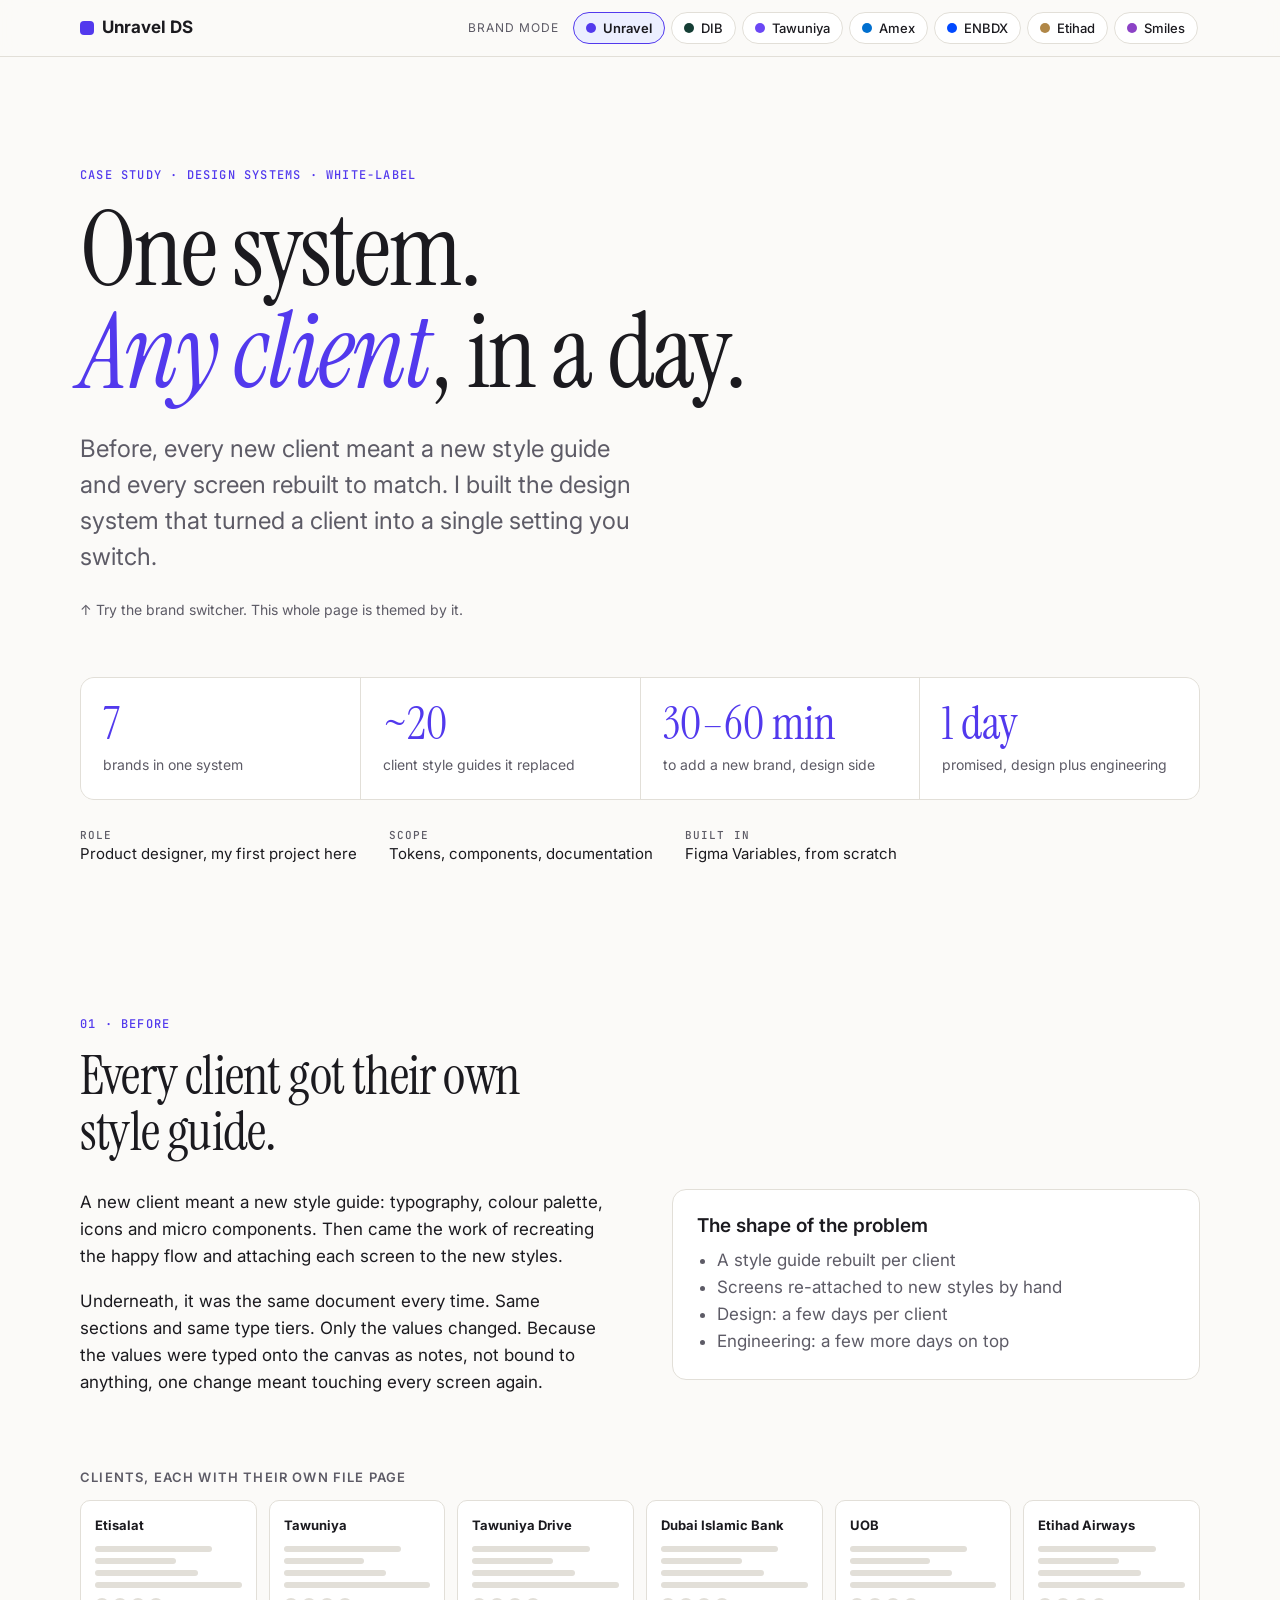
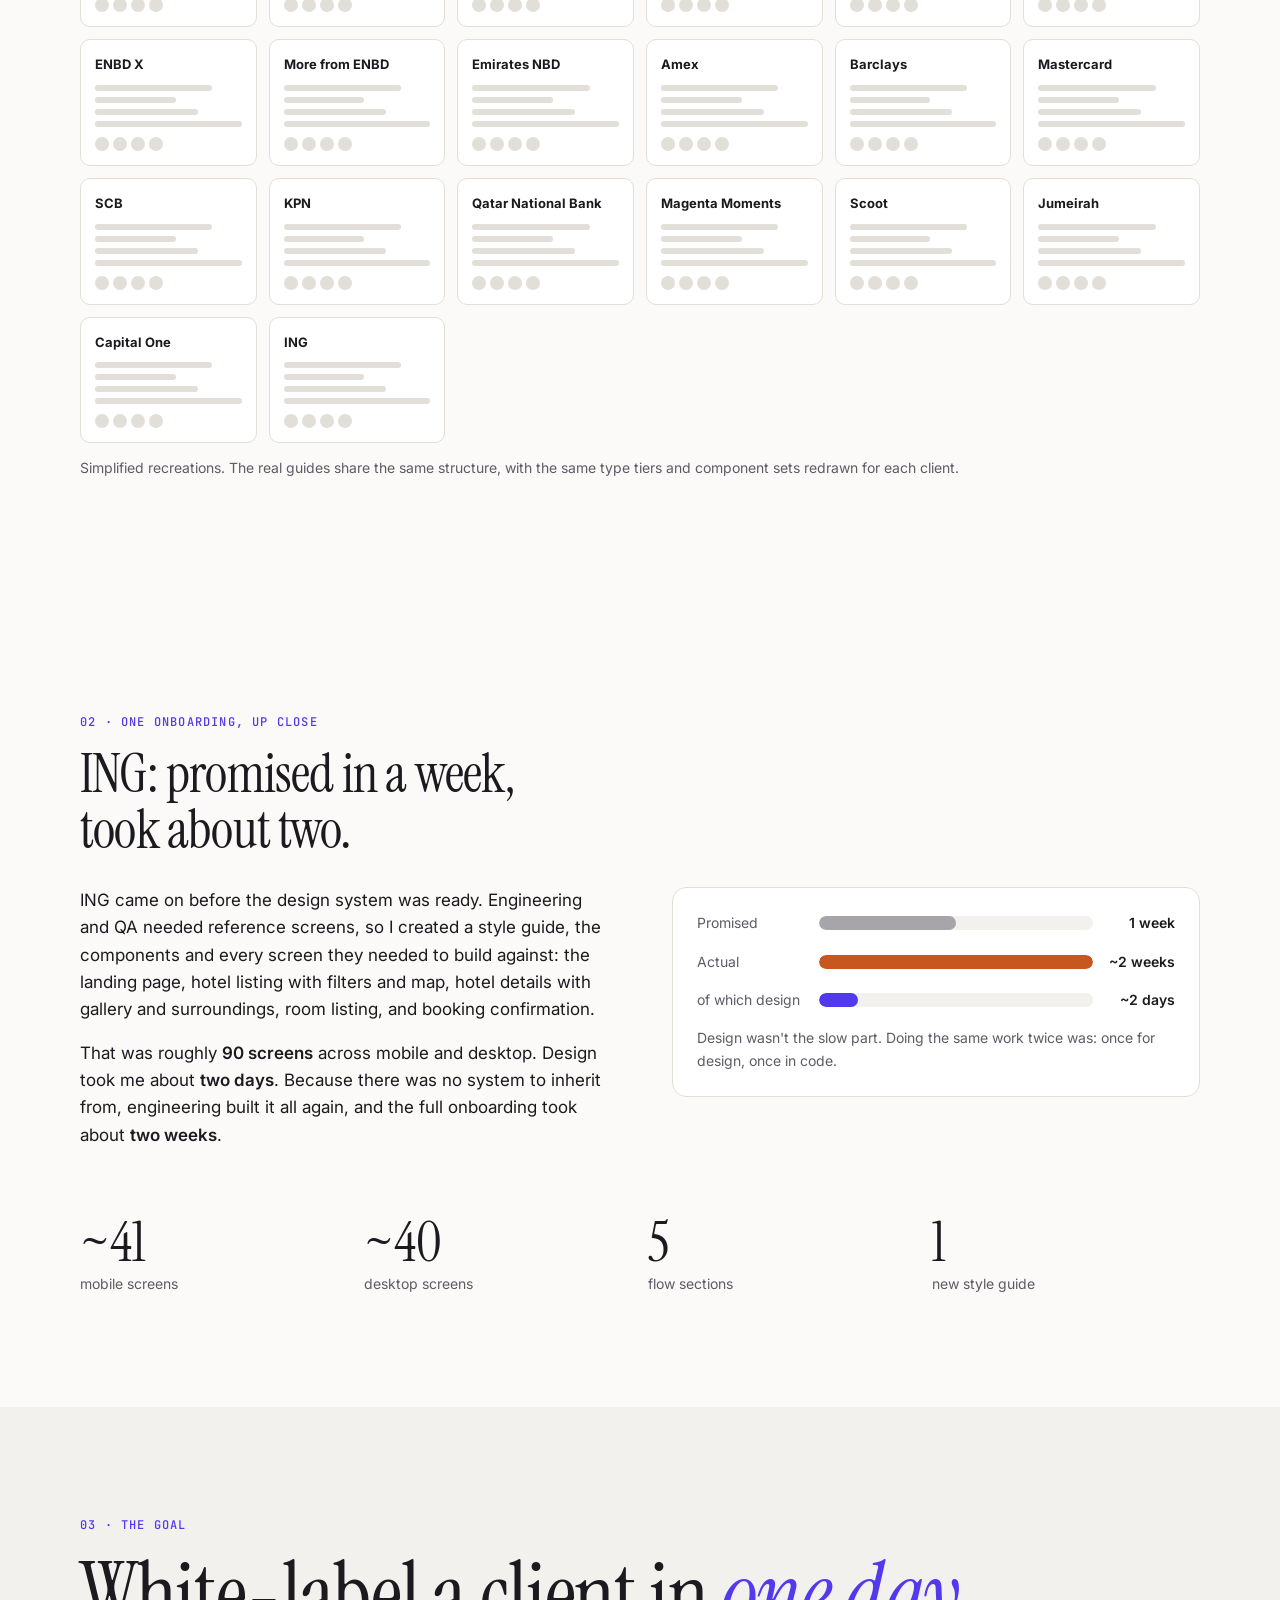
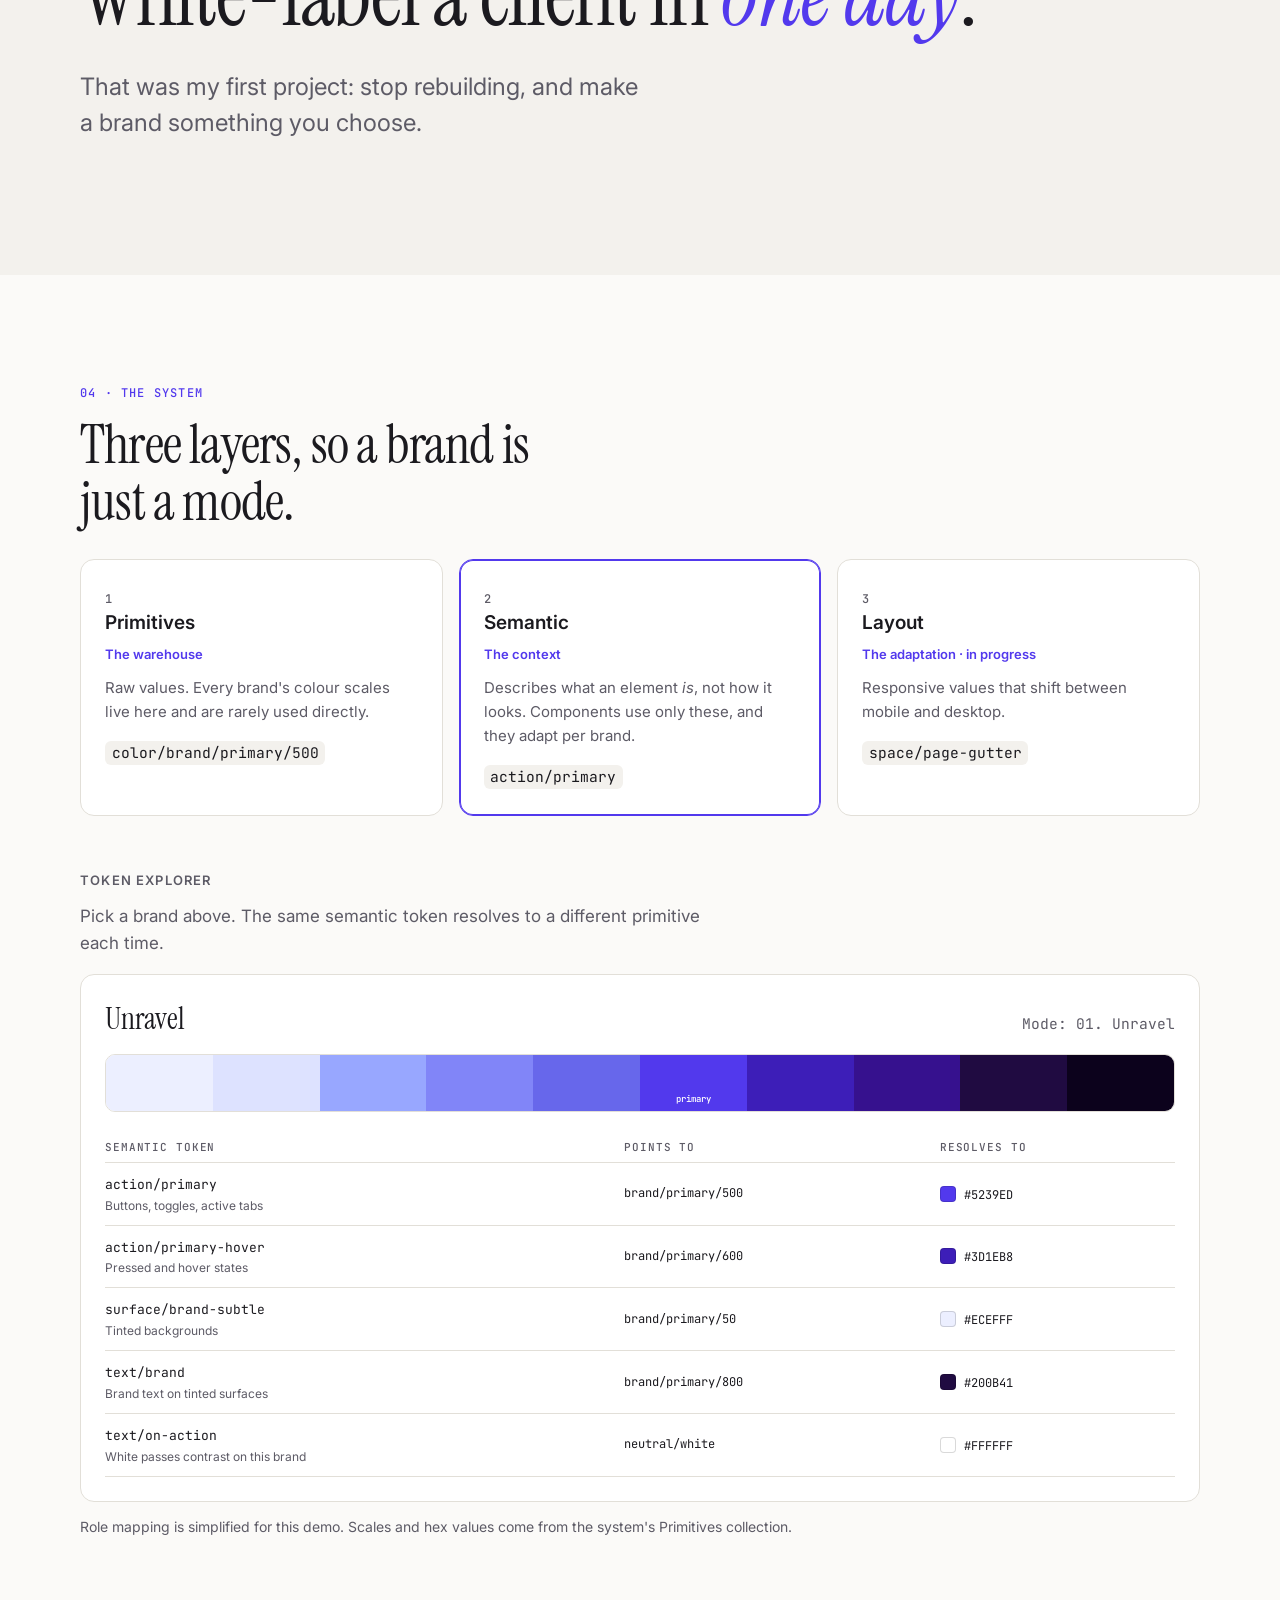
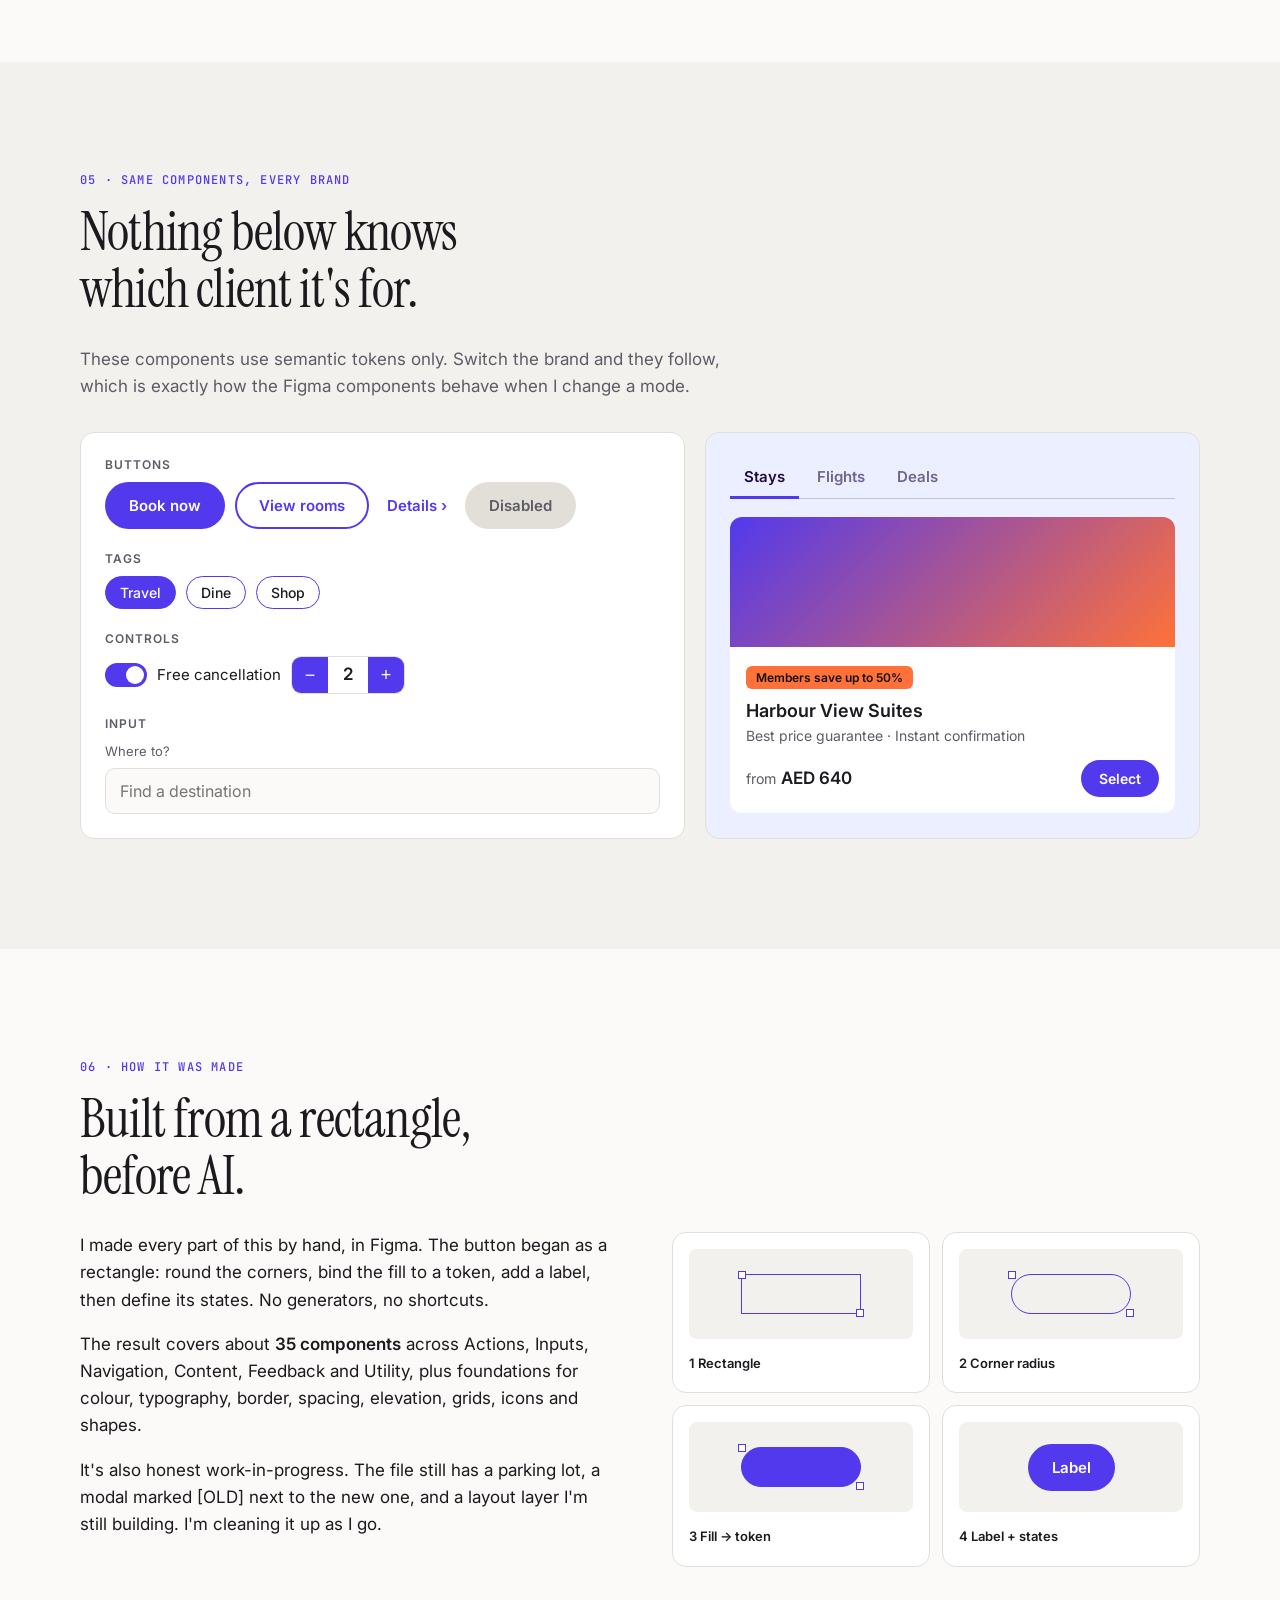
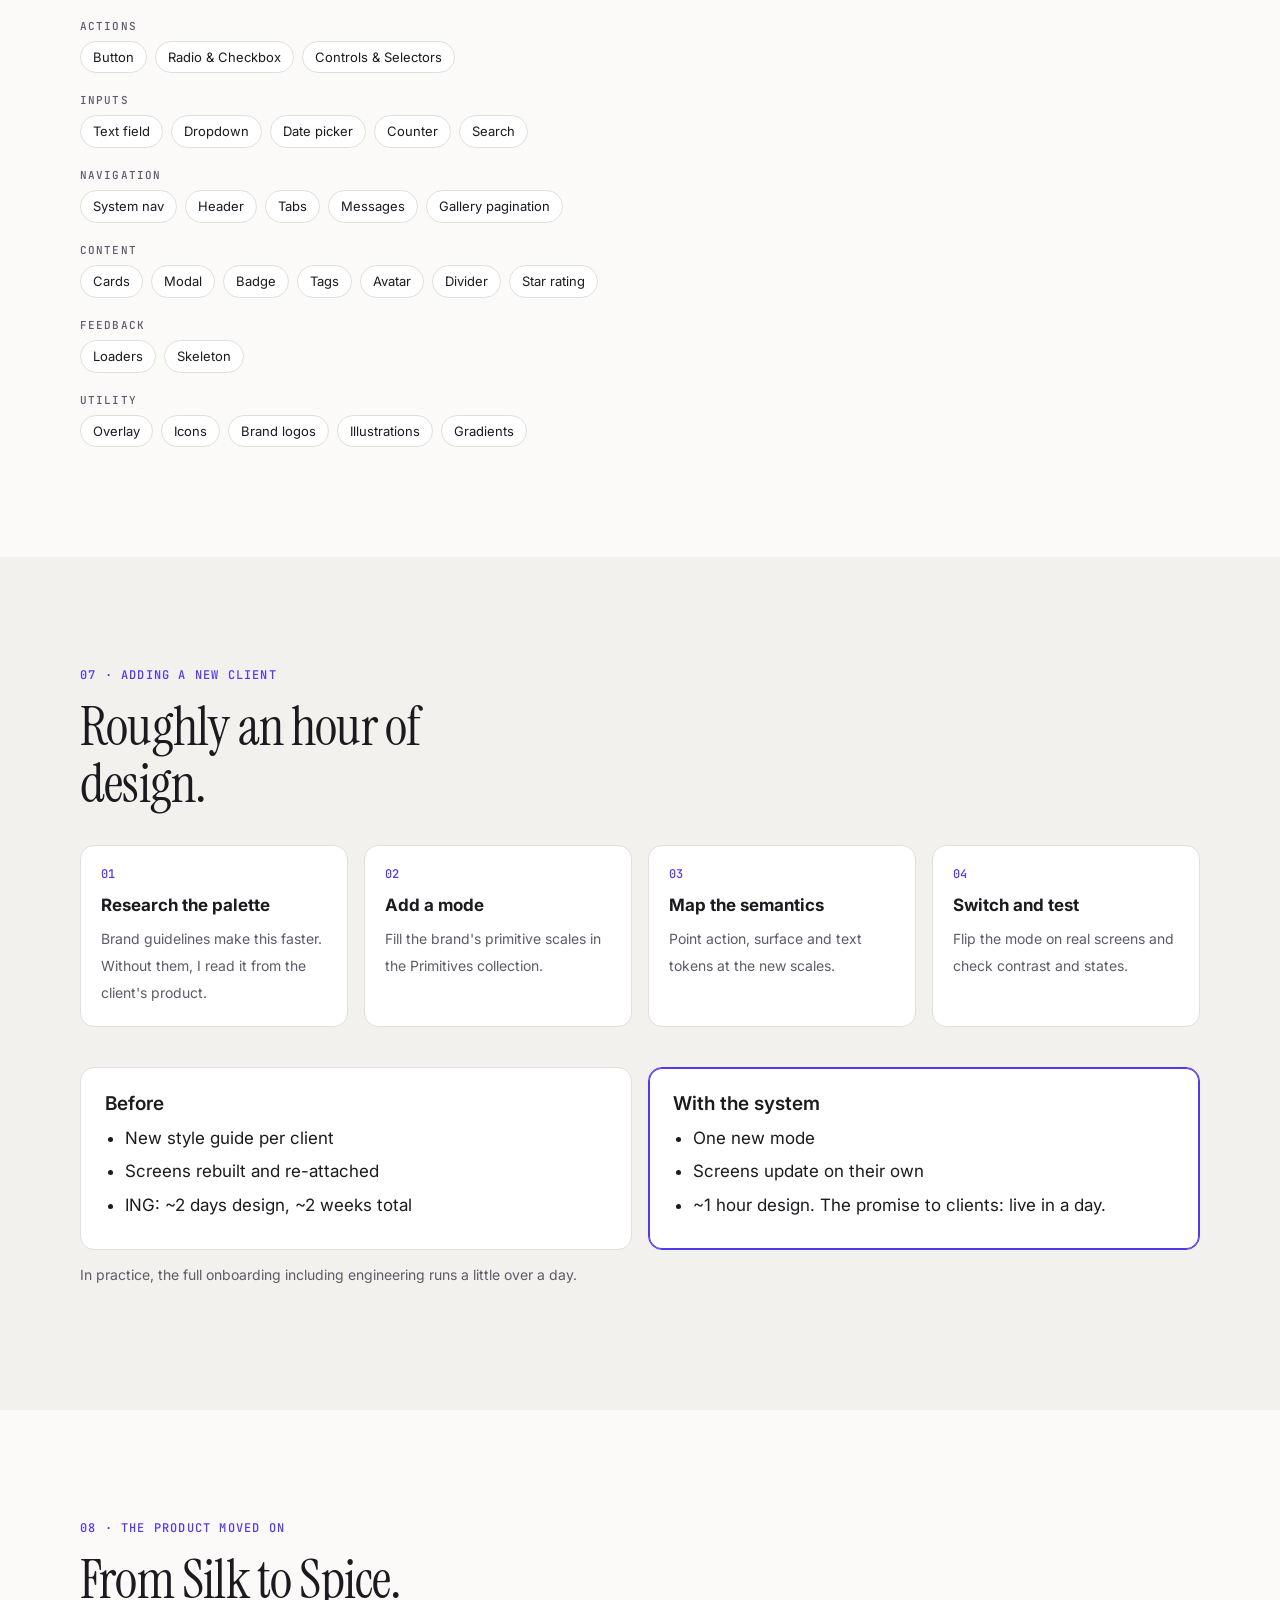
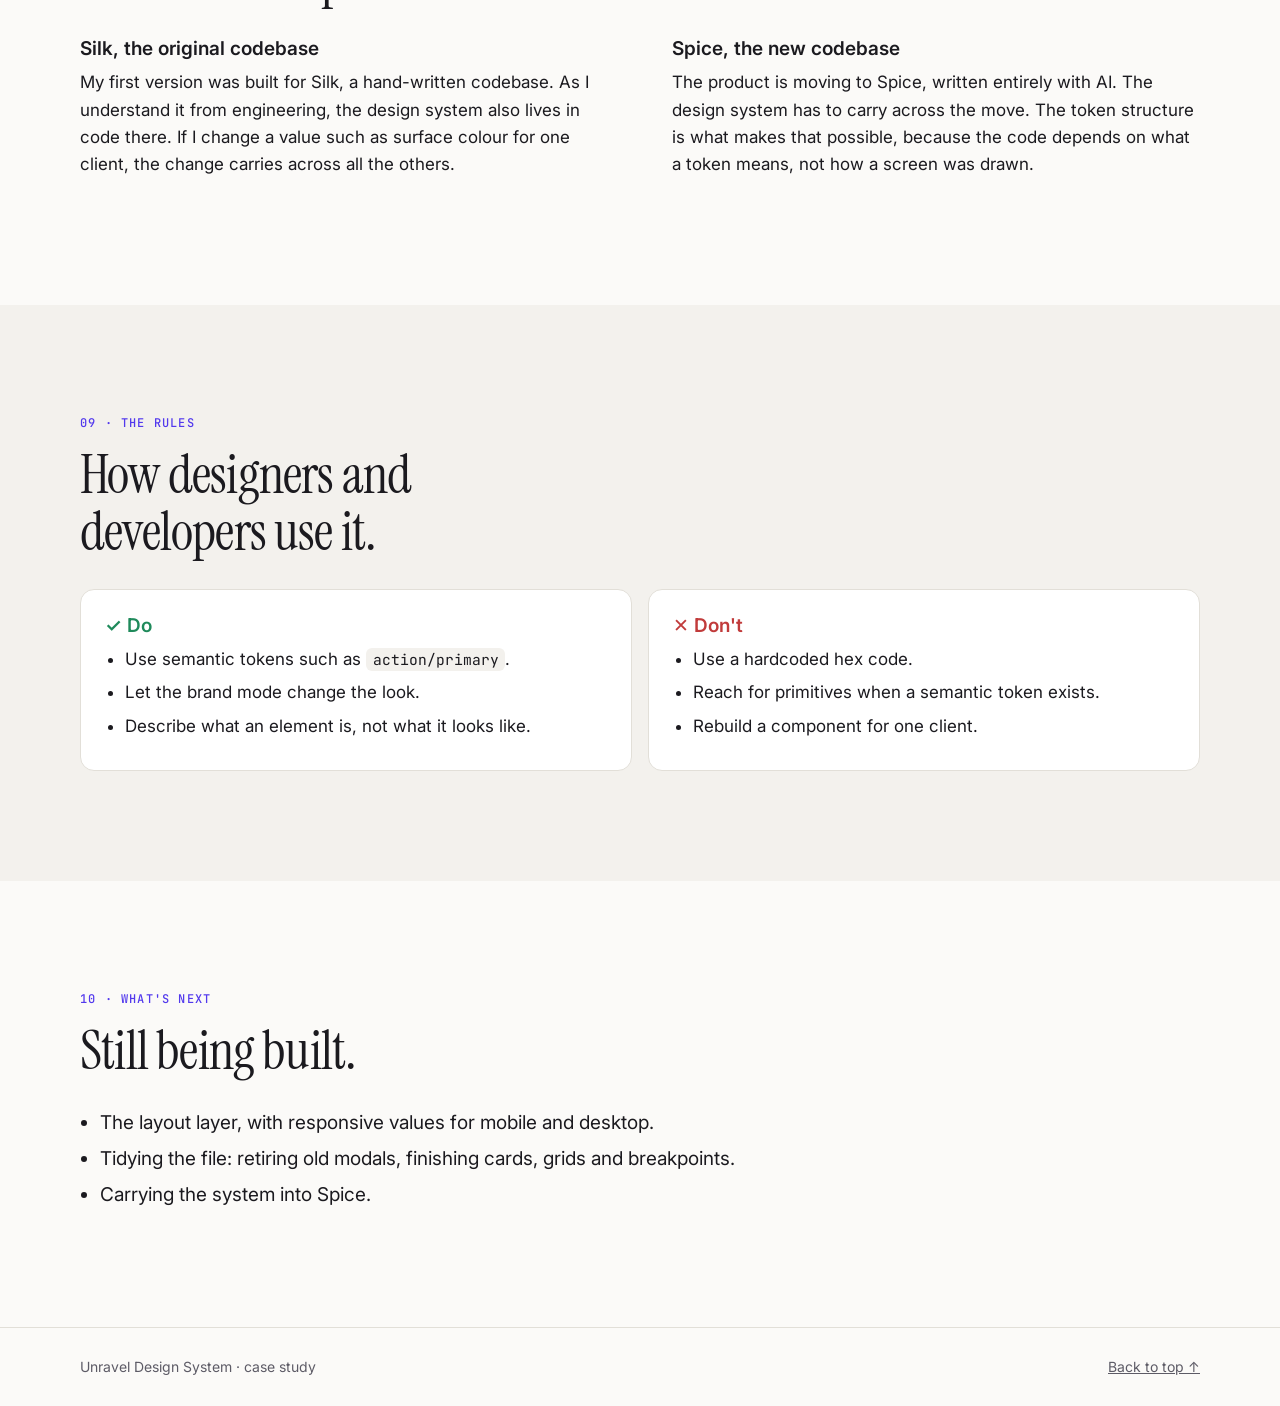
<file: index.html>
<!doctype html>
<html lang="en">
<head>
<meta charset="utf-8">
<meta name="viewport" content="width=device-width, initial-scale=1">
<title>Unravel Design System</title>
<meta name="description" content="A case study: replacing per-client style guides with one token-based design system that white-labels a client in a day.">
<link rel="preconnect" href="https://fonts.googleapis.com">
<link rel="preconnect" href="https://fonts.gstatic.com" crossorigin>
<link href="https://fonts.googleapis.com/css2?family=Instrument+Serif:ital@0;1&family=Inter:wght@400;500;600;700&family=JetBrains+Mono:wght@400;500&display=swap" rel="stylesheet">
<link rel="stylesheet" href="styles.css">
</head>
<body>

<!-- Brand switcher: re-themes the whole page, like a mode switch in Figma -->
<header class="bar" role="banner">
  <div class="wrap bar__in">
    <a class="bar__title" href="#top">Unravel DS</a>
    <div class="bar__switch" role="group" aria-label="Switch client brand">
      <span class="bar__label">Brand mode</span>
      <div id="brandButtons" class="chips"></div>
    </div>
  </div>
</header>

<main id="top">

<!-- HERO -->
<section class="hero wrap">
  <p class="eyebrow">Case study · Design systems · White-label</p>
  <h1>One system.<br><em>Any client</em>, in a day.</h1>
  <p class="lede">Before, every new client meant a new style guide and every screen rebuilt to match. I built the design system that turned a client into a single setting you switch.</p>
  <p class="hint">↑ Try the brand switcher. This whole page is themed by it.</p>

  <dl class="facts">
    <div><dt>7</dt><dd>brands in one system</dd></div>
    <div><dt>~20</dt><dd>client style guides it replaced</dd></div>
    <div><dt>30–60 min</dt><dd>to add a new brand, design side</dd></div>
    <div><dt>1 day</dt><dd>promised, design plus engineering</dd></div>
  </dl>

  <ul class="meta">
    <li><span>Role</span>Product designer, my first project here</li>
    <li><span>Scope</span>Tokens, components, documentation</li>
    <li><span>Built in</span>Figma Variables, from scratch</li>
  </ul>
</section>

<!-- BEFORE -->
<section class="sec wrap" id="before">
  <p class="eyebrow">01 · Before</p>
  <h2>Every client got their own style guide.</h2>
  <div class="two">
    <div>
      <p>A new client meant a new style guide: typography, colour palette, icons and micro components. Then came the work of recreating the happy flow and attaching each screen to the new styles.</p>
      <p>Underneath, it was the same document every time. Same sections and same type tiers. Only the values changed. Because the values were typed onto the canvas as notes, not bound to anything, one change meant touching every screen again.</p>
    </div>
    <div class="callout">
      <h3>The shape of the problem</h3>
      <ul>
        <li>A style guide rebuilt per client</li>
        <li>Screens re-attached to new styles by hand</li>
        <li>Design: a few days per client</li>
        <li>Engineering: a few more days on top</li>
      </ul>
    </div>
  </div>

  <h3 class="small">Clients, each with their own file page</h3>
  <div id="clientWall" class="wall" aria-label="Client style guides"></div>
  <p class="note">Simplified recreations. The real guides share the same structure, with the same type tiers and component sets redrawn for each client.</p>
</section>

<!-- ING -->
<section class="sec wrap" id="ing">
  <p class="eyebrow">02 · One onboarding, up close</p>
  <h2>ING: promised in a week, took about two.</h2>
  <div class="two">
    <div>
      <p>ING came on before the design system was ready. Engineering and QA needed reference screens, so I created a style guide, the components and every screen they needed to build against: the landing page, hotel listing with filters and map, hotel details with gallery and surroundings, room listing, and booking confirmation.</p>
      <p>That was roughly <strong>90 screens</strong> across mobile and desktop. Design took me about <strong>two days</strong>. Because there was no system to inherit from, engineering built it all again, and the full onboarding took about <strong>two weeks</strong>.</p>
    </div>
    <figure class="bars" aria-label="ING onboarding timeline">
      <div class="bar-row"><span>Promised</span><div class="track"><i style="--w:50%" class="b b--muted"></i></div><b>1 week</b></div>
      <div class="bar-row"><span>Actual</span><div class="track"><i style="--w:100%" class="b b--warn"></i></div><b>~2 weeks</b></div>
      <div class="bar-row"><span>of which design</span><div class="track"><i style="--w:14.3%" class="b b--brand"></i></div><b>~2 days</b></div>
      <figcaption>Design wasn't the slow part. Doing the same work twice was: once for design, once in code.</figcaption>
    </figure>
  </div>

  <div class="stats">
    <div><b>~41</b><span>mobile screens</span></div>
    <div><b>~40</b><span>desktop screens</span></div>
    <div><b>5</b><span>flow sections</span></div>
    <div><b>1</b><span>new style guide</span></div>
  </div>
</section>

<!-- GOAL -->
<section class="sec sec--tint">
  <div class="wrap">
    <p class="eyebrow">03 · The goal</p>
    <h2 class="big">White-label a client in <em>one day</em>.</h2>
    <p class="lede">That was my first project: stop rebuilding, and make a brand something you choose.</p>
  </div>
</section>

<!-- SYSTEM -->
<section class="sec wrap" id="system">
  <p class="eyebrow">04 · The system</p>
  <h2>Three layers, so a brand is just a mode.</h2>
  <div class="layers">
    <article>
      <span class="n">1</span>
      <h3>Primitives</h3>
      <p class="tag">The warehouse</p>
      <p>Raw values. Every brand's colour scales live here and are rarely used directly.</p>
      <code>color/brand/primary/500</code>
    </article>
    <article class="hl">
      <span class="n">2</span>
      <h3>Semantic</h3>
      <p class="tag">The context</p>
      <p>Describes what an element <em>is</em>, not how it looks. Components use only these, and they adapt per brand.</p>
      <code>action/primary</code>
    </article>
    <article>
      <span class="n">3</span>
      <h3>Layout</h3>
      <p class="tag">The adaptation · in progress</p>
      <p>Responsive values that shift between mobile and desktop.</p>
      <code>space/page-gutter</code>
    </article>
  </div>

  <h3 class="small">Token explorer</h3>
  <p class="sub">Pick a brand above. The same semantic token resolves to a different primitive each time.</p>
  <div class="explorer" aria-live="polite">
    <div class="explorer__head">
      <b id="exBrand">Unravel</b>
      <span id="exMode" class="mono">Mode: 01. Unravel</span>
    </div>
    <div id="exRamp" class="ramp" aria-label="Primary colour scale"></div>
    <table class="tokens">
      <thead><tr><th>Semantic token</th><th>Points to</th><th>Resolves to</th></tr></thead>
      <tbody id="exRows"></tbody>
    </table>
  </div>
  <p class="note">Role mapping is simplified for this demo. Scales and hex values come from the system's Primitives collection.</p>
</section>

<!-- LIVE DEMO -->
<section class="sec sec--tint" id="demo">
  <div class="wrap">
    <p class="eyebrow">05 · Same components, every brand</p>
    <h2>Nothing below knows which client it's for.</h2>
    <p class="sub">These components use semantic tokens only. Switch the brand and they follow, which is exactly how the Figma components behave when I change a mode.</p>

    <div class="demo">
      <div class="panel">
        <h4>Buttons</h4>
        <div class="row">
          <button class="btn btn--primary">Book now</button>
          <button class="btn btn--secondary">View rooms</button>
          <button class="btn btn--tertiary">Details ›</button>
          <button class="btn btn--primary" disabled>Disabled</button>
        </div>
        <h4>Tags</h4>
        <div class="row" id="tagRow">
          <button class="tagc is-on" aria-pressed="true">Travel</button>
          <button class="tagc" aria-pressed="false">Dine</button>
          <button class="tagc" aria-pressed="false">Shop</button>
        </div>
        <h4>Controls</h4>
        <div class="row">
          <label class="sw"><input type="checkbox" checked><span class="sw__t"></span>Free cancellation</label>
          <div class="stepper" aria-label="Guests">
            <button aria-label="Fewer guests" id="minus">−</button><output id="count">2</output><button aria-label="More guests" id="plus">+</button>
          </div>
        </div>
        <h4>Input</h4>
        <label class="field"><span>Where to?</span><input type="text" placeholder="Find a destination"></label>
      </div>

      <div class="panel panel--card">
        <div class="tabs" role="tablist">
          <button role="tab" aria-selected="true">Stays</button>
          <button role="tab" aria-selected="false">Flights</button>
          <button role="tab" aria-selected="false">Deals</button>
        </div>
        <article class="hotel">
          <div class="hotel__img" aria-hidden="true"></div>
          <div class="hotel__body">
            <span class="badge">Members save up to 50%</span>
            <h5>Harbour View Suites</h5>
            <p>Best price guarantee · Instant confirmation</p>
            <div class="hotel__foot">
              <div><small>from</small> <strong>AED 640</strong></div>
              <button class="btn btn--primary btn--sm">Select</button>
            </div>
          </div>
        </article>
      </div>
    </div>
  </div>
</section>

<!-- CRAFT -->
<section class="sec wrap" id="craft">
  <p class="eyebrow">06 · How it was made</p>
  <h2>Built from a rectangle, before AI.</h2>
  <div class="two">
    <div>
      <p>I made every part of this by hand, in Figma. The button began as a rectangle: round the corners, bind the fill to a token, add a label, then define its states. No generators, no shortcuts.</p>
      <p>The result covers about <strong>35 components</strong> across Actions, Inputs, Navigation, Content, Feedback and Utility, plus foundations for colour, typography, border, spacing, elevation, grids, icons and shapes.</p>
      <p>It's also honest work-in-progress. The file still has a parking lot, a modal marked [OLD] next to the new one, and a layout layer I'm still building. I'm cleaning it up as I go.</p>
    </div>
    <div class="anatomy" aria-label="Button anatomy, step by step">
      <div class="step"><div class="vis"><i class="rect"></i></div><b>1 Rectangle</b></div>
      <div class="step"><div class="vis"><i class="rect rect--round"></i></div><b>2 Corner radius</b></div>
      <div class="step"><div class="vis"><i class="rect rect--round rect--fill"></i></div><b>3 Fill → token</b></div>
      <div class="step"><div class="vis"><span class="btn btn--primary btn--static">Label</span></div><b>4 Label + states</b></div>
    </div>
  </div>
  <div class="inv" id="inventory"></div>
</section>

<!-- ONBOARD -->
<section class="sec sec--tint" id="onboard">
  <div class="wrap">
    <p class="eyebrow">07 · Adding a new client</p>
    <h2>Roughly an hour of design.</h2>
    <ol class="steps">
      <li><b>Research the palette</b><span>Brand guidelines make this faster. Without them, I read it from the client's product.</span></li>
      <li><b>Add a mode</b><span>Fill the brand's primitive scales in the Primitives collection.</span></li>
      <li><b>Map the semantics</b><span>Point action, surface and text tokens at the new scales.</span></li>
      <li><b>Switch and test</b><span>Flip the mode on real screens and check contrast and states.</span></li>
    </ol>
    <div class="compare">
      <div>
        <h3>Before</h3>
        <ul><li>New style guide per client</li><li>Screens rebuilt and re-attached</li><li>ING: ~2 days design, ~2 weeks total</li></ul>
      </div>
      <div class="hl">
        <h3>With the system</h3>
        <ul><li>One new mode</li><li>Screens update on their own</li><li>~1 hour design. The promise to clients: live in a day.</li></ul>
      </div>
    </div>
    <p class="note">In practice, the full onboarding including engineering runs a little over a day.</p>
  </div>
</section>

<!-- EVOLUTION -->
<section class="sec wrap" id="evolve">
  <p class="eyebrow">08 · The product moved on</p>
  <h2>From Silk to Spice.</h2>
  <div class="two">
    <div>
      <h3>Silk, the original codebase</h3>
      <p>My first version was built for Silk, a hand-written codebase. As I understand it from engineering, the design system also lives in code there. If I change a value such as surface colour for one client, the change carries across all the others.</p>
    </div>
    <div>
      <h3>Spice, the new codebase</h3>
      <p>The product is moving to Spice, written entirely with AI. The design system has to carry across the move. The token structure is what makes that possible, because the code depends on what a token means, not how a screen was drawn.</p>
    </div>
  </div>
</section>

<!-- HANDOFF -->
<section class="sec sec--tint" id="rules">
  <div class="wrap">
    <p class="eyebrow">09 · The rules</p>
    <h2>How designers and developers use it.</h2>
    <div class="dd">
      <div class="do"><h3>✓ Do</h3><ul>
        <li>Use semantic tokens such as <code>action/primary</code>.</li>
        <li>Let the brand mode change the look.</li>
        <li>Describe what an element is, not what it looks like.</li></ul></div>
      <div class="dont"><h3>✕ Don't</h3><ul>
        <li>Use a hardcoded hex code.</li>
        <li>Reach for primitives when a semantic token exists.</li>
        <li>Rebuild a component for one client.</li></ul></div>
    </div>
  </div>
</section>

<!-- NEXT -->
<section class="sec wrap" id="next">
  <p class="eyebrow">10 · What's next</p>
  <h2>Still being built.</h2>
  <ul class="next">
    <li>The layout layer, with responsive values for mobile and desktop.</li>
    <li>Tidying the file: retiring old modals, finishing cards, grids and breakpoints.</li>
    <li>Carrying the system into Spice.</li>
  </ul>
</section>

</main>

<footer class="foot">
  <div class="wrap foot__in">
    <span>Unravel Design System · case study</span>
    <a href="#top">Back to top ↑</a>
  </div>
</footer>

<script src="app.js"></script>
</body>
</html>
</file>
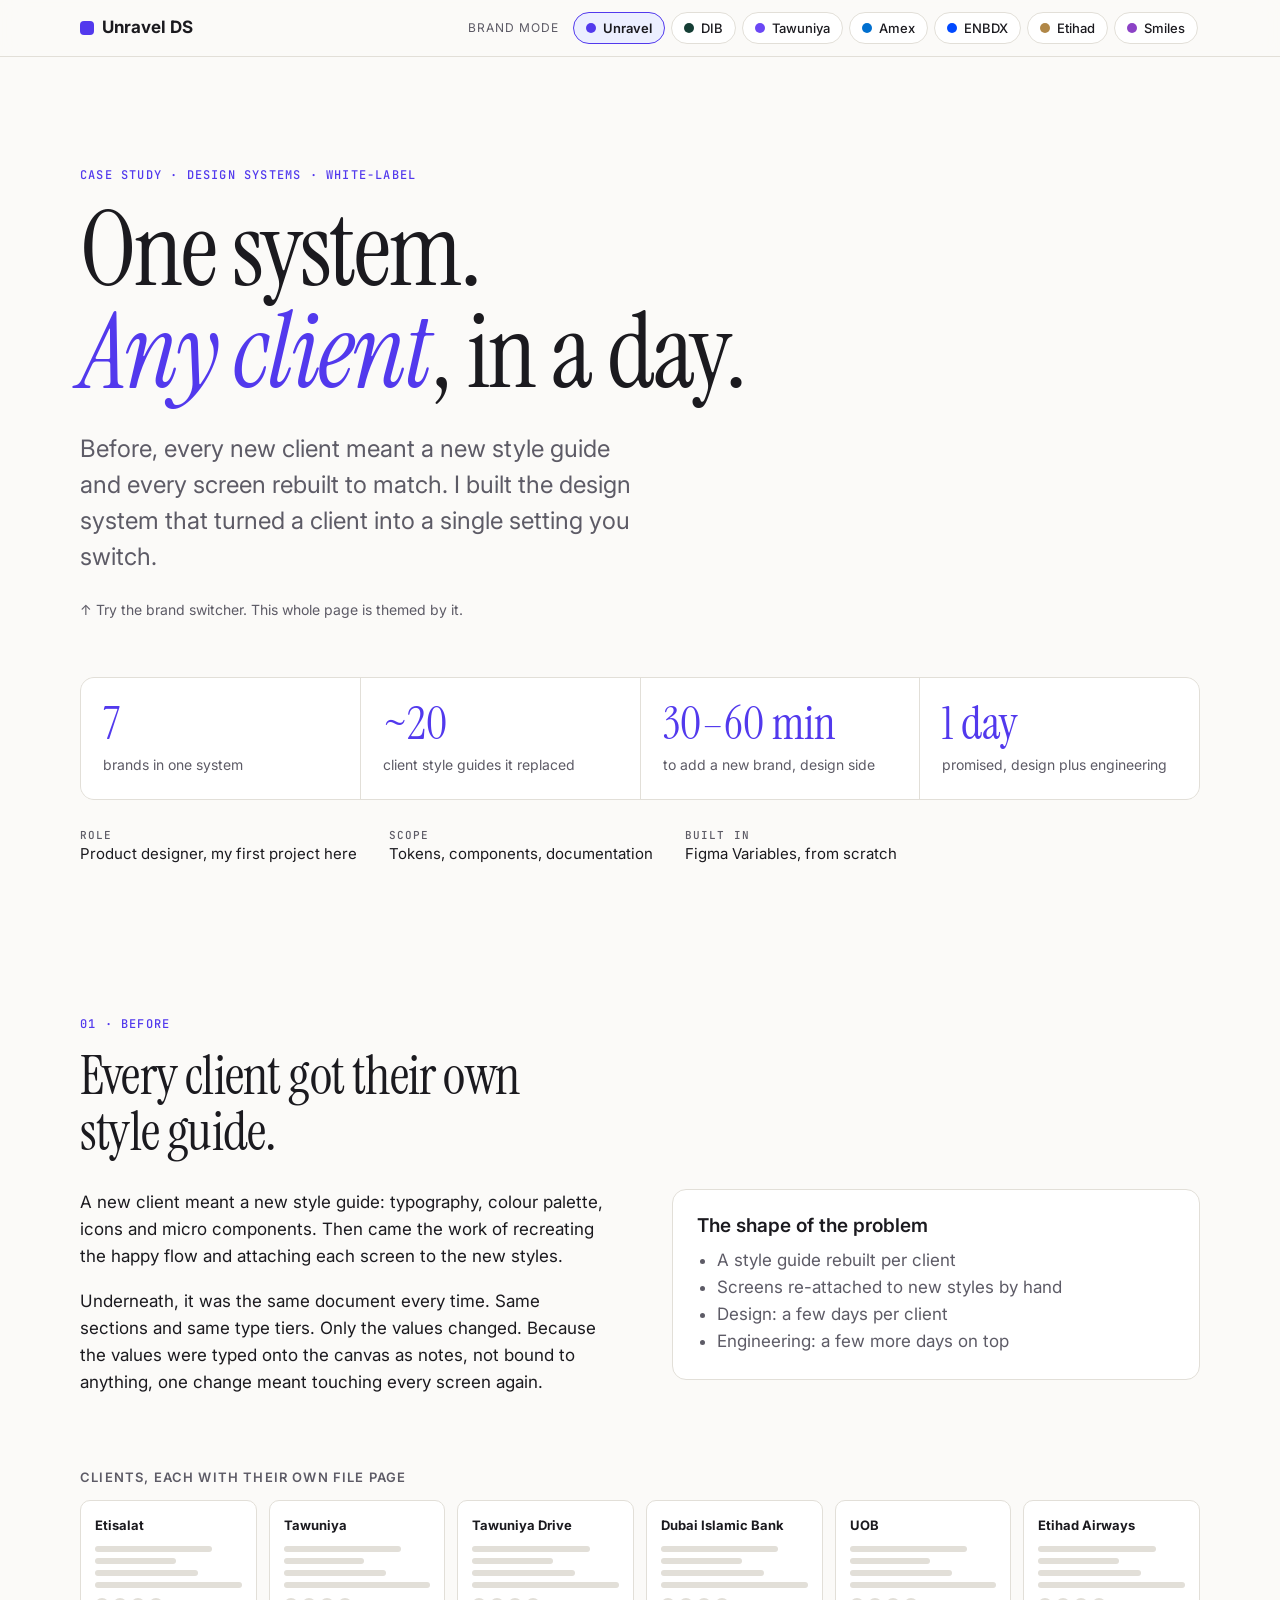
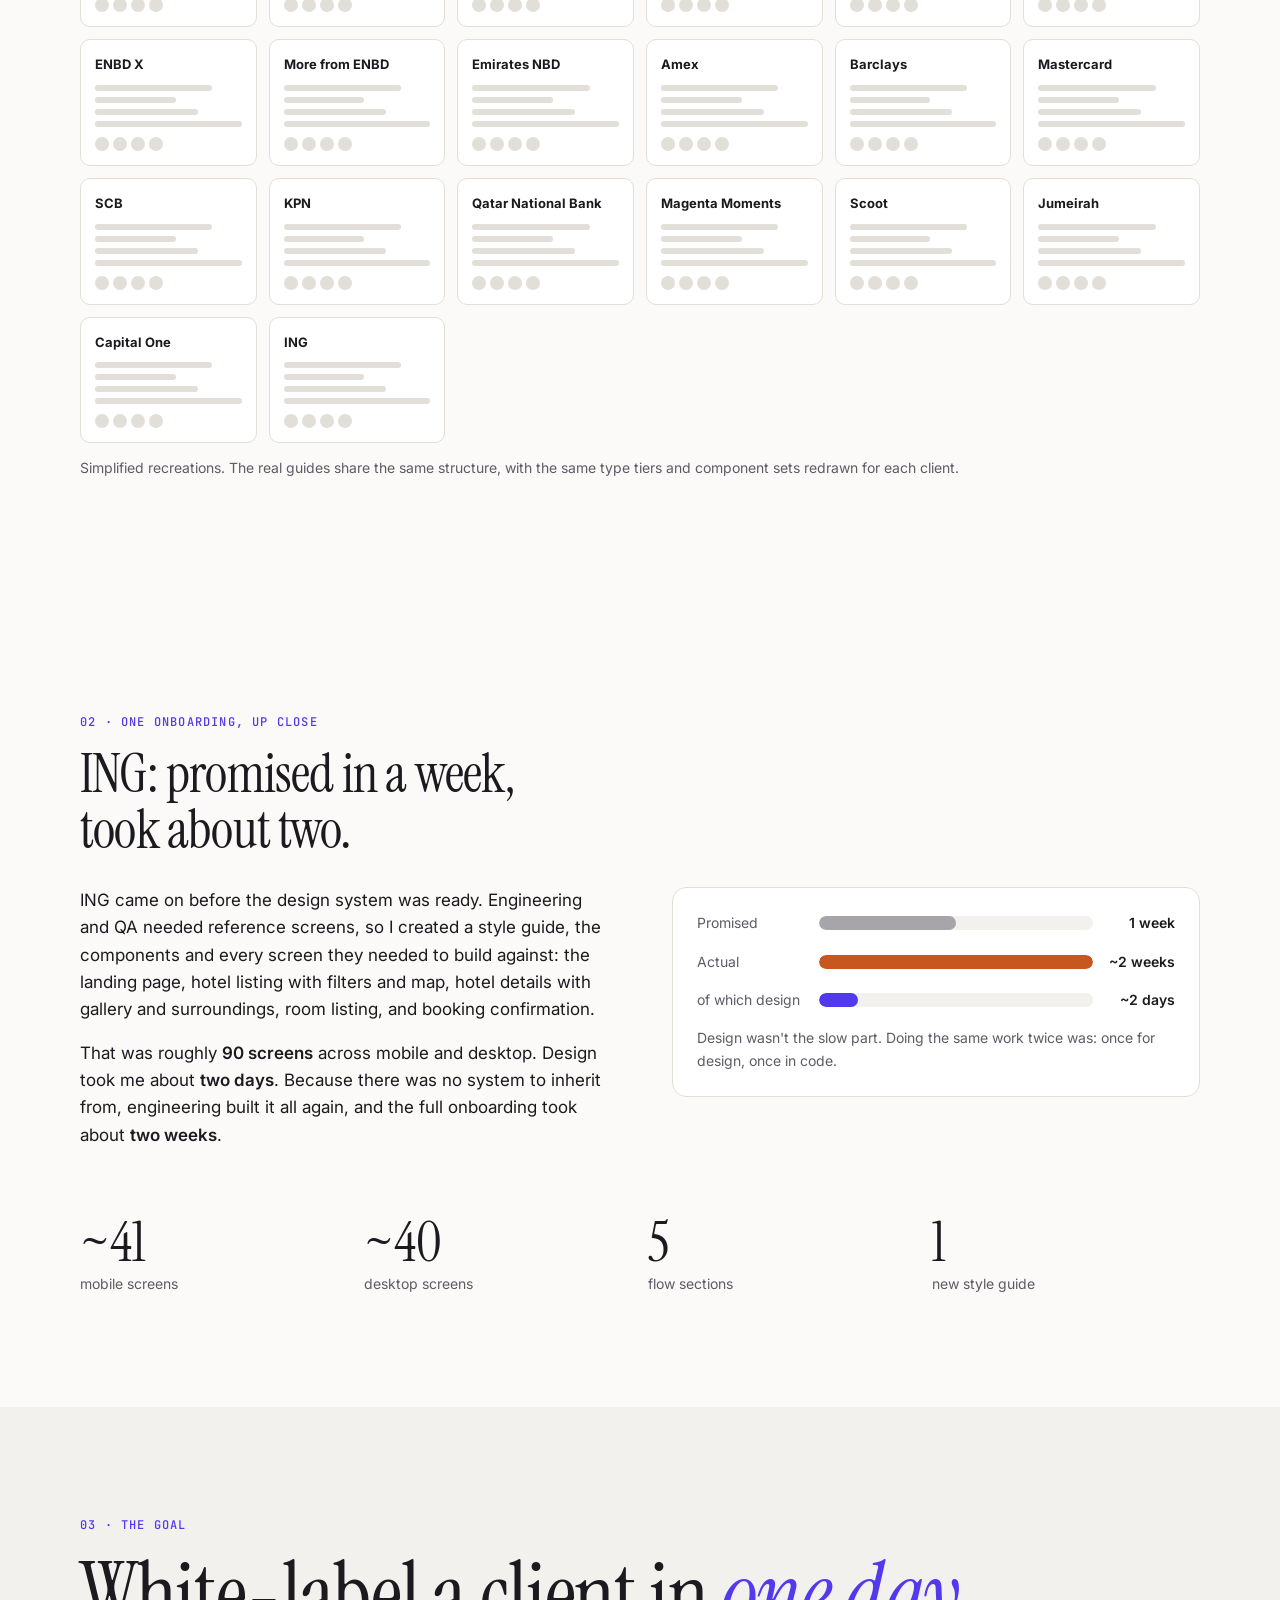
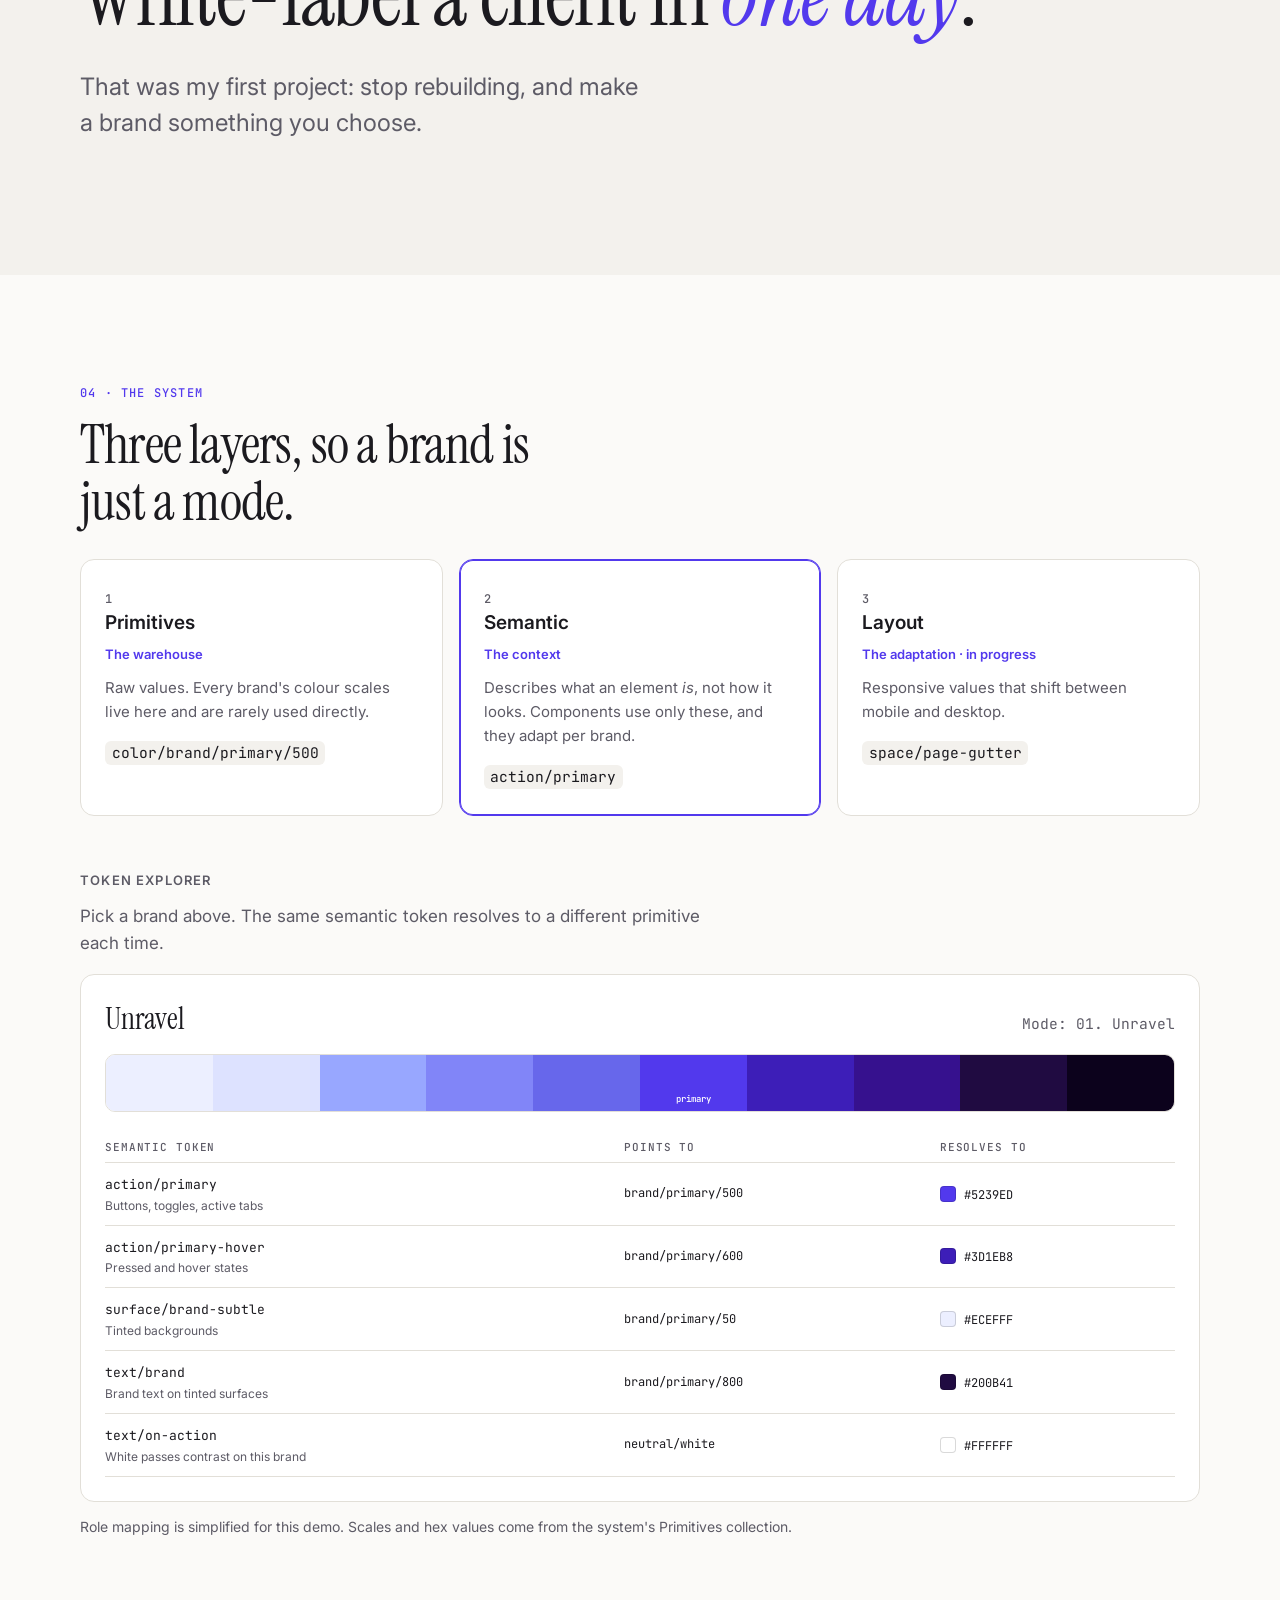
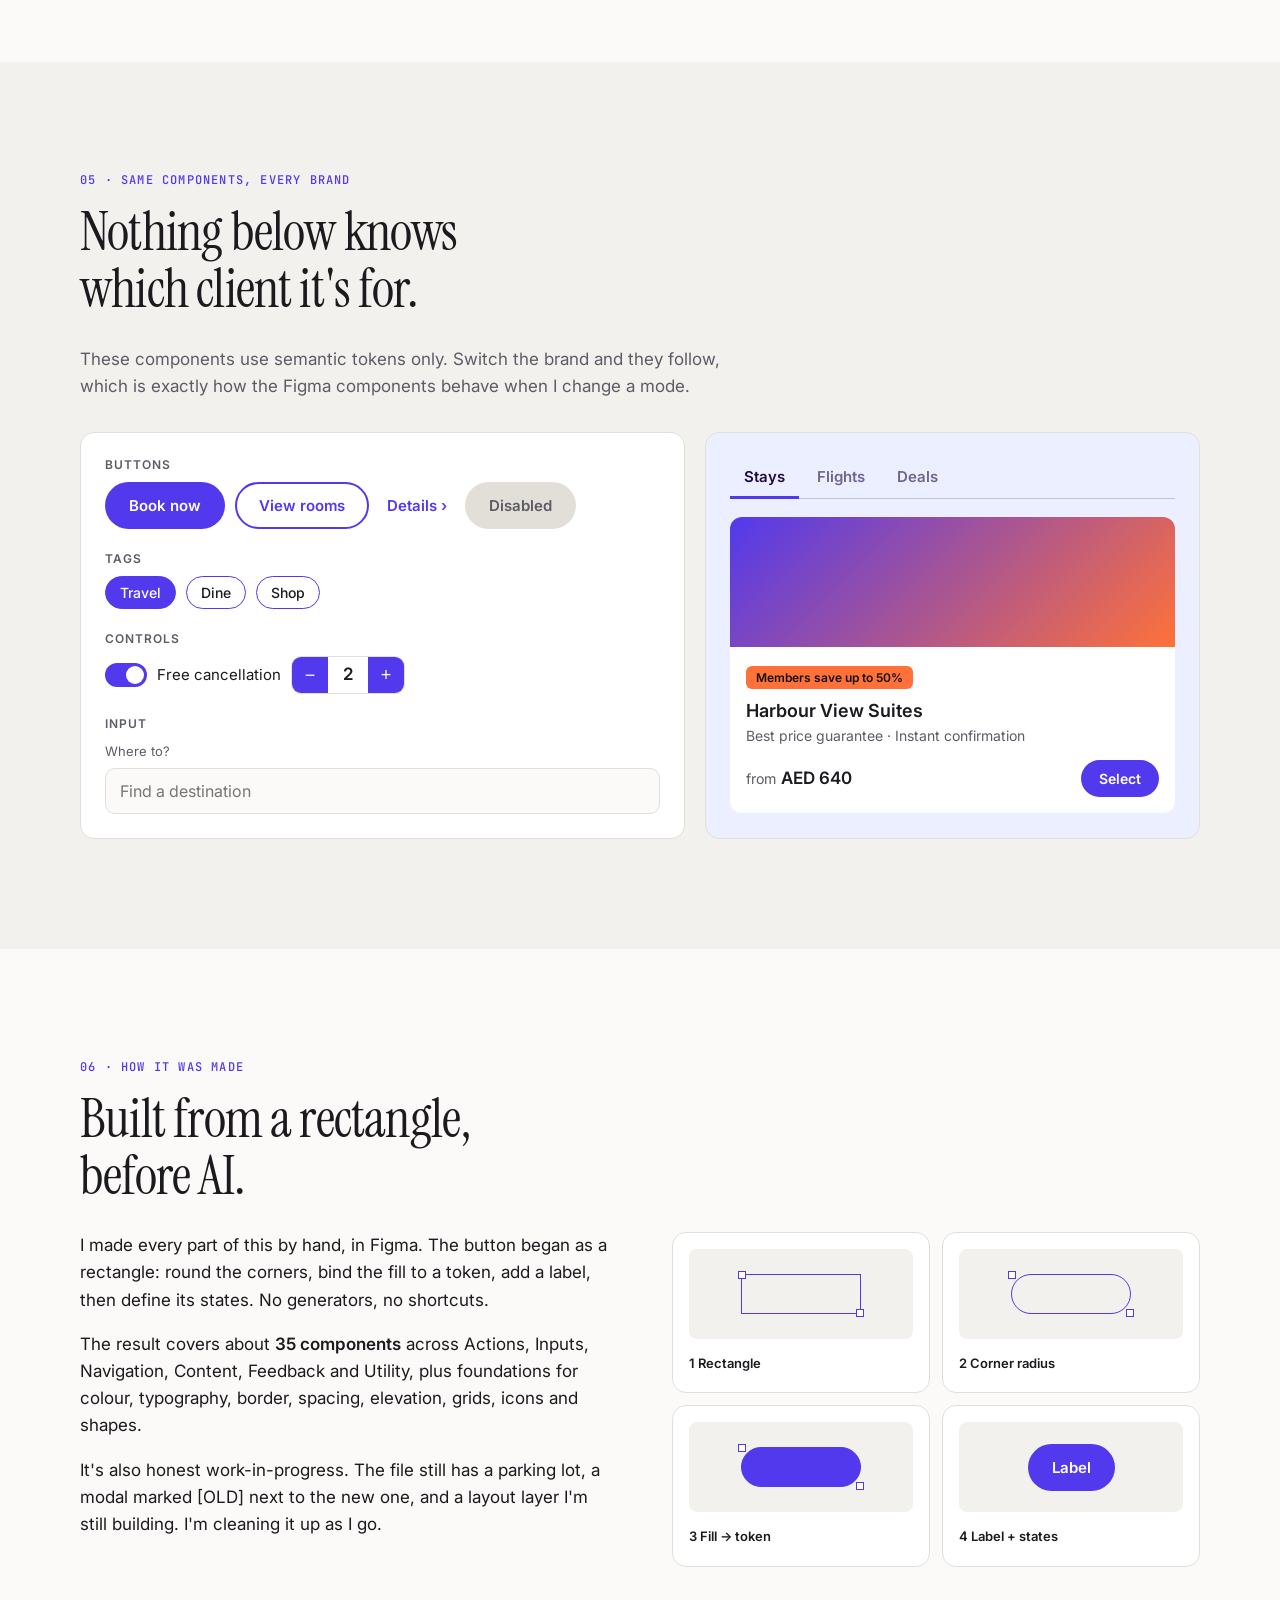
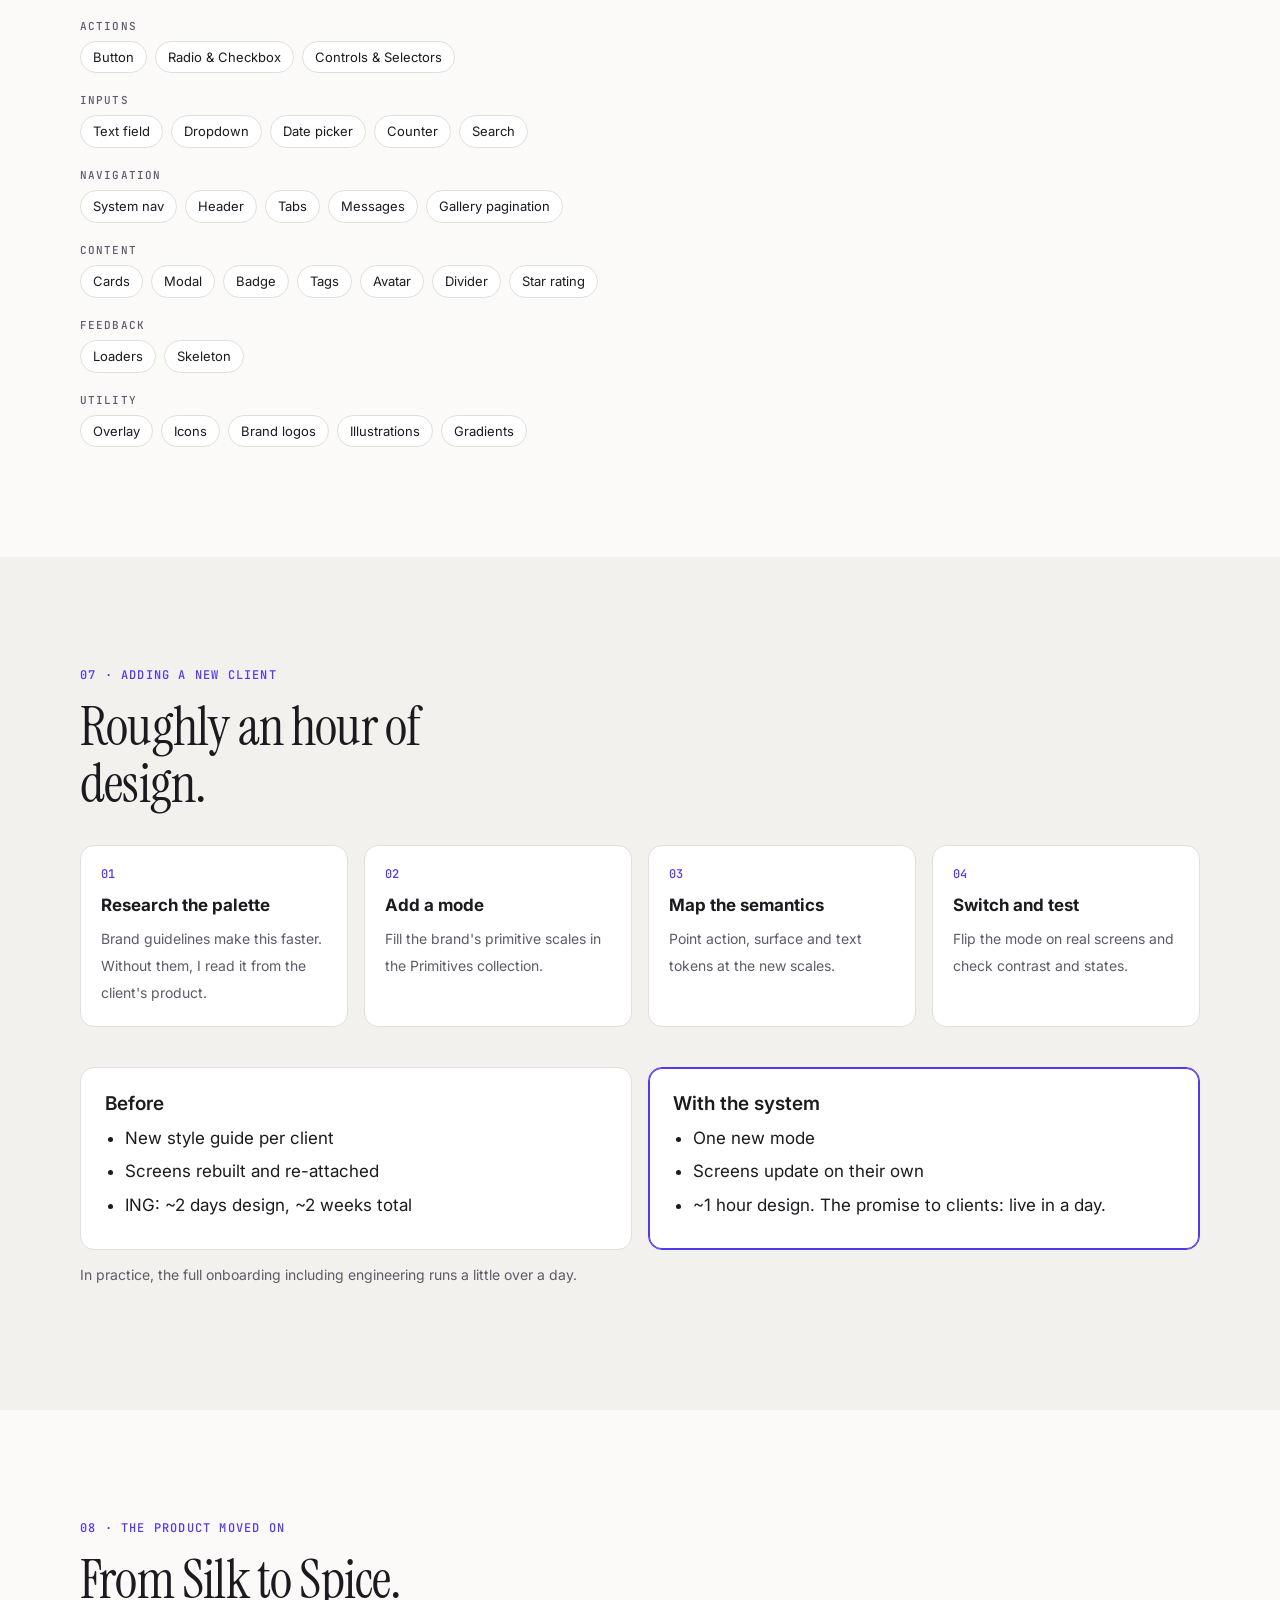
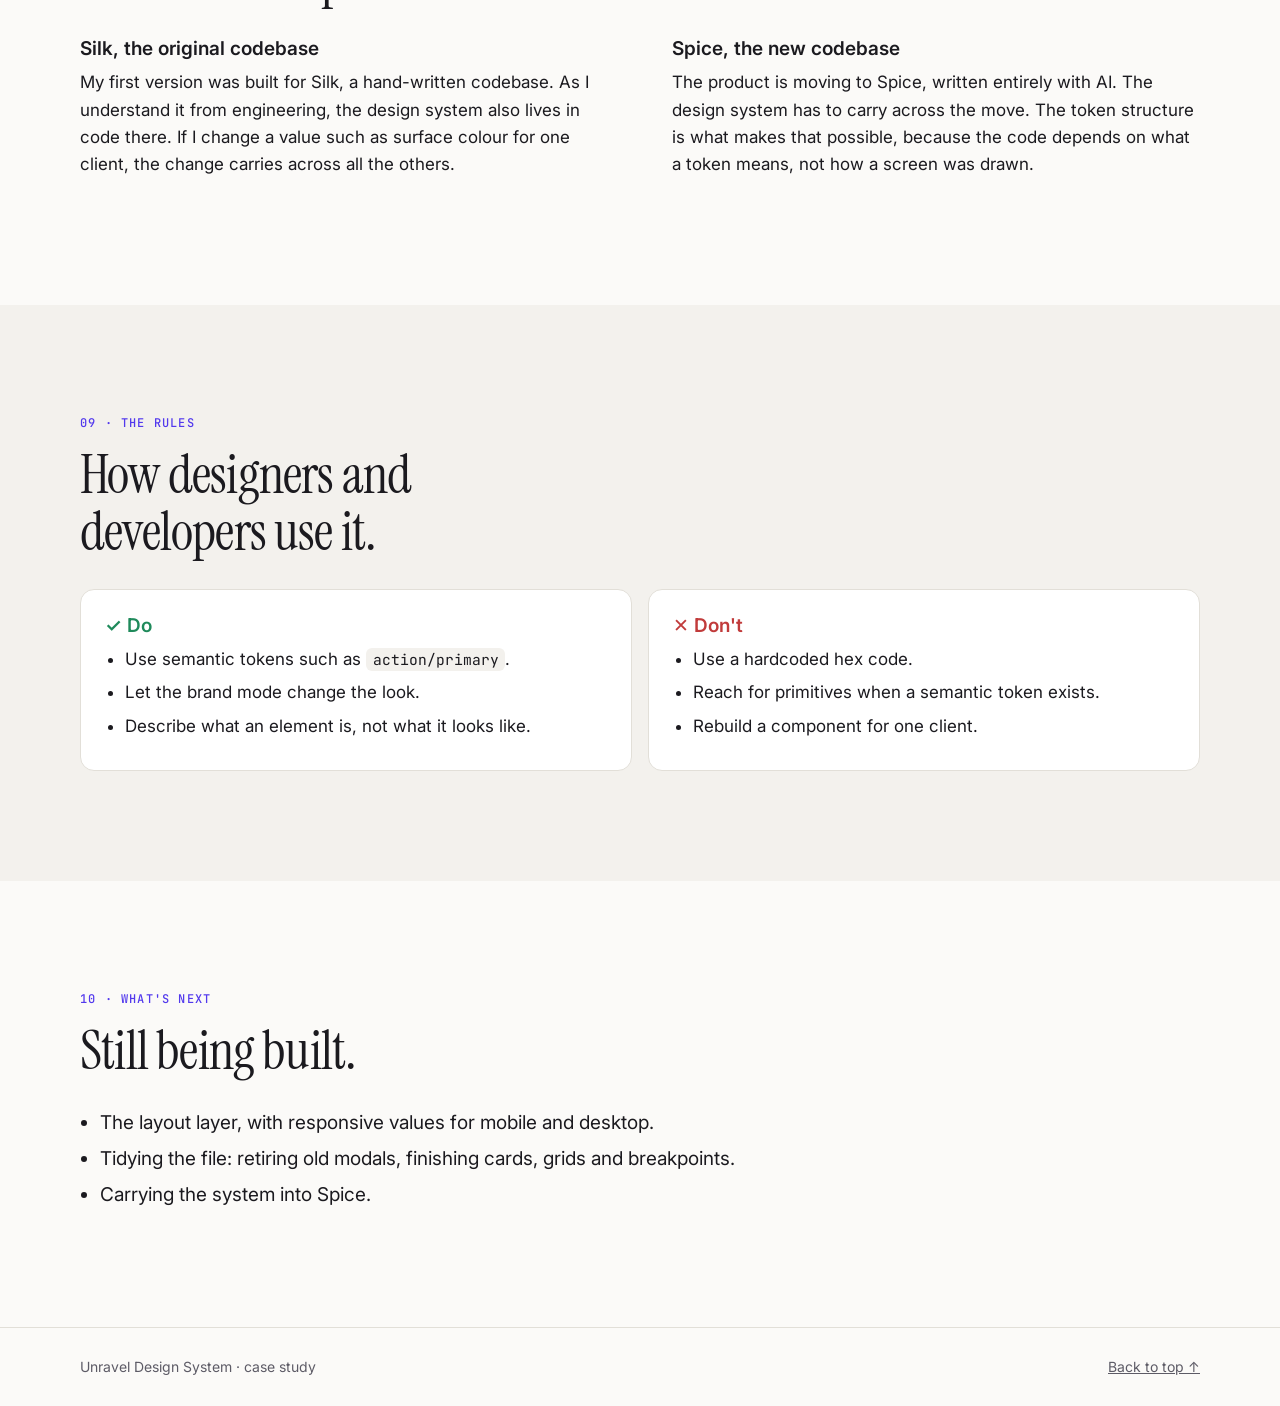
<file: preview.html>
<!doctype html>
<html lang="en">
<head>
<meta charset="utf-8">
<meta name="viewport" content="width=device-width, initial-scale=1">
<title>Unravel Design System</title>
<meta name="description" content="A case study: replacing per-client style guides with one token-based design system that white-labels a client in a day.">
<link rel="preconnect" href="https://fonts.googleapis.com">
<link rel="preconnect" href="https://fonts.gstatic.com" crossorigin>
<link href="https://fonts.googleapis.com/css2?family=Instrument+Serif:ital@0;1&family=Inter:wght@400;500;600;700&family=JetBrains+Mono:wght@400;500&display=swap" rel="stylesheet">
<style>
/* ---------- Tokens ----------
   Two sets, mirroring the system itself:
   1. Page neutrals (fixed)
   2. Brand tokens (set per client by app.js: --brand, --brand-hover, --brand-soft, --brand-accent, --brand-ink, --on-brand)
*/
:root {
  --bg: #fbfaf8;
  --bg-tint: #f3f1ed;
  --surface: #ffffff;
  --text: #1b1a1f;
  --muted: #5d5b66;
  --line: #e2dfd8;
  --warn: #c8561f;

  --brand: #5239ed;
  --brand-hover: #3d1eb8;
  --brand-soft: #ecefff;
  --brand-accent: #ff7139;
  --brand-ink: #200b41;
  --on-brand: #ffffff;

  /* semantic layer used by components */
  --action: var(--brand);
  --action-hover: var(--brand-hover);
  --on-action: var(--on-brand);
  --surface-brand-subtle: var(--brand-soft);
  --text-brand: var(--brand-ink);

  --serif: "Instrument Serif", Georgia, "Times New Roman", serif;
  --sans: Inter, system-ui, -apple-system, "Segoe UI", Roboto, sans-serif;
  --mono: "JetBrains Mono", ui-monospace, SFMono-Regular, Menlo, monospace;
  --r: 14px;
}

@media (prefers-color-scheme: dark) {
  :root {
    --bg: #131217;
    --bg-tint: #1a1920;
    --surface: #1f1e26;
    --text: #f1f0f4;
    --muted: #a9a7b4;
    --line: #34323d;
    --warn: #ff8a4c;
  }
}

* { box-sizing: border-box; }
html { scroll-behavior: smooth; scroll-padding-top: 76px; }
@media (prefers-reduced-motion: reduce) { html { scroll-behavior: auto; } * { transition: none !important; animation: none !important; } }

body {
  margin: 0;
  background: var(--bg);
  color: var(--text);
  font: 400 17px/1.6 var(--sans);
  -webkit-font-smoothing: antialiased;
  transition: background .3s;
}
.wrap { width: min(1120px, 100% - 32px); margin-inline: auto; }
a { color: inherit; }
code, .mono { font-family: var(--mono); font-size: .86em; }
code { background: var(--bg-tint); padding: .15em .45em; border-radius: 6px; }
:focus-visible { outline: 3px solid var(--brand); outline-offset: 2px; border-radius: 6px; }

/* ---------- Top bar ---------- */
.bar { position: sticky; top: 0; z-index: 20; background: color-mix(in srgb, var(--bg) 88%, transparent); backdrop-filter: blur(10px); border-bottom: 1px solid var(--line); }
.bar__in { display: flex; align-items: center; justify-content: space-between; gap: 16px; padding-block: 10px; }
.bar__title { font-weight: 700; text-decoration: none; white-space: nowrap; display: inline-flex; align-items: center; gap: 8px; }
.bar__title::before { content: ""; width: 14px; height: 14px; border-radius: 4px; background: var(--brand); transition: background .3s; }
.bar__switch { display: flex; align-items: center; gap: 12px; min-width: 0; }
.bar__label { font-size: 12px; text-transform: uppercase; letter-spacing: .08em; color: var(--muted); white-space: nowrap; }
.chips { display: flex; gap: 6px; overflow-x: auto; padding: 2px; scrollbar-width: none; }
.chips::-webkit-scrollbar { display: none; }
.chip { display: inline-flex; align-items: center; gap: 7px; border: 1px solid var(--line); background: var(--surface); color: var(--text); padding: 7px 12px; border-radius: 999px; font: 500 13px var(--sans); cursor: pointer; white-space: nowrap; transition: border-color .2s, background .2s; }
.chip i { width: 10px; height: 10px; border-radius: 50%; background: var(--c); }
.chip[aria-pressed="true"] { border-color: var(--brand); background: var(--brand-soft); color: #1b1a1f; font-weight: 600; }

/* ---------- Type ---------- */
h1, h2, h3, h4, h5 { margin: 0; line-height: 1.12; }
h1 { font: 400 clamp(46px, 8.5vw, 104px)/.98 var(--serif); letter-spacing: -.02em; }
h1 em, h2 em { font-style: italic; color: var(--brand); transition: color .3s; }
h2 { font: 400 clamp(32px, 4.8vw, 54px)/1.05 var(--serif); letter-spacing: -.015em; margin-bottom: 28px; max-width: 18ch; }
h2.big { font-size: clamp(40px, 7vw, 88px); max-width: none; }
h3 { font: 600 19px/1.3 var(--sans); margin-bottom: 8px; }
h3.small { font-size: 13px; text-transform: uppercase; letter-spacing: .09em; color: var(--muted); margin: 56px 0 14px; }
h4 { font: 600 12px var(--sans); text-transform: uppercase; letter-spacing: .08em; color: var(--muted); margin: 22px 0 10px; }
h4:first-child { margin-top: 0; }
p { margin: 0 0 1em; }
.eyebrow { font: 500 12px var(--mono); text-transform: uppercase; letter-spacing: .1em; color: var(--brand); margin-bottom: 16px; transition: color .3s; }
.lede { font-size: clamp(19px, 2.2vw, 24px); line-height: 1.5; max-width: 38ch; color: var(--muted); margin-top: 28px; }
.sub { color: var(--muted); max-width: 60ch; }
.note { color: var(--muted); font-size: 14px; margin-top: 14px; }
.hint { font-size: 14px; color: var(--muted); }
strong { font-weight: 600; }

/* ---------- Layout ---------- */
.hero { padding-block: clamp(48px, 9vw, 110px) 40px; }
.sec { padding-block: clamp(56px, 9vw, 110px); }
.sec--tint { background: var(--bg-tint); }
.two { display: grid; grid-template-columns: 1fr 1fr; gap: clamp(24px, 5vw, 64px); align-items: start; }
@media (max-width: 800px) { .two { grid-template-columns: 1fr; } .bar__label { display: none; } }

.facts { display: grid; grid-template-columns: repeat(4, 1fr); gap: 1px; margin: 56px 0 28px; background: var(--line); border: 1px solid var(--line); border-radius: var(--r); overflow: hidden; }
.facts div { background: var(--surface); padding: 22px; }
.facts dt { font: 400 clamp(32px, 4vw, 46px)/1 var(--serif); color: var(--brand); transition: color .3s; }
.facts dd { margin: 8px 0 0; font-size: 14px; color: var(--muted); }
@media (max-width: 800px) { .facts { grid-template-columns: 1fr 1fr; } }
.meta { list-style: none; display: flex; flex-wrap: wrap; gap: 8px 32px; padding: 0; margin: 0; font-size: 15px; }
.meta span { display: block; font: 500 11px var(--mono); text-transform: uppercase; letter-spacing: .1em; color: var(--muted); }

.callout { background: var(--surface); border: 1px solid var(--line); border-radius: var(--r); padding: 24px; }
.callout ul { margin: 0; padding-left: 20px; color: var(--muted); }

/* ---------- Before: client wall ---------- */
.wall { display: grid; grid-template-columns: repeat(auto-fill, minmax(150px, 1fr)); gap: 12px; }
.doc { background: var(--surface); border: 1px solid var(--line); border-radius: 10px; padding: 14px; }
.doc b { display: block; font-size: 13px; margin-bottom: 10px; }
.doc i { display: block; height: 6px; border-radius: 3px; background: var(--line); margin-bottom: 6px; }
.doc i:nth-child(2) { width: 80%; } .doc i:nth-child(3) { width: 55%; } .doc i:nth-child(4) { width: 70%; }
.doc div { display: flex; gap: 4px; margin-top: 10px; }
.doc div span { width: 14px; height: 14px; border-radius: 50%; background: var(--line); }

/* ---------- ING ---------- */
.bars { margin: 0; background: var(--surface); border: 1px solid var(--line); border-radius: var(--r); padding: 24px; }
.bar-row { display: grid; grid-template-columns: 110px 1fr 70px; gap: 12px; align-items: center; font-size: 14px; margin-bottom: 16px; }
.bar-row span { color: var(--muted); }
.bar-row b { text-align: right; font-weight: 600; }
.track { height: 14px; background: var(--bg-tint); border-radius: 7px; overflow: hidden; }
.b { display: block; height: 100%; width: var(--w); border-radius: 7px; transform-origin: left; animation: grow 1s ease both; }
.b--muted { background: var(--muted); opacity: .5; } .b--warn { background: var(--warn); } .b--brand { background: var(--brand); }
@keyframes grow { from { transform: scaleX(0); } }
.bars figcaption { font-size: 14px; color: var(--muted); margin-top: 4px; }
.stats { display: grid; grid-template-columns: repeat(4, 1fr); gap: 16px; margin-top: 48px; }
.stats b { display: block; font: 400 clamp(34px, 5vw, 56px)/1 var(--serif); }
.stats span { font-size: 14px; color: var(--muted); }
@media (max-width: 800px) { .stats { grid-template-columns: 1fr 1fr; } }

/* ---------- System ---------- */
.layers { display: grid; grid-template-columns: repeat(3, 1fr); gap: 16px; }
@media (max-width: 800px) { .layers { grid-template-columns: 1fr; } }
.layers article { background: var(--surface); border: 1px solid var(--line); border-radius: var(--r); padding: 24px; position: relative; }
.layers article.hl { border-color: var(--brand); box-shadow: 0 0 0 1px var(--brand) inset; transition: border-color .3s, box-shadow .3s; }
.layers .n { font: 500 12px var(--mono); color: var(--muted); }
.layers .tag { font-size: 13px; color: var(--brand); font-weight: 600; margin-bottom: 12px; transition: color .3s; }
.layers p { color: var(--muted); font-size: 15px; }

.explorer { background: var(--surface); border: 1px solid var(--line); border-radius: var(--r); padding: 24px; margin-top: 8px; }
.explorer__head { display: flex; justify-content: space-between; align-items: baseline; flex-wrap: wrap; gap: 8px; margin-bottom: 16px; }
.explorer__head b { font: 400 30px var(--serif); }
.explorer__head .mono { color: var(--muted); }
.ramp { display: flex; border-radius: 10px; overflow: hidden; border: 1px solid var(--line); margin-bottom: 20px; }
.ramp div { flex: 1; height: 56px; position: relative; }
.ramp div.is-primary::after { content: "primary"; position: absolute; inset: auto 0 6px; text-align: center; font: 500 9px var(--mono); color: var(--on-brand); }
.tokens { width: 100%; border-collapse: collapse; font-size: 14px; }
.tokens th { text-align: left; font: 500 11px var(--mono); text-transform: uppercase; letter-spacing: .08em; color: var(--muted); padding: 8px 8px 8px 0; border-bottom: 1px solid var(--line); }
.tokens td { padding: 12px 8px 12px 0; border-bottom: 1px solid var(--line); vertical-align: middle; }
.tokens td:first-child { font-family: var(--mono); font-size: 13px; }
.tokens .sw-c { display: inline-block; width: 16px; height: 16px; border-radius: 4px; vertical-align: -3px; margin-right: 8px; border: 1px solid rgba(0,0,0,.15); }
.tokens .why { display: block; font: 400 12px var(--sans); color: var(--muted); margin-top: 2px; }
@media (max-width: 640px) { .tokens th:nth-child(2), .tokens td:nth-child(2) { display: none; } }

/* ---------- Demo components (semantic tokens only) ---------- */
.demo { display: grid; grid-template-columns: 1.1fr .9fr; gap: 20px; margin-top: 32px; }
@media (max-width: 800px) { .demo { grid-template-columns: 1fr; } }
.panel { background: var(--surface); border: 1px solid var(--line); border-radius: var(--r); padding: 24px; }
.row { display: flex; flex-wrap: wrap; gap: 10px; align-items: center; }

.btn { font: 600 15px var(--sans); border-radius: 999px; padding: 12px 22px; cursor: pointer; border: 2px solid transparent; transition: background .2s, color .2s, border-color .2s; }
.btn--primary { background: var(--action); color: var(--on-action); }
.btn--primary:hover:not(:disabled) { background: var(--action-hover); }
.btn--secondary { background: transparent; color: var(--action); border-color: var(--action); }
.btn--secondary:hover { background: var(--surface-brand-subtle); color: #1b1a1f; }
.btn--tertiary { background: none; color: var(--action); padding-inline: 6px; }
.btn--tertiary:hover { text-decoration: underline; }
.btn:disabled { background: var(--line); color: var(--muted); cursor: not-allowed; }
.btn--sm { padding: 8px 16px; font-size: 14px; }
.btn--static { pointer-events: none; }

.tagc { font: 500 14px var(--sans); padding: 7px 14px; border-radius: 999px; border: 1px solid var(--action); background: transparent; color: var(--text); cursor: pointer; transition: .2s; }
.tagc.is-on { background: var(--action); color: var(--on-action); }

.sw { display: inline-flex; align-items: center; gap: 10px; font-size: 15px; cursor: pointer; }
.sw input { position: absolute; opacity: 0; }
.sw__t { width: 42px; height: 24px; border-radius: 12px; background: var(--line); position: relative; transition: background .2s; }
.sw__t::after { content: ""; position: absolute; top: 3px; left: 3px; width: 18px; height: 18px; border-radius: 50%; background: #fff; transition: transform .2s; }
.sw input:checked + .sw__t { background: var(--action); }
.sw input:checked + .sw__t::after { transform: translateX(18px); }
.sw input:focus-visible + .sw__t { outline: 3px solid var(--brand); outline-offset: 2px; }

.stepper { display: inline-flex; align-items: center; border: 1px solid var(--line); border-radius: 10px; overflow: hidden; }
.stepper button { width: 36px; height: 36px; border: 0; background: var(--action); color: var(--on-action); font-size: 18px; cursor: pointer; }
.stepper button:hover { background: var(--action-hover); }
.stepper output { min-width: 40px; text-align: center; font-weight: 600; }

.field { display: block; }
.field span { display: block; font-size: 13px; color: var(--muted); margin-bottom: 6px; }
.field input { width: 100%; font: 400 16px var(--sans); padding: 12px 14px; border-radius: 10px; border: 1px solid var(--line); background: var(--bg); color: var(--text); }
.field input:focus { outline: none; border-color: var(--action); box-shadow: 0 0 0 3px var(--surface-brand-subtle); }

.panel--card { background: var(--surface-brand-subtle); display: flex; flex-direction: column; gap: 18px; transition: background .3s; }
.tabs { display: flex; gap: 4px; border-bottom: 1px solid color-mix(in srgb, var(--text-brand) 20%, transparent); }
.tabs button { font: 600 15px var(--sans); background: none; border: 0; padding: 10px 14px; cursor: pointer; color: var(--text-brand); opacity: .6; border-bottom: 3px solid transparent; margin-bottom: -1px; }
.tabs button[aria-selected="true"] { opacity: 1; border-bottom-color: var(--action); }
.hotel { background: var(--surface); border-radius: 12px; overflow: hidden; color: var(--text); }
.hotel__img { height: 130px; background: linear-gradient(135deg, var(--brand) 0%, var(--brand-accent) 100%); transition: background .3s; }
.hotel__body { padding: 16px; }
.hotel h5 { font: 600 18px var(--sans); margin: 10px 0 4px; }
.hotel p { color: var(--muted); font-size: 14px; margin-bottom: 12px; }
.hotel__foot { display: flex; justify-content: space-between; align-items: center; }
.hotel small { color: var(--muted); }
.badge { display: inline-block; font: 600 12px var(--sans); background: var(--brand-accent); color: #111; padding: 4px 10px; border-radius: 6px; }

/* ---------- Craft ---------- */
.anatomy { display: grid; grid-template-columns: 1fr 1fr; gap: 12px; }
.step { background: var(--surface); border: 1px solid var(--line); border-radius: var(--r); padding: 16px; }
.step .vis { height: 90px; display: grid; place-items: center; background: var(--bg-tint); border-radius: 8px; margin-bottom: 10px; }
.step b { font-size: 13px; font-weight: 600; }
.rect { width: 120px; height: 40px; border: 1.5px solid var(--brand); background: transparent; display: block; position: relative; }
.rect::before, .rect::after { content: ""; position: absolute; width: 6px; height: 6px; background: #fff; border: 1.5px solid var(--brand); }
.rect::before { left: -4px; top: -4px; } .rect::after { right: -4px; bottom: -4px; }
.rect--round { border-radius: 20px; }
.rect--fill { background: var(--brand); }
.inv { display: flex; flex-wrap: wrap; gap: 8px; margin-top: 40px; }
.inv .grp { flex: 1 1 100%; font: 500 11px var(--mono); text-transform: uppercase; letter-spacing: .1em; color: var(--muted); margin-top: 12px; }
.inv span.pill { border: 1px solid var(--line); background: var(--surface); padding: 5px 12px; border-radius: 999px; font-size: 13px; }

/* ---------- Steps / compare ---------- */
.steps { list-style: none; counter-reset: s; padding: 0; margin: 32px 0 40px; display: grid; grid-template-columns: repeat(4, 1fr); gap: 16px; }
@media (max-width: 800px) { .steps { grid-template-columns: 1fr 1fr; } }
.steps li { counter-increment: s; background: var(--surface); border: 1px solid var(--line); border-radius: var(--r); padding: 20px; }
.steps li::before { content: counter(s, decimal-leading-zero); font: 500 12px var(--mono); color: var(--brand); display: block; margin-bottom: 10px; }
.steps b { display: block; margin-bottom: 6px; }
.steps span { color: var(--muted); font-size: 14px; }
.compare { display: grid; grid-template-columns: 1fr 1fr; gap: 16px; }
@media (max-width: 800px) { .compare { grid-template-columns: 1fr; } }
.compare > div { background: var(--surface); border: 1px solid var(--line); border-radius: var(--r); padding: 24px; }
.compare .hl { border-color: var(--brand); box-shadow: 0 0 0 1px var(--brand) inset; }
.compare ul, .dd ul, .next { margin: 0; padding-left: 20px; }
.compare li, .dd li, .next li { margin-bottom: 6px; }

.dd { display: grid; grid-template-columns: 1fr 1fr; gap: 16px; margin-top: 24px; }
@media (max-width: 800px) { .dd { grid-template-columns: 1fr; } }
.dd > div { background: var(--surface); border: 1px solid var(--line); border-radius: var(--r); padding: 24px; }
.do h3 { color: #1f8a5b; } .dont h3 { color: #c13b3b; }
.next { font-size: 19px; max-width: 60ch; }

.foot { border-top: 1px solid var(--line); padding-block: 28px; font-size: 14px; color: var(--muted); }
.foot__in { display: flex; justify-content: space-between; gap: 16px; flex-wrap: wrap; }

</style>
</head>
<body>

<!-- Brand switcher: re-themes the whole page, like a mode switch in Figma -->
<header class="bar" role="banner">
  <div class="wrap bar__in">
    <a class="bar__title" href="#top">Unravel DS</a>
    <div class="bar__switch" role="group" aria-label="Switch client brand">
      <span class="bar__label">Brand mode</span>
      <div id="brandButtons" class="chips"></div>
    </div>
  </div>
</header>

<main id="top">

<!-- HERO -->
<section class="hero wrap">
  <p class="eyebrow">Case study · Design systems · White-label</p>
  <h1>One system.<br><em>Any client</em>, in a day.</h1>
  <p class="lede">Before, every new client meant a new style guide and every screen rebuilt to match. I built the design system that turned a client into a single setting you switch.</p>
  <p class="hint">↑ Try the brand switcher. This whole page is themed by it.</p>

  <dl class="facts">
    <div><dt>7</dt><dd>brands in one system</dd></div>
    <div><dt>~20</dt><dd>client style guides it replaced</dd></div>
    <div><dt>30–60 min</dt><dd>to add a new brand, design side</dd></div>
    <div><dt>1 day</dt><dd>promised, design plus engineering</dd></div>
  </dl>

  <ul class="meta">
    <li><span>Role</span>Product designer, my first project here</li>
    <li><span>Scope</span>Tokens, components, documentation</li>
    <li><span>Built in</span>Figma Variables, from scratch</li>
  </ul>
</section>

<!-- BEFORE -->
<section class="sec wrap" id="before">
  <p class="eyebrow">01 · Before</p>
  <h2>Every client got their own style guide.</h2>
  <div class="two">
    <div>
      <p>A new client meant a new style guide: typography, colour palette, icons and micro components. Then came the work of recreating the happy flow and attaching each screen to the new styles.</p>
      <p>Underneath, it was the same document every time. Same sections and same type tiers. Only the values changed. Because the values were typed onto the canvas as notes, not bound to anything, one change meant touching every screen again.</p>
    </div>
    <div class="callout">
      <h3>The shape of the problem</h3>
      <ul>
        <li>A style guide rebuilt per client</li>
        <li>Screens re-attached to new styles by hand</li>
        <li>Design: a few days per client</li>
        <li>Engineering: a few more days on top</li>
      </ul>
    </div>
  </div>

  <h3 class="small">Clients, each with their own file page</h3>
  <div id="clientWall" class="wall" aria-label="Client style guides"></div>
  <p class="note">Simplified recreations. The real guides share the same structure, with the same type tiers and component sets redrawn for each client.</p>
</section>

<!-- ING -->
<section class="sec wrap" id="ing">
  <p class="eyebrow">02 · One onboarding, up close</p>
  <h2>ING: promised in a week, took about two.</h2>
  <div class="two">
    <div>
      <p>ING came on before the design system was ready. Engineering and QA needed reference screens, so I created a style guide, the components and every screen they needed to build against: the landing page, hotel listing with filters and map, hotel details with gallery and surroundings, room listing, and booking confirmation.</p>
      <p>That was roughly <strong>90 screens</strong> across mobile and desktop. Design took me about <strong>two days</strong>. Because there was no system to inherit from, engineering built it all again, and the full onboarding took about <strong>two weeks</strong>.</p>
    </div>
    <figure class="bars" aria-label="ING onboarding timeline">
      <div class="bar-row"><span>Promised</span><div class="track"><i style="--w:50%" class="b b--muted"></i></div><b>1 week</b></div>
      <div class="bar-row"><span>Actual</span><div class="track"><i style="--w:100%" class="b b--warn"></i></div><b>~2 weeks</b></div>
      <div class="bar-row"><span>of which design</span><div class="track"><i style="--w:14.3%" class="b b--brand"></i></div><b>~2 days</b></div>
      <figcaption>Design wasn't the slow part. Doing the same work twice was: once for design, once in code.</figcaption>
    </figure>
  </div>

  <div class="stats">
    <div><b>~41</b><span>mobile screens</span></div>
    <div><b>~40</b><span>desktop screens</span></div>
    <div><b>5</b><span>flow sections</span></div>
    <div><b>1</b><span>new style guide</span></div>
  </div>
</section>

<!-- GOAL -->
<section class="sec sec--tint">
  <div class="wrap">
    <p class="eyebrow">03 · The goal</p>
    <h2 class="big">White-label a client in <em>one day</em>.</h2>
    <p class="lede">That was my first project: stop rebuilding, and make a brand something you choose.</p>
  </div>
</section>

<!-- SYSTEM -->
<section class="sec wrap" id="system">
  <p class="eyebrow">04 · The system</p>
  <h2>Three layers, so a brand is just a mode.</h2>
  <div class="layers">
    <article>
      <span class="n">1</span>
      <h3>Primitives</h3>
      <p class="tag">The warehouse</p>
      <p>Raw values. Every brand's colour scales live here and are rarely used directly.</p>
      <code>color/brand/primary/500</code>
    </article>
    <article class="hl">
      <span class="n">2</span>
      <h3>Semantic</h3>
      <p class="tag">The context</p>
      <p>Describes what an element <em>is</em>, not how it looks. Components use only these, and they adapt per brand.</p>
      <code>action/primary</code>
    </article>
    <article>
      <span class="n">3</span>
      <h3>Layout</h3>
      <p class="tag">The adaptation · in progress</p>
      <p>Responsive values that shift between mobile and desktop.</p>
      <code>space/page-gutter</code>
    </article>
  </div>

  <h3 class="small">Token explorer</h3>
  <p class="sub">Pick a brand above. The same semantic token resolves to a different primitive each time.</p>
  <div class="explorer" aria-live="polite">
    <div class="explorer__head">
      <b id="exBrand">Unravel</b>
      <span id="exMode" class="mono">Mode: 01. Unravel</span>
    </div>
    <div id="exRamp" class="ramp" aria-label="Primary colour scale"></div>
    <table class="tokens">
      <thead><tr><th>Semantic token</th><th>Points to</th><th>Resolves to</th></tr></thead>
      <tbody id="exRows"></tbody>
    </table>
  </div>
  <p class="note">Role mapping is simplified for this demo. Scales and hex values come from the system's Primitives collection.</p>
</section>

<!-- LIVE DEMO -->
<section class="sec sec--tint" id="demo">
  <div class="wrap">
    <p class="eyebrow">05 · Same components, every brand</p>
    <h2>Nothing below knows which client it's for.</h2>
    <p class="sub">These components use semantic tokens only. Switch the brand and they follow, which is exactly how the Figma components behave when I change a mode.</p>

    <div class="demo">
      <div class="panel">
        <h4>Buttons</h4>
        <div class="row">
          <button class="btn btn--primary">Book now</button>
          <button class="btn btn--secondary">View rooms</button>
          <button class="btn btn--tertiary">Details ›</button>
          <button class="btn btn--primary" disabled>Disabled</button>
        </div>
        <h4>Tags</h4>
        <div class="row" id="tagRow">
          <button class="tagc is-on" aria-pressed="true">Travel</button>
          <button class="tagc" aria-pressed="false">Dine</button>
          <button class="tagc" aria-pressed="false">Shop</button>
        </div>
        <h4>Controls</h4>
        <div class="row">
          <label class="sw"><input type="checkbox" checked><span class="sw__t"></span>Free cancellation</label>
          <div class="stepper" aria-label="Guests">
            <button aria-label="Fewer guests" id="minus">−</button><output id="count">2</output><button aria-label="More guests" id="plus">+</button>
          </div>
        </div>
        <h4>Input</h4>
        <label class="field"><span>Where to?</span><input type="text" placeholder="Find a destination"></label>
      </div>

      <div class="panel panel--card">
        <div class="tabs" role="tablist">
          <button role="tab" aria-selected="true">Stays</button>
          <button role="tab" aria-selected="false">Flights</button>
          <button role="tab" aria-selected="false">Deals</button>
        </div>
        <article class="hotel">
          <div class="hotel__img" aria-hidden="true"></div>
          <div class="hotel__body">
            <span class="badge">Members save up to 50%</span>
            <h5>Harbour View Suites</h5>
            <p>Best price guarantee · Instant confirmation</p>
            <div class="hotel__foot">
              <div><small>from</small> <strong>AED 640</strong></div>
              <button class="btn btn--primary btn--sm">Select</button>
            </div>
          </div>
        </article>
      </div>
    </div>
  </div>
</section>

<!-- CRAFT -->
<section class="sec wrap" id="craft">
  <p class="eyebrow">06 · How it was made</p>
  <h2>Built from a rectangle, before AI.</h2>
  <div class="two">
    <div>
      <p>I made every part of this by hand, in Figma. The button began as a rectangle: round the corners, bind the fill to a token, add a label, then define its states. No generators, no shortcuts.</p>
      <p>The result covers about <strong>35 components</strong> across Actions, Inputs, Navigation, Content, Feedback and Utility, plus foundations for colour, typography, border, spacing, elevation, grids, icons and shapes.</p>
      <p>It's also honest work-in-progress. The file still has a parking lot, a modal marked [OLD] next to the new one, and a layout layer I'm still building. I'm cleaning it up as I go.</p>
    </div>
    <div class="anatomy" aria-label="Button anatomy, step by step">
      <div class="step"><div class="vis"><i class="rect"></i></div><b>1 Rectangle</b></div>
      <div class="step"><div class="vis"><i class="rect rect--round"></i></div><b>2 Corner radius</b></div>
      <div class="step"><div class="vis"><i class="rect rect--round rect--fill"></i></div><b>3 Fill → token</b></div>
      <div class="step"><div class="vis"><span class="btn btn--primary btn--static">Label</span></div><b>4 Label + states</b></div>
    </div>
  </div>
  <div class="inv" id="inventory"></div>
</section>

<!-- ONBOARD -->
<section class="sec sec--tint" id="onboard">
  <div class="wrap">
    <p class="eyebrow">07 · Adding a new client</p>
    <h2>Roughly an hour of design.</h2>
    <ol class="steps">
      <li><b>Research the palette</b><span>Brand guidelines make this faster. Without them, I read it from the client's product.</span></li>
      <li><b>Add a mode</b><span>Fill the brand's primitive scales in the Primitives collection.</span></li>
      <li><b>Map the semantics</b><span>Point action, surface and text tokens at the new scales.</span></li>
      <li><b>Switch and test</b><span>Flip the mode on real screens and check contrast and states.</span></li>
    </ol>
    <div class="compare">
      <div>
        <h3>Before</h3>
        <ul><li>New style guide per client</li><li>Screens rebuilt and re-attached</li><li>ING: ~2 days design, ~2 weeks total</li></ul>
      </div>
      <div class="hl">
        <h3>With the system</h3>
        <ul><li>One new mode</li><li>Screens update on their own</li><li>~1 hour design. The promise to clients: live in a day.</li></ul>
      </div>
    </div>
    <p class="note">In practice, the full onboarding including engineering runs a little over a day.</p>
  </div>
</section>

<!-- EVOLUTION -->
<section class="sec wrap" id="evolve">
  <p class="eyebrow">08 · The product moved on</p>
  <h2>From Silk to Spice.</h2>
  <div class="two">
    <div>
      <h3>Silk, the original codebase</h3>
      <p>My first version was built for Silk, a hand-written codebase. As I understand it from engineering, the design system also lives in code there. If I change a value such as surface colour for one client, the change carries across all the others.</p>
    </div>
    <div>
      <h3>Spice, the new codebase</h3>
      <p>The product is moving to Spice, written entirely with AI. The design system has to carry across the move. The token structure is what makes that possible, because the code depends on what a token means, not how a screen was drawn.</p>
    </div>
  </div>
</section>

<!-- HANDOFF -->
<section class="sec sec--tint" id="rules">
  <div class="wrap">
    <p class="eyebrow">09 · The rules</p>
    <h2>How designers and developers use it.</h2>
    <div class="dd">
      <div class="do"><h3>✓ Do</h3><ul>
        <li>Use semantic tokens such as <code>action/primary</code>.</li>
        <li>Let the brand mode change the look.</li>
        <li>Describe what an element is, not what it looks like.</li></ul></div>
      <div class="dont"><h3>✕ Don't</h3><ul>
        <li>Use a hardcoded hex code.</li>
        <li>Reach for primitives when a semantic token exists.</li>
        <li>Rebuild a component for one client.</li></ul></div>
    </div>
  </div>
</section>

<!-- NEXT -->
<section class="sec wrap" id="next">
  <p class="eyebrow">10 · What's next</p>
  <h2>Still being built.</h2>
  <ul class="next">
    <li>The layout layer, with responsive values for mobile and desktop.</li>
    <li>Tidying the file: retiring old modals, finishing cards, grids and breakpoints.</li>
    <li>Carrying the system into Spice.</li>
  </ul>
</section>

</main>

<footer class="foot">
  <div class="wrap foot__in">
    <span>Unravel Design System · case study</span>
    <a href="#top">Back to top ↑</a>
  </div>
</footer>

<script>
/* Brand data.
   Ramps are the primary scales from the system's Primitives collection (light -> dark).
   `p` = index of the brand's primary step, `ink` = index used for dark text on tinted surfaces,
   `accent` = a secondary brand colour from the same collection / client style guide. */
const BRANDS = [
  { id: "unravel",  name: "Unravel",  mode: "01. Unravel",  p: 5, ink: 8, accent: "#FF7139",
    ramp: ["#ECEFFF","#DDE2FF","#98A7FF","#8185F8","#6767EB","#5239ED","#3D1EB8","#36118E","#200B41","#0C021C"] },
  { id: "dib",      name: "DIB",      mode: "02. DIB",      p: 5, ink: 8, accent: "#792027",
    ramp: ["#E8ECEB","#D0D8D7","#A1B2AE","#738B86","#44655D","#153E35","#11322A","#0D2520","#081915","#040C0B"] },
  { id: "tawuniya", name: "Tawuniya", mode: "03. Tawuniya", p: 4, ink: 6, accent: "#FDAC2B",
    ramp: ["#D6D1ED","#C4B5FB","#A691F9","#896CF7","#6B47F5","#5639C4","#34295E","#000000"] },
  { id: "amex",     name: "Amex",     mode: "04. Amex",     p: 5, ink: 8, accent: "#66A9E2",
    ramp: ["#E5F1FA","#CCE2F5","#99C5EC","#66A9E2","#338CD9","#006FCF","#0059A6","#00437C","#002C53","#001629"] },
  { id: "enbdx",    name: "ENBDX",    mode: "05. ENBDX",    p: 5, ink: 8, accent: "#2E83EA",
    ramp: ["#E5EDFF","#CCDBFF","#B2C8FF","#6692FF","#2765FF","#0049FF","#003BCC","#002FA3","#002580"] },
  { id: "etihad",   name: "Etihad",   mode: "06. Etihad",   p: 5, ink: 9, accent: "#00A1B2",
    ramp: ["#FEF9EE","#EDE2D0","#DEC39B","#C8AA7F","#B8935A","#B08747","#99753D","#826332","#6C5128","#56411F"] },
  { id: "smiles",   name: "Smiles",   mode: "07. Smiles",   p: 5, ink: 7, accent: "#CB91E3",
    ramp: ["#FDF2FD","#EED6F7","#DDB6EE","#CB91E3","#B66BD6","#8C42C6","#7432A7","#5E2689"] },
];

const CLIENTS = ["Etisalat","Tawuniya","Tawuniya Drive","Dubai Islamic Bank","UOB","Etihad Airways","ENBD X","More from ENBD","Emirates NBD","Amex","Barclays","Mastercard","SCB","KPN","Qatar National Bank","Magenta Moments","Scoot","Jumeirah","Capital One","ING"];

const COMPONENTS = {
  "Actions": ["Button","Radio & Checkbox","Controls & Selectors"],
  "Inputs": ["Text field","Dropdown","Date picker","Counter","Search"],
  "Navigation": ["System nav","Header","Tabs","Messages","Gallery pagination"],
  "Content": ["Cards","Modal","Badge","Tags","Avatar","Divider","Star rating"],
  "Feedback": ["Loaders","Skeleton"],
  "Utility": ["Overlay","Icons","Brand logos","Illustrations","Gradients"],
};

/* ---------- colour helpers ---------- */
const lum = hex => {
  const c = [1, 3, 5].map(i => parseInt(hex.slice(i, i + 2), 16) / 255)
    .map(v => v <= 0.03928 ? v / 12.92 : Math.pow((v + 0.055) / 1.055, 2.4));
  return 0.2126 * c[0] + 0.7152 * c[1] + 0.0722 * c[2];
};
const contrast = (a, b) => { const [x, y] = [lum(a), lum(b)].sort((m, n) => n - m); return (x + 0.05) / (y + 0.05); };

/* ---------- state ---------- */
let current = BRANDS[0];
try { const s = localStorage.getItem("brand"); if (s) current = BRANDS.find(b => b.id === s) || current; } catch (e) {}

const $ = id => document.getElementById(id);

function apply(brand) {
  current = brand;
  const r = brand.ramp, primary = r[brand.p], ink = r[brand.ink];
  // semantic rule: text on the action colour is white unless that fails WCAG AA (4.5:1)
  const onBrand = contrast("#FFFFFF", primary) >= 4.5 ? "#FFFFFF" : ink;
  const root = document.documentElement.style;
  root.setProperty("--brand", primary);
  root.setProperty("--brand-hover", r[brand.p + 1]);
  root.setProperty("--brand-soft", r[0]);
  root.setProperty("--brand-accent", brand.accent);
  root.setProperty("--brand-ink", ink);
  root.setProperty("--on-brand", onBrand);
  try { localStorage.setItem("brand", brand.id); } catch (e) {}

  document.querySelectorAll(".chip").forEach(c => c.setAttribute("aria-pressed", String(c.dataset.id === brand.id)));
  renderExplorer(brand, primary, onBrand);
}

/* ---------- switcher ---------- */
function buildSwitcher() {
  const wrap = $("brandButtons");
  BRANDS.forEach(b => {
    const el = document.createElement("button");
    el.className = "chip"; el.dataset.id = b.id; el.type = "button";
    el.setAttribute("aria-pressed", "false");
    el.style.setProperty("--c", b.ramp[b.p]);
    el.innerHTML = `<i></i>${b.name}`;
    el.addEventListener("click", () => apply(b));
    wrap.appendChild(el);
  });
}

/* ---------- token explorer ---------- */
function renderExplorer(b, primary, onBrand) {
  const r = b.ramp;
  $("exBrand").textContent = b.name;
  $("exMode").textContent = "Mode: " + b.mode;
  $("exRamp").innerHTML = r.map((h, i) => `<div class="${i === b.p ? "is-primary" : ""}" style="background:${h}" title="${h}"></div>`).join("");
  const step = i => (i === 0 ? "50" : String(i * 100));
  const rows = [
    ["action/primary", `brand/primary/${step(b.p)}`, primary, "Buttons, toggles, active tabs"],
    ["action/primary-hover", `brand/primary/${step(b.p + 1)}`, r[b.p + 1], "Pressed and hover states"],
    ["surface/brand-subtle", `brand/primary/${step(0)}`, r[0], "Tinted backgrounds"],
    ["text/brand", `brand/primary/${step(b.ink)}`, r[b.ink], "Brand text on tinted surfaces"],
    ["text/on-action", onBrand === "#FFFFFF" ? "neutral/white" : `brand/primary/${step(b.ink)}`, onBrand,
      onBrand === "#FFFFFF" ? "White passes contrast on this brand" : "Flips to dark: white would fail contrast on this brand"],
  ];
  $("exRows").innerHTML = rows.map(([t, p, h, why]) =>
    `<tr><td>${t}<span class="why">${why}</span></td><td class="mono">${p}</td><td><span class="sw-c" style="background:${h}"></span><span class="mono">${h.toUpperCase()}</span></td></tr>`).join("");
}

/* ---------- static content ---------- */
function buildWall() {
  $("clientWall").innerHTML = CLIENTS.map(n =>
    `<div class="doc"><b>${n}</b><i></i><i></i><i></i><i></i><div><span></span><span></span><span></span><span></span></div></div>`).join("");
}
function buildInventory() {
  $("inventory").innerHTML = Object.entries(COMPONENTS).map(([g, items]) =>
    `<div class="grp">${g}</div>` + items.map(i => `<span class="pill">${i}</span>`).join("")).join("");
}

/* ---------- demo interactions ---------- */
function wireDemo() {
  document.querySelectorAll("#tagRow .tagc").forEach(t => t.addEventListener("click", () => {
    const on = !t.classList.contains("is-on");
    t.classList.toggle("is-on", on); t.setAttribute("aria-pressed", String(on));
  }));
  document.querySelectorAll(".tabs [role=tab]").forEach(t => t.addEventListener("click", () => {
    document.querySelectorAll(".tabs [role=tab]").forEach(x => x.setAttribute("aria-selected", String(x === t)));
  }));
  let n = 2; const out = $("count");
  $("plus").addEventListener("click", () => { n = Math.min(9, n + 1); out.textContent = n; });
  $("minus").addEventListener("click", () => { n = Math.max(0, n - 1); out.textContent = n; });
}

buildSwitcher(); buildWall(); buildInventory(); wireDemo(); apply(current);

</script>
</body>
</html>
</file>
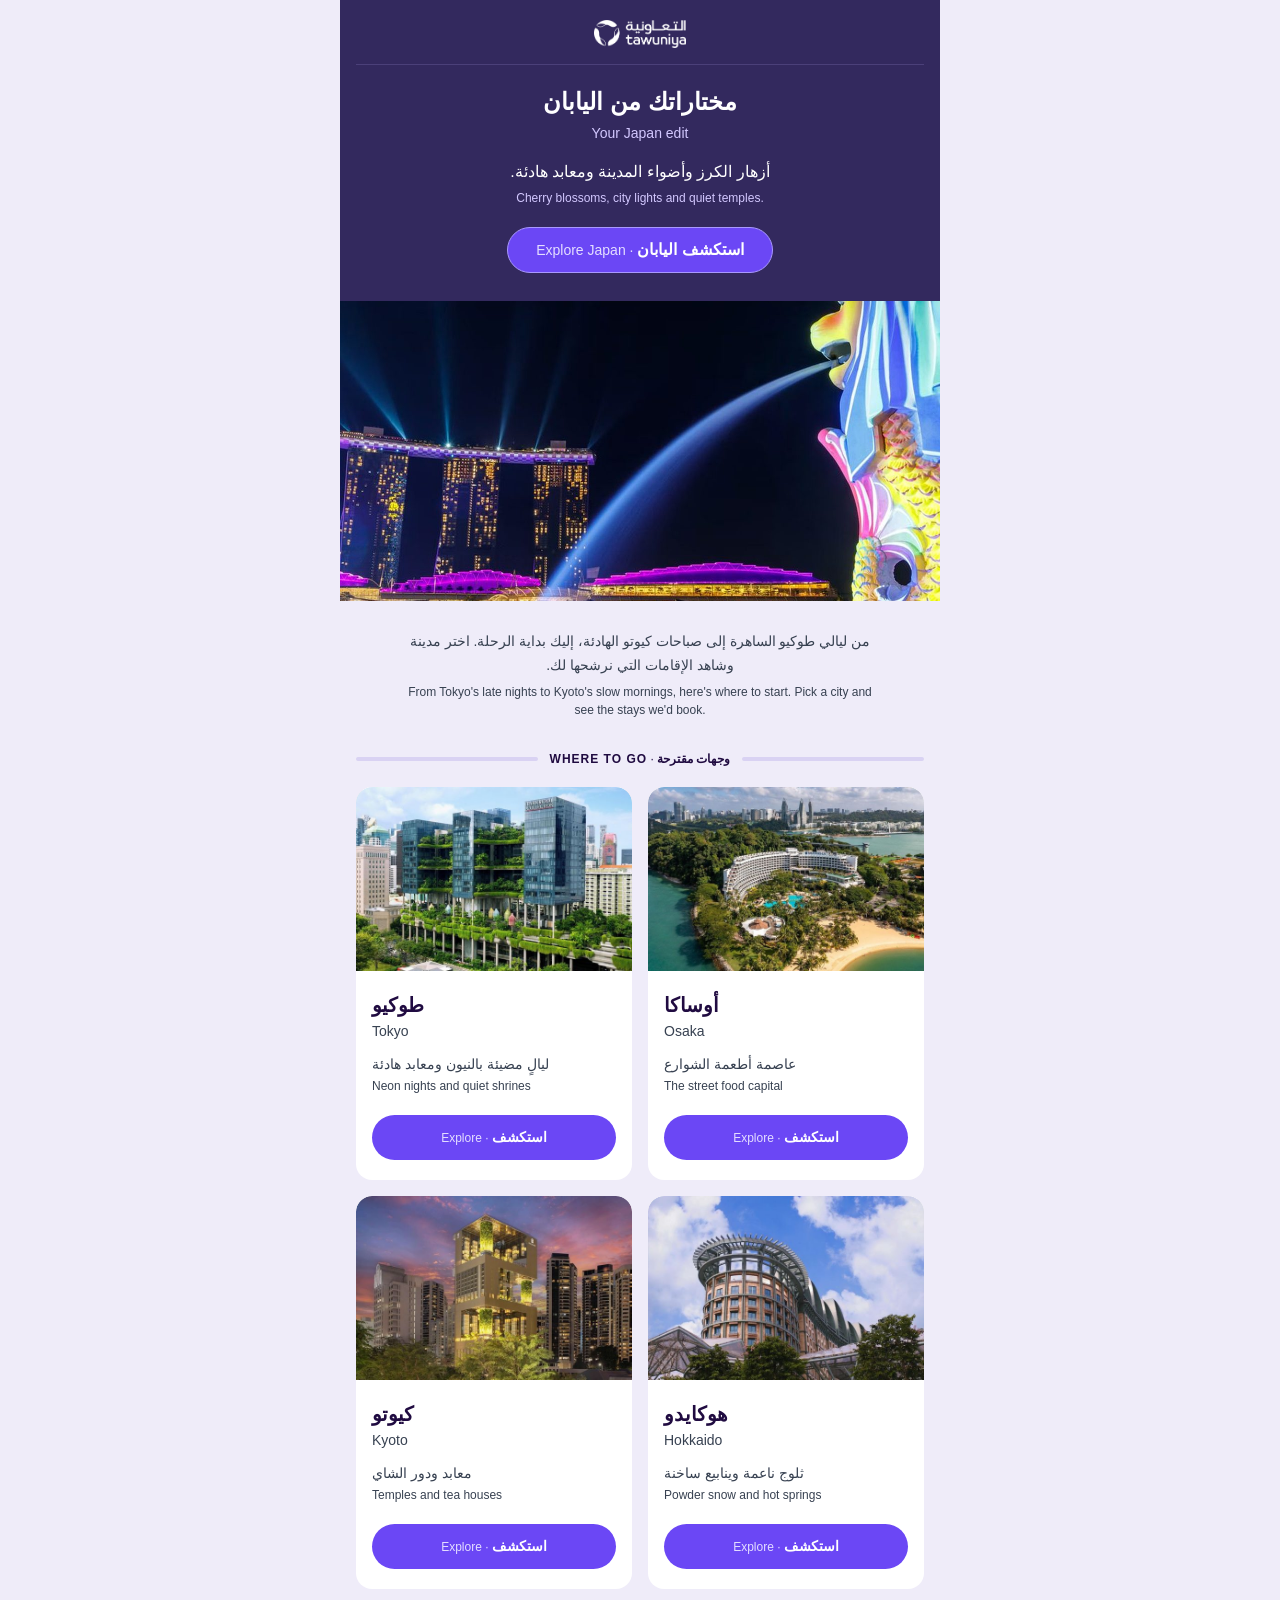
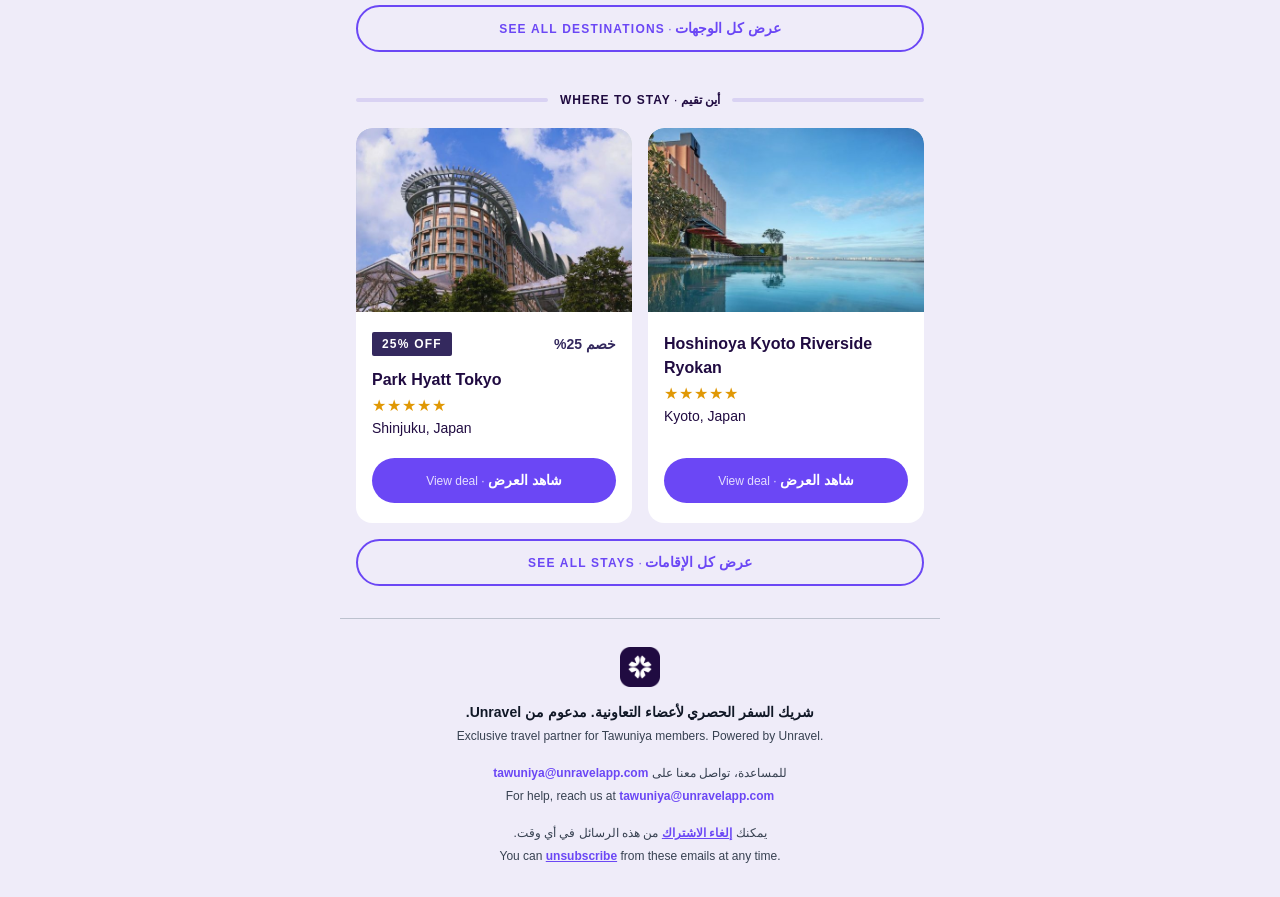
<file: destination-cards-tawuniya-bilingual/destination-cards-email.html>
<!DOCTYPE html>
<html lang="en" xmlns="http://www.w3.org/1999/xhtml" xmlns:v="urn:schemas-microsoft-com:vml" xmlns:o="urn:schemas-microsoft-com:office:office">
<head>
<meta charset="utf-8">
<meta name="viewport" content="width=device-width, initial-scale=1">
<meta http-equiv="X-UA-Compatible" content="IE=edge">
<meta name="color-scheme" content="light dark">
<meta name="supported-color-schemes" content="light dark">
<title>مختاراتك من اليابان · Your Japan edit</title>
<!--[if mso]><style type="text/css">.hc2{width:292px!important}</style><![endif]-->
<!--[if mso]><xml><o:OfficeDocumentSettings><o:PixelsPerInch>96</o:PixelsPerInch></o:OfficeDocumentSettings></xml><![endif]-->
<style type="text/css">
body{margin:0;padding:0;width:100%!important;-webkit-text-size-adjust:100%;-ms-text-size-adjust:100%}
table,td{mso-table-lspace:0pt;mso-table-rspace:0pt}
img{-ms-interpolation-mode:bicubic}
a{text-decoration:none}
@media (min-width:481px){.hc2{display:table-cell!important;width:50%!important;height:100%!important}.hpair,.hcard,.hbody{height:100%!important}}
@media (prefers-color-scheme:dark){
 .bgP{background-color:#0F1012!important}
 .bgC{background-color:#1B1C20!important}
 .bgT{background-color:#2A2B30!important}
 .tI{color:#F3F4F6!important}
 .tM{color:#B8BCC6!important}
 .t2{color:#B8BCC6!important}
 .bgS{background-color:#2A2B30!important}
 .bdL{border-color:#4B4F58!important}
 .bgL{background-color:#4B4F58!important}
 .bdG{border-color:#3A3B42!important}
 .bdA{border-color:#A691F9!important}
 .tA{color:#A691F9!important}
 .bgCh{background-color:#A691F9!important}
 .tCh{color:#200B41!important}
}
[data-ogsb] .bgP{background-color:#0F1012!important}
[data-ogsb] .bgC{background-color:#1B1C20!important}
[data-ogsb] .bgT{background-color:#2A2B30!important}
[data-ogsb] .bgS{background-color:#2A2B30!important}
[data-ogsb] .bgL{background-color:#4B4F58!important}
[data-ogsc] .tI{color:#F3F4F6!important}
[data-ogsc] .tM{color:#B8BCC6!important}
[data-ogsc] .t2{color:#B8BCC6!important}
[data-ogsc] .bdL{border-color:#4B4F58!important}
[data-ogsc] .bdG{border-color:#3A3B42!important}
[data-ogsc] .bdA{border-color:#A691F9!important}
[data-ogsc] .tA{color:#A691F9!important}
[data-ogsb] .bgCh{background-color:#A691F9!important}
[data-ogsc] .tCh{color:#200B41!important}

</style>
</head>
<body style="margin:0;padding:0;background-color:#EFECF9" class="bgP">
<div style="display:none;max-height:0;overflow:hidden;mso-hide:all;font-size:1px;line-height:1px;color:#EFECF9">أزهار الكرز وأضواء المدينة ومعابد هادئة &middot; Cherry blossoms, city lights and quiet temples&nbsp;&zwnj;&nbsp;&zwnj;&nbsp;&zwnj;</div>
<table role="presentation" width="100%" cellpadding="0" cellspacing="0" border="0" bgcolor="#EFECF9" class="bgP" style="background-color:#EFECF9"><tr><td align="center">
<!--[if mso]><table role="presentation" width="600" align="center" cellpadding="0" cellspacing="0"><tr><td><![endif]-->
<table role="presentation" width="100%" cellpadding="0" cellspacing="0" border="0" style="width:100%;max-width:600px">
<tr><td class="bgBn" bgcolor="#34295E" background="images/tawuniya-banner.jpg" style="background-color:#34295E;background-image:url(images/tawuniya-banner.jpg);background-size:cover;background-position:center;padding:0 16px 28px"><table role="presentation" width="100%" cellpadding="0" cellspacing="0" border="0">
 <tr><td dir="ltr" align="center" style="padding:20px 0 0;text-align:center"><a href="#" target="_blank" style="text-decoration:none"><img src="images/tawuniya-logo-white.png" width="92" height="28" alt="Tawuniya" style="display:block;border:0;outline:none;text-decoration:none;color:#FFFFFF;font-family:Arial,Helvetica,sans-serif;font-size:14px;font-weight:700;margin:0 auto"></a></td></tr>
 <tr><td style="padding:16px 0 0;font-size:0;line-height:0"><img src="images/divider-tawuniya-header.png" width="568" height="1" alt="" style="display:block;border:0;outline:none;text-decoration:none;width:100%;height:1px"></td></tr>
 <tr><td dir="rtl" lang="ar" align="center" mc:edit="title_ar" style="padding-top:20px;font-family:Tahoma,Arial,sans-serif;font-size:24px;line-height:34px;font-weight:700;color:#FFFFFF;text-align:center"><a href="#" target="_blank" style="text-decoration:none;color:#FFFFFF;display:block">مختاراتك من اليابان</a></td></tr>
 <tr><td dir="ltr" align="center" mc:edit="title_en" style="padding-top:4px;font-family:Arial,Helvetica,sans-serif;font-size:14px;line-height:20px;color:#D3C8FF;text-align:center"><a href="#" target="_blank" style="text-decoration:none;color:#D3C8FF;display:block">Your Japan edit</a></td></tr>
 <tr><td dir="rtl" lang="ar" align="center" mc:edit="subline_ar" style="padding-top:16px;font-family:Tahoma,Arial,sans-serif;font-size:16px;line-height:26px;color:#FFFFFF;text-align:center">أزهار الكرز وأضواء المدينة ومعابد هادئة.</td></tr>
 <tr><td dir="ltr" align="center" mc:edit="subline_en" style="padding-top:4px;font-family:Arial,Helvetica,sans-serif;font-size:12px;line-height:18px;color:#D3C8FF;text-align:center">Cherry blossoms, city lights and quiet temples.</td></tr>
 <tr><td align="center" style="padding-top:20px"><table role="presentation" align="center" cellpadding="0" cellspacing="0" border="0"><tr><td bgcolor="#6B47F5" align="center" style="background-color:#6B47F5;border:1px solid #A998FF;border-radius:30px;padding:10px 28px;text-align:center"><a href="#" target="_blank" style="text-decoration:none;display:block;color:#FFFFFF"><div dir="rtl" style="padding-top:0;text-align:center;font-size:0;line-height:0"><span dir="rtl" lang="ar" class="" style="font-family:Tahoma,Arial,sans-serif;font-size:16px;line-height:24px;font-weight:700;color:#FFFFFF">استكشف اليابان</span><span class="t2" style="font-family:Arial,Helvetica,sans-serif;font-size:14px;line-height:24px;color:#E4DEFF">&nbsp;&middot;&nbsp;</span><span dir="ltr" class="" style="font-family:Arial,Helvetica,sans-serif;font-size:14px;line-height:24px;font-weight:400;color:#E4DEFF;">Explore Japan</span></div></a></td></tr></table></td></tr>
</table></td></tr>
<tr><td class="bgP" bgcolor="#EFECF9" style="background-color:#EFECF9;padding:0;font-size:0;line-height:0"><table role="presentation" width="100%" cellpadding="0" cellspacing="0" border="0"><tr><td mc:edit="hero_image" bgcolor="#E5E7EB" align="center" valign="middle" style="background-color:#E5E7EB;background-image:url(images/hotel-fallback.png);background-size:cover;background-position:center;background-repeat:no-repeat;overflow:hidden;font-size:0;line-height:0"><a href="#" target="_blank" style="text-decoration:none;display:block"><img src="images/hero-landscape-sample.jpg" width="600" height="300" alt="" style="display:block;border:0;outline:none;text-decoration:none;width:100%;height:auto;aspect-ratio:2/1;object-fit:cover"></a></td></tr></table></td></tr>
<tr><td class="bgP" bgcolor="#EFECF9" align="center" style="background-color:#EFECF9;padding:28px 24px 0;text-align:center"><table role="presentation" align="center" width="100%" cellpadding="0" cellspacing="0" border="0" style="width:100%;max-width:480px">
 <tr><td mc:edit="intro_ar"><div dir="rtl" lang="ar" class="t2" style="padding-top:0;font-family:Tahoma,Arial,sans-serif;font-size:14px;line-height:24px;font-weight:400;color:#374151;text-align:center">من ليالي طوكيو الساهرة إلى صباحات كيوتو الهادئة، إليك بداية الرحلة. اختر مدينة وشاهد الإقامات التي نرشحها لك.</div></td></tr>
 <tr><td mc:edit="intro_en"><div dir="ltr" class="t2" style="padding-top:6px;font-family:Arial,Helvetica,sans-serif;font-size:12px;line-height:18px;font-weight:400;color:#374151;text-align:center;">From Tokyo's late nights to Kyoto's slow mornings, here's where to start. Pick a city and see the stays we'd book.</div></td></tr>
</table></td></tr>
<tr><td class="bgP" bgcolor="#EFECF9" align="center" style="background-color:#EFECF9;padding:0 8px 8px"><table role="presentation" width="100%" cellpadding="0" cellspacing="0" border="0">
<tr><td style="padding:32px 8px 12px" mc:edit="dest_heading"><table role="presentation" width="100%" cellpadding="0" cellspacing="0" border="0"><tr><td width="50%" valign="middle"><table role="presentation" width="100%" cellpadding="0" cellspacing="0" border="0"><tr><td class="bgL" bgcolor="#D9D2F3" height="4" style="height:4px;border-radius:2px;font-size:0;line-height:0">&nbsp;</td></tr></table></td><td valign="middle" align="center" style="padding:0 12px;white-space:nowrap"><div dir="rtl" style="padding-top:0;text-align:center;font-size:0;line-height:0"><span dir="rtl" lang="ar" class="tI" style="font-family:Tahoma,Arial,sans-serif;font-size:12px;line-height:16px;font-weight:700;color:#200B41">وجهات مقترحة</span><span class="t2" style="font-family:Arial,Helvetica,sans-serif;font-size:12px;line-height:16px;color:#200B41">&nbsp;&middot;&nbsp;</span><span dir="ltr" class="tI" style="font-family:Arial,Helvetica,sans-serif;font-size:12px;line-height:16px;font-weight:700;color:#200B41;letter-spacing:1px;">WHERE TO GO</span></div></td><td width="50%" valign="middle"><table role="presentation" width="100%" cellpadding="0" cellspacing="0" border="0"><tr><td class="bgL" bgcolor="#D9D2F3" height="4" style="height:4px;border-radius:2px;font-size:0;line-height:0">&nbsp;</td></tr></table></td></tr></table></td></tr>
<tr><td><div mc:repeatable="dest_pair" mc:variant="Two cards"><table role="presentation" class="hpair" dir="ltr" width="100%" cellpadding="0" cellspacing="0" border="0"><tr><td class="hc2" valign="top" style="display:block;padding:8px"><table role="presentation" width="100%" cellpadding="0" cellspacing="0" border="0" bgcolor="#FFFFFF" class="bgC hcard" style="background-color:#FFFFFF;border-radius:16px;border-collapse:separate"><tr><td mc:edit="dest_image_1" bgcolor="#E5E7EB" align="center" valign="middle" style="background-color:#E5E7EB;background-image:url(images/hotel-fallback.png);background-size:cover;background-position:center;background-repeat:no-repeat;overflow:hidden;border-radius:16px 16px 0 0;font-size:0;line-height:0"><a href="#" target="_blank" style="text-decoration:none;display:block"><img src="images/hotel-photo-1.jpg" width="284" height="189" alt="" style="display:block;border:0;outline:none;text-decoration:none;width:100%;height:auto;aspect-ratio:3/2;object-fit:cover;border-radius:16px 16px 0 0"></a></td></tr><tr><td class="hbody" valign="top" style="padding:20px 16px 0;text-align:left"><div mc:edit="dest_name_1"><div dir="rtl" lang="ar" class="tI" style="padding-top:0;font-family:Tahoma,Arial,sans-serif;font-size:20px;line-height:28px;font-weight:700;color:#200B41;text-align:left">طوكيو</div><div dir="ltr" class="t2" style="padding-top:2px;font-family:Arial,Helvetica,sans-serif;font-size:14px;line-height:20px;font-weight:400;color:#374151;text-align:left;">Tokyo</div></div><div mc:edit="dest_sub_1"><div dir="rtl" lang="ar" class="t2" style="padding-top:12px;font-family:Tahoma,Arial,sans-serif;font-size:14px;line-height:22px;font-weight:400;color:#374151;text-align:left">ليالٍ مضيئة بالنيون ومعابد هادئة</div><div dir="ltr" class="t2" style="padding-top:2px;font-family:Arial,Helvetica,sans-serif;font-size:12px;line-height:18px;font-weight:400;color:#374151;text-align:left;">Neon nights and quiet shrines</div></div></td></tr><tr><td valign="bottom" style="padding:20px 16px 20px"><table role="presentation" width="100%" cellpadding="0" cellspacing="0" border="0"><tr><td bgcolor="#6B47F5" align="center" style="background-color:#6B47F5;border-radius:23px;padding:11px 12px;text-align:center"><a href="#" target="_blank" style="display:block;text-decoration:none;color:#FFFFFF"><div dir="rtl" style="padding-top:0;text-align:center;font-size:0;line-height:0"><span dir="rtl" lang="ar" class="" style="font-family:Tahoma,Arial,sans-serif;font-size:14px;line-height:22px;font-weight:700;color:#FFFFFF">استكشف</span><span class="t2" style="font-family:Arial,Helvetica,sans-serif;font-size:12px;line-height:22px;color:#E4DEFF">&nbsp;&middot;&nbsp;</span><span dir="ltr" class="" style="font-family:Arial,Helvetica,sans-serif;font-size:12px;line-height:22px;font-weight:400;color:#E4DEFF;">Explore</span></div></a></td></tr></table></td></tr></table></td><td class="hc2" valign="top" style="display:block;padding:8px"><table role="presentation" width="100%" cellpadding="0" cellspacing="0" border="0" bgcolor="#FFFFFF" class="bgC hcard" style="background-color:#FFFFFF;border-radius:16px;border-collapse:separate"><tr><td mc:edit="dest_image_2" bgcolor="#E5E7EB" align="center" valign="middle" style="background-color:#E5E7EB;background-image:url(images/hotel-fallback.png);background-size:cover;background-position:center;background-repeat:no-repeat;overflow:hidden;border-radius:16px 16px 0 0;font-size:0;line-height:0"><a href="#" target="_blank" style="text-decoration:none;display:block"><img src="images/hotel-photo-2.jpg" width="284" height="189" alt="" style="display:block;border:0;outline:none;text-decoration:none;width:100%;height:auto;aspect-ratio:3/2;object-fit:cover;border-radius:16px 16px 0 0"></a></td></tr><tr><td class="hbody" valign="top" style="padding:20px 16px 0;text-align:left"><div mc:edit="dest_name_2"><div dir="rtl" lang="ar" class="tI" style="padding-top:0;font-family:Tahoma,Arial,sans-serif;font-size:20px;line-height:28px;font-weight:700;color:#200B41;text-align:left">أوساكا</div><div dir="ltr" class="t2" style="padding-top:2px;font-family:Arial,Helvetica,sans-serif;font-size:14px;line-height:20px;font-weight:400;color:#374151;text-align:left;">Osaka</div></div><div mc:edit="dest_sub_2"><div dir="rtl" lang="ar" class="t2" style="padding-top:12px;font-family:Tahoma,Arial,sans-serif;font-size:14px;line-height:22px;font-weight:400;color:#374151;text-align:left">عاصمة أطعمة الشوارع</div><div dir="ltr" class="t2" style="padding-top:2px;font-family:Arial,Helvetica,sans-serif;font-size:12px;line-height:18px;font-weight:400;color:#374151;text-align:left;">The street food capital</div></div></td></tr><tr><td valign="bottom" style="padding:20px 16px 20px"><table role="presentation" width="100%" cellpadding="0" cellspacing="0" border="0"><tr><td bgcolor="#6B47F5" align="center" style="background-color:#6B47F5;border-radius:23px;padding:11px 12px;text-align:center"><a href="#" target="_blank" style="display:block;text-decoration:none;color:#FFFFFF"><div dir="rtl" style="padding-top:0;text-align:center;font-size:0;line-height:0"><span dir="rtl" lang="ar" class="" style="font-family:Tahoma,Arial,sans-serif;font-size:14px;line-height:22px;font-weight:700;color:#FFFFFF">استكشف</span><span class="t2" style="font-family:Arial,Helvetica,sans-serif;font-size:12px;line-height:22px;color:#E4DEFF">&nbsp;&middot;&nbsp;</span><span dir="ltr" class="" style="font-family:Arial,Helvetica,sans-serif;font-size:12px;line-height:22px;font-weight:400;color:#E4DEFF;">Explore</span></div></a></td></tr></table></td></tr></table></td></tr></table></div>
<div mc:repeatable="dest_pair" mc:variant="Two cards"><table role="presentation" class="hpair" dir="ltr" width="100%" cellpadding="0" cellspacing="0" border="0"><tr><td class="hc2" valign="top" style="display:block;padding:8px"><table role="presentation" width="100%" cellpadding="0" cellspacing="0" border="0" bgcolor="#FFFFFF" class="bgC hcard" style="background-color:#FFFFFF;border-radius:16px;border-collapse:separate"><tr><td mc:edit="dest_image_3" bgcolor="#E5E7EB" align="center" valign="middle" style="background-color:#E5E7EB;background-image:url(images/hotel-fallback.png);background-size:cover;background-position:center;background-repeat:no-repeat;overflow:hidden;border-radius:16px 16px 0 0;font-size:0;line-height:0"><a href="#" target="_blank" style="text-decoration:none;display:block"><img src="images/hotel-photo-3.jpg" width="284" height="189" alt="" style="display:block;border:0;outline:none;text-decoration:none;width:100%;height:auto;aspect-ratio:3/2;object-fit:cover;border-radius:16px 16px 0 0"></a></td></tr><tr><td class="hbody" valign="top" style="padding:20px 16px 0;text-align:left"><div mc:edit="dest_name_3"><div dir="rtl" lang="ar" class="tI" style="padding-top:0;font-family:Tahoma,Arial,sans-serif;font-size:20px;line-height:28px;font-weight:700;color:#200B41;text-align:left">كيوتو</div><div dir="ltr" class="t2" style="padding-top:2px;font-family:Arial,Helvetica,sans-serif;font-size:14px;line-height:20px;font-weight:400;color:#374151;text-align:left;">Kyoto</div></div><div mc:edit="dest_sub_3"><div dir="rtl" lang="ar" class="t2" style="padding-top:12px;font-family:Tahoma,Arial,sans-serif;font-size:14px;line-height:22px;font-weight:400;color:#374151;text-align:left">معابد ودور الشاي</div><div dir="ltr" class="t2" style="padding-top:2px;font-family:Arial,Helvetica,sans-serif;font-size:12px;line-height:18px;font-weight:400;color:#374151;text-align:left;">Temples and tea houses</div></div></td></tr><tr><td valign="bottom" style="padding:20px 16px 20px"><table role="presentation" width="100%" cellpadding="0" cellspacing="0" border="0"><tr><td bgcolor="#6B47F5" align="center" style="background-color:#6B47F5;border-radius:23px;padding:11px 12px;text-align:center"><a href="#" target="_blank" style="display:block;text-decoration:none;color:#FFFFFF"><div dir="rtl" style="padding-top:0;text-align:center;font-size:0;line-height:0"><span dir="rtl" lang="ar" class="" style="font-family:Tahoma,Arial,sans-serif;font-size:14px;line-height:22px;font-weight:700;color:#FFFFFF">استكشف</span><span class="t2" style="font-family:Arial,Helvetica,sans-serif;font-size:12px;line-height:22px;color:#E4DEFF">&nbsp;&middot;&nbsp;</span><span dir="ltr" class="" style="font-family:Arial,Helvetica,sans-serif;font-size:12px;line-height:22px;font-weight:400;color:#E4DEFF;">Explore</span></div></a></td></tr></table></td></tr></table></td><td class="hc2" valign="top" style="display:block;padding:8px"><table role="presentation" width="100%" cellpadding="0" cellspacing="0" border="0" bgcolor="#FFFFFF" class="bgC hcard" style="background-color:#FFFFFF;border-radius:16px;border-collapse:separate"><tr><td mc:edit="dest_image_4" bgcolor="#E5E7EB" align="center" valign="middle" style="background-color:#E5E7EB;background-image:url(images/hotel-fallback.png);background-size:cover;background-position:center;background-repeat:no-repeat;overflow:hidden;border-radius:16px 16px 0 0;font-size:0;line-height:0"><a href="#" target="_blank" style="text-decoration:none;display:block"><img src="images/hotel-photo-4.jpg" width="284" height="189" alt="" style="display:block;border:0;outline:none;text-decoration:none;width:100%;height:auto;aspect-ratio:3/2;object-fit:cover;border-radius:16px 16px 0 0"></a></td></tr><tr><td class="hbody" valign="top" style="padding:20px 16px 0;text-align:left"><div mc:edit="dest_name_4"><div dir="rtl" lang="ar" class="tI" style="padding-top:0;font-family:Tahoma,Arial,sans-serif;font-size:20px;line-height:28px;font-weight:700;color:#200B41;text-align:left">هوكايدو</div><div dir="ltr" class="t2" style="padding-top:2px;font-family:Arial,Helvetica,sans-serif;font-size:14px;line-height:20px;font-weight:400;color:#374151;text-align:left;">Hokkaido</div></div><div mc:edit="dest_sub_4"><div dir="rtl" lang="ar" class="t2" style="padding-top:12px;font-family:Tahoma,Arial,sans-serif;font-size:14px;line-height:22px;font-weight:400;color:#374151;text-align:left">ثلوج ناعمة وينابيع ساخنة</div><div dir="ltr" class="t2" style="padding-top:2px;font-family:Arial,Helvetica,sans-serif;font-size:12px;line-height:18px;font-weight:400;color:#374151;text-align:left;">Powder snow and hot springs</div></div></td></tr><tr><td valign="bottom" style="padding:20px 16px 20px"><table role="presentation" width="100%" cellpadding="0" cellspacing="0" border="0"><tr><td bgcolor="#6B47F5" align="center" style="background-color:#6B47F5;border-radius:23px;padding:11px 12px;text-align:center"><a href="#" target="_blank" style="display:block;text-decoration:none;color:#FFFFFF"><div dir="rtl" style="padding-top:0;text-align:center;font-size:0;line-height:0"><span dir="rtl" lang="ar" class="" style="font-family:Tahoma,Arial,sans-serif;font-size:14px;line-height:22px;font-weight:700;color:#FFFFFF">استكشف</span><span class="t2" style="font-family:Arial,Helvetica,sans-serif;font-size:12px;line-height:22px;color:#E4DEFF">&nbsp;&middot;&nbsp;</span><span dir="ltr" class="" style="font-family:Arial,Helvetica,sans-serif;font-size:12px;line-height:22px;font-weight:400;color:#E4DEFF;">Explore</span></div></a></td></tr></table></td></tr></table></td></tr></table></div></td></tr>
<tr><td><table role="presentation" width="100%" cellpadding="0" cellspacing="0" border="0"><tr><td style="padding:8px" mc:edit="more_destinations"><table role="presentation" width="100%" cellpadding="0" cellspacing="0" border="0"><tr><td class="bdA" align="center" style="border:2px solid #6B47F5;border-radius:30px;padding:10px 16px;text-align:center"><a href="#" target="_blank" class="tA" style="display:block;text-decoration:none;color:#6B47F5"><div dir="rtl" style="padding-top:0;text-align:center;font-size:0;line-height:0"><span dir="rtl" lang="ar" class="tA" style="font-family:Tahoma,Arial,sans-serif;font-size:14px;line-height:22px;font-weight:700;color:#6B47F5">عرض كل الوجهات</span><span class="t2" style="font-family:Arial,Helvetica,sans-serif;font-size:12px;line-height:22px;color:#6B47F5">&nbsp;&middot;&nbsp;</span><span dir="ltr" class="tA" style="font-family:Arial,Helvetica,sans-serif;font-size:12px;line-height:22px;font-weight:700;color:#6B47F5;letter-spacing:1.2px;text-transform:uppercase;">See all destinations</span></div></a></td></tr></table></td></tr></table></td></tr>
<tr><td style="padding:32px 8px 12px" mc:edit="stays_heading"><table role="presentation" width="100%" cellpadding="0" cellspacing="0" border="0"><tr><td width="50%" valign="middle"><table role="presentation" width="100%" cellpadding="0" cellspacing="0" border="0"><tr><td class="bgL" bgcolor="#D9D2F3" height="4" style="height:4px;border-radius:2px;font-size:0;line-height:0">&nbsp;</td></tr></table></td><td valign="middle" align="center" style="padding:0 12px;white-space:nowrap"><div dir="rtl" style="padding-top:0;text-align:center;font-size:0;line-height:0"><span dir="rtl" lang="ar" class="tI" style="font-family:Tahoma,Arial,sans-serif;font-size:12px;line-height:16px;font-weight:700;color:#200B41">أين تقيم</span><span class="t2" style="font-family:Arial,Helvetica,sans-serif;font-size:12px;line-height:16px;color:#200B41">&nbsp;&middot;&nbsp;</span><span dir="ltr" class="tI" style="font-family:Arial,Helvetica,sans-serif;font-size:12px;line-height:16px;font-weight:700;color:#200B41;letter-spacing:1px;">WHERE TO STAY</span></div></td><td width="50%" valign="middle"><table role="presentation" width="100%" cellpadding="0" cellspacing="0" border="0"><tr><td class="bgL" bgcolor="#D9D2F3" height="4" style="height:4px;border-radius:2px;font-size:0;line-height:0">&nbsp;</td></tr></table></td></tr></table></td></tr>
<tr><td><div mc:repeatable="hotel_pair" mc:variant="Two cards"><table role="presentation" class="hpair" dir="ltr" width="100%" cellpadding="0" cellspacing="0" border="0"><tr><td class="hc2" valign="top" style="display:block;padding:8px"><table role="presentation" width="100%" cellpadding="0" cellspacing="0" border="0" bgcolor="#FFFFFF" class="bgC hcard" style="background-color:#FFFFFF;border-radius:16px;border-collapse:separate"><tr><td mc:edit="hotel_image_1" bgcolor="#E5E7EB" align="center" valign="middle" style="background-color:#E5E7EB;background-image:url(images/hotel-fallback.png);background-size:cover;background-position:center;background-repeat:no-repeat;overflow:hidden;border-radius:16px 16px 0 0;font-size:0;line-height:0"><a href="#" target="_blank" style="text-decoration:none;display:block"><img src="images/hotel-photo-4.jpg" width="284" height="189" alt="" style="display:block;border:0;outline:none;text-decoration:none;width:100%;height:auto;aspect-ratio:3/2;object-fit:cover;border-radius:16px 16px 0 0"></a></td></tr><tr><td class="hbody" valign="top" style="padding:20px 16px 0;text-align:left"><div mc:edit="discount_1"><table role="presentation" width="100%" cellpadding="0" cellspacing="0" border="0" style="padding-bottom:12px"><tr><td align="left" valign="middle"><span dir="ltr" class="bgCh tCh" style="display:inline-block;background-color:#34295E;color:#FFFFFF;font-family:Arial,Helvetica,sans-serif;font-size:12px;line-height:16px;font-weight:700;letter-spacing:1.2px;padding:4px 10px;border-radius:2px;white-space:nowrap">25% OFF</span></td><td dir="rtl" lang="ar" align="right" valign="middle" class="tI" style="font-family:Tahoma,Arial,sans-serif;font-size:14px;line-height:20px;font-weight:700;color:#34295E;white-space:nowrap">خصم 25%</td></tr></table></div><div mc:edit="hotel_name_1" class="tI" dir="ltr" style="font-family:Arial,Helvetica,sans-serif;font-size:16px;line-height:24px;font-weight:700;color:#200B41;text-align:left"><a href="#" target="_blank" class="tI" style="text-decoration:none;color:#200B41">Park Hyatt Tokyo</a></div><div style="padding-top:4px;font-family:Arial,Helvetica,sans-serif;font-size:16px;line-height:20px;letter-spacing:1px;color:#E09804;text-align:left">&#9733;&#9733;&#9733;&#9733;&#9733;</div><div mc:edit="location_1" class="tI" dir="ltr" style="padding-top:2px;font-family:Arial,Helvetica,sans-serif;font-size:14px;line-height:20px;color:#200B41;text-align:left">Shinjuku, Japan</div></td></tr><tr><td valign="bottom" style="padding:20px 16px 20px"><table role="presentation" width="100%" cellpadding="0" cellspacing="0" border="0"><tr><td bgcolor="#6B47F5" align="center" style="background-color:#6B47F5;border-radius:23px;padding:11px 12px;text-align:center"><a href="#" target="_blank" style="display:block;text-decoration:none;color:#FFFFFF"><div dir="rtl" style="padding-top:0;text-align:center;font-size:0;line-height:0"><span dir="rtl" lang="ar" class="" style="font-family:Tahoma,Arial,sans-serif;font-size:14px;line-height:22px;font-weight:700;color:#FFFFFF">شاهد العرض</span><span class="t2" style="font-family:Arial,Helvetica,sans-serif;font-size:12px;line-height:22px;color:#E4DEFF">&nbsp;&middot;&nbsp;</span><span dir="ltr" class="" style="font-family:Arial,Helvetica,sans-serif;font-size:12px;line-height:22px;font-weight:400;color:#E4DEFF;">View deal</span></div></a></td></tr></table></td></tr></table></td><td class="hc2" valign="top" style="display:block;padding:8px"><table role="presentation" width="100%" cellpadding="0" cellspacing="0" border="0" bgcolor="#FFFFFF" class="bgC hcard" style="background-color:#FFFFFF;border-radius:16px;border-collapse:separate"><tr><td mc:edit="hotel_image_2" bgcolor="#E5E7EB" align="center" valign="middle" style="background-color:#E5E7EB;background-image:url(images/hotel-fallback.png);background-size:cover;background-position:center;background-repeat:no-repeat;overflow:hidden;border-radius:16px 16px 0 0;font-size:0;line-height:0"><a href="#" target="_blank" style="text-decoration:none;display:block"><img src="images/hotel-photo-5.jpg" width="284" height="189" alt="" style="display:block;border:0;outline:none;text-decoration:none;width:100%;height:auto;aspect-ratio:3/2;object-fit:cover;border-radius:16px 16px 0 0"></a></td></tr><tr><td class="hbody" valign="top" style="padding:20px 16px 0;text-align:left"><div mc:edit="discount_2"></div><div mc:edit="hotel_name_2" class="tI" dir="ltr" style="font-family:Arial,Helvetica,sans-serif;font-size:16px;line-height:24px;font-weight:700;color:#200B41;text-align:left"><a href="#" target="_blank" class="tI" style="text-decoration:none;color:#200B41">Hoshinoya Kyoto Riverside Ryokan</a></div><div style="padding-top:4px;font-family:Arial,Helvetica,sans-serif;font-size:16px;line-height:20px;letter-spacing:1px;color:#E09804;text-align:left">&#9733;&#9733;&#9733;&#9733;&#9733;</div><div mc:edit="location_2" class="tI" dir="ltr" style="padding-top:2px;font-family:Arial,Helvetica,sans-serif;font-size:14px;line-height:20px;color:#200B41;text-align:left">Kyoto, Japan</div></td></tr><tr><td valign="bottom" style="padding:20px 16px 20px"><table role="presentation" width="100%" cellpadding="0" cellspacing="0" border="0"><tr><td bgcolor="#6B47F5" align="center" style="background-color:#6B47F5;border-radius:23px;padding:11px 12px;text-align:center"><a href="#" target="_blank" style="display:block;text-decoration:none;color:#FFFFFF"><div dir="rtl" style="padding-top:0;text-align:center;font-size:0;line-height:0"><span dir="rtl" lang="ar" class="" style="font-family:Tahoma,Arial,sans-serif;font-size:14px;line-height:22px;font-weight:700;color:#FFFFFF">شاهد العرض</span><span class="t2" style="font-family:Arial,Helvetica,sans-serif;font-size:12px;line-height:22px;color:#E4DEFF">&nbsp;&middot;&nbsp;</span><span dir="ltr" class="" style="font-family:Arial,Helvetica,sans-serif;font-size:12px;line-height:22px;font-weight:400;color:#E4DEFF;">View deal</span></div></a></td></tr></table></td></tr></table></td></tr></table></div></td></tr>
<tr><td><table role="presentation" width="100%" cellpadding="0" cellspacing="0" border="0"><tr><td style="padding:8px" mc:edit="more_stays"><table role="presentation" width="100%" cellpadding="0" cellspacing="0" border="0"><tr><td class="bdA" align="center" style="border:2px solid #6B47F5;border-radius:30px;padding:10px 16px;text-align:center"><a href="#" target="_blank" class="tA" style="display:block;text-decoration:none;color:#6B47F5"><div dir="rtl" style="padding-top:0;text-align:center;font-size:0;line-height:0"><span dir="rtl" lang="ar" class="tA" style="font-family:Tahoma,Arial,sans-serif;font-size:14px;line-height:22px;font-weight:700;color:#6B47F5">عرض كل الإقامات</span><span class="t2" style="font-family:Arial,Helvetica,sans-serif;font-size:12px;line-height:22px;color:#6B47F5">&nbsp;&middot;&nbsp;</span><span dir="ltr" class="tA" style="font-family:Arial,Helvetica,sans-serif;font-size:12px;line-height:22px;font-weight:700;color:#6B47F5;letter-spacing:1.2px;text-transform:uppercase;">See all stays</span></div></a></td></tr></table></td></tr></table></td></tr>
</table></td></tr>
<tr><td bgcolor="#EFECF9" class="bgP" height="16" style="background-color:#EFECF9;height:16px;font-size:0;line-height:0">&nbsp;</td></tr>
<tr><td class="bgL" bgcolor="#BCC1CE" height="1" style="background-color:#BCC1CE;height:1px;font-size:0;line-height:0">&nbsp;</td></tr>
<tr><td class="bgP" bgcolor="#EFECF9" style="background-color:#EFECF9;padding:28px 16px 32px"><table role="presentation" width="100%" cellpadding="0" cellspacing="0" border="0">
 <tr><td align="center" style="padding-bottom:14px"><a href="#" target="_blank" style="text-decoration:none"><img src="images/unravel-mark-chip.png" width="40" height="40" alt="Unravel" style="display:block;border:0;outline:none;text-decoration:none;color:#200B41;font-size:12px;font-weight:700;margin:0 auto"></a></td></tr>
 <tr><td><div dir="rtl" lang="ar" class="tI" style="padding-top:0;font-family:Tahoma,Arial,sans-serif;font-size:14px;line-height:22px;font-weight:700;color:#111827;text-align:center">شريك السفر الحصري لأعضاء التعاونية. مدعوم من Unravel.</div></td></tr>
 <tr><td><div dir="ltr" class="t2" style="padding-top:4px;font-family:Arial,Helvetica,sans-serif;font-size:12px;line-height:18px;font-weight:400;color:#374151;text-align:center;">Exclusive travel partner for Tawuniya members. Powered by Unravel.</div></td></tr>
 <tr><td><div dir="rtl" lang="ar" class="t2" style="padding-top:18px;font-family:Tahoma,Arial,sans-serif;font-size:12px;line-height:20px;font-weight:400;color:#374151;text-align:center">للمساعدة، تواصل معنا على <span dir="ltr"><a href="mailto:tawuniya@unravelapp.com" class="tA" style="color:#6B47F5;font-weight:700;text-decoration:none">tawuniya@unravelapp.com</a></span></div></td></tr>
 <tr><td><div dir="ltr" class="t2" style="padding-top:4px;font-family:Arial,Helvetica,sans-serif;font-size:12px;line-height:18px;font-weight:400;color:#374151;text-align:center;">For help, reach us at <a href="mailto:tawuniya@unravelapp.com" class="tA" style="color:#6B47F5;font-weight:700;text-decoration:none">tawuniya@unravelapp.com</a></div></td></tr>
 <tr><td><div dir="rtl" lang="ar" class="t2" style="padding-top:18px;font-family:Tahoma,Arial,sans-serif;font-size:12px;line-height:20px;font-weight:400;color:#374151;text-align:center">يمكنك <a href="*|UNSUB|*" class="tA" style="color:#6B47F5;font-weight:700;text-decoration:underline">إلغاء الاشتراك</a> من هذه الرسائل في أي وقت.</div></td></tr>
 <tr><td><div dir="ltr" class="t2" style="padding-top:4px;font-family:Arial,Helvetica,sans-serif;font-size:12px;line-height:18px;font-weight:400;color:#374151;text-align:center;">You can <a href="*|UNSUB|*" class="tA" style="color:#6B47F5;font-weight:700;text-decoration:underline">unsubscribe</a> from these emails at any time.</div></td></tr>
</table></td></tr>
</table>
<!--[if mso]></td></tr></table><![endif]-->
</td></tr></table>
</body>
</html>
</file>
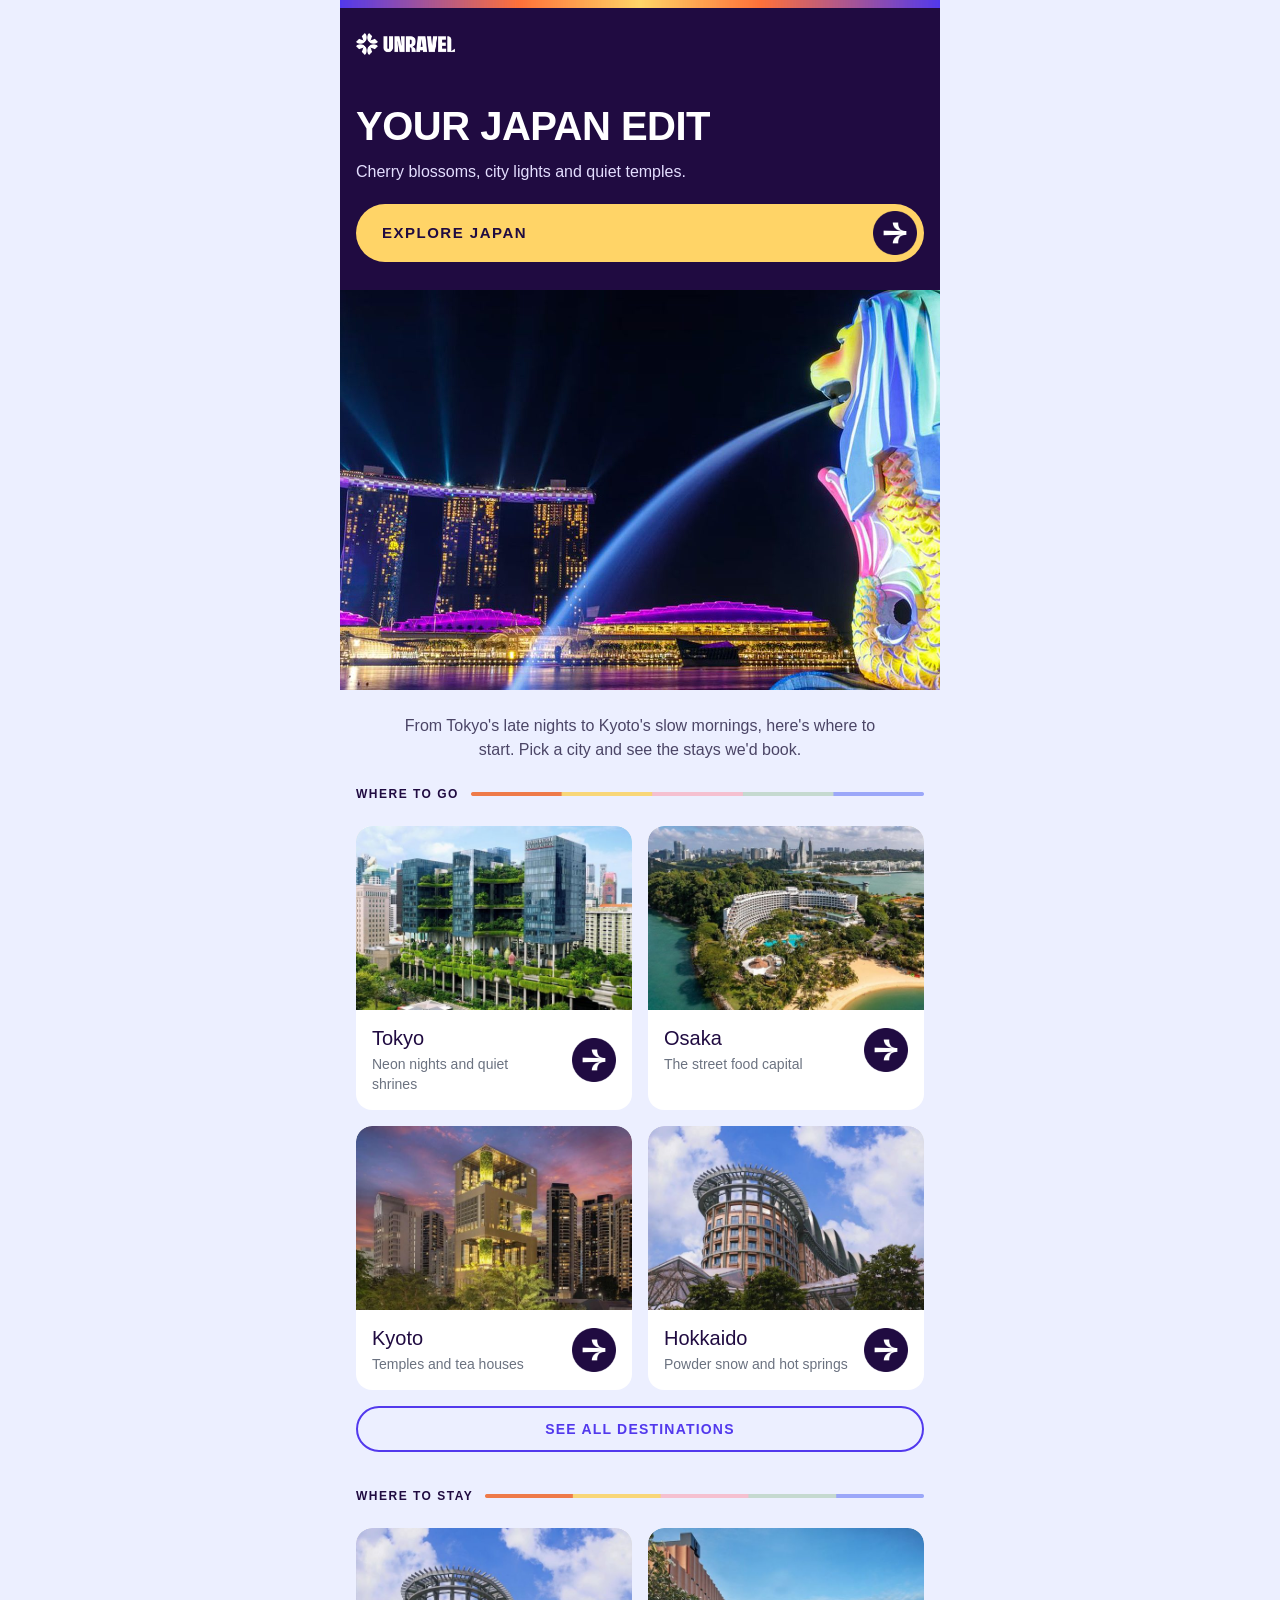
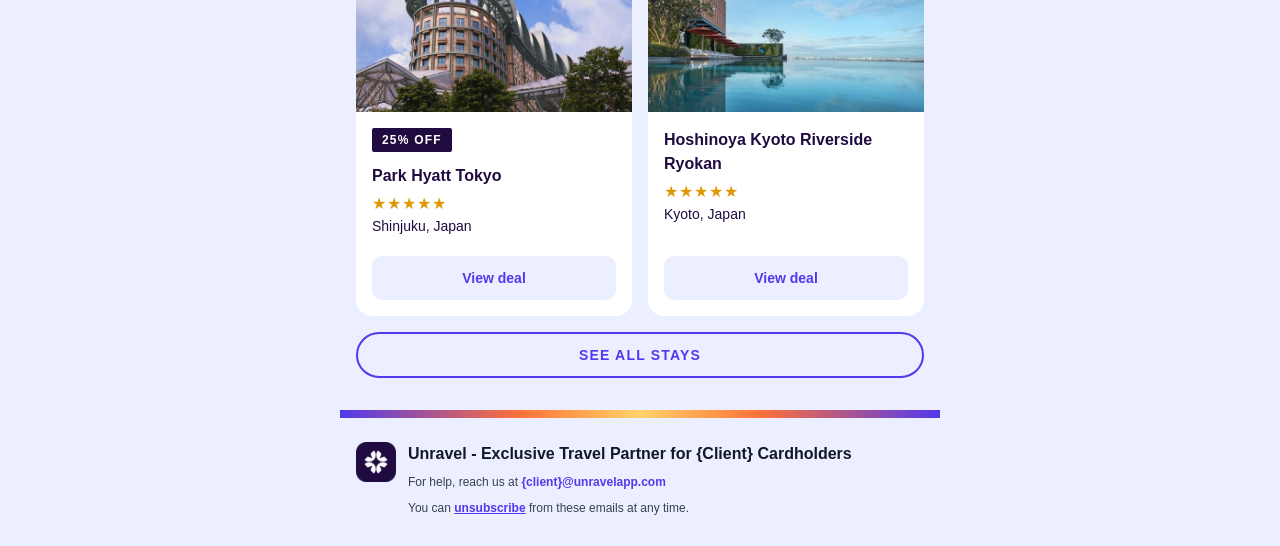
<file: destination-cards-unravel/destination-cards-email.html>
<!DOCTYPE html>
<html lang="en" xmlns="http://www.w3.org/1999/xhtml" xmlns:v="urn:schemas-microsoft-com:vml" xmlns:o="urn:schemas-microsoft-com:office:office">
<head>
<meta charset="utf-8">
<meta name="viewport" content="width=device-width, initial-scale=1">
<meta http-equiv="X-UA-Compatible" content="IE=edge">
<meta name="color-scheme" content="light dark">
<meta name="supported-color-schemes" content="light dark">
<title>Your Japan edit</title>
<!--[if mso]><style type="text/css">.hc2{width:292px!important}</style><![endif]-->
<style type="text/css">
body{margin:0;padding:0;width:100%!important;-webkit-text-size-adjust:100%;-ms-text-size-adjust:100%}
table,td{mso-table-lspace:0pt;mso-table-rspace:0pt}
img{-ms-interpolation-mode:bicubic}
a{text-decoration:none}
@media (min-width:481px){.hc2{display:table-cell!important;width:50%!important;height:100%!important}.hpair,.hcard,.hbody{height:100%!important}}
@media (max-width:340px){.sh1{font-size:28px!important;line-height:32px!important}}
@media (min-width:481px){.sh1{font-size:40px!important;line-height:44px!important}}
@media (max-width:480px){.hph,.hphi{height:200px!important;max-height:200px!important}}
@media (prefers-color-scheme:dark){
 .bgP{background-color:#0F1012!important}
 .bgC{background-color:#1B1C20!important}
 .bgT{background-color:#2A2B30!important}
 .tI{color:#F3F4F6!important}
 .tM{color:#B8BCC6!important}
 .t2{color:#B8BCC6!important}
 .bgS{background-color:#2A2B30!important}
 .bdL{border-color:#4B4F58!important}
 .bgL{background-color:#4B4F58!important}
 .bdG{border-color:#3A3B42!important}
 .bdA{border-color:#B3A9FF!important}
 .tA{color:#B3A9FF!important}
}
[data-ogsb] .bgP{background-color:#0F1012!important}
[data-ogsb] .bgC{background-color:#1B1C20!important}
[data-ogsb] .bgT{background-color:#2A2B30!important}
[data-ogsb] .bgS{background-color:#2A2B30!important}
[data-ogsb] .bgL{background-color:#4B4F58!important}
[data-ogsc] .tI{color:#F3F4F6!important}
[data-ogsc] .tM{color:#B8BCC6!important}
[data-ogsc] .t2{color:#B8BCC6!important}
[data-ogsc] .bdL{border-color:#4B4F58!important}
[data-ogsc] .bdG{border-color:#3A3B42!important}
[data-ogsc] .bdA{border-color:#B3A9FF!important}
[data-ogsc] .tA{color:#B3A9FF!important}
</style>
</head>
<body style="margin:0;padding:0;background-color:#ECEFFF" class="bgP">
<div style="display:none;max-height:0;overflow:hidden;mso-hide:all;font-size:1px;line-height:1px;color:#ECEFFF">Cherry blossoms, city lights and quiet temples.&nbsp;&zwnj;&nbsp;&zwnj;&nbsp;&zwnj;</div>
<table role="presentation" width="100%" cellpadding="0" cellspacing="0" border="0" bgcolor="#ECEFFF" class="bgP" style="background-color:#ECEFFF"><tr><td align="center">
<!--[if mso]><table role="presentation" width="600" align="center" cellpadding="0" cellspacing="0"><tr><td><![endif]-->
<table role="presentation" width="100%" cellpadding="0" cellspacing="0" border="0" style="width:100%;max-width:600px">
<tr><td bgcolor="#200B41" style="background-color:#200B41;font-size:0;line-height:0"><img src="images/gradient-strip.jpg" width="600" height="8" alt="" style="display:block;border:0;outline:none;text-decoration:none;width:100%;height:8px"></td></tr><tr><td background="images/band-dark-unravel.png" bgcolor="#200B41" valign="middle" height="72" style="height:72px;background-color:#200B41;background-image:url(images/band-dark-unravel.png);background-repeat:repeat;background-size:cover;padding:0 16px"><a href="#" target="_blank" style="text-decoration:none"><img src="images/unravel-logo-white.png" width="99" height="22" alt="Unravel" style="display:block;border:0;outline:none;text-decoration:none;color:#FFFFFF;font-family:Arial,Helvetica,sans-serif;font-size:14px;font-weight:700"></a></td></tr>
<tr><td background="images/band-dark-unravel.png" bgcolor="#200B41" style="background-color:#200B41;background-image:url(images/band-dark-unravel.png);background-repeat:repeat;background-size:cover;padding:24px 16px 28px"><table role="presentation" width="100%" cellpadding="0" cellspacing="0" border="0">
 <tr><td mc:edit="headline" class="sh1" style="word-wrap:break-word;overflow-wrap:anywhere;font-family:Arial,Helvetica,sans-serif;font-size:32px;line-height:36px;font-weight:700;letter-spacing:-0.5px;text-transform:uppercase;color:#FFFFFF"><a href="#" target="_blank" style="text-decoration:none;color:#FFFFFF">Your Japan edit</a></td></tr>
 <tr><td mc:edit="subline" style="padding-top:12px;font-family:Arial,Helvetica,sans-serif;font-size:16px;line-height:24px;font-weight:400;color:#E4DEFF">Cherry blossoms, city lights and quiet temples.</td></tr>
 <tr><td style="padding-top:20px"><table role="presentation" width="100%" cellpadding="0" cellspacing="0" border="0" style="width:100%"><tr><td bgcolor="#FFD467" style="background-color:#FFD467;border-radius:29px"><table role="presentation" width="100%" cellpadding="0" cellspacing="0" border="0"><tr><td style="padding:0 0 0 26px;height:58px"><a href="#" target="_blank" style="text-decoration:none;display:block;font-family:Arial,Helvetica,sans-serif;font-size:15px;line-height:58px;font-weight:700;letter-spacing:1.5px;text-transform:uppercase;color:#200B41;text-align:left">Explore Japan</a></td><td width="51" align="right" style="padding:0 7px 0 0;width:51px"><a href="#" target="_blank" style="text-decoration:none"><img src="images/arrow-circle-dark.png" width="44" height="44" alt="" style="display:block;border:0;outline:none;text-decoration:none;"></a></td></tr></table></td></tr></table></td></tr></table></td></tr>
<tr><td class="bgP" bgcolor="#ECEFFF" style="background-color:#ECEFFF;font-size:0;line-height:0"><table role="presentation" width="100%" cellpadding="0" cellspacing="0" border="0"><tr><td mc:edit="hero_image" bgcolor="#E5E7EB" align="center" valign="middle" height="220" style="background-color:#E5E7EB;background-image:url(images/hotel-fallback.png);background-size:cover;background-position:center;background-repeat:no-repeat;font-family:Arial,Helvetica,sans-serif;font-size:0;line-height:0;color:#FFFFFF"><a href="#" target="_blank" style="text-decoration:none;display:block;color:#FFFFFF"><img src="images/hero-landscape-sample.jpg" width="600" alt="" style="display:block;border:0;outline:none;text-decoration:none;width:100%;height:auto;color:#FFFFFF"></a></td></tr></table></td></tr>
<tr><td class="bgP" bgcolor="#ECEFFF" align="center" style="background-color:#ECEFFF;padding:24px 24px 0;text-align:center"><table role="presentation" align="center" width="100%" cellpadding="0" cellspacing="0" border="0" style="width:100%;max-width:480px"><tr><td mc:edit="intro" align="center" class="t2" style="font-family:Arial,Helvetica,sans-serif;font-size:16px;line-height:24px;color:#4B4566;text-align:center">From Tokyo's late nights to Kyoto's slow mornings, here's where to start. Pick a city and see the stays we'd book.</td></tr></table></td></tr>
<tr><td bgcolor="#ECEFFF" class="bgP" align="center" style="background-color:#ECEFFF;padding:0 8px 8px;text-align:left">
<table role="presentation" width="100%" cellpadding="0" cellspacing="0" border="0"><tr><td style="padding:24px 8px 16px"><table role="presentation" width="100%" cellpadding="0" cellspacing="0" border="0"><tr><td mc:edit="dest_heading" class="tI" valign="middle" style="padding:0 12px 0 0;font-family:Arial,Helvetica,sans-serif;font-size:12px;line-height:16px;font-weight:700;letter-spacing:1.5px;text-transform:uppercase;color:#200B41;white-space:nowrap">Where to go</td><td width="100%" valign="middle"><img src="images/five-colour-rule.png" width="500" height="4" alt="" style="display:block;border:0;outline:none;text-decoration:none;width:100%;height:4px"></td></tr></table></td></tr></table><div mc:repeatable="dest_pair" mc:variant="Two cards"><table role="presentation" class="hpair" width="100%" cellpadding="0" cellspacing="0" border="0"><tr><td class="hc2" valign="top" style="display:block;padding:8px"><table role="presentation" width="100%" cellpadding="0" cellspacing="0" border="0" bgcolor="#FFFFFF" class="bgC hcard" style="background-color:#FFFFFF;border-radius:16px;border-collapse:separate">
 <tr><td mc:edit="dest_image_1" bgcolor="#E5E7EB" align="center" valign="middle" class="hph" height="184" style="background-color:#E5E7EB;background-image:url(images/hotel-fallback.png);background-size:cover;background-position:center;background-repeat:no-repeat;height:184px;max-height:184px;overflow:hidden;border-radius:16px 16px 0 0;font-family:Arial,Helvetica,sans-serif;font-size:0;line-height:0;color:#200B41"><a href="#" target="_blank" style="text-decoration:none;display:block;color:#200B41"><img src="images/hotel-photo-1.jpg" width="284" height="184" alt="" style="display:block;border:0;outline:none;text-decoration:none;width:100%;height:184px;object-fit:cover;border-radius:16px 16px 0 0;color:#200B41" class="hphi"></a></td></tr>
 <tr><td class="hbody" valign="top" style="padding:16px"><table role="presentation" width="100%" cellpadding="0" cellspacing="0" border="0"><tr><td valign="middle" style="padding:0"><table role="presentation" width="100%" cellpadding="0" cellspacing="0" border="0"><tr><td mc:edit="dest_name_1" class="tI" style="font-family:Arial,Helvetica,sans-serif;font-size:20px;line-height:24px;font-weight:400;color:#200B41"><a href="#" target="_blank" class="tI" style="text-decoration:none;color:#200B41">Tokyo</a></td></tr><tr><td mc:edit="dest_sub_1" class="t2" style="padding-top:4px;font-family:Arial,Helvetica,sans-serif;font-size:14px;line-height:20px;color:#6B7280">Neon nights and quiet shrines</td></tr></table></td><td width="44" align="right" valign="middle" style="width:44px;min-width:44px;padding-left:16px"><a href="#" target="_blank" style="text-decoration:none"><img src="images/arrow-circle-dark.png" width="44" height="44" alt="" style="display:block;border:0;outline:none;text-decoration:none;width:44px;min-width:44px;max-width:44px;height:44px"></a></td></tr></table></td></tr></table></td><td class="hc2" valign="top" style="display:block;padding:8px"><table role="presentation" width="100%" cellpadding="0" cellspacing="0" border="0" bgcolor="#FFFFFF" class="bgC hcard" style="background-color:#FFFFFF;border-radius:16px;border-collapse:separate">
 <tr><td mc:edit="dest_image_2" bgcolor="#E5E7EB" align="center" valign="middle" class="hph" height="184" style="background-color:#E5E7EB;background-image:url(images/hotel-fallback.png);background-size:cover;background-position:center;background-repeat:no-repeat;height:184px;max-height:184px;overflow:hidden;border-radius:16px 16px 0 0;font-family:Arial,Helvetica,sans-serif;font-size:0;line-height:0;color:#200B41"><a href="#" target="_blank" style="text-decoration:none;display:block;color:#200B41"><img src="images/hotel-photo-2.jpg" width="284" height="184" alt="" style="display:block;border:0;outline:none;text-decoration:none;width:100%;height:184px;object-fit:cover;border-radius:16px 16px 0 0;color:#200B41" class="hphi"></a></td></tr>
 <tr><td class="hbody" valign="top" style="padding:16px"><table role="presentation" width="100%" cellpadding="0" cellspacing="0" border="0"><tr><td valign="middle" style="padding:0"><table role="presentation" width="100%" cellpadding="0" cellspacing="0" border="0"><tr><td mc:edit="dest_name_2" class="tI" style="font-family:Arial,Helvetica,sans-serif;font-size:20px;line-height:24px;font-weight:400;color:#200B41"><a href="#" target="_blank" class="tI" style="text-decoration:none;color:#200B41">Osaka</a></td></tr><tr><td mc:edit="dest_sub_2" class="t2" style="padding-top:4px;font-family:Arial,Helvetica,sans-serif;font-size:14px;line-height:20px;color:#6B7280">The street food capital</td></tr></table></td><td width="44" align="right" valign="middle" style="width:44px;min-width:44px;padding-left:16px"><a href="#" target="_blank" style="text-decoration:none"><img src="images/arrow-circle-dark.png" width="44" height="44" alt="" style="display:block;border:0;outline:none;text-decoration:none;width:44px;min-width:44px;max-width:44px;height:44px"></a></td></tr></table></td></tr></table></td></tr></table></div>
<div mc:repeatable="dest_pair" mc:variant="Two cards"><table role="presentation" class="hpair" width="100%" cellpadding="0" cellspacing="0" border="0"><tr><td class="hc2" valign="top" style="display:block;padding:8px"><table role="presentation" width="100%" cellpadding="0" cellspacing="0" border="0" bgcolor="#FFFFFF" class="bgC hcard" style="background-color:#FFFFFF;border-radius:16px;border-collapse:separate">
 <tr><td mc:edit="dest_image_3" bgcolor="#E5E7EB" align="center" valign="middle" class="hph" height="184" style="background-color:#E5E7EB;background-image:url(images/hotel-fallback.png);background-size:cover;background-position:center;background-repeat:no-repeat;height:184px;max-height:184px;overflow:hidden;border-radius:16px 16px 0 0;font-family:Arial,Helvetica,sans-serif;font-size:0;line-height:0;color:#200B41"><a href="#" target="_blank" style="text-decoration:none;display:block;color:#200B41"><img src="images/hotel-photo-3.jpg" width="284" height="184" alt="" style="display:block;border:0;outline:none;text-decoration:none;width:100%;height:184px;object-fit:cover;border-radius:16px 16px 0 0;color:#200B41" class="hphi"></a></td></tr>
 <tr><td class="hbody" valign="top" style="padding:16px"><table role="presentation" width="100%" cellpadding="0" cellspacing="0" border="0"><tr><td valign="middle" style="padding:0"><table role="presentation" width="100%" cellpadding="0" cellspacing="0" border="0"><tr><td mc:edit="dest_name_3" class="tI" style="font-family:Arial,Helvetica,sans-serif;font-size:20px;line-height:24px;font-weight:400;color:#200B41"><a href="#" target="_blank" class="tI" style="text-decoration:none;color:#200B41">Kyoto</a></td></tr><tr><td mc:edit="dest_sub_3" class="t2" style="padding-top:4px;font-family:Arial,Helvetica,sans-serif;font-size:14px;line-height:20px;color:#6B7280">Temples and tea houses</td></tr></table></td><td width="44" align="right" valign="middle" style="width:44px;min-width:44px;padding-left:16px"><a href="#" target="_blank" style="text-decoration:none"><img src="images/arrow-circle-dark.png" width="44" height="44" alt="" style="display:block;border:0;outline:none;text-decoration:none;width:44px;min-width:44px;max-width:44px;height:44px"></a></td></tr></table></td></tr></table></td><td class="hc2" valign="top" style="display:block;padding:8px"><table role="presentation" width="100%" cellpadding="0" cellspacing="0" border="0" bgcolor="#FFFFFF" class="bgC hcard" style="background-color:#FFFFFF;border-radius:16px;border-collapse:separate">
 <tr><td mc:edit="dest_image_4" bgcolor="#E5E7EB" align="center" valign="middle" class="hph" height="184" style="background-color:#E5E7EB;background-image:url(images/hotel-fallback.png);background-size:cover;background-position:center;background-repeat:no-repeat;height:184px;max-height:184px;overflow:hidden;border-radius:16px 16px 0 0;font-family:Arial,Helvetica,sans-serif;font-size:0;line-height:0;color:#200B41"><a href="#" target="_blank" style="text-decoration:none;display:block;color:#200B41"><img src="images/hotel-photo-4.jpg" width="284" height="184" alt="" style="display:block;border:0;outline:none;text-decoration:none;width:100%;height:184px;object-fit:cover;border-radius:16px 16px 0 0;color:#200B41" class="hphi"></a></td></tr>
 <tr><td class="hbody" valign="top" style="padding:16px"><table role="presentation" width="100%" cellpadding="0" cellspacing="0" border="0"><tr><td valign="middle" style="padding:0"><table role="presentation" width="100%" cellpadding="0" cellspacing="0" border="0"><tr><td mc:edit="dest_name_4" class="tI" style="font-family:Arial,Helvetica,sans-serif;font-size:20px;line-height:24px;font-weight:400;color:#200B41"><a href="#" target="_blank" class="tI" style="text-decoration:none;color:#200B41">Hokkaido</a></td></tr><tr><td mc:edit="dest_sub_4" class="t2" style="padding-top:4px;font-family:Arial,Helvetica,sans-serif;font-size:14px;line-height:20px;color:#6B7280">Powder snow and hot springs</td></tr></table></td><td width="44" align="right" valign="middle" style="width:44px;min-width:44px;padding-left:16px"><a href="#" target="_blank" style="text-decoration:none"><img src="images/arrow-circle-dark.png" width="44" height="44" alt="" style="display:block;border:0;outline:none;text-decoration:none;width:44px;min-width:44px;max-width:44px;height:44px"></a></td></tr></table></td></tr></table></td></tr></table></div>
<table role="presentation" width="100%" cellpadding="0" cellspacing="0" border="0"><tr><td style="padding:8px" mc:edit="more_dest_link"><table role="presentation" width="100%" cellpadding="0" cellspacing="0" border="0"><tr><td class="bdA" align="center" style="border:2px solid #5239ED;border-radius:23px"><a href="#" target="_blank" class="tA" style="text-decoration:none;display:block;font-family:Arial,Helvetica,sans-serif;font-size:14px;line-height:42px;font-weight:700;letter-spacing:1.2px;text-transform:uppercase;color:#5239ED;text-align:center">See all destinations</a></td></tr></table></td></tr></table><table role="presentation" width="100%" cellpadding="0" cellspacing="0" border="0"><tr><td style="padding:28px 8px 16px"><table role="presentation" width="100%" cellpadding="0" cellspacing="0" border="0"><tr><td mc:edit="stays_heading" class="tI" valign="middle" style="padding:0 12px 0 0;font-family:Arial,Helvetica,sans-serif;font-size:12px;line-height:16px;font-weight:700;letter-spacing:1.5px;text-transform:uppercase;color:#200B41;white-space:nowrap">Where to stay</td><td width="100%" valign="middle"><img src="images/five-colour-rule.png" width="500" height="4" alt="" style="display:block;border:0;outline:none;text-decoration:none;width:100%;height:4px"></td></tr></table></td></tr></table><div mc:repeatable="stay_pair" mc:variant="Two cards"><table role="presentation" class="hpair" width="100%" cellpadding="0" cellspacing="0" border="0"><tr><td class="hc2" valign="top" style="display:block;padding:8px"><table role="presentation" width="100%" cellpadding="0" cellspacing="0" border="0" bgcolor="#FFFFFF" class="bgC hcard" style="background-color:#FFFFFF;border-radius:16px;border-collapse:separate">
 <tr><td mc:edit="stay_image_1" bgcolor="#E5E7EB" align="center" valign="middle" class="hph" height="184" style="background-color:#E5E7EB;background-image:url(images/hotel-fallback.png);background-size:cover;background-position:center;background-repeat:no-repeat;height:184px;max-height:184px;overflow:hidden;border-radius:16px 16px 0 0;font-family:Arial,Helvetica,sans-serif;font-size:0;line-height:0;color:#200B41"><a href="#" target="_blank" style="text-decoration:none;display:block;color:#200B41"><img src="images/hotel-photo-4.jpg" width="284" height="184" alt="" style="display:block;border:0;outline:none;text-decoration:none;width:100%;height:184px;object-fit:cover;border-radius:16px 16px 0 0;color:#200B41" class="hphi"></a></td></tr>
 <tr><td class="hbody" valign="top" style="padding:16px 16px 0"><table role="presentation" width="100%" cellpadding="0" cellspacing="0" border="0">
  <tr><td mc:edit="stay_discount_1" style="padding-bottom:12px"><span class="bgCh tCh" style="display:inline-block;background-color:#200B41;color:#FFFFFF;font-family:Arial,Helvetica,sans-serif;font-size:12px;line-height:16px;font-weight:700;letter-spacing:1.2px;padding:4px 10px;border-radius:2px;white-space:nowrap">25% OFF</span></td></tr>
  <tr><td mc:edit="stay_name_1" class="tI" style="padding-bottom:6px;font-family:Arial,Helvetica,sans-serif;font-size:16px;line-height:24px;font-weight:700;color:#200B41"><a href="#" target="_blank" class="tI" style="text-decoration:none;color:#200B41">Park Hyatt Tokyo</a></td></tr>
  <tr><td mc:edit="stay_stars_1" style="padding:0 0 2px;font-family:Arial,Helvetica,sans-serif;font-size:16px;line-height:20px;letter-spacing:1px;color:#E09804">&#9733;&#9733;&#9733;&#9733;&#9733;</td></tr>
  <tr><td mc:edit="stay_location_1" class="tI" style="padding:0 0 12px;font-family:Arial,Helvetica,sans-serif;font-size:14px;line-height:20px;color:#200B41">Shinjuku, Japan</td></tr></table></td></tr>
 <tr><td valign="bottom" style="padding:8px 16px 16px"><table role="presentation" width="100%" cellpadding="0" cellspacing="0" border="0"><tr><td class="bgS" bgcolor="#ECEFFF" align="center" style="background-color:#ECEFFF;border-radius:10px"><a href="#" target="_blank" class="tA" style="text-decoration:none;display:block;font-family:Arial,Helvetica,sans-serif;font-size:14px;line-height:44px;font-weight:700;color:#5239ED;text-align:center">View deal</a></td></tr></table></td></tr></table></td><td class="hc2" valign="top" style="display:block;padding:8px"><table role="presentation" width="100%" cellpadding="0" cellspacing="0" border="0" bgcolor="#FFFFFF" class="bgC hcard" style="background-color:#FFFFFF;border-radius:16px;border-collapse:separate">
 <tr><td mc:edit="stay_image_2" bgcolor="#E5E7EB" align="center" valign="middle" class="hph" height="184" style="background-color:#E5E7EB;background-image:url(images/hotel-fallback.png);background-size:cover;background-position:center;background-repeat:no-repeat;height:184px;max-height:184px;overflow:hidden;border-radius:16px 16px 0 0;font-family:Arial,Helvetica,sans-serif;font-size:0;line-height:0;color:#200B41"><a href="#" target="_blank" style="text-decoration:none;display:block;color:#200B41"><img src="images/hotel-photo-5.jpg" width="284" height="184" alt="" style="display:block;border:0;outline:none;text-decoration:none;width:100%;height:184px;object-fit:cover;border-radius:16px 16px 0 0;color:#200B41" class="hphi"></a></td></tr>
 <tr><td class="hbody" valign="top" style="padding:16px 16px 0"><table role="presentation" width="100%" cellpadding="0" cellspacing="0" border="0">
  
  <tr><td mc:edit="stay_name_2" class="tI" style="padding-bottom:6px;font-family:Arial,Helvetica,sans-serif;font-size:16px;line-height:24px;font-weight:700;color:#200B41"><a href="#" target="_blank" class="tI" style="text-decoration:none;color:#200B41">Hoshinoya Kyoto Riverside Ryokan</a></td></tr>
  <tr><td mc:edit="stay_stars_2" style="padding:0 0 2px;font-family:Arial,Helvetica,sans-serif;font-size:16px;line-height:20px;letter-spacing:1px;color:#E09804">&#9733;&#9733;&#9733;&#9733;&#9733;</td></tr>
  <tr><td mc:edit="stay_location_2" class="tI" style="padding:0 0 12px;font-family:Arial,Helvetica,sans-serif;font-size:14px;line-height:20px;color:#200B41">Kyoto, Japan</td></tr></table></td></tr>
 <tr><td valign="bottom" style="padding:8px 16px 16px"><table role="presentation" width="100%" cellpadding="0" cellspacing="0" border="0"><tr><td class="bgS" bgcolor="#ECEFFF" align="center" style="background-color:#ECEFFF;border-radius:10px"><a href="#" target="_blank" class="tA" style="text-decoration:none;display:block;font-family:Arial,Helvetica,sans-serif;font-size:14px;line-height:44px;font-weight:700;color:#5239ED;text-align:center">View deal</a></td></tr></table></td></tr></table></td></tr></table></div>
<table role="presentation" width="100%" cellpadding="0" cellspacing="0" border="0"><tr><td style="padding:8px" mc:edit="more_stays_link"><table role="presentation" width="100%" cellpadding="0" cellspacing="0" border="0"><tr><td class="bdA" align="center" style="border:2px solid #5239ED;border-radius:23px"><a href="#" target="_blank" class="tA" style="text-decoration:none;display:block;font-family:Arial,Helvetica,sans-serif;font-size:14px;line-height:42px;font-weight:700;letter-spacing:1.2px;text-transform:uppercase;color:#5239ED;text-align:center">See all stays</a></td></tr></table></td></tr></table>
</td></tr>
<tr><td bgcolor="#ECEFFF" class="bgP" height="16" style="background-color:#ECEFFF;height:16px;font-size:0;line-height:0">&nbsp;</td></tr>
<tr><td bgcolor="#ECEFFF" class="bgP" style="background-color:#ECEFFF;font-size:0;line-height:0"><img src="images/gradient-strip.jpg" width="600" height="8" alt="" style="display:block;border:0;outline:none;text-decoration:none;width:100%;height:8px"></td></tr>
<tr><td class="bgP" bgcolor="#ECEFFF" style="background-color:#ECEFFF;padding:24px 16px 28px"><table role="presentation" width="100%" cellpadding="0" cellspacing="0" border="0"><tr><td valign="top" width="40" style="width:40px;min-width:40px"><a href="#" target="_blank" style="text-decoration:none;text-decoration:none;display:block"><img src="images/unravel-mark-chip.png" width="40" height="40" alt="Unravel" style="display:block;border:0;outline:none;text-decoration:none;width:40px;min-width:40px;max-width:40px;height:40px;color:#200B41;font-family:Arial,Helvetica,sans-serif;font-size:12px;font-weight:700"></a></td><td width="12" style="width:12px;min-width:12px;font-size:0;line-height:0">&nbsp;</td><td valign="top" style="text-align:left"><div class="tI" style="font-family:Arial,Helvetica,sans-serif;font-size:16px;line-height:24px;font-weight:700;color:#111827;text-align:left">Unravel - Exclusive Travel Partner for {Client} Cardholders</div><div class="t2" style="padding-top:6px;font-family:Arial,Helvetica,sans-serif;font-size:12px;line-height:20px;color:#374151;text-align:left">For help, reach us at <a href="mailto:{client}@unravelapp.com" style="color:#5239ED;text-decoration:none;font-weight:700" class="tA">{client}@unravelapp.com</a></div><div class="t2" style="padding-top:6px;font-family:Arial,Helvetica,sans-serif;font-size:12px;line-height:20px;color:#374151;text-align:left">You can <a href="*|UNSUB|*" style="color:#5239ED;text-decoration:underline;font-weight:700" class="tA">unsubscribe</a> from these emails at any time.</div></td></tr></table></td></tr>
</table>
<!--[if mso]></td></tr></table><![endif]-->
</td></tr></table>
</body>
</html>
</file>
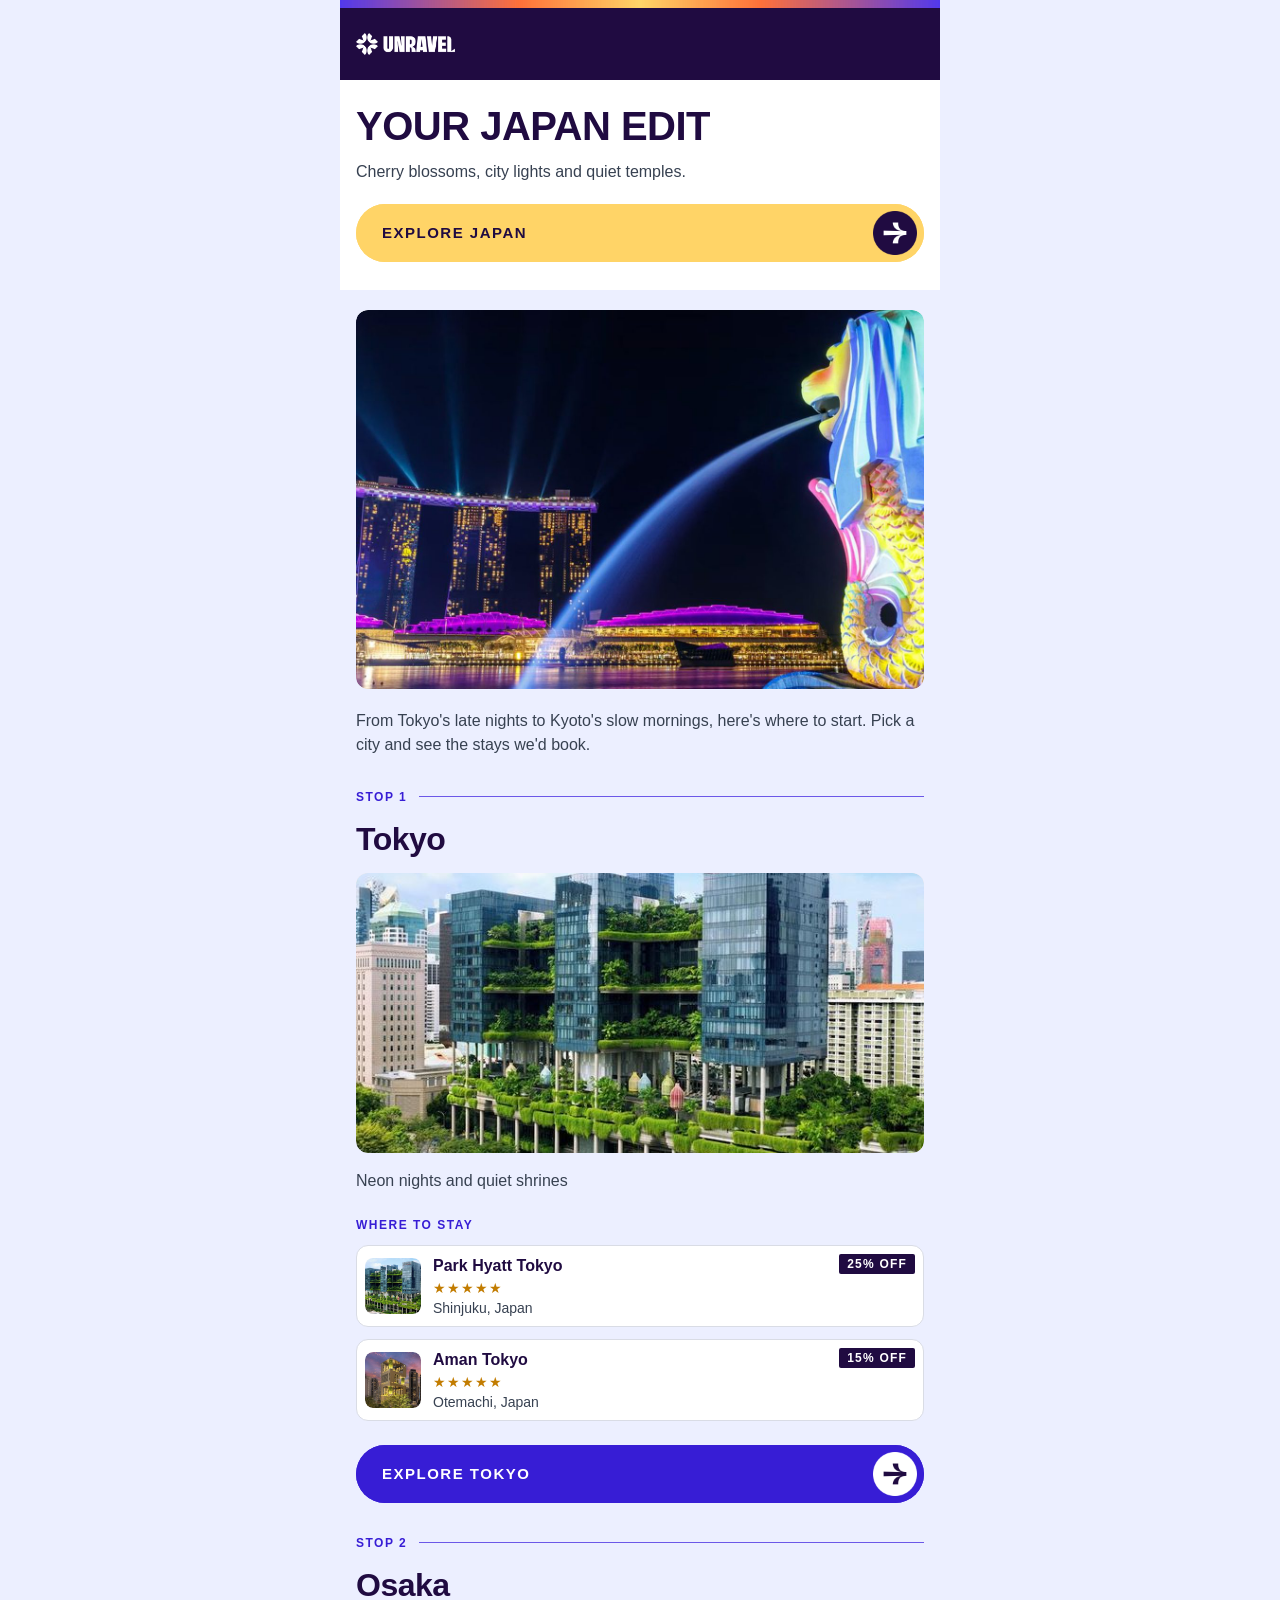
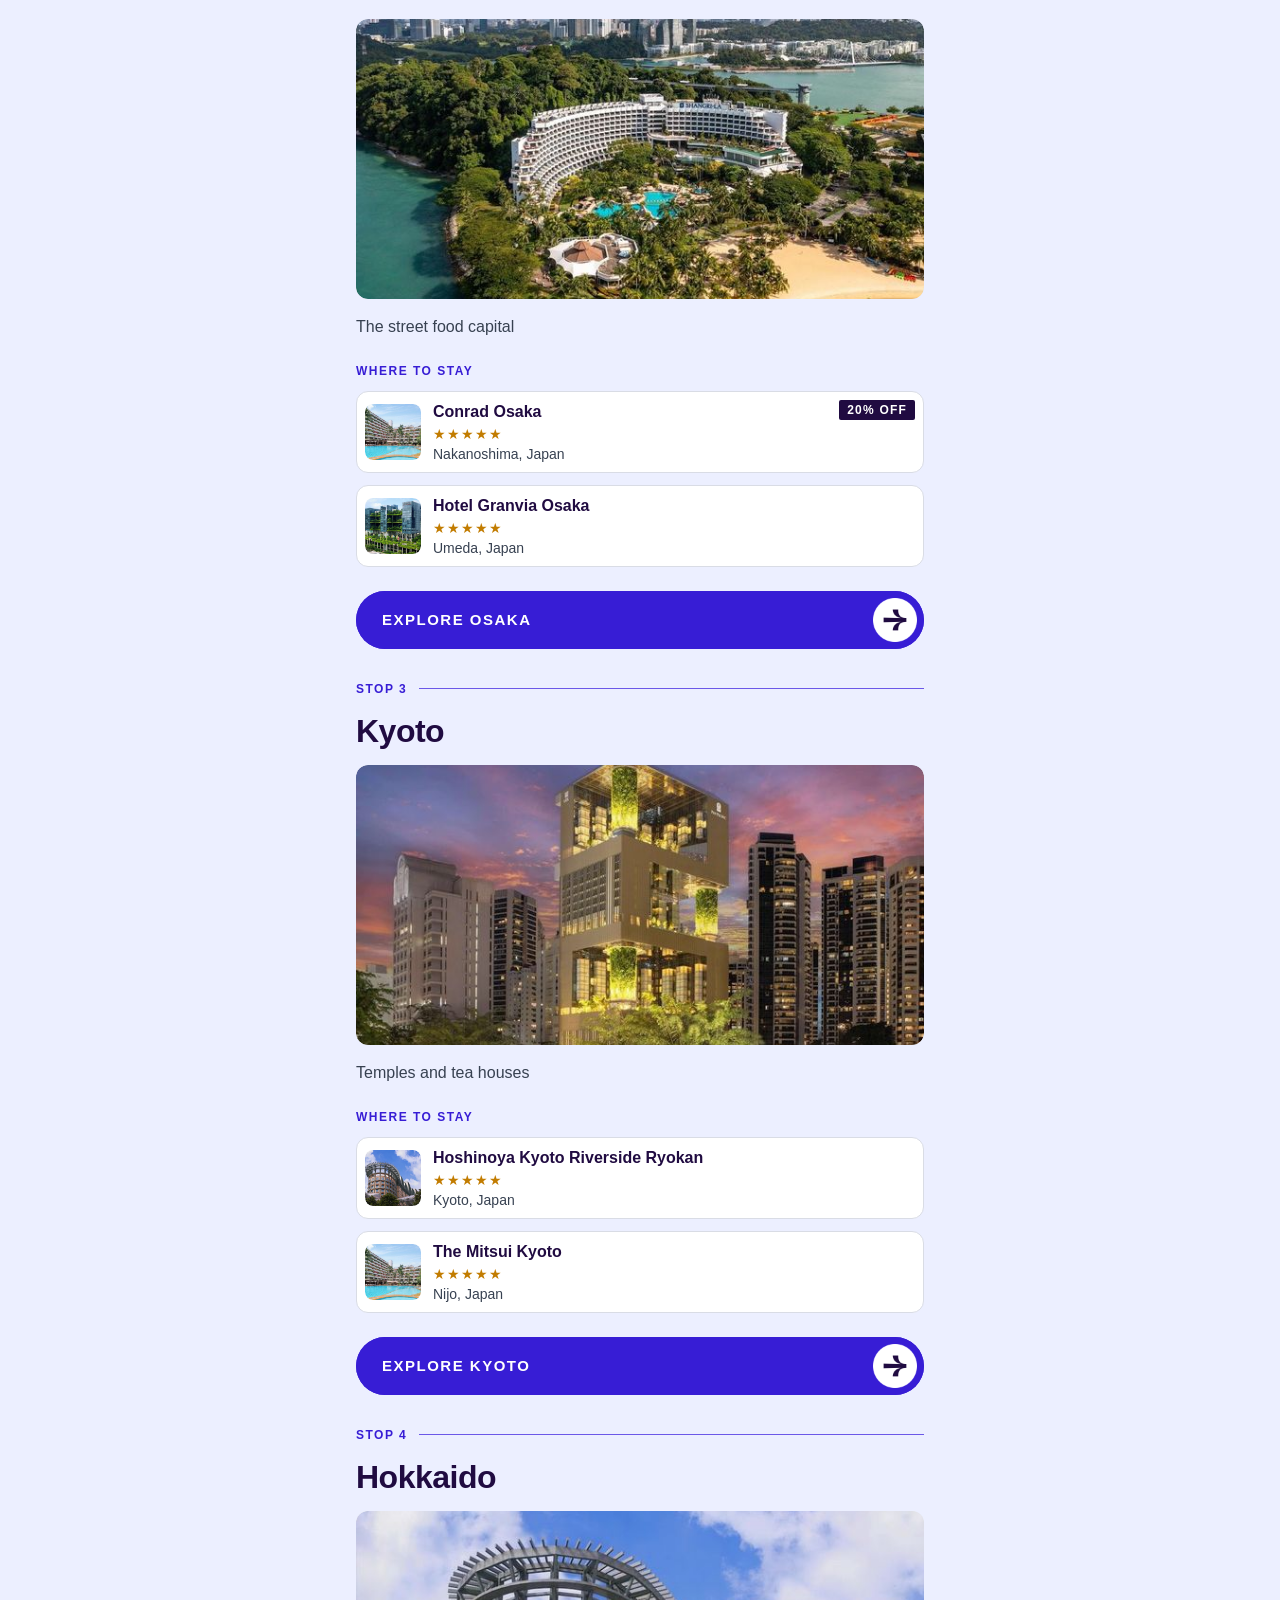
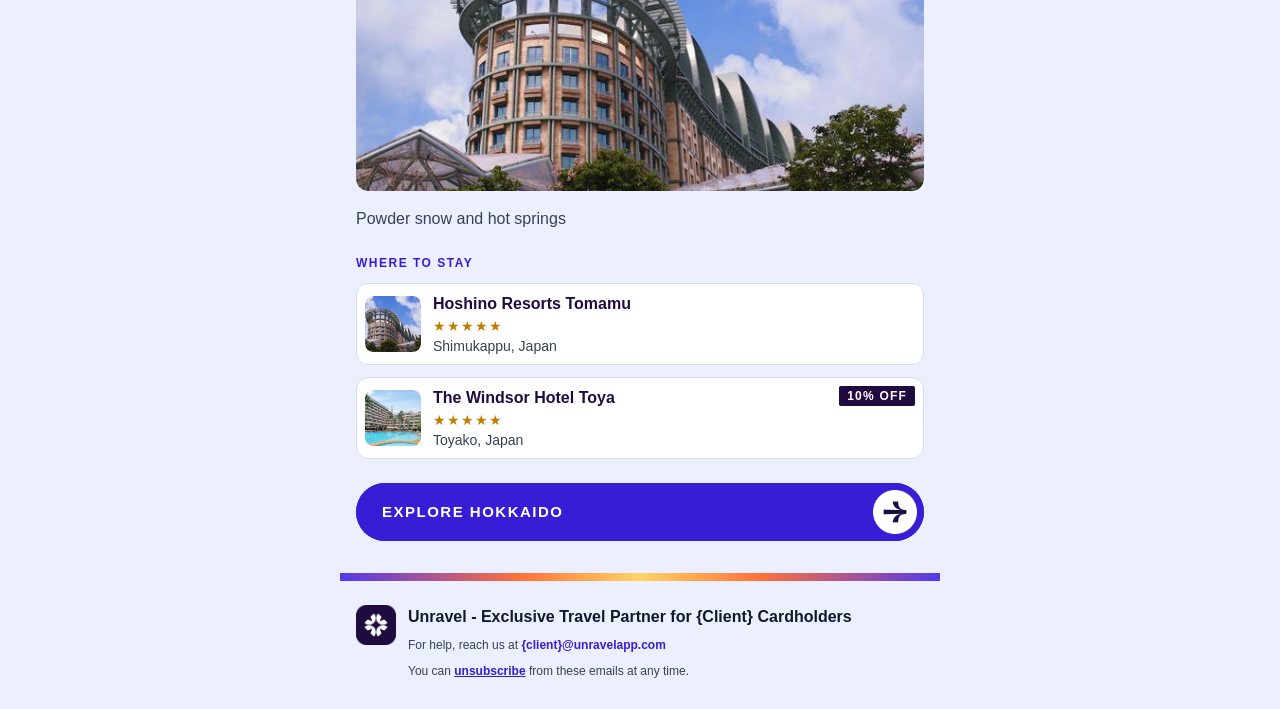
<file: destination-story/destination-story-email.html>
<!DOCTYPE html>
<html lang="en" xmlns="http://www.w3.org/1999/xhtml" xmlns:v="urn:schemas-microsoft-com:vml" xmlns:o="urn:schemas-microsoft-com:office:office">
<head>
<meta charset="utf-8">
<meta name="viewport" content="width=device-width, initial-scale=1">
<meta http-equiv="X-UA-Compatible" content="IE=edge">
<meta name="color-scheme" content="light dark">
<meta name="supported-color-schemes" content="light dark">
<title>Your Japan edit</title>
<style type="text/css">
body{margin:0;padding:0;width:100%!important;-webkit-text-size-adjust:100%;-ms-text-size-adjust:100%}
table,td{mso-table-lspace:0pt;mso-table-rspace:0pt}
img{-ms-interpolation-mode:bicubic}
a{text-decoration:none}
@media (max-width:340px){.sh1{font-size:28px!important;line-height:32px!important}}
@media (min-width:481px){.sh1{font-size:40px!important;line-height:44px!important}}

.sphi,.hrSi,.fluid{width:100%!important;max-width:100%!important}
.hrSi{height:auto!important;max-height:none!important}
.thumb,.thumb img{width:56px!important;height:56px!important;max-width:56px!important;max-height:56px!important;overflow:hidden!important}
.btnMain:hover,.btnStop:hover{filter:brightness(.95)}
.btnMain:active,.btnStop:active{filter:brightness(.88)}
@media (min-width:481px){
.sph,.sph a,.sphi{height:280px!important;max-height:280px!important}
}
@media (prefers-color-scheme:dark){
 body,.bgStory{background-color:#120427!important}
 .btnMain{background-color:#FFD467!important;color:#200B41!important}
 .btnStop{background-color:#371DD5!important;color:#FFFFFF!important}
 .tW{color:#FFFFFF!important}
 .tSoft{color:#E4DEFF!important}
 .tMuted{color:#D3C8FF!important}
 .tLabel{color:#B3A9FF!important}
 .chip{background-color:#FFD467!important;color:#200B41!important}
 .star{color:#FFD467!important}
 .bgLogo{background-color:#200B41!important}
 .bgHead{background-color:#200B41!important}
 .bdPill{border-color:#6B58E8!important}
 .bdDot{border-top-color:#6B58E8!important}
 .bdCard{border-color:#4B4F58!important}
 .bgCard{background-color:#120427!important}
 .tLink{color:#FFFFFF!important}
}
[data-ogsb] body,[data-ogsb] .bgStory{background-color:#120427!important}
[data-ogsb] .btnMain,[data-ogsb] .chip{background-color:#FFD467!important}
[data-ogsb] .btnStop{background-color:#371DD5!important}
[data-ogsb] .bgLogo{background-color:#200B41!important}
[data-ogsb] .bgHead{background-color:#200B41!important}
[data-ogsb] .bgCard{background-color:#120427!important}
[data-ogsc] .bdPill{border-color:#6B58E8!important}
[data-ogsc] .bdCard{border-color:#4B4F58!important}
[data-ogsc] .tLink{color:#FFFFFF!important}
[data-ogsc] .btnMain,[data-ogsc] .chip{color:#200B41!important}
[data-ogsc] .btnStop,[data-ogsc] .tW{color:#FFFFFF!important}
[data-ogsc] .tSoft{color:#E4DEFF!important}
[data-ogsc] .tMuted{color:#D3C8FF!important}
[data-ogsc] .tLabel{color:#B3A9FF!important}
[data-ogsc] .star{color:#FFD467!important}
</style>
</head>
<body class="bgStory" style="margin:0;padding:0;background-color:#ECEFFF">
<div style="display:none;max-height:0;overflow:hidden;mso-hide:all;font-size:1px;line-height:1px;color:#ECEFFF"><span mc:edit="preheader">Cherry blossoms, city lights and quiet temples.</span>&nbsp;&zwnj;&nbsp;&zwnj;&nbsp;&zwnj;</div>
<table role="presentation" class="bgStory" width="100%" cellpadding="0" cellspacing="0" border="0" bgcolor="#ECEFFF" style="background-color:#ECEFFF"><tr><td align="center">
<!--[if mso]><table role="presentation" width="600" align="center" cellpadding="0" cellspacing="0"><tr><td><![endif]-->
<table role="presentation" class="email" width="100%" cellpadding="0" cellspacing="0" border="0" style="width:100%;max-width:600px;table-layout:fixed">
<tr><td style="font-size:0;line-height:0"><img src="images/gradient-strip.jpg" width="600" height="8" alt="" class="fluid" style="display:block;border:0;outline:none;text-decoration:none;width:100%;max-width:100%;height:8px"></td></tr><tr><td class="bgLogo" background="images/band-dark-unravel.png" bgcolor="#200B41" valign="middle" height="72" style="height:72px;background-color:#200B41;background-image:url(images/band-dark-unravel.png);background-repeat:repeat;background-size:cover;padding:0 16px"><a href="#" target="_blank" style="text-decoration:none"><img src="images/unravel-logo-white.png" width="99" height="22" alt="Unravel" style="display:block;border:0;outline:none;text-decoration:none;color:#FFFFFF;font-family:Arial,Helvetica,sans-serif;font-size:14px;font-weight:700"></a></td></tr><tr><td mc:edit="headline" class="tW sh1 bgHead" bgcolor="#FFFFFF" style="background-color:#FFFFFF;word-wrap:break-word;overflow-wrap:anywhere;padding:24px 16px 0;word-wrap:break-word;overflow-wrap:anywhere;font-family:Arial,Helvetica,sans-serif;font-size:32px;line-height:36px;font-weight:700;letter-spacing:-0.5px;text-transform:uppercase;color:#200B41"><a href="#" target="_blank" class="tW" style="text-decoration:none;color:#200B41">Your Japan edit</a></td></tr>
 <tr><td mc:edit="subline" class="tSoft bgHead" bgcolor="#FFFFFF" style="background-color:#FFFFFF;word-wrap:break-word;overflow-wrap:anywhere;padding:12px 16px 0;font-family:Arial,Helvetica,sans-serif;font-size:16px;line-height:24px;font-weight:400;color:#374151">Cherry blossoms, city lights and quiet temples.</td></tr>
 <tr><td class="bgHead" bgcolor="#FFFFFF" style="background-color:#FFFFFF;padding:20px 16px 28px"><table role="presentation" width="100%" cellpadding="0" cellspacing="0" border="0" style="width:100%"><tr><td bgcolor="#FFD467" style="background-color:#FFD467;border-radius:29px"><a href="#" target="_blank" class="btnMain" style="text-decoration:none;display:block;background-color:#FFD467;border-radius:29px;color:#200B41"><table role="presentation" width="100%" cellpadding="0" cellspacing="0" border="0"><tr><td style="padding:0 0 0 26px;height:58px;font-family:Arial,Helvetica,sans-serif;font-size:15px;line-height:58px;font-weight:700;letter-spacing:1.5px;text-transform:uppercase;color:#200B41;text-align:left" mc:edit="cta_label">Explore Japan</td><td width="51" align="right" style="padding:0 7px 0 0;width:51px"><img src="images/arrow-circle-dark.png" width="44" height="44" alt="" style="display:block;border:0;outline:none;text-decoration:none;width:44px;min-width:44px;height:44px"></td></tr></table></a></td></tr></table></td></tr><tr><td style="padding:20px 16px 0"><table role="presentation" width="100%" cellpadding="0" cellspacing="0" border="0"><tr><td mc:edit="hero_image" bgcolor="#E5E7EB" align="center" valign="middle" style="background-color:#E5E7EB;background-image:url(images/hotel-fallback.png);background-size:cover;background-position:center;border-radius:12px;overflow:hidden;font-size:0;line-height:0;color:#FFFFFF"><a href="#" target="_blank" style="text-decoration:none;display:block"><img src="images/hero-landscape-sample.jpg" width="600" height="400" alt="" class="hrSi" style="display:block;border:0;outline:none;text-decoration:none;width:100%;max-width:100%;height:auto;border-radius:12px"></a></td></tr></table></td></tr><tr><td mc:edit="intro" class="tSoft" style="word-wrap:break-word;overflow-wrap:anywhere;padding:20px 16px 0;font-family:Arial,Helvetica,sans-serif;font-size:16px;line-height:24px;color:#374151">From Tokyo's late nights to Kyoto's slow mornings, here's where to start. Pick a city and see the stays we'd book.</td></tr>
<tr mc:repeatable="stop"><td style="padding:0"><table role="presentation" width="100%" cellpadding="0" cellspacing="0" border="0"><tr><td style="padding:32px 16px 0"><table role="presentation" width="100%" cellpadding="0" cellspacing="0" border="0"><tr><td class="tLabel" style="white-space:nowrap;padding-right:12px;font-family:Arial,Helvetica,sans-serif;font-size:12px;line-height:16px;font-weight:700;letter-spacing:1.5px;text-transform:uppercase;color:#371DD5" width="1" mc:edit="stop_label_1">Stop 1</td><td valign="middle" style="font-size:0;line-height:0"><table role="presentation" width="100%" cellpadding="0" cellspacing="0" border="0"><tr><td height="1" class="bdDot" style="height:1px;border-top:1px solid #6B58E8;font-size:0;line-height:0">&nbsp;</td></tr></table></td></tr></table></td></tr>
 <tr><td class="tW" mc:edit="stop_name_1" style="word-wrap:break-word;overflow-wrap:anywhere;padding:16px 16px 0;font-family:Arial,Helvetica,sans-serif;font-size:32px;line-height:36px;font-weight:700;letter-spacing:-0.5px;color:#200B41"><a class="tW" href="#" target="_blank" style="text-decoration:none;color:#200B41">Tokyo</a></td></tr>
 <tr><td style="padding:16px 16px 0"><table role="presentation" width="100%" cellpadding="0" cellspacing="0" border="0"><tr><td mc:edit="stop_image_1" class="sph" bgcolor="#E5E7EB" align="center" valign="middle" height="200" style="height:200px;max-height:200px;overflow:hidden;background-color:#E5E7EB;background-image:url(images/hotel-fallback.png);background-size:cover;background-position:center;border-radius:12px;font-size:0;line-height:0;color:#200B41"><a href="#" target="_blank" style="height:200px;max-height:200px;overflow:hidden;text-decoration:none;display:block"><img src="images/hotel-photo-1.jpg" width="568" alt="" style="height:200px;max-height:200px;object-fit:cover;display:block;border:0;outline:none;text-decoration:none;width:100%;border-radius:12px;color:#200B41" class="sphi"></a></td></tr></table></td></tr>
 <tr><td class="tSoft" mc:edit="stop_body_1" style="word-wrap:break-word;overflow-wrap:anywhere;padding:16px 16px 0;font-family:Arial,Helvetica,sans-serif;font-size:16px;line-height:24px;color:#374151">Neon nights and quiet shrines</td></tr>
 <tr><td style="padding:24px 16px 0"><div class="tLabel" style="font-family:Arial,Helvetica,sans-serif;font-size:12px;line-height:16px;font-weight:700;letter-spacing:1.5px;text-transform:uppercase;color:#371DD5">Where to stay</div></td></tr><tr><td style="padding:12px 16px 0"><table role="presentation" width="100%" cellpadding="0" cellspacing="0" border="0"><tr><td style="padding:0px 0 0"><table role="presentation" width="100%" cellpadding="0" cellspacing="0" border="0" bgcolor="#FFFFFF" class="bdCard bgCard" style="background-color:#FFFFFF;border:1px solid #D9DCE5;border-radius:12px;border-collapse:separate"><tr><td style="padding:8px"><table role="presentation" width="100%" cellpadding="0" cellspacing="0" border="0"><tr><td width="56" valign="middle" style="width:56px;min-width:56px"><table role="presentation" cellpadding="0" cellspacing="0" border="0"><tr><td mc:edit="stay_thumb_1" class="thumb" width="56" height="56" bgcolor="#E5E7EB" style="width:56px;height:56px;background-color:#E5E7EB;background-image:url(images/hotel-fallback.png);background-size:cover;border-radius:8px;overflow:hidden;font-size:0;line-height:0"><img src="images/hotel-photo-1.jpg" width="56" height="56" alt="" style="display:block;border:0;outline:none;text-decoration:none;width:56px;min-width:56px;max-width:56px;height:56px;object-fit:cover;border-radius:8px"></td></tr></table></td><td width="12" style="width:12px;font-size:0;line-height:0">&nbsp;</td><td valign="middle"><table role="presentation" width="100%" cellpadding="0" cellspacing="0" border="0"><tr><td valign="top"><div class="tW" mc:edit="hotel_name_1_1" style="word-wrap:break-word;overflow-wrap:anywhere;font-family:Arial,Helvetica,sans-serif;font-size:16px;line-height:24px;font-weight:700;color:#200B41"><a class="tW" href="#" target="_blank" style="text-decoration:none;color:#200B41">Park Hyatt Tokyo</a></div></td><td align="right" valign="top" style="padding-left:8px"><span class="chip" mc:edit="stay_discount_1" mc:hideable style="display:inline-block;background-color:#200B41;color:#FFFFFF;font-family:Arial,Helvetica,sans-serif;font-size:12px;line-height:16px;font-weight:700;letter-spacing:1.2px;padding:2px 8px;border-radius:2px;white-space:nowrap">25% OFF</span></td></tr></table><div mc:edit="stay_stars_1" mc:hideable class="star" style="font-family:Arial,Helvetica,sans-serif;font-size:14px;line-height:20px;letter-spacing:1px;color:#C27C00">&#9733;&#9733;&#9733;&#9733;&#9733;</div><div mc:edit="stay_location_1" class="tSoft" style="word-wrap:break-word;overflow-wrap:anywhere;font-family:Arial,Helvetica,sans-serif;font-size:14px;line-height:20px;color:#374151">Shinjuku, Japan</div></td></tr></table></td></tr></table></td></tr><tr><td style="padding:12px 0 0"><table role="presentation" width="100%" cellpadding="0" cellspacing="0" border="0" bgcolor="#FFFFFF" class="bdCard bgCard" style="background-color:#FFFFFF;border:1px solid #D9DCE5;border-radius:12px;border-collapse:separate"><tr><td style="padding:8px"><table role="presentation" width="100%" cellpadding="0" cellspacing="0" border="0"><tr><td width="56" valign="middle" style="width:56px;min-width:56px"><table role="presentation" cellpadding="0" cellspacing="0" border="0"><tr><td mc:edit="stay_thumb_2" class="thumb" width="56" height="56" bgcolor="#E5E7EB" style="width:56px;height:56px;background-color:#E5E7EB;background-image:url(images/hotel-fallback.png);background-size:cover;border-radius:8px;overflow:hidden;font-size:0;line-height:0"><img src="images/hotel-photo-3.jpg" width="56" height="56" alt="" style="display:block;border:0;outline:none;text-decoration:none;width:56px;min-width:56px;max-width:56px;height:56px;object-fit:cover;border-radius:8px"></td></tr></table></td><td width="12" style="width:12px;font-size:0;line-height:0">&nbsp;</td><td valign="middle"><table role="presentation" width="100%" cellpadding="0" cellspacing="0" border="0"><tr><td valign="top"><div class="tW" mc:edit="hotel_name_1_2" style="word-wrap:break-word;overflow-wrap:anywhere;font-family:Arial,Helvetica,sans-serif;font-size:16px;line-height:24px;font-weight:700;color:#200B41"><a class="tW" href="#" target="_blank" style="text-decoration:none;color:#200B41">Aman Tokyo</a></div></td><td align="right" valign="top" style="padding-left:8px"><span class="chip" mc:edit="stay_discount_2" mc:hideable style="display:inline-block;background-color:#200B41;color:#FFFFFF;font-family:Arial,Helvetica,sans-serif;font-size:12px;line-height:16px;font-weight:700;letter-spacing:1.2px;padding:2px 8px;border-radius:2px;white-space:nowrap">15% OFF</span></td></tr></table><div mc:edit="stay_stars_2" mc:hideable class="star" style="font-family:Arial,Helvetica,sans-serif;font-size:14px;line-height:20px;letter-spacing:1px;color:#C27C00">&#9733;&#9733;&#9733;&#9733;&#9733;</div><div mc:edit="stay_location_2" class="tSoft" style="word-wrap:break-word;overflow-wrap:anywhere;font-family:Arial,Helvetica,sans-serif;font-size:14px;line-height:20px;color:#374151">Otemachi, Japan</div></td></tr></table></td></tr></table></td></tr></table></td></tr>
 <tr><td style="padding:24px 16px 0"><table role="presentation" width="100%" cellpadding="0" cellspacing="0" border="0" style="width:100%"><tr><td bgcolor="#371DD5" style="background-color:#371DD5;border-radius:29px"><a href="#" target="_blank" class="btnStop" style="text-decoration:none;display:block;background-color:#371DD5;border-radius:29px;color:#FFFFFF"><table role="presentation" width="100%" cellpadding="0" cellspacing="0" border="0"><tr><td class="tW" style="padding:0 0 0 26px;height:58px;font-family:Arial,Helvetica,sans-serif;font-size:15px;line-height:58px;font-weight:700;letter-spacing:1.5px;text-transform:uppercase;color:#FFFFFF;text-align:left" mc:edit="stop_cta_1">Explore Tokyo</td><td width="51" align="right" style="padding:0 7px 0 0;width:51px"><img src="images/arrow-circle-light.png" width="44" height="44" alt="" style="display:block;border:0;outline:none;text-decoration:none;width:44px;min-width:44px;height:44px"></td></tr></table></a></td></tr></table></td></tr>
</table></td></tr>
<tr mc:repeatable="stop"><td style="padding:0"><table role="presentation" width="100%" cellpadding="0" cellspacing="0" border="0"><tr><td style="padding:32px 16px 0"><table role="presentation" width="100%" cellpadding="0" cellspacing="0" border="0"><tr><td class="tLabel" style="white-space:nowrap;padding-right:12px;font-family:Arial,Helvetica,sans-serif;font-size:12px;line-height:16px;font-weight:700;letter-spacing:1.5px;text-transform:uppercase;color:#371DD5" width="1" mc:edit="stop_label_2">Stop 2</td><td valign="middle" style="font-size:0;line-height:0"><table role="presentation" width="100%" cellpadding="0" cellspacing="0" border="0"><tr><td height="1" class="bdDot" style="height:1px;border-top:1px solid #6B58E8;font-size:0;line-height:0">&nbsp;</td></tr></table></td></tr></table></td></tr>
 <tr><td class="tW" mc:edit="stop_name_2" style="word-wrap:break-word;overflow-wrap:anywhere;padding:16px 16px 0;font-family:Arial,Helvetica,sans-serif;font-size:32px;line-height:36px;font-weight:700;letter-spacing:-0.5px;color:#200B41"><a class="tW" href="#" target="_blank" style="text-decoration:none;color:#200B41">Osaka</a></td></tr>
 <tr><td style="padding:16px 16px 0"><table role="presentation" width="100%" cellpadding="0" cellspacing="0" border="0"><tr><td mc:edit="stop_image_2" class="sph" bgcolor="#E5E7EB" align="center" valign="middle" height="200" style="height:200px;max-height:200px;overflow:hidden;background-color:#E5E7EB;background-image:url(images/hotel-fallback.png);background-size:cover;background-position:center;border-radius:12px;font-size:0;line-height:0;color:#200B41"><a href="#" target="_blank" style="height:200px;max-height:200px;overflow:hidden;text-decoration:none;display:block"><img src="images/hotel-photo-2.jpg" width="568" alt="" style="height:200px;max-height:200px;object-fit:cover;display:block;border:0;outline:none;text-decoration:none;width:100%;border-radius:12px;color:#200B41" class="sphi"></a></td></tr></table></td></tr>
 <tr><td class="tSoft" mc:edit="stop_body_2" style="word-wrap:break-word;overflow-wrap:anywhere;padding:16px 16px 0;font-family:Arial,Helvetica,sans-serif;font-size:16px;line-height:24px;color:#374151">The street food capital</td></tr>
 <tr><td style="padding:24px 16px 0"><div class="tLabel" style="font-family:Arial,Helvetica,sans-serif;font-size:12px;line-height:16px;font-weight:700;letter-spacing:1.5px;text-transform:uppercase;color:#371DD5">Where to stay</div></td></tr><tr><td style="padding:12px 16px 0"><table role="presentation" width="100%" cellpadding="0" cellspacing="0" border="0"><tr><td style="padding:0px 0 0"><table role="presentation" width="100%" cellpadding="0" cellspacing="0" border="0" bgcolor="#FFFFFF" class="bdCard bgCard" style="background-color:#FFFFFF;border:1px solid #D9DCE5;border-radius:12px;border-collapse:separate"><tr><td style="padding:8px"><table role="presentation" width="100%" cellpadding="0" cellspacing="0" border="0"><tr><td width="56" valign="middle" style="width:56px;min-width:56px"><table role="presentation" cellpadding="0" cellspacing="0" border="0"><tr><td mc:edit="stay_thumb_3" class="thumb" width="56" height="56" bgcolor="#E5E7EB" style="width:56px;height:56px;background-color:#E5E7EB;background-image:url(images/hotel-fallback.png);background-size:cover;border-radius:8px;overflow:hidden;font-size:0;line-height:0"><img src="images/hotel-photo-6.jpg" width="56" height="56" alt="" style="display:block;border:0;outline:none;text-decoration:none;width:56px;min-width:56px;max-width:56px;height:56px;object-fit:cover;border-radius:8px"></td></tr></table></td><td width="12" style="width:12px;font-size:0;line-height:0">&nbsp;</td><td valign="middle"><table role="presentation" width="100%" cellpadding="0" cellspacing="0" border="0"><tr><td valign="top"><div class="tW" mc:edit="hotel_name_2_1" style="word-wrap:break-word;overflow-wrap:anywhere;font-family:Arial,Helvetica,sans-serif;font-size:16px;line-height:24px;font-weight:700;color:#200B41"><a class="tW" href="#" target="_blank" style="text-decoration:none;color:#200B41">Conrad Osaka</a></div></td><td align="right" valign="top" style="padding-left:8px"><span class="chip" mc:edit="stay_discount_3" mc:hideable style="display:inline-block;background-color:#200B41;color:#FFFFFF;font-family:Arial,Helvetica,sans-serif;font-size:12px;line-height:16px;font-weight:700;letter-spacing:1.2px;padding:2px 8px;border-radius:2px;white-space:nowrap">20% OFF</span></td></tr></table><div mc:edit="stay_stars_3" mc:hideable class="star" style="font-family:Arial,Helvetica,sans-serif;font-size:14px;line-height:20px;letter-spacing:1px;color:#C27C00">&#9733;&#9733;&#9733;&#9733;&#9733;</div><div mc:edit="stay_location_3" class="tSoft" style="word-wrap:break-word;overflow-wrap:anywhere;font-family:Arial,Helvetica,sans-serif;font-size:14px;line-height:20px;color:#374151">Nakanoshima, Japan</div></td></tr></table></td></tr></table></td></tr><tr><td style="padding:12px 0 0"><table role="presentation" width="100%" cellpadding="0" cellspacing="0" border="0" bgcolor="#FFFFFF" class="bdCard bgCard" style="background-color:#FFFFFF;border:1px solid #D9DCE5;border-radius:12px;border-collapse:separate"><tr><td style="padding:8px"><table role="presentation" width="100%" cellpadding="0" cellspacing="0" border="0"><tr><td width="56" valign="middle" style="width:56px;min-width:56px"><table role="presentation" cellpadding="0" cellspacing="0" border="0"><tr><td mc:edit="stay_thumb_4" class="thumb" width="56" height="56" bgcolor="#E5E7EB" style="width:56px;height:56px;background-color:#E5E7EB;background-image:url(images/hotel-fallback.png);background-size:cover;border-radius:8px;overflow:hidden;font-size:0;line-height:0"><img src="images/hotel-photo-1.jpg" width="56" height="56" alt="" style="display:block;border:0;outline:none;text-decoration:none;width:56px;min-width:56px;max-width:56px;height:56px;object-fit:cover;border-radius:8px"></td></tr></table></td><td width="12" style="width:12px;font-size:0;line-height:0">&nbsp;</td><td valign="middle"><table role="presentation" width="100%" cellpadding="0" cellspacing="0" border="0"><tr><td valign="top"><div class="tW" mc:edit="hotel_name_2_2" style="word-wrap:break-word;overflow-wrap:anywhere;font-family:Arial,Helvetica,sans-serif;font-size:16px;line-height:24px;font-weight:700;color:#200B41"><a class="tW" href="#" target="_blank" style="text-decoration:none;color:#200B41">Hotel Granvia Osaka</a></div></td></tr></table><div mc:edit="stay_stars_4" mc:hideable class="star" style="font-family:Arial,Helvetica,sans-serif;font-size:14px;line-height:20px;letter-spacing:1px;color:#C27C00">&#9733;&#9733;&#9733;&#9733;&#9733;</div><div mc:edit="stay_location_4" class="tSoft" style="word-wrap:break-word;overflow-wrap:anywhere;font-family:Arial,Helvetica,sans-serif;font-size:14px;line-height:20px;color:#374151">Umeda, Japan</div></td></tr></table></td></tr></table></td></tr></table></td></tr>
 <tr><td style="padding:24px 16px 0"><table role="presentation" width="100%" cellpadding="0" cellspacing="0" border="0" style="width:100%"><tr><td bgcolor="#371DD5" style="background-color:#371DD5;border-radius:29px"><a href="#" target="_blank" class="btnStop" style="text-decoration:none;display:block;background-color:#371DD5;border-radius:29px;color:#FFFFFF"><table role="presentation" width="100%" cellpadding="0" cellspacing="0" border="0"><tr><td class="tW" style="padding:0 0 0 26px;height:58px;font-family:Arial,Helvetica,sans-serif;font-size:15px;line-height:58px;font-weight:700;letter-spacing:1.5px;text-transform:uppercase;color:#FFFFFF;text-align:left" mc:edit="stop_cta_2">Explore Osaka</td><td width="51" align="right" style="padding:0 7px 0 0;width:51px"><img src="images/arrow-circle-light.png" width="44" height="44" alt="" style="display:block;border:0;outline:none;text-decoration:none;width:44px;min-width:44px;height:44px"></td></tr></table></a></td></tr></table></td></tr>
</table></td></tr>
<tr mc:repeatable="stop"><td style="padding:0"><table role="presentation" width="100%" cellpadding="0" cellspacing="0" border="0"><tr><td style="padding:32px 16px 0"><table role="presentation" width="100%" cellpadding="0" cellspacing="0" border="0"><tr><td class="tLabel" style="white-space:nowrap;padding-right:12px;font-family:Arial,Helvetica,sans-serif;font-size:12px;line-height:16px;font-weight:700;letter-spacing:1.5px;text-transform:uppercase;color:#371DD5" width="1" mc:edit="stop_label_3">Stop 3</td><td valign="middle" style="font-size:0;line-height:0"><table role="presentation" width="100%" cellpadding="0" cellspacing="0" border="0"><tr><td height="1" class="bdDot" style="height:1px;border-top:1px solid #6B58E8;font-size:0;line-height:0">&nbsp;</td></tr></table></td></tr></table></td></tr>
 <tr><td class="tW" mc:edit="stop_name_3" style="word-wrap:break-word;overflow-wrap:anywhere;padding:16px 16px 0;font-family:Arial,Helvetica,sans-serif;font-size:32px;line-height:36px;font-weight:700;letter-spacing:-0.5px;color:#200B41"><a class="tW" href="#" target="_blank" style="text-decoration:none;color:#200B41">Kyoto</a></td></tr>
 <tr><td style="padding:16px 16px 0"><table role="presentation" width="100%" cellpadding="0" cellspacing="0" border="0"><tr><td mc:edit="stop_image_3" class="sph" bgcolor="#E5E7EB" align="center" valign="middle" height="200" style="height:200px;max-height:200px;overflow:hidden;background-color:#E5E7EB;background-image:url(images/hotel-fallback.png);background-size:cover;background-position:center;border-radius:12px;font-size:0;line-height:0;color:#200B41"><a href="#" target="_blank" style="height:200px;max-height:200px;overflow:hidden;text-decoration:none;display:block"><img src="images/hotel-photo-3.jpg" width="568" alt="" style="height:200px;max-height:200px;object-fit:cover;display:block;border:0;outline:none;text-decoration:none;width:100%;border-radius:12px;color:#200B41" class="sphi"></a></td></tr></table></td></tr>
 <tr><td class="tSoft" mc:edit="stop_body_3" style="word-wrap:break-word;overflow-wrap:anywhere;padding:16px 16px 0;font-family:Arial,Helvetica,sans-serif;font-size:16px;line-height:24px;color:#374151">Temples and tea houses</td></tr>
 <tr><td style="padding:24px 16px 0"><div class="tLabel" style="font-family:Arial,Helvetica,sans-serif;font-size:12px;line-height:16px;font-weight:700;letter-spacing:1.5px;text-transform:uppercase;color:#371DD5">Where to stay</div></td></tr><tr><td style="padding:12px 16px 0"><table role="presentation" width="100%" cellpadding="0" cellspacing="0" border="0"><tr><td style="padding:0px 0 0"><table role="presentation" width="100%" cellpadding="0" cellspacing="0" border="0" bgcolor="#FFFFFF" class="bdCard bgCard" style="background-color:#FFFFFF;border:1px solid #D9DCE5;border-radius:12px;border-collapse:separate"><tr><td style="padding:8px"><table role="presentation" width="100%" cellpadding="0" cellspacing="0" border="0"><tr><td width="56" valign="middle" style="width:56px;min-width:56px"><table role="presentation" cellpadding="0" cellspacing="0" border="0"><tr><td mc:edit="stay_thumb_5" class="thumb" width="56" height="56" bgcolor="#E5E7EB" style="width:56px;height:56px;background-color:#E5E7EB;background-image:url(images/hotel-fallback.png);background-size:cover;border-radius:8px;overflow:hidden;font-size:0;line-height:0"><img src="images/hotel-photo-4.jpg" width="56" height="56" alt="" style="display:block;border:0;outline:none;text-decoration:none;width:56px;min-width:56px;max-width:56px;height:56px;object-fit:cover;border-radius:8px"></td></tr></table></td><td width="12" style="width:12px;font-size:0;line-height:0">&nbsp;</td><td valign="middle"><table role="presentation" width="100%" cellpadding="0" cellspacing="0" border="0"><tr><td valign="top"><div class="tW" mc:edit="hotel_name_3_1" style="word-wrap:break-word;overflow-wrap:anywhere;font-family:Arial,Helvetica,sans-serif;font-size:16px;line-height:24px;font-weight:700;color:#200B41"><a class="tW" href="#" target="_blank" style="text-decoration:none;color:#200B41">Hoshinoya Kyoto Riverside Ryokan</a></div></td></tr></table><div mc:edit="stay_stars_5" mc:hideable class="star" style="font-family:Arial,Helvetica,sans-serif;font-size:14px;line-height:20px;letter-spacing:1px;color:#C27C00">&#9733;&#9733;&#9733;&#9733;&#9733;</div><div mc:edit="stay_location_5" class="tSoft" style="word-wrap:break-word;overflow-wrap:anywhere;font-family:Arial,Helvetica,sans-serif;font-size:14px;line-height:20px;color:#374151">Kyoto, Japan</div></td></tr></table></td></tr></table></td></tr><tr><td style="padding:12px 0 0"><table role="presentation" width="100%" cellpadding="0" cellspacing="0" border="0" bgcolor="#FFFFFF" class="bdCard bgCard" style="background-color:#FFFFFF;border:1px solid #D9DCE5;border-radius:12px;border-collapse:separate"><tr><td style="padding:8px"><table role="presentation" width="100%" cellpadding="0" cellspacing="0" border="0"><tr><td width="56" valign="middle" style="width:56px;min-width:56px"><table role="presentation" cellpadding="0" cellspacing="0" border="0"><tr><td mc:edit="stay_thumb_6" class="thumb" width="56" height="56" bgcolor="#E5E7EB" style="width:56px;height:56px;background-color:#E5E7EB;background-image:url(images/hotel-fallback.png);background-size:cover;border-radius:8px;overflow:hidden;font-size:0;line-height:0"><img src="images/hotel-photo-6.jpg" width="56" height="56" alt="" style="display:block;border:0;outline:none;text-decoration:none;width:56px;min-width:56px;max-width:56px;height:56px;object-fit:cover;border-radius:8px"></td></tr></table></td><td width="12" style="width:12px;font-size:0;line-height:0">&nbsp;</td><td valign="middle"><table role="presentation" width="100%" cellpadding="0" cellspacing="0" border="0"><tr><td valign="top"><div class="tW" mc:edit="hotel_name_3_2" style="word-wrap:break-word;overflow-wrap:anywhere;font-family:Arial,Helvetica,sans-serif;font-size:16px;line-height:24px;font-weight:700;color:#200B41"><a class="tW" href="#" target="_blank" style="text-decoration:none;color:#200B41">The Mitsui Kyoto</a></div></td></tr></table><div mc:edit="stay_stars_6" mc:hideable class="star" style="font-family:Arial,Helvetica,sans-serif;font-size:14px;line-height:20px;letter-spacing:1px;color:#C27C00">&#9733;&#9733;&#9733;&#9733;&#9733;</div><div mc:edit="stay_location_6" class="tSoft" style="word-wrap:break-word;overflow-wrap:anywhere;font-family:Arial,Helvetica,sans-serif;font-size:14px;line-height:20px;color:#374151">Nijo, Japan</div></td></tr></table></td></tr></table></td></tr></table></td></tr>
 <tr><td style="padding:24px 16px 0"><table role="presentation" width="100%" cellpadding="0" cellspacing="0" border="0" style="width:100%"><tr><td bgcolor="#371DD5" style="background-color:#371DD5;border-radius:29px"><a href="#" target="_blank" class="btnStop" style="text-decoration:none;display:block;background-color:#371DD5;border-radius:29px;color:#FFFFFF"><table role="presentation" width="100%" cellpadding="0" cellspacing="0" border="0"><tr><td class="tW" style="padding:0 0 0 26px;height:58px;font-family:Arial,Helvetica,sans-serif;font-size:15px;line-height:58px;font-weight:700;letter-spacing:1.5px;text-transform:uppercase;color:#FFFFFF;text-align:left" mc:edit="stop_cta_3">Explore Kyoto</td><td width="51" align="right" style="padding:0 7px 0 0;width:51px"><img src="images/arrow-circle-light.png" width="44" height="44" alt="" style="display:block;border:0;outline:none;text-decoration:none;width:44px;min-width:44px;height:44px"></td></tr></table></a></td></tr></table></td></tr>
</table></td></tr>
<tr mc:repeatable="stop"><td style="padding:0"><table role="presentation" width="100%" cellpadding="0" cellspacing="0" border="0"><tr><td style="padding:32px 16px 0"><table role="presentation" width="100%" cellpadding="0" cellspacing="0" border="0"><tr><td class="tLabel" style="white-space:nowrap;padding-right:12px;font-family:Arial,Helvetica,sans-serif;font-size:12px;line-height:16px;font-weight:700;letter-spacing:1.5px;text-transform:uppercase;color:#371DD5" width="1" mc:edit="stop_label_4">Stop 4</td><td valign="middle" style="font-size:0;line-height:0"><table role="presentation" width="100%" cellpadding="0" cellspacing="0" border="0"><tr><td height="1" class="bdDot" style="height:1px;border-top:1px solid #6B58E8;font-size:0;line-height:0">&nbsp;</td></tr></table></td></tr></table></td></tr>
 <tr><td class="tW" mc:edit="stop_name_4" style="word-wrap:break-word;overflow-wrap:anywhere;padding:16px 16px 0;font-family:Arial,Helvetica,sans-serif;font-size:32px;line-height:36px;font-weight:700;letter-spacing:-0.5px;color:#200B41"><a class="tW" href="#" target="_blank" style="text-decoration:none;color:#200B41">Hokkaido</a></td></tr>
 <tr><td style="padding:16px 16px 0"><table role="presentation" width="100%" cellpadding="0" cellspacing="0" border="0"><tr><td mc:edit="stop_image_4" class="sph" bgcolor="#E5E7EB" align="center" valign="middle" height="200" style="height:200px;max-height:200px;overflow:hidden;background-color:#E5E7EB;background-image:url(images/hotel-fallback.png);background-size:cover;background-position:center;border-radius:12px;font-size:0;line-height:0;color:#200B41"><a href="#" target="_blank" style="height:200px;max-height:200px;overflow:hidden;text-decoration:none;display:block"><img src="images/hotel-photo-4.jpg" width="568" alt="" style="height:200px;max-height:200px;object-fit:cover;display:block;border:0;outline:none;text-decoration:none;width:100%;border-radius:12px;color:#200B41" class="sphi"></a></td></tr></table></td></tr>
 <tr><td class="tSoft" mc:edit="stop_body_4" style="word-wrap:break-word;overflow-wrap:anywhere;padding:16px 16px 0;font-family:Arial,Helvetica,sans-serif;font-size:16px;line-height:24px;color:#374151">Powder snow and hot springs</td></tr>
 <tr><td style="padding:24px 16px 0"><div class="tLabel" style="font-family:Arial,Helvetica,sans-serif;font-size:12px;line-height:16px;font-weight:700;letter-spacing:1.5px;text-transform:uppercase;color:#371DD5">Where to stay</div></td></tr><tr><td style="padding:12px 16px 0"><table role="presentation" width="100%" cellpadding="0" cellspacing="0" border="0"><tr><td style="padding:0px 0 0"><table role="presentation" width="100%" cellpadding="0" cellspacing="0" border="0" bgcolor="#FFFFFF" class="bdCard bgCard" style="background-color:#FFFFFF;border:1px solid #D9DCE5;border-radius:12px;border-collapse:separate"><tr><td style="padding:8px"><table role="presentation" width="100%" cellpadding="0" cellspacing="0" border="0"><tr><td width="56" valign="middle" style="width:56px;min-width:56px"><table role="presentation" cellpadding="0" cellspacing="0" border="0"><tr><td mc:edit="stay_thumb_7" class="thumb" width="56" height="56" bgcolor="#E5E7EB" style="width:56px;height:56px;background-color:#E5E7EB;background-image:url(images/hotel-fallback.png);background-size:cover;border-radius:8px;overflow:hidden;font-size:0;line-height:0"><img src="images/hotel-photo-4.jpg" width="56" height="56" alt="" style="display:block;border:0;outline:none;text-decoration:none;width:56px;min-width:56px;max-width:56px;height:56px;object-fit:cover;border-radius:8px"></td></tr></table></td><td width="12" style="width:12px;font-size:0;line-height:0">&nbsp;</td><td valign="middle"><table role="presentation" width="100%" cellpadding="0" cellspacing="0" border="0"><tr><td valign="top"><div class="tW" mc:edit="hotel_name_4_1" style="word-wrap:break-word;overflow-wrap:anywhere;font-family:Arial,Helvetica,sans-serif;font-size:16px;line-height:24px;font-weight:700;color:#200B41"><a class="tW" href="#" target="_blank" style="text-decoration:none;color:#200B41">Hoshino Resorts Tomamu</a></div></td></tr></table><div mc:edit="stay_stars_7" mc:hideable class="star" style="font-family:Arial,Helvetica,sans-serif;font-size:14px;line-height:20px;letter-spacing:1px;color:#C27C00">&#9733;&#9733;&#9733;&#9733;&#9733;</div><div mc:edit="stay_location_7" class="tSoft" style="word-wrap:break-word;overflow-wrap:anywhere;font-family:Arial,Helvetica,sans-serif;font-size:14px;line-height:20px;color:#374151">Shimukappu, Japan</div></td></tr></table></td></tr></table></td></tr><tr><td style="padding:12px 0 0"><table role="presentation" width="100%" cellpadding="0" cellspacing="0" border="0" bgcolor="#FFFFFF" class="bdCard bgCard" style="background-color:#FFFFFF;border:1px solid #D9DCE5;border-radius:12px;border-collapse:separate"><tr><td style="padding:8px"><table role="presentation" width="100%" cellpadding="0" cellspacing="0" border="0"><tr><td width="56" valign="middle" style="width:56px;min-width:56px"><table role="presentation" cellpadding="0" cellspacing="0" border="0"><tr><td mc:edit="stay_thumb_8" class="thumb" width="56" height="56" bgcolor="#E5E7EB" style="width:56px;height:56px;background-color:#E5E7EB;background-image:url(images/hotel-fallback.png);background-size:cover;border-radius:8px;overflow:hidden;font-size:0;line-height:0"><img src="images/hotel-photo-6.jpg" width="56" height="56" alt="" style="display:block;border:0;outline:none;text-decoration:none;width:56px;min-width:56px;max-width:56px;height:56px;object-fit:cover;border-radius:8px"></td></tr></table></td><td width="12" style="width:12px;font-size:0;line-height:0">&nbsp;</td><td valign="middle"><table role="presentation" width="100%" cellpadding="0" cellspacing="0" border="0"><tr><td valign="top"><div class="tW" mc:edit="hotel_name_4_2" style="word-wrap:break-word;overflow-wrap:anywhere;font-family:Arial,Helvetica,sans-serif;font-size:16px;line-height:24px;font-weight:700;color:#200B41"><a class="tW" href="#" target="_blank" style="text-decoration:none;color:#200B41">The Windsor Hotel Toya</a></div></td><td align="right" valign="top" style="padding-left:8px"><span class="chip" mc:edit="stay_discount_8" mc:hideable style="display:inline-block;background-color:#200B41;color:#FFFFFF;font-family:Arial,Helvetica,sans-serif;font-size:12px;line-height:16px;font-weight:700;letter-spacing:1.2px;padding:2px 8px;border-radius:2px;white-space:nowrap">10% OFF</span></td></tr></table><div mc:edit="stay_stars_8" mc:hideable class="star" style="font-family:Arial,Helvetica,sans-serif;font-size:14px;line-height:20px;letter-spacing:1px;color:#C27C00">&#9733;&#9733;&#9733;&#9733;&#9733;</div><div mc:edit="stay_location_8" class="tSoft" style="word-wrap:break-word;overflow-wrap:anywhere;font-family:Arial,Helvetica,sans-serif;font-size:14px;line-height:20px;color:#374151">Toyako, Japan</div></td></tr></table></td></tr></table></td></tr></table></td></tr>
 <tr><td style="padding:24px 16px 0"><table role="presentation" width="100%" cellpadding="0" cellspacing="0" border="0" style="width:100%"><tr><td bgcolor="#371DD5" style="background-color:#371DD5;border-radius:29px"><a href="#" target="_blank" class="btnStop" style="text-decoration:none;display:block;background-color:#371DD5;border-radius:29px;color:#FFFFFF"><table role="presentation" width="100%" cellpadding="0" cellspacing="0" border="0"><tr><td class="tW" style="padding:0 0 0 26px;height:58px;font-family:Arial,Helvetica,sans-serif;font-size:15px;line-height:58px;font-weight:700;letter-spacing:1.5px;text-transform:uppercase;color:#FFFFFF;text-align:left" mc:edit="stop_cta_4">Explore Hokkaido</td><td width="51" align="right" style="padding:0 7px 0 0;width:51px"><img src="images/arrow-circle-light.png" width="44" height="44" alt="" style="display:block;border:0;outline:none;text-decoration:none;width:44px;min-width:44px;height:44px"></td></tr></table></a></td></tr></table></td></tr>
</table></td></tr>
<tr><td height="32" style="height:32px;font-size:0;line-height:0">&nbsp;</td></tr>
<tr><td style="font-size:0;line-height:0"><img src="images/gradient-strip.jpg" width="600" height="8" alt="" class="fluid" style="display:block;border:0;outline:none;text-decoration:none;width:100%;max-width:100%;height:8px"></td></tr>
<tr><td bgcolor="transparent" style="background-color:transparent;padding:24px 16px 28px"><table role="presentation" width="100%" cellpadding="0" cellspacing="0" border="0"><tr><td valign="top" width="40" style="width:40px;min-width:40px"><a href="#" target="_blank" style="text-decoration:none;display:block"><img src="images/unravel-mark-chip.png" width="40" height="40" alt="Unravel" style="display:block;border:0;outline:none;text-decoration:none;width:40px;min-width:40px;max-width:40px;height:40px;color:#200B41;font-family:Arial,Helvetica,sans-serif;font-size:12px;font-weight:700"></a></td><td width="12" style="width:12px;min-width:12px;font-size:0;line-height:0">&nbsp;</td><td valign="top" style="text-align:left"><div class="tW" style="font-family:Arial,Helvetica,sans-serif;font-size:16px;line-height:24px;font-weight:700;color:#111827;text-align:left">Unravel - Exclusive Travel Partner for {Client} Cardholders</div><div class="tMuted" style="padding-top:6px;font-family:Arial,Helvetica,sans-serif;font-size:12px;line-height:20px;color:#374151;text-align:left">For help, reach us at <a class="tLink" href="mailto:{client}@unravelapp.com" style="color:#371DD5;text-decoration:none;font-weight:700">{client}@unravelapp.com</a></div><div class="tMuted" style="padding-top:6px;font-family:Arial,Helvetica,sans-serif;font-size:12px;line-height:20px;color:#374151;text-align:left">You can <a class="tLink" href="*|UNSUB|*" style="color:#371DD5;text-decoration:underline;font-weight:700">unsubscribe</a> from these emails at any time.</div></td></tr></table></td></tr>
</table>
<!--[if mso]></td></tr></table><![endif]-->
</td></tr></table>
</body>
</html>
</file>
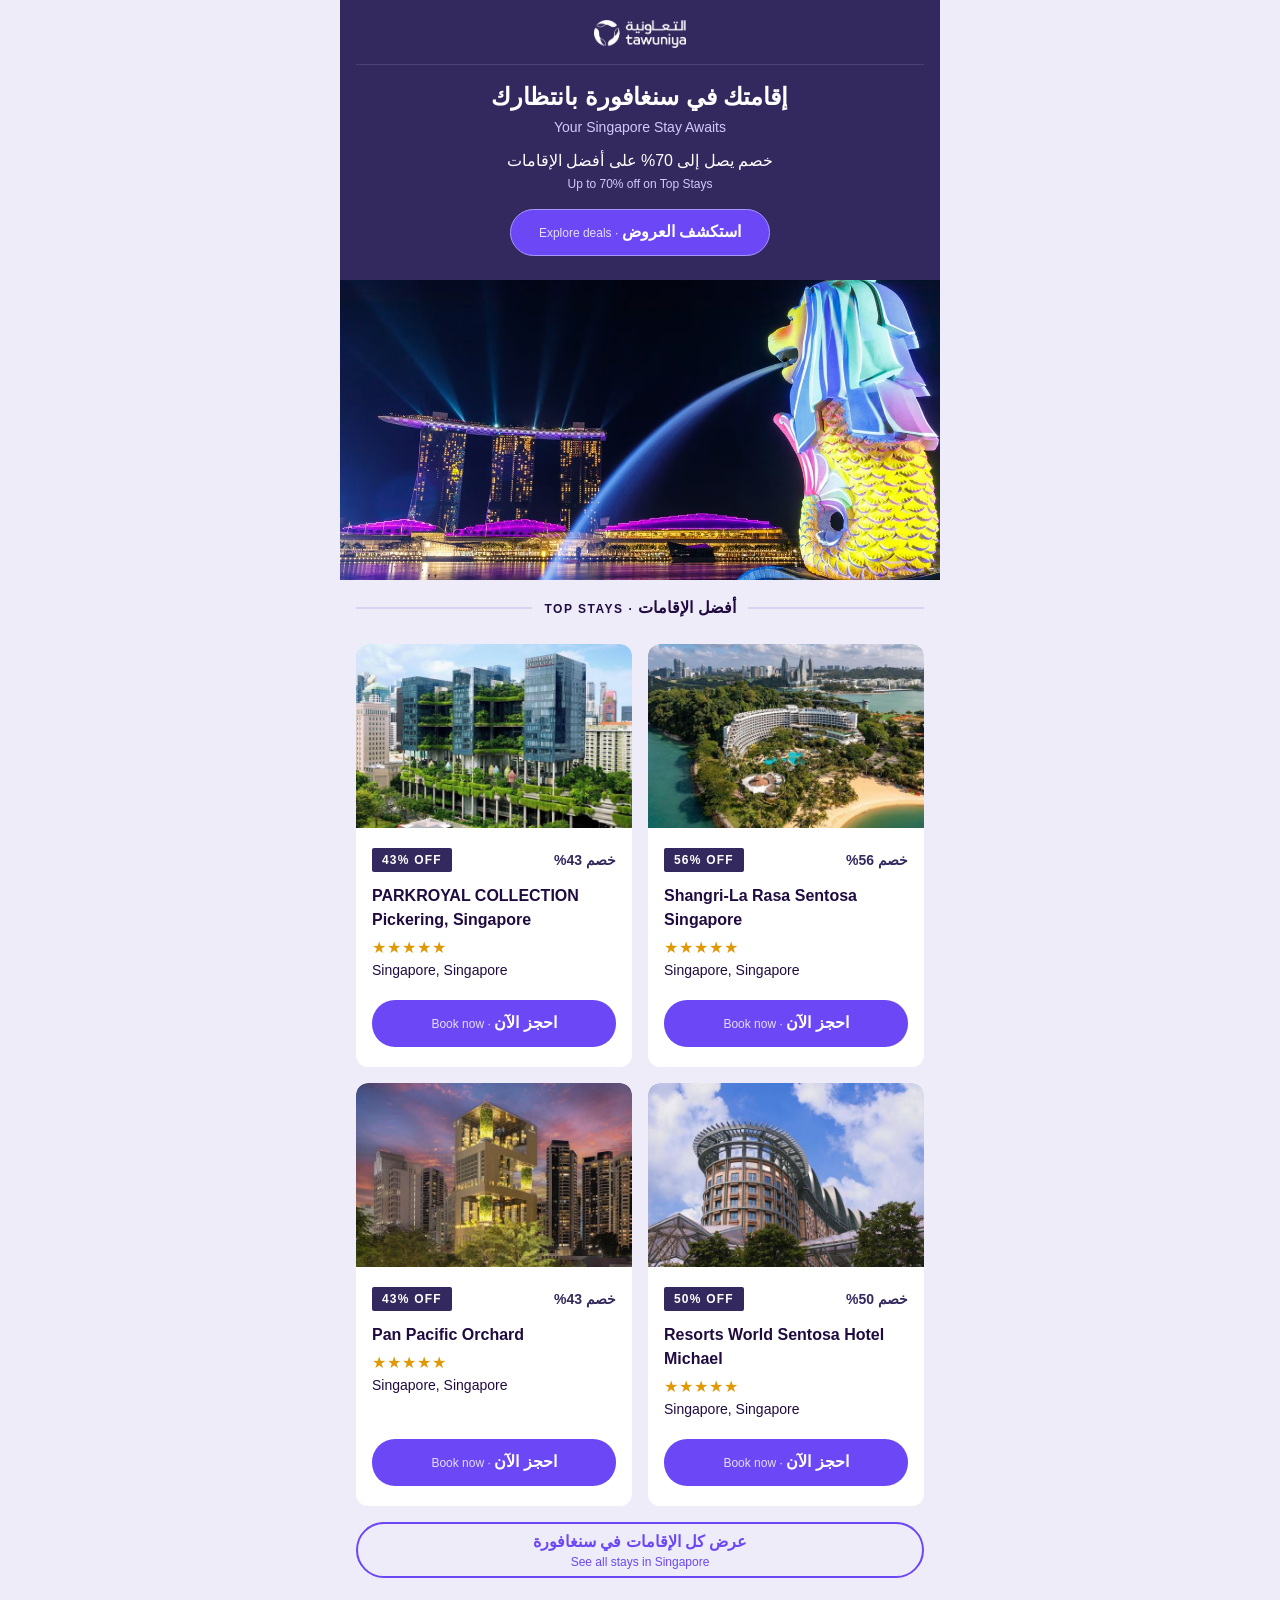
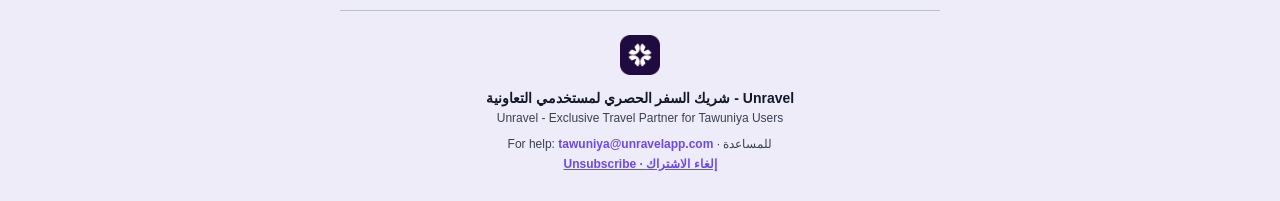
<file: hotel-deals-tawuniya-bilingual/hotel-deals-email.html>
<!DOCTYPE html>
<html lang="en" xmlns="http://www.w3.org/1999/xhtml" xmlns:v="urn:schemas-microsoft-com:vml" xmlns:o="urn:schemas-microsoft-com:office:office">
<head>
<meta charset="utf-8">
<meta name="viewport" content="width=device-width, initial-scale=1">
<meta http-equiv="X-UA-Compatible" content="IE=edge">
<meta name="color-scheme" content="light dark">
<meta name="supported-color-schemes" content="light dark">
<title>Your Singapore Stay Awaits</title>
<!--[if mso]><style type="text/css">.hc2{width:292px!important}</style><![endif]-->
<!--[if mso]><xml><o:OfficeDocumentSettings><o:PixelsPerInch>96</o:PixelsPerInch></o:OfficeDocumentSettings></xml><![endif]-->
<style type="text/css">
body{margin:0;padding:0;width:100%!important;-webkit-text-size-adjust:100%;-ms-text-size-adjust:100%}
table,td{mso-table-lspace:0pt;mso-table-rspace:0pt}
img{-ms-interpolation-mode:bicubic}
a{text-decoration:none}
@media (min-width:481px){.hc2{display:table-cell!important;width:50%!important;height:100%!important}.hpair,.hcard,.hbody{height:100%!important}}
@media (max-width:480px){.hph,.hphi{height:200px!important;max-height:200px!important}}
@media (min-width:481px){.hrS,.hrSi{height:300px!important;max-height:300px!important}}
@media (prefers-color-scheme:dark){
 .bgP{background-color:#0F1012!important}
 .bgC{background-color:#1B1C20!important}
 .bgT{background-color:#2A2B30!important}
 .tI{color:#F3F4F6!important}
 .tM{color:#B8BCC6!important}
 .t2{color:#B8BCC6!important}
 .bgS{background-color:#2A2B30!important}
 .bdL{border-color:#4B4F58!important}
 .bgL{background-color:#4B4F58!important}
 .bdG{border-color:#3A3B42!important}
 .bdA{border-color:#A691F9!important}
 .tA{color:#A691F9!important}
}
[data-ogsb] .bgP{background-color:#0F1012!important}
[data-ogsb] .bgC{background-color:#1B1C20!important}
[data-ogsb] .bgT{background-color:#2A2B30!important}
[data-ogsb] .bgS{background-color:#2A2B30!important}
[data-ogsb] .bgL{background-color:#4B4F58!important}
[data-ogsc] .tI{color:#F3F4F6!important}
[data-ogsc] .tM{color:#B8BCC6!important}
[data-ogsc] .t2{color:#B8BCC6!important}
[data-ogsc] .bdL{border-color:#4B4F58!important}
[data-ogsc] .bdG{border-color:#3A3B42!important}
[data-ogsc] .bdA{border-color:#A691F9!important}
[data-ogsc] .tA{color:#A691F9!important}

</style>
</head>
<body style="margin:0;padding:0;background-color:#EFECF9" class="bgP">
<div style="display:none;max-height:0;overflow:hidden;mso-hide:all;font-size:1px;line-height:1px;color:#EFECF9">Up to 70% off on Top Stays&nbsp;&zwnj;&nbsp;&zwnj;&nbsp;&zwnj;</div>
<table role="presentation" width="100%" cellpadding="0" cellspacing="0" border="0" bgcolor="#EFECF9" class="bgP" style="background-color:#EFECF9"><tr><td align="center">
<!--[if mso]><table role="presentation" width="600" align="center" cellpadding="0" cellspacing="0"><tr><td><![endif]-->
<table role="presentation" width="100%" cellpadding="0" cellspacing="0" border="0" style="width:100%;max-width:600px">

<tr><td class="bgBn" bgcolor="#34295E" background="images/tawuniya-banner.jpg" style="background-color:#34295E;background-image:url(images/tawuniya-banner.jpg);background-size:cover;background-position:center;padding:0 16px 24px"><table role="presentation" width="100%" cellpadding="0" cellspacing="0" border="0">
 <tr><td dir="ltr" align="center" style="padding:20px 0 0;text-align:center"><a href="#" target="_blank" style="text-decoration:none;text-decoration:none"><img src="images/tawuniya-logo-white.png" width="92" height="28" alt="Tawuniya" style="display:block;border:0;outline:none;text-decoration:none;color:#FFFFFF;font-family:Arial,Helvetica,sans-serif;font-size:14px;font-weight:700;margin:0 auto"></a></td></tr>
 <tr><td style="padding:16px 0 0;font-size:0;line-height:0"><img src="images/divider-tawuniya-header.png" width="568" height="1" alt="" style="display:block;border:0;outline:none;text-decoration:none;width:100%;height:1px"></td></tr>
 <tr><td dir="rtl" lang="ar" align="center" mc:edit="title_ar" style="padding-top:16px;font-family:Tahoma,Arial,sans-serif;font-size:24px;line-height:32px;font-weight:700;color:#FFFFFF;text-align:center"><a href="#" target="_blank" style="text-decoration:none;text-decoration:none;color:#FFFFFF;display:block">إقامتك في سنغافورة بانتظارك</a></td></tr>
 <tr><td dir="ltr" align="center" mc:edit="title_en" style="padding-top:4px;font-family:Arial,Helvetica,sans-serif;font-size:14px;line-height:20px;color:#D3C8FF;text-align:center"><a href="#" target="_blank" style="text-decoration:none;text-decoration:none;color:#D3C8FF;display:block">Your Singapore Stay Awaits</a></td></tr>
 <tr><td dir="rtl" lang="ar" align="center" mc:edit="subline_ar" style="padding-top:12px;font-family:Tahoma,Arial,sans-serif;font-size:16px;line-height:24px;color:#FFFFFF;text-align:center"><a href="#" target="_blank" style="text-decoration:none;text-decoration:none;color:#FFFFFF;display:block">خصم يصل إلى 70% على أفضل الإقامات</a></td></tr>
 <tr><td dir="ltr" align="center" mc:edit="subline_en" style="padding-top:2px;font-family:Arial,Helvetica,sans-serif;font-size:12px;line-height:18px;color:#D3C8FF;text-align:center"><a href="#" target="_blank" style="text-decoration:none;text-decoration:none;color:#D3C8FF;display:block">Up to 70% off on Top Stays</a></td></tr>
 <tr><td align="center" style="padding-top:16px"><table role="presentation" align="center" cellpadding="0" cellspacing="0" border="0"><tr><td bgcolor="#6B47F5" align="center" style="background-color:#6B47F5;border:1px solid #A998FF;border-radius:30px;padding:10px 28px;text-align:center"><a href="#" target="_blank" style="text-decoration:none;text-decoration:none;display:block;color:#FFFFFF"><span dir="ltr" style="font-family:Arial,Helvetica,sans-serif;font-size:12px;line-height:24px;color:#E4DEFF">Explore deals&nbsp;&middot;&nbsp;</span><span dir="rtl" lang="ar" style="font-family:Tahoma,Arial,sans-serif;font-size:16px;line-height:24px;font-weight:700;color:#FFFFFF">استكشف العروض</span></a></td></tr></table></td></tr>
 </table></td></tr><tr><td class="bgP" bgcolor="#EFECF9" style="background-color:#EFECF9;padding:0;font-size:0;line-height:0"><table role="presentation" width="100%" cellpadding="0" cellspacing="0" border="0"><tr><td mc:edit="hero_image" class="hrS" bgcolor="#E5E7EB" align="center" valign="middle" height="190" style="background-color:#E5E7EB;background-image:url(images/hotel-fallback.png);background-size:cover;background-position:center;background-repeat:no-repeat;border-radius:0;height:190px;max-height:190px;overflow:hidden;font-family:Arial,Helvetica,sans-serif;font-size:0;line-height:0;font-weight:700;color:#FFFFFF"><a href="#" target="_blank" style="text-decoration:none;color:#FFFFFF;display:block"><img src="images/hero-singapore.jpg" width="600" height="190" alt="" style="display:block;border:0;outline:none;text-decoration:none;width:100%;height:190px;object-fit:cover;border-radius:0;color:#FFFFFF" class="hrSi"></a></td></tr></table></td></tr>
<tr><td bgcolor="#EFECF9" class="bgP" align="center" style="background-color:#EFECF9;padding:16px 8px 8px;text-align:left">
<table role="presentation" dir="ltr" width="100%" cellpadding="0" cellspacing="0" border="0"><tr><td style="padding:0 8px 16px"><table role="presentation" width="100%" cellpadding="0" cellspacing="0" border="0"><tr><td width="50%" valign="middle"><table role="presentation" width="100%" cellpadding="0" cellspacing="0" border="0"><tr><td class="bgL" bgcolor="#D9D2F3" height="2" style="height:2px;background-color:#D9D2F3;font-size:0;line-height:0">&nbsp;</td></tr></table></td><td align="center" valign="middle" style="padding:0 12px;white-space:nowrap;text-align:center"><span dir="ltr" class="tI" style="font-family:Arial,Helvetica,sans-serif;font-size:12px;line-height:16px;font-weight:700;letter-spacing:1.5px;text-transform:uppercase;color:#200B41">TOP STAYS&nbsp;&middot;&nbsp;</span><span dir="rtl" lang="ar" class="tI" mc:edit="stays_heading_ar" style="font-family:Tahoma,Arial,sans-serif;font-size:16px;line-height:24px;font-weight:700;color:#200B41">أفضل الإقامات</span></td><td width="50%" valign="middle"><table role="presentation" width="100%" cellpadding="0" cellspacing="0" border="0"><tr><td class="bgL" bgcolor="#D9D2F3" height="2" style="height:2px;background-color:#D9D2F3;font-size:0;line-height:0">&nbsp;</td></tr></table></td></tr></table></td></tr></table><div mc:repeatable="hotel_pair" mc:variant="Two hotels"><table role="presentation" class="hpair" dir="ltr" width="100%" cellpadding="0" cellspacing="0" border="0"><tr><td class="hc2" valign="top" style="display:block;padding:8px"><table role="presentation" width="100%" cellpadding="0" cellspacing="0" border="0" bgcolor="#FFFFFF" class="bgC hcard" dir="ltr" style="background-color:#FFFFFF;border-radius:12px;border-collapse:separate">
 <tr><td mc:edit="hotel_image_1" bgcolor="#E5E7EB" align="center" valign="middle" class="hph" height="184" style="background-color:#E5E7EB;background-image:url(images/hotel-fallback.png);background-size:cover;background-position:center;background-repeat:no-repeat;height:184px;max-height:184px;overflow:hidden;border-radius:12px 12px 0 0;font-family:Arial,Helvetica,sans-serif;font-size:0;line-height:0;color:#200B41"><a href="#" target="_blank" style="text-decoration:none;display:block;color:#200B41"><img src="images/hotel-photo-1.jpg" width="284" height="184" alt="" style="display:block;border:0;outline:none;text-decoration:none;width:100%;height:184px;object-fit:cover;border-radius:12px 12px 0 0;color:#200B41" class="hphi"></a></td></tr>
 <tr><td class="hbody" valign="top" style="padding:20px 16px 0">
  <table role="presentation" width="100%" cellpadding="0" cellspacing="0" border="0">
   <tr><td mc:edit="discount_1" style="padding-bottom:12px"><table role="presentation" width="100%" cellpadding="0" cellspacing="0" border="0"><tr><td align="left"><span style="display:inline-block;background-color:#34295E;color:#FFFFFF;font-family:Arial,Helvetica,sans-serif;font-size:12px;line-height:16px;font-weight:700;letter-spacing:1.2px;padding:4px 10px;border-radius:2px;white-space:nowrap">43% OFF</span></td><td dir="rtl" lang="ar" align="right" class="tI" style="font-family:Tahoma,Arial,sans-serif;font-size:14px;line-height:20px;font-weight:700;color:#34295E;white-space:nowrap">خصم 43%</td></tr></table></td></tr>
   <tr><td mc:edit="hotel_name_1" class="tI" valign="top" style="padding-bottom:6px;font-family:Arial,Helvetica,sans-serif;font-size:16px;line-height:24px;font-weight:700;letter-spacing:0;color:#200B41"><a href="#" target="_blank" class="tI" style="text-decoration:none;color:#200B41">PARKROYAL COLLECTION Pickering, Singapore</a></td></tr>
   <tr><td mc:edit="stars_1" style="padding:0 0 2px;font-family:Arial,Helvetica,sans-serif;font-size:16px;line-height:20px;letter-spacing:1px;color:#E09804">&#9733;&#9733;&#9733;&#9733;&#9733;</td></tr>
   <tr><td mc:edit="location_1" class="tI" style="padding:0 0 12px;font-family:Arial,Helvetica,sans-serif;font-size:14px;line-height:20px;color:#200B41">Singapore, Singapore</td></tr>
   
  </table>
 </td></tr>
 <tr><td valign="bottom" style="padding:8px 16px 20px"><table role="presentation" width="100%" cellpadding="0" cellspacing="0" border="0"><tr><td bgcolor="#6B47F5" class="bgA" align="center" style="background-color:#6B47F5;border-radius:23px"><a href="#" target="_blank" class="tOA" style="text-decoration:none;display:block;font-family:Arial,Helvetica,sans-serif;font-size:14px;line-height:46px;font-weight:700;letter-spacing:1.2px;text-transform:uppercase;color:#FFFFFF;text-align:center"><span dir="ltr" style="font-family:Arial,Helvetica,sans-serif;font-size:12px;font-weight:400;letter-spacing:0;text-transform:none;color:#E4DEFF">Book now&nbsp;&middot;&nbsp;</span><span dir="rtl" lang="ar" style="font-family:Tahoma,Arial,sans-serif;font-size:16px;letter-spacing:0;text-transform:none">احجز الآن</span></a></td></tr></table></td></tr>
</table></td><td class="hc2" valign="top" style="display:block;padding:8px"><table role="presentation" width="100%" cellpadding="0" cellspacing="0" border="0" bgcolor="#FFFFFF" class="bgC hcard" dir="ltr" style="background-color:#FFFFFF;border-radius:12px;border-collapse:separate">
 <tr><td mc:edit="hotel_image_2" bgcolor="#E5E7EB" align="center" valign="middle" class="hph" height="184" style="background-color:#E5E7EB;background-image:url(images/hotel-fallback.png);background-size:cover;background-position:center;background-repeat:no-repeat;height:184px;max-height:184px;overflow:hidden;border-radius:12px 12px 0 0;font-family:Arial,Helvetica,sans-serif;font-size:0;line-height:0;color:#200B41"><a href="#" target="_blank" style="text-decoration:none;display:block;color:#200B41"><img src="images/hotel-photo-2.jpg" width="284" height="184" alt="" style="display:block;border:0;outline:none;text-decoration:none;width:100%;height:184px;object-fit:cover;border-radius:12px 12px 0 0;color:#200B41" class="hphi"></a></td></tr>
 <tr><td class="hbody" valign="top" style="padding:20px 16px 0">
  <table role="presentation" width="100%" cellpadding="0" cellspacing="0" border="0">
   <tr><td mc:edit="discount_2" style="padding-bottom:12px"><table role="presentation" width="100%" cellpadding="0" cellspacing="0" border="0"><tr><td align="left"><span style="display:inline-block;background-color:#34295E;color:#FFFFFF;font-family:Arial,Helvetica,sans-serif;font-size:12px;line-height:16px;font-weight:700;letter-spacing:1.2px;padding:4px 10px;border-radius:2px;white-space:nowrap">56% OFF</span></td><td dir="rtl" lang="ar" align="right" class="tI" style="font-family:Tahoma,Arial,sans-serif;font-size:14px;line-height:20px;font-weight:700;color:#34295E;white-space:nowrap">خصم 56%</td></tr></table></td></tr>
   <tr><td mc:edit="hotel_name_2" class="tI" valign="top" style="padding-bottom:6px;font-family:Arial,Helvetica,sans-serif;font-size:16px;line-height:24px;font-weight:700;letter-spacing:0;color:#200B41"><a href="#" target="_blank" class="tI" style="text-decoration:none;color:#200B41">Shangri-La Rasa Sentosa Singapore</a></td></tr>
   <tr><td mc:edit="stars_2" style="padding:0 0 2px;font-family:Arial,Helvetica,sans-serif;font-size:16px;line-height:20px;letter-spacing:1px;color:#E09804">&#9733;&#9733;&#9733;&#9733;&#9733;</td></tr>
   <tr><td mc:edit="location_2" class="tI" style="padding:0 0 12px;font-family:Arial,Helvetica,sans-serif;font-size:14px;line-height:20px;color:#200B41">Singapore, Singapore</td></tr>
   
  </table>
 </td></tr>
 <tr><td valign="bottom" style="padding:8px 16px 20px"><table role="presentation" width="100%" cellpadding="0" cellspacing="0" border="0"><tr><td bgcolor="#6B47F5" class="bgA" align="center" style="background-color:#6B47F5;border-radius:23px"><a href="#" target="_blank" class="tOA" style="text-decoration:none;display:block;font-family:Arial,Helvetica,sans-serif;font-size:14px;line-height:46px;font-weight:700;letter-spacing:1.2px;text-transform:uppercase;color:#FFFFFF;text-align:center"><span dir="ltr" style="font-family:Arial,Helvetica,sans-serif;font-size:12px;font-weight:400;letter-spacing:0;text-transform:none;color:#E4DEFF">Book now&nbsp;&middot;&nbsp;</span><span dir="rtl" lang="ar" style="font-family:Tahoma,Arial,sans-serif;font-size:16px;letter-spacing:0;text-transform:none">احجز الآن</span></a></td></tr></table></td></tr>
</table></td></tr></table></div>
<div mc:repeatable="hotel_pair" mc:variant="Two hotels"><table role="presentation" class="hpair" dir="ltr" width="100%" cellpadding="0" cellspacing="0" border="0"><tr><td class="hc2" valign="top" style="display:block;padding:8px"><table role="presentation" width="100%" cellpadding="0" cellspacing="0" border="0" bgcolor="#FFFFFF" class="bgC hcard" dir="ltr" style="background-color:#FFFFFF;border-radius:12px;border-collapse:separate">
 <tr><td mc:edit="hotel_image_1" bgcolor="#E5E7EB" align="center" valign="middle" class="hph" height="184" style="background-color:#E5E7EB;background-image:url(images/hotel-fallback.png);background-size:cover;background-position:center;background-repeat:no-repeat;height:184px;max-height:184px;overflow:hidden;border-radius:12px 12px 0 0;font-family:Arial,Helvetica,sans-serif;font-size:0;line-height:0;color:#200B41"><a href="#" target="_blank" style="text-decoration:none;display:block;color:#200B41"><img src="images/hotel-photo-3.jpg" width="284" height="184" alt="" style="display:block;border:0;outline:none;text-decoration:none;width:100%;height:184px;object-fit:cover;border-radius:12px 12px 0 0;color:#200B41" class="hphi"></a></td></tr>
 <tr><td class="hbody" valign="top" style="padding:20px 16px 0">
  <table role="presentation" width="100%" cellpadding="0" cellspacing="0" border="0">
   <tr><td mc:edit="discount_1" style="padding-bottom:12px"><table role="presentation" width="100%" cellpadding="0" cellspacing="0" border="0"><tr><td align="left"><span style="display:inline-block;background-color:#34295E;color:#FFFFFF;font-family:Arial,Helvetica,sans-serif;font-size:12px;line-height:16px;font-weight:700;letter-spacing:1.2px;padding:4px 10px;border-radius:2px;white-space:nowrap">43% OFF</span></td><td dir="rtl" lang="ar" align="right" class="tI" style="font-family:Tahoma,Arial,sans-serif;font-size:14px;line-height:20px;font-weight:700;color:#34295E;white-space:nowrap">خصم 43%</td></tr></table></td></tr>
   <tr><td mc:edit="hotel_name_1" class="tI" valign="top" style="padding-bottom:6px;font-family:Arial,Helvetica,sans-serif;font-size:16px;line-height:24px;font-weight:700;letter-spacing:0;color:#200B41"><a href="#" target="_blank" class="tI" style="text-decoration:none;color:#200B41">Pan Pacific Orchard</a></td></tr>
   <tr><td mc:edit="stars_1" style="padding:0 0 2px;font-family:Arial,Helvetica,sans-serif;font-size:16px;line-height:20px;letter-spacing:1px;color:#E09804">&#9733;&#9733;&#9733;&#9733;&#9733;</td></tr>
   <tr><td mc:edit="location_1" class="tI" style="padding:0 0 12px;font-family:Arial,Helvetica,sans-serif;font-size:14px;line-height:20px;color:#200B41">Singapore, Singapore</td></tr>
   
  </table>
 </td></tr>
 <tr><td valign="bottom" style="padding:8px 16px 20px"><table role="presentation" width="100%" cellpadding="0" cellspacing="0" border="0"><tr><td bgcolor="#6B47F5" class="bgA" align="center" style="background-color:#6B47F5;border-radius:23px"><a href="#" target="_blank" class="tOA" style="text-decoration:none;display:block;font-family:Arial,Helvetica,sans-serif;font-size:14px;line-height:46px;font-weight:700;letter-spacing:1.2px;text-transform:uppercase;color:#FFFFFF;text-align:center"><span dir="ltr" style="font-family:Arial,Helvetica,sans-serif;font-size:12px;font-weight:400;letter-spacing:0;text-transform:none;color:#E4DEFF">Book now&nbsp;&middot;&nbsp;</span><span dir="rtl" lang="ar" style="font-family:Tahoma,Arial,sans-serif;font-size:16px;letter-spacing:0;text-transform:none">احجز الآن</span></a></td></tr></table></td></tr>
</table></td><td class="hc2" valign="top" style="display:block;padding:8px"><table role="presentation" width="100%" cellpadding="0" cellspacing="0" border="0" bgcolor="#FFFFFF" class="bgC hcard" dir="ltr" style="background-color:#FFFFFF;border-radius:12px;border-collapse:separate">
 <tr><td mc:edit="hotel_image_2" bgcolor="#E5E7EB" align="center" valign="middle" class="hph" height="184" style="background-color:#E5E7EB;background-image:url(images/hotel-fallback.png);background-size:cover;background-position:center;background-repeat:no-repeat;height:184px;max-height:184px;overflow:hidden;border-radius:12px 12px 0 0;font-family:Arial,Helvetica,sans-serif;font-size:0;line-height:0;color:#200B41"><a href="#" target="_blank" style="text-decoration:none;display:block;color:#200B41"><img src="images/hotel-photo-4.jpg" width="284" height="184" alt="" style="display:block;border:0;outline:none;text-decoration:none;width:100%;height:184px;object-fit:cover;border-radius:12px 12px 0 0;color:#200B41" class="hphi"></a></td></tr>
 <tr><td class="hbody" valign="top" style="padding:20px 16px 0">
  <table role="presentation" width="100%" cellpadding="0" cellspacing="0" border="0">
   <tr><td mc:edit="discount_2" style="padding-bottom:12px"><table role="presentation" width="100%" cellpadding="0" cellspacing="0" border="0"><tr><td align="left"><span style="display:inline-block;background-color:#34295E;color:#FFFFFF;font-family:Arial,Helvetica,sans-serif;font-size:12px;line-height:16px;font-weight:700;letter-spacing:1.2px;padding:4px 10px;border-radius:2px;white-space:nowrap">50% OFF</span></td><td dir="rtl" lang="ar" align="right" class="tI" style="font-family:Tahoma,Arial,sans-serif;font-size:14px;line-height:20px;font-weight:700;color:#34295E;white-space:nowrap">خصم 50%</td></tr></table></td></tr>
   <tr><td mc:edit="hotel_name_2" class="tI" valign="top" style="padding-bottom:6px;font-family:Arial,Helvetica,sans-serif;font-size:16px;line-height:24px;font-weight:700;letter-spacing:0;color:#200B41"><a href="#" target="_blank" class="tI" style="text-decoration:none;color:#200B41">Resorts World Sentosa Hotel Michael</a></td></tr>
   <tr><td mc:edit="stars_2" style="padding:0 0 2px;font-family:Arial,Helvetica,sans-serif;font-size:16px;line-height:20px;letter-spacing:1px;color:#E09804">&#9733;&#9733;&#9733;&#9733;&#9733;</td></tr>
   <tr><td mc:edit="location_2" class="tI" style="padding:0 0 12px;font-family:Arial,Helvetica,sans-serif;font-size:14px;line-height:20px;color:#200B41">Singapore, Singapore</td></tr>
   
  </table>
 </td></tr>
 <tr><td valign="bottom" style="padding:8px 16px 20px"><table role="presentation" width="100%" cellpadding="0" cellspacing="0" border="0"><tr><td bgcolor="#6B47F5" class="bgA" align="center" style="background-color:#6B47F5;border-radius:23px"><a href="#" target="_blank" class="tOA" style="text-decoration:none;display:block;font-family:Arial,Helvetica,sans-serif;font-size:14px;line-height:46px;font-weight:700;letter-spacing:1.2px;text-transform:uppercase;color:#FFFFFF;text-align:center"><span dir="ltr" style="font-family:Arial,Helvetica,sans-serif;font-size:12px;font-weight:400;letter-spacing:0;text-transform:none;color:#E4DEFF">Book now&nbsp;&middot;&nbsp;</span><span dir="rtl" lang="ar" style="font-family:Tahoma,Arial,sans-serif;font-size:16px;letter-spacing:0;text-transform:none">احجز الآن</span></a></td></tr></table></td></tr>
</table></td></tr></table></div>
<table role="presentation" width="100%" cellpadding="0" cellspacing="0" border="0"><tr><td style="padding:8px" mc:edit="more_link"><table role="presentation" width="100%" cellpadding="0" cellspacing="0" border="0"><tr><td class="bdA" align="center" style="border:2px solid #6B47F5;border-radius:30px;padding:6px 16px;text-align:center"><a href="#" target="_blank" class="tA" style="text-decoration:none;display:block;text-decoration:none;color:#6B47F5"><span dir="rtl" lang="ar" style="display:block;font-family:Tahoma,Arial,sans-serif;font-size:16px;line-height:24px;font-weight:700;color:#6B47F5">عرض كل الإقامات في سنغافورة</span><span dir="ltr" style="display:block;font-family:Arial,Helvetica,sans-serif;font-size:12px;line-height:16px;color:#6B47F5">See all stays in Singapore</span></a></td></tr></table></td></tr></table>
</td></tr>
<tr><td bgcolor="#EFECF9" class="bgP" height="16" style="background-color:#EFECF9;height:16px;font-size:0;line-height:0">&nbsp;</td></tr>
<tr><td class="bgL" bgcolor="#BCC1CE" height="1" style="background-color:#BCC1CE;height:1px;font-size:0;line-height:0">&nbsp;</td></tr>
<tr><td class="bgP" bgcolor="#EFECF9" align="center" style="background-color:#EFECF9;padding:24px 16px 28px;text-align:center"><table role="presentation" width="100%" cellpadding="0" cellspacing="0" border="0">
 <tr><td align="center" style="padding-bottom:12px"><a href="#" target="_blank" style="text-decoration:none;text-decoration:none"><img src="images/unravel-mark-chip.png" width="40" height="40" alt="Unravel" style="display:block;border:0;outline:none;text-decoration:none;color:#200B41;font-size:12px;font-weight:700;margin:0 auto"></a></td></tr>
 <tr><td dir="rtl" lang="ar" align="center" class="tI" style="font-family:Tahoma,Arial,sans-serif;font-size:14px;line-height:22px;font-weight:700;color:#111827;text-align:center">Unravel - شريك السفر الحصري لمستخدمي التعاونية</td></tr>
 <tr><td dir="ltr" align="center" class="t2" style="font-family:Arial,Helvetica,sans-serif;font-size:12px;line-height:18px;color:#374151;text-align:center">Unravel - Exclusive Travel Partner for Tawuniya Users</td></tr>
 <tr><td dir="ltr" align="center" class="t2" style="padding-top:8px;font-family:Arial,Helvetica,sans-serif;font-size:12px;line-height:18px;color:#374151;text-align:center">For help: <a href="mailto:tawuniya@unravelapp.com" class="tA" style="color:#6B47F5;font-weight:700;text-decoration:none">tawuniya@unravelapp.com</a> &middot; <span lang="ar" style="font-family:Tahoma,Arial,sans-serif">للمساعدة</span></td></tr>
 <tr><td dir="ltr" align="center" class="t2" style="padding-top:2px;font-family:Arial,Helvetica,sans-serif;font-size:12px;line-height:18px;color:#374151;text-align:center"><a href="*|UNSUB|*" class="tA" style="color:#6B47F5;font-weight:700;text-decoration:underline">Unsubscribe &middot; <span lang="ar" style="font-family:Tahoma,Arial,sans-serif">إلغاء الاشتراك</span></a></td></tr>
 </table></td></tr>
</table>
<!--[if mso]></td></tr></table><![endif]-->
</td></tr></table>
</body>
</html>
</file>
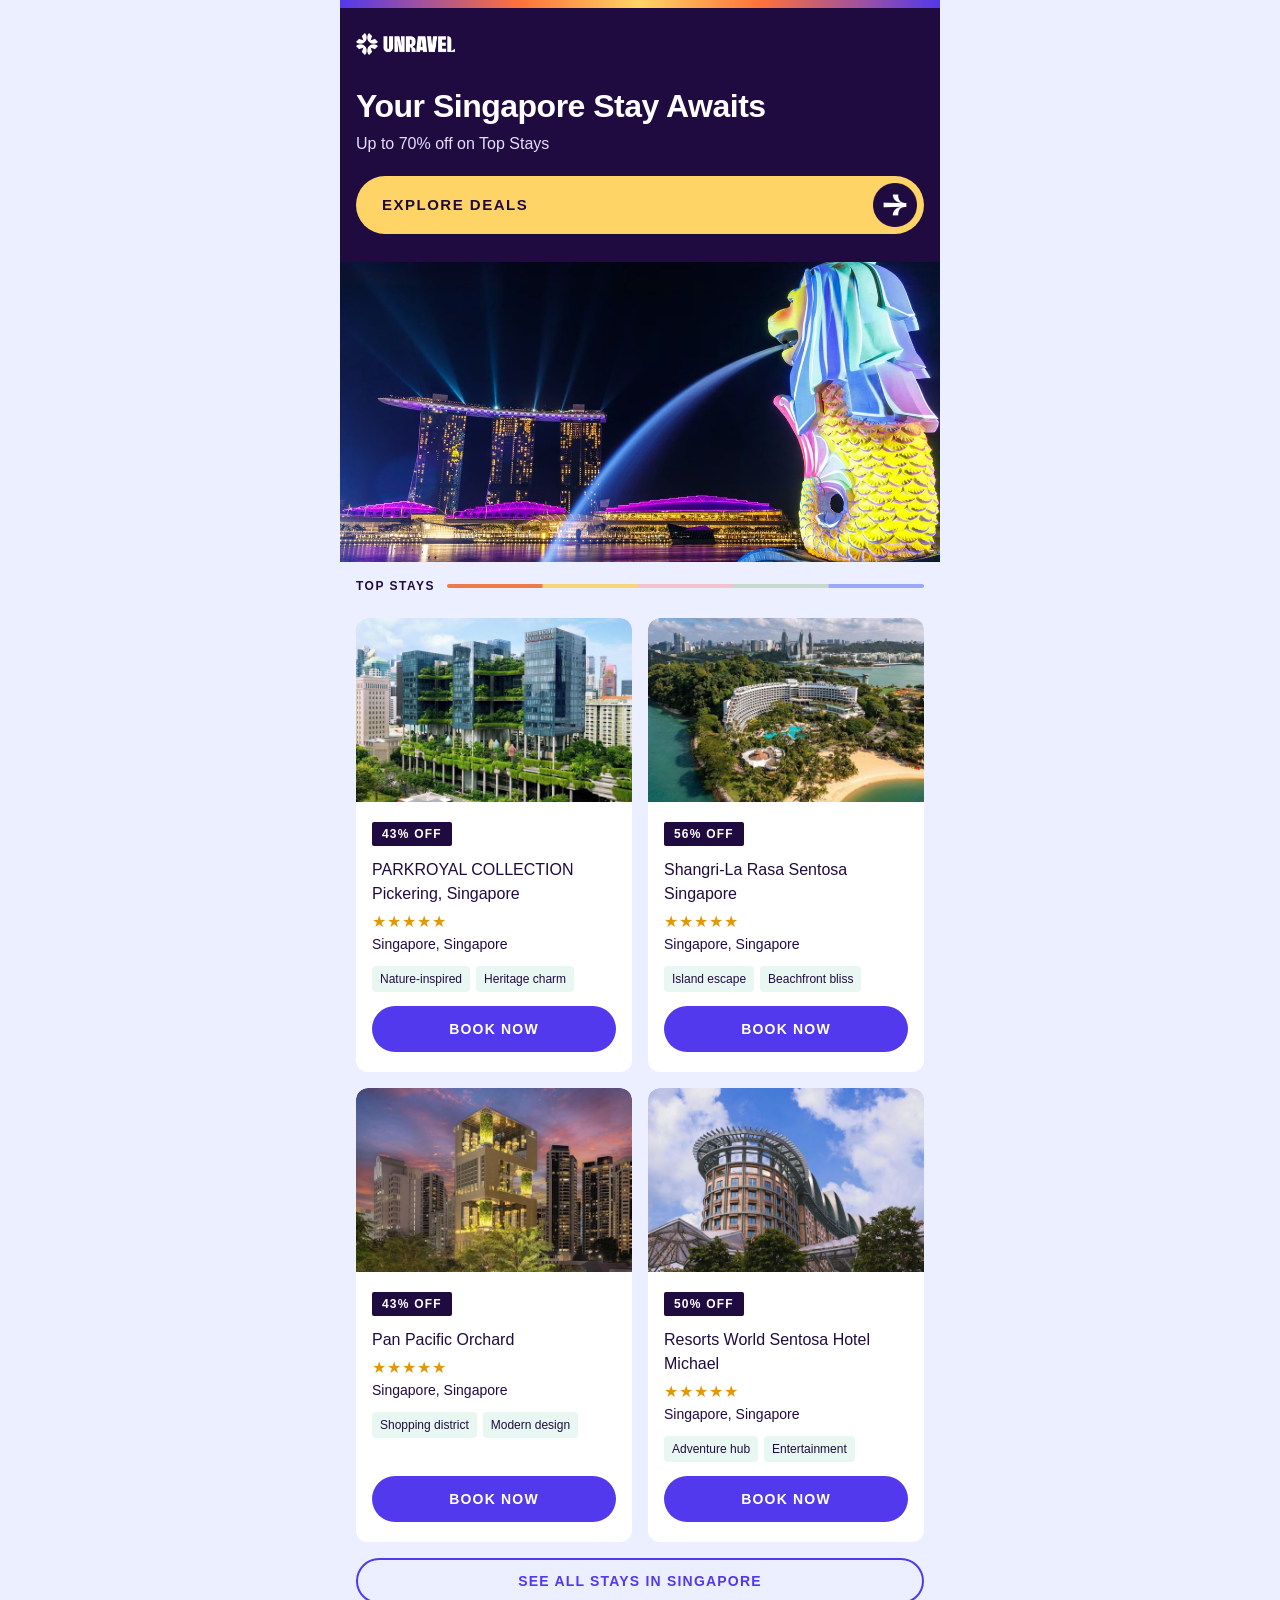
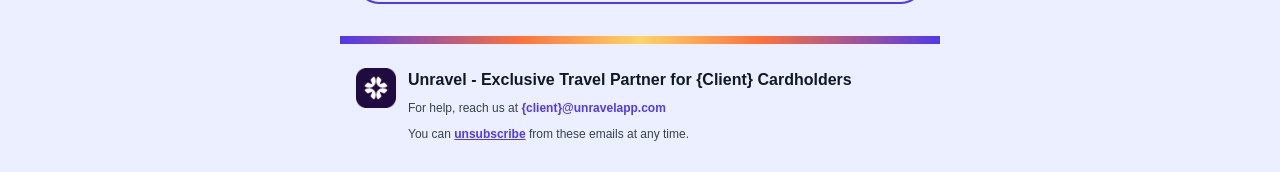
<file: hotel-deals-unravel/hotel-deals-email.html>
<!DOCTYPE html>
<html lang="en" xmlns="http://www.w3.org/1999/xhtml" xmlns:v="urn:schemas-microsoft-com:vml" xmlns:o="urn:schemas-microsoft-com:office:office">
<head>
<meta charset="utf-8">
<meta name="viewport" content="width=device-width, initial-scale=1">
<meta http-equiv="X-UA-Compatible" content="IE=edge">
<meta name="color-scheme" content="light dark">
<meta name="supported-color-schemes" content="light dark">
<title>Your Singapore Stay Awaits</title>
<!--[if mso]><style type="text/css">.hc2{width:292px!important}</style><![endif]-->
<!--[if mso]><xml><o:OfficeDocumentSettings><o:PixelsPerInch>96</o:PixelsPerInch></o:OfficeDocumentSettings></xml><![endif]-->
<style type="text/css">
body{margin:0;padding:0;width:100%!important;-webkit-text-size-adjust:100%;-ms-text-size-adjust:100%}
table,td{mso-table-lspace:0pt;mso-table-rspace:0pt}
img{-ms-interpolation-mode:bicubic}
a{text-decoration:none}
@media (min-width:481px){.hc2{display:table-cell!important;width:50%!important;height:100%!important}.hpair,.hcard,.hbody{height:100%!important}}
@media (max-width:480px){.hph,.hphi{height:200px!important;max-height:200px!important}}
@media (prefers-color-scheme:dark){
 .bgP{background-color:#0F1012!important}
 .bgC{background-color:#1B1C20!important}
 .bgT{background-color:#2A2B30!important}
 .tI{color:#F3F4F6!important}
 .tM{color:#B8BCC6!important}
 .t2{color:#B8BCC6!important}
 .bgS{background-color:#2A2B30!important}
 .bdL{border-color:#4B4F58!important}
 .bgL{background-color:#4B4F58!important}
 .bdG{border-color:#3A3B42!important}
 .bdA{border-color:#B3A9FF!important}
 .tA{color:#B3A9FF!important}
 .bgCh{background-color:#B3A9FF!important}
 .tCh{color:#200B41!important}
}
[data-ogsb] .bgP{background-color:#0F1012!important}
[data-ogsb] .bgC{background-color:#1B1C20!important}
[data-ogsb] .bgT{background-color:#2A2B30!important}
[data-ogsb] .bgS{background-color:#2A2B30!important}
[data-ogsb] .bgL{background-color:#4B4F58!important}
[data-ogsc] .tI{color:#F3F4F6!important}
[data-ogsc] .tM{color:#B8BCC6!important}
[data-ogsc] .t2{color:#B8BCC6!important}
[data-ogsc] .bdL{border-color:#4B4F58!important}
[data-ogsc] .bdG{border-color:#3A3B42!important}
[data-ogsc] .bdA{border-color:#B3A9FF!important}
[data-ogsc] .tA{color:#B3A9FF!important}
[data-ogsb] .bgCh{background-color:#B3A9FF!important}
[data-ogsc] .tCh{color:#200B41!important}

</style>
</head>
<body style="margin:0;padding:0;background-color:#ECEFFF" class="bgP">
<div style="display:none;max-height:0;overflow:hidden;mso-hide:all;font-size:1px;line-height:1px;color:#ECEFFF">Up to 70% off on Top Stays&nbsp;&zwnj;&nbsp;&zwnj;&nbsp;&zwnj;</div>
<table role="presentation" width="100%" cellpadding="0" cellspacing="0" border="0" bgcolor="#ECEFFF" class="bgP" style="background-color:#ECEFFF"><tr><td align="center">
<!--[if mso]><table role="presentation" width="600" align="center" cellpadding="0" cellspacing="0"><tr><td><![endif]-->
<table role="presentation" width="100%" cellpadding="0" cellspacing="0" border="0" style="width:100%;max-width:600px">

<tr><td bgcolor="#200B41" style="background-color:#200B41;font-size:0;line-height:0"><img src="images/gradient-strip.jpg" width="600" height="8" alt="" style="display:block;border:0;outline:none;text-decoration:none;width:100%;height:8px"></td></tr><tr><td class="px" background="images/band-dark-unravel.png" bgcolor="#200B41" valign="middle" height="72" style="height:72px;background-color:#200B41;background-image:url(images/band-dark-unravel.png);background-repeat:repeat;background-size:cover;padding:0 16px"><a href="#" target="_blank" style="text-decoration:none"><img src="images/unravel-logo-white.png" width="99" height="22" alt="Unravel" style="display:block;border:0;outline:none;text-decoration:none;color:#FFFFFF;font-family:Arial,Helvetica,sans-serif;font-size:14px;font-weight:700"></a></td></tr>
 <tr><td background="images/band-dark-unravel.png" bgcolor="#200B41" style="background-color:#200B41;background-image:url(images/band-dark-unravel.png);background-repeat:repeat;background-size:cover;padding:0 16px 28px"><table role="presentation" width="100%" cellpadding="0" cellspacing="0" border="0">
 
 <tr><td mc:edit="headline" style="padding-top:8px;font-family:Arial,Helvetica,sans-serif;font-size:32px;line-height:36px;font-weight:700;letter-spacing:-0.5px;color:#FFFFFF"><a href="#" target="_blank" style="text-decoration:none;color:#FFFFFF">Your Singapore Stay Awaits</a></td></tr>
 <tr><td mc:edit="subline" style="padding-top:8px;font-family:Arial,Helvetica,sans-serif;font-size:16px;line-height:24px;color:#E4DEFF"><a href="#" target="_blank" style="text-decoration:none;color:#E4DEFF">Up to 70% off on Top Stays</a></td></tr>
 <tr><td style="padding-top:20px;padding-bottom:0px"><table role="presentation" width="100%" cellpadding="0" cellspacing="0" border="0"><tr><td bgcolor="#FFD467" style="background-color:#FFD467;border-radius:29px"><table role="presentation" width="100%" cellpadding="0" cellspacing="0" border="0"><tr>
   <td style="padding:0 0 0 26px;height:58px"><a href="#" target="_blank" style="text-decoration:none;display:block;font-family:Arial,Helvetica,sans-serif;font-size:15px;line-height:58px;font-weight:700;letter-spacing:1.5px;text-transform:uppercase;color:#200B41">Explore Deals</a></td>
   <td width="51" align="right" style="padding:0 7px 0 0;width:51px"><a href="#" target="_blank" style="text-decoration:none"><img src="images/arrow-circle-dark.png" width="44" height="44" alt="" style="display:block;border:0;outline:none;text-decoration:none;"></a></td></tr></table></td></tr></table></td></tr></table></td></tr><tr><td class="bgP" bgcolor="#ECEFFF" style="background-color:#ECEFFF;padding:0;font-size:0;line-height:0"><table role="presentation" width="100%" cellpadding="0" cellspacing="0" border="0"><tr><td mc:edit="hero_image" bgcolor="#E5E7EB" align="center" valign="middle" style="background-color:#E5E7EB;background-image:url(images/hotel-fallback.png);background-size:cover;background-position:center;background-repeat:no-repeat;border-radius:0;overflow:hidden;font-family:Arial,Helvetica,sans-serif;font-size:0;line-height:0;font-weight:700;color:#FFFFFF"><a href="#" target="_blank" style="text-decoration:none;color:#FFFFFF;display:block"><img src="images/hero-singapore.jpg" width="600" height="300" alt="" style="display:block;border:0;outline:none;text-decoration:none;width:100%;height:auto;aspect-ratio:2/1;object-fit:cover;border-radius:0;color:#FFFFFF"></a></td></tr></table></td></tr>
<tr><td bgcolor="#ECEFFF" class="bgP" align="center" style="background-color:#ECEFFF;padding:16px 8px 8px;text-align:left">
<table role="presentation" width="100%" cellpadding="0" cellspacing="0" border="0"><tr><td style="padding:0 8px 16px"><table role="presentation" width="100%" cellpadding="0" cellspacing="0" border="0"><tr><td mc:edit="stays_heading" class="tI" valign="middle" style="padding:0 12px 0 0;font-family:Arial,Helvetica,sans-serif;font-size:12px;line-height:16px;font-weight:700;letter-spacing:1.5px;text-transform:uppercase;color:#200B41;white-space:nowrap">Top stays</td><td width="100%" valign="middle"><img src="images/five-colour-rule.png" width="500" height="4" alt="" style="display:block;border:0;outline:none;text-decoration:none;width:100%;height:4px"></td></tr></table></td></tr></table><div mc:repeatable="hotel_pair" mc:variant="Two hotels"><table role="presentation" class="hpair" width="100%" cellpadding="0" cellspacing="0" border="0"><tr><td class="hc2" valign="top" style="display:block;padding:8px"><table role="presentation" width="100%" cellpadding="0" cellspacing="0" border="0" bgcolor="#FFFFFF" class="bgC hcard" style="background-color:#FFFFFF;border-radius:12px;border-collapse:separate">
 <tr><td mc:edit="hotel_image_1" bgcolor="#E5E7EB" align="center" valign="middle" class="hph" height="184" style="background-color:#E5E7EB;background-image:url(images/hotel-fallback.png);background-size:cover;background-position:center;background-repeat:no-repeat;height:184px;max-height:184px;overflow:hidden;border-radius:12px 12px 0 0;font-family:Arial,Helvetica,sans-serif;font-size:0;line-height:0;color:#200B41"><a href="#" target="_blank" style="text-decoration:none;display:block;color:#200B41"><img src="images/hotel-photo-1.jpg" width="284" height="184" alt="" style="display:block;border:0;outline:none;text-decoration:none;width:100%;height:184px;object-fit:cover;border-radius:12px 12px 0 0;color:#200B41" class="hphi"></a></td></tr>
 <tr><td class="hbody" valign="top" style="padding:20px 16px 0">
  <table role="presentation" width="100%" cellpadding="0" cellspacing="0" border="0">
   <tr><td mc:edit="discount_1" style="padding-bottom:12px"><span class="bgCh tCh" style="display:inline-block;background-color:#200B41;color:#FFFFFF;font-family:Arial,Helvetica,sans-serif;font-size:12px;line-height:16px;font-weight:700;letter-spacing:1.2px;padding:4px 10px;border-radius:2px;white-space:nowrap">43% OFF</span></td></tr>
   <tr><td mc:edit="hotel_name_1" class="tI" valign="top" style="padding-bottom:6px;font-family:Arial,Helvetica,sans-serif;font-size:16px;line-height:24px;font-weight:400;letter-spacing:0;color:#200B41"><a href="#" target="_blank" class="tI" style="text-decoration:none;color:#200B41">PARKROYAL COLLECTION Pickering, Singapore</a></td></tr>
   <tr><td mc:edit="stars_1" style="padding:0 0 2px;font-family:Arial,Helvetica,sans-serif;font-size:16px;line-height:20px;letter-spacing:1px;color:#E09804">&#9733;&#9733;&#9733;&#9733;&#9733;</td></tr>
   <tr><td mc:edit="location_1" class="tI" style="padding:0 0 12px;font-family:Arial,Helvetica,sans-serif;font-size:14px;line-height:20px;color:#200B41">Singapore, Singapore</td></tr>
   <tr><td mc:edit="tags_1" style="font-size:0;line-height:0"><span style="display:inline-block;background-color:#E9F7F3;color:#200B41;font-family:Arial,Helvetica,sans-serif;font-size:12px;line-height:16px;font-weight:500;letter-spacing:0;padding:5px 8px;border-radius:4px;margin:0 6px 6px 0" class="bgT tI">Nature-inspired</span><span style="display:inline-block;background-color:#E9F7F3;color:#200B41;font-family:Arial,Helvetica,sans-serif;font-size:12px;line-height:16px;font-weight:500;letter-spacing:0;padding:5px 8px;border-radius:4px;margin:0 6px 6px 0" class="bgT tI">Heritage charm</span></td></tr>
  </table>
 </td></tr>
 <tr><td valign="bottom" style="padding:8px 16px 20px"><table role="presentation" width="100%" cellpadding="0" cellspacing="0" border="0"><tr><td bgcolor="#5239ED" class="bgA" align="center" style="background-color:#5239ED;border-radius:23px"><a href="#" target="_blank" class="tOA" style="text-decoration:none;display:block;font-family:Arial,Helvetica,sans-serif;font-size:14px;line-height:46px;font-weight:700;letter-spacing:1.2px;text-transform:uppercase;color:#FFFFFF;text-align:center">Book Now</a></td></tr></table></td></tr>
</table></td><td class="hc2" valign="top" style="display:block;padding:8px"><table role="presentation" width="100%" cellpadding="0" cellspacing="0" border="0" bgcolor="#FFFFFF" class="bgC hcard" style="background-color:#FFFFFF;border-radius:12px;border-collapse:separate">
 <tr><td mc:edit="hotel_image_2" bgcolor="#E5E7EB" align="center" valign="middle" class="hph" height="184" style="background-color:#E5E7EB;background-image:url(images/hotel-fallback.png);background-size:cover;background-position:center;background-repeat:no-repeat;height:184px;max-height:184px;overflow:hidden;border-radius:12px 12px 0 0;font-family:Arial,Helvetica,sans-serif;font-size:0;line-height:0;color:#200B41"><a href="#" target="_blank" style="text-decoration:none;display:block;color:#200B41"><img src="images/hotel-photo-2.jpg" width="284" height="184" alt="" style="display:block;border:0;outline:none;text-decoration:none;width:100%;height:184px;object-fit:cover;border-radius:12px 12px 0 0;color:#200B41" class="hphi"></a></td></tr>
 <tr><td class="hbody" valign="top" style="padding:20px 16px 0">
  <table role="presentation" width="100%" cellpadding="0" cellspacing="0" border="0">
   <tr><td mc:edit="discount_2" style="padding-bottom:12px"><span class="bgCh tCh" style="display:inline-block;background-color:#200B41;color:#FFFFFF;font-family:Arial,Helvetica,sans-serif;font-size:12px;line-height:16px;font-weight:700;letter-spacing:1.2px;padding:4px 10px;border-radius:2px;white-space:nowrap">56% OFF</span></td></tr>
   <tr><td mc:edit="hotel_name_2" class="tI" valign="top" style="padding-bottom:6px;font-family:Arial,Helvetica,sans-serif;font-size:16px;line-height:24px;font-weight:400;letter-spacing:0;color:#200B41"><a href="#" target="_blank" class="tI" style="text-decoration:none;color:#200B41">Shangri-La Rasa Sentosa Singapore</a></td></tr>
   <tr><td mc:edit="stars_2" style="padding:0 0 2px;font-family:Arial,Helvetica,sans-serif;font-size:16px;line-height:20px;letter-spacing:1px;color:#E09804">&#9733;&#9733;&#9733;&#9733;&#9733;</td></tr>
   <tr><td mc:edit="location_2" class="tI" style="padding:0 0 12px;font-family:Arial,Helvetica,sans-serif;font-size:14px;line-height:20px;color:#200B41">Singapore, Singapore</td></tr>
   <tr><td mc:edit="tags_2" style="font-size:0;line-height:0"><span style="display:inline-block;background-color:#E9F7F3;color:#200B41;font-family:Arial,Helvetica,sans-serif;font-size:12px;line-height:16px;font-weight:500;letter-spacing:0;padding:5px 8px;border-radius:4px;margin:0 6px 6px 0" class="bgT tI">Island escape</span><span style="display:inline-block;background-color:#E9F7F3;color:#200B41;font-family:Arial,Helvetica,sans-serif;font-size:12px;line-height:16px;font-weight:500;letter-spacing:0;padding:5px 8px;border-radius:4px;margin:0 6px 6px 0" class="bgT tI">Beachfront bliss</span></td></tr>
  </table>
 </td></tr>
 <tr><td valign="bottom" style="padding:8px 16px 20px"><table role="presentation" width="100%" cellpadding="0" cellspacing="0" border="0"><tr><td bgcolor="#5239ED" class="bgA" align="center" style="background-color:#5239ED;border-radius:23px"><a href="#" target="_blank" class="tOA" style="text-decoration:none;display:block;font-family:Arial,Helvetica,sans-serif;font-size:14px;line-height:46px;font-weight:700;letter-spacing:1.2px;text-transform:uppercase;color:#FFFFFF;text-align:center">Book Now</a></td></tr></table></td></tr>
</table></td></tr></table></div>
<div mc:repeatable="hotel_pair" mc:variant="Two hotels"><table role="presentation" class="hpair" width="100%" cellpadding="0" cellspacing="0" border="0"><tr><td class="hc2" valign="top" style="display:block;padding:8px"><table role="presentation" width="100%" cellpadding="0" cellspacing="0" border="0" bgcolor="#FFFFFF" class="bgC hcard" style="background-color:#FFFFFF;border-radius:12px;border-collapse:separate">
 <tr><td mc:edit="hotel_image_1" bgcolor="#E5E7EB" align="center" valign="middle" class="hph" height="184" style="background-color:#E5E7EB;background-image:url(images/hotel-fallback.png);background-size:cover;background-position:center;background-repeat:no-repeat;height:184px;max-height:184px;overflow:hidden;border-radius:12px 12px 0 0;font-family:Arial,Helvetica,sans-serif;font-size:0;line-height:0;color:#200B41"><a href="#" target="_blank" style="text-decoration:none;display:block;color:#200B41"><img src="images/hotel-photo-3.jpg" width="284" height="184" alt="" style="display:block;border:0;outline:none;text-decoration:none;width:100%;height:184px;object-fit:cover;border-radius:12px 12px 0 0;color:#200B41" class="hphi"></a></td></tr>
 <tr><td class="hbody" valign="top" style="padding:20px 16px 0">
  <table role="presentation" width="100%" cellpadding="0" cellspacing="0" border="0">
   <tr><td mc:edit="discount_1" style="padding-bottom:12px"><span class="bgCh tCh" style="display:inline-block;background-color:#200B41;color:#FFFFFF;font-family:Arial,Helvetica,sans-serif;font-size:12px;line-height:16px;font-weight:700;letter-spacing:1.2px;padding:4px 10px;border-radius:2px;white-space:nowrap">43% OFF</span></td></tr>
   <tr><td mc:edit="hotel_name_1" class="tI" valign="top" style="padding-bottom:6px;font-family:Arial,Helvetica,sans-serif;font-size:16px;line-height:24px;font-weight:400;letter-spacing:0;color:#200B41"><a href="#" target="_blank" class="tI" style="text-decoration:none;color:#200B41">Pan Pacific Orchard</a></td></tr>
   <tr><td mc:edit="stars_1" style="padding:0 0 2px;font-family:Arial,Helvetica,sans-serif;font-size:16px;line-height:20px;letter-spacing:1px;color:#E09804">&#9733;&#9733;&#9733;&#9733;&#9733;</td></tr>
   <tr><td mc:edit="location_1" class="tI" style="padding:0 0 12px;font-family:Arial,Helvetica,sans-serif;font-size:14px;line-height:20px;color:#200B41">Singapore, Singapore</td></tr>
   <tr><td mc:edit="tags_1" style="font-size:0;line-height:0"><span style="display:inline-block;background-color:#E9F7F3;color:#200B41;font-family:Arial,Helvetica,sans-serif;font-size:12px;line-height:16px;font-weight:500;letter-spacing:0;padding:5px 8px;border-radius:4px;margin:0 6px 6px 0" class="bgT tI">Shopping district</span><span style="display:inline-block;background-color:#E9F7F3;color:#200B41;font-family:Arial,Helvetica,sans-serif;font-size:12px;line-height:16px;font-weight:500;letter-spacing:0;padding:5px 8px;border-radius:4px;margin:0 6px 6px 0" class="bgT tI">Modern design</span></td></tr>
  </table>
 </td></tr>
 <tr><td valign="bottom" style="padding:8px 16px 20px"><table role="presentation" width="100%" cellpadding="0" cellspacing="0" border="0"><tr><td bgcolor="#5239ED" class="bgA" align="center" style="background-color:#5239ED;border-radius:23px"><a href="#" target="_blank" class="tOA" style="text-decoration:none;display:block;font-family:Arial,Helvetica,sans-serif;font-size:14px;line-height:46px;font-weight:700;letter-spacing:1.2px;text-transform:uppercase;color:#FFFFFF;text-align:center">Book Now</a></td></tr></table></td></tr>
</table></td><td class="hc2" valign="top" style="display:block;padding:8px"><table role="presentation" width="100%" cellpadding="0" cellspacing="0" border="0" bgcolor="#FFFFFF" class="bgC hcard" style="background-color:#FFFFFF;border-radius:12px;border-collapse:separate">
 <tr><td mc:edit="hotel_image_2" bgcolor="#E5E7EB" align="center" valign="middle" class="hph" height="184" style="background-color:#E5E7EB;background-image:url(images/hotel-fallback.png);background-size:cover;background-position:center;background-repeat:no-repeat;height:184px;max-height:184px;overflow:hidden;border-radius:12px 12px 0 0;font-family:Arial,Helvetica,sans-serif;font-size:0;line-height:0;color:#200B41"><a href="#" target="_blank" style="text-decoration:none;display:block;color:#200B41"><img src="images/hotel-photo-4.jpg" width="284" height="184" alt="" style="display:block;border:0;outline:none;text-decoration:none;width:100%;height:184px;object-fit:cover;border-radius:12px 12px 0 0;color:#200B41" class="hphi"></a></td></tr>
 <tr><td class="hbody" valign="top" style="padding:20px 16px 0">
  <table role="presentation" width="100%" cellpadding="0" cellspacing="0" border="0">
   <tr><td mc:edit="discount_2" style="padding-bottom:12px"><span class="bgCh tCh" style="display:inline-block;background-color:#200B41;color:#FFFFFF;font-family:Arial,Helvetica,sans-serif;font-size:12px;line-height:16px;font-weight:700;letter-spacing:1.2px;padding:4px 10px;border-radius:2px;white-space:nowrap">50% OFF</span></td></tr>
   <tr><td mc:edit="hotel_name_2" class="tI" valign="top" style="padding-bottom:6px;font-family:Arial,Helvetica,sans-serif;font-size:16px;line-height:24px;font-weight:400;letter-spacing:0;color:#200B41"><a href="#" target="_blank" class="tI" style="text-decoration:none;color:#200B41">Resorts World Sentosa Hotel Michael</a></td></tr>
   <tr><td mc:edit="stars_2" style="padding:0 0 2px;font-family:Arial,Helvetica,sans-serif;font-size:16px;line-height:20px;letter-spacing:1px;color:#E09804">&#9733;&#9733;&#9733;&#9733;&#9733;</td></tr>
   <tr><td mc:edit="location_2" class="tI" style="padding:0 0 12px;font-family:Arial,Helvetica,sans-serif;font-size:14px;line-height:20px;color:#200B41">Singapore, Singapore</td></tr>
   <tr><td mc:edit="tags_2" style="font-size:0;line-height:0"><span style="display:inline-block;background-color:#E9F7F3;color:#200B41;font-family:Arial,Helvetica,sans-serif;font-size:12px;line-height:16px;font-weight:500;letter-spacing:0;padding:5px 8px;border-radius:4px;margin:0 6px 6px 0" class="bgT tI">Adventure hub</span><span style="display:inline-block;background-color:#E9F7F3;color:#200B41;font-family:Arial,Helvetica,sans-serif;font-size:12px;line-height:16px;font-weight:500;letter-spacing:0;padding:5px 8px;border-radius:4px;margin:0 6px 6px 0" class="bgT tI">Entertainment</span></td></tr>
  </table>
 </td></tr>
 <tr><td valign="bottom" style="padding:8px 16px 20px"><table role="presentation" width="100%" cellpadding="0" cellspacing="0" border="0"><tr><td bgcolor="#5239ED" class="bgA" align="center" style="background-color:#5239ED;border-radius:23px"><a href="#" target="_blank" class="tOA" style="text-decoration:none;display:block;font-family:Arial,Helvetica,sans-serif;font-size:14px;line-height:46px;font-weight:700;letter-spacing:1.2px;text-transform:uppercase;color:#FFFFFF;text-align:center">Book Now</a></td></tr></table></td></tr>
</table></td></tr></table></div>
<table role="presentation" width="100%" cellpadding="0" cellspacing="0" border="0"><tr><td style="padding:8px" mc:edit="more_link"><table role="presentation" width="100%" cellpadding="0" cellspacing="0" border="0"><tr><td class="bdA" align="center" style="border:2px solid #5239ED;border-radius:23px"><a href="#" target="_blank" class="tA" style="text-decoration:none;display:block;font-family:Arial,Helvetica,sans-serif;font-size:14px;line-height:42px;font-weight:700;letter-spacing:1.2px;text-transform:uppercase;color:#5239ED;text-align:center">See all stays in Singapore</a></td></tr></table></td></tr></table>
</td></tr>
<tr><td bgcolor="#ECEFFF" class="bgP" height="16" style="background-color:#ECEFFF;height:16px;font-size:0;line-height:0">&nbsp;</td></tr>
<tr><td bgcolor="#ECEFFF" class="bgP" style="background-color:#ECEFFF;font-size:0;line-height:0"><img src="images/gradient-strip.jpg" width="600" height="8" alt="" style="display:block;border:0;outline:none;text-decoration:none;width:100%;height:8px"></td></tr>
<tr><td class="bgP" bgcolor="#ECEFFF" style="background-color:#ECEFFF;padding:24px 16px 28px"><table role="presentation" width="100%" cellpadding="0" cellspacing="0" border="0"><tr><td valign="top" width="40" style="width:40px;min-width:40px"><a href="#" target="_blank" style="text-decoration:none;text-decoration:none;display:block"><img src="images/unravel-mark-chip.png" width="40" height="40" alt="Unravel" style="display:block;border:0;outline:none;text-decoration:none;width:40px;min-width:40px;max-width:40px;height:40px;color:#200B41;font-family:Arial,Helvetica,sans-serif;font-size:12px;font-weight:700"></a></td><td width="12" style="width:12px;min-width:12px;font-size:0;line-height:0">&nbsp;</td><td valign="top" style="text-align:left"><div class="tI" style="font-family:Arial,Helvetica,sans-serif;font-size:16px;line-height:24px;font-weight:700;color:#111827;text-align:left">Unravel - Exclusive Travel Partner for {Client} Cardholders</div><div class="t2" style="padding-top:6px;font-family:Arial,Helvetica,sans-serif;font-size:12px;line-height:20px;color:#374151;text-align:left">For help, reach us at <a href="mailto:{client}@unravelapp.com" style="color:#5239ED;text-decoration:none;font-weight:700" class="tA">{client}@unravelapp.com</a></div><div class="t2" style="padding-top:6px;font-family:Arial,Helvetica,sans-serif;font-size:12px;line-height:20px;color:#374151;text-align:left">You can <a href="*|UNSUB|*" style="color:#5239ED;text-decoration:underline;font-weight:700" class="tA">unsubscribe</a> from these emails at any time.</div></td></tr></table></td></tr>
</table>
<!--[if mso]></td></tr></table><![endif]-->
</td></tr></table>
</body>
</html>
</file>
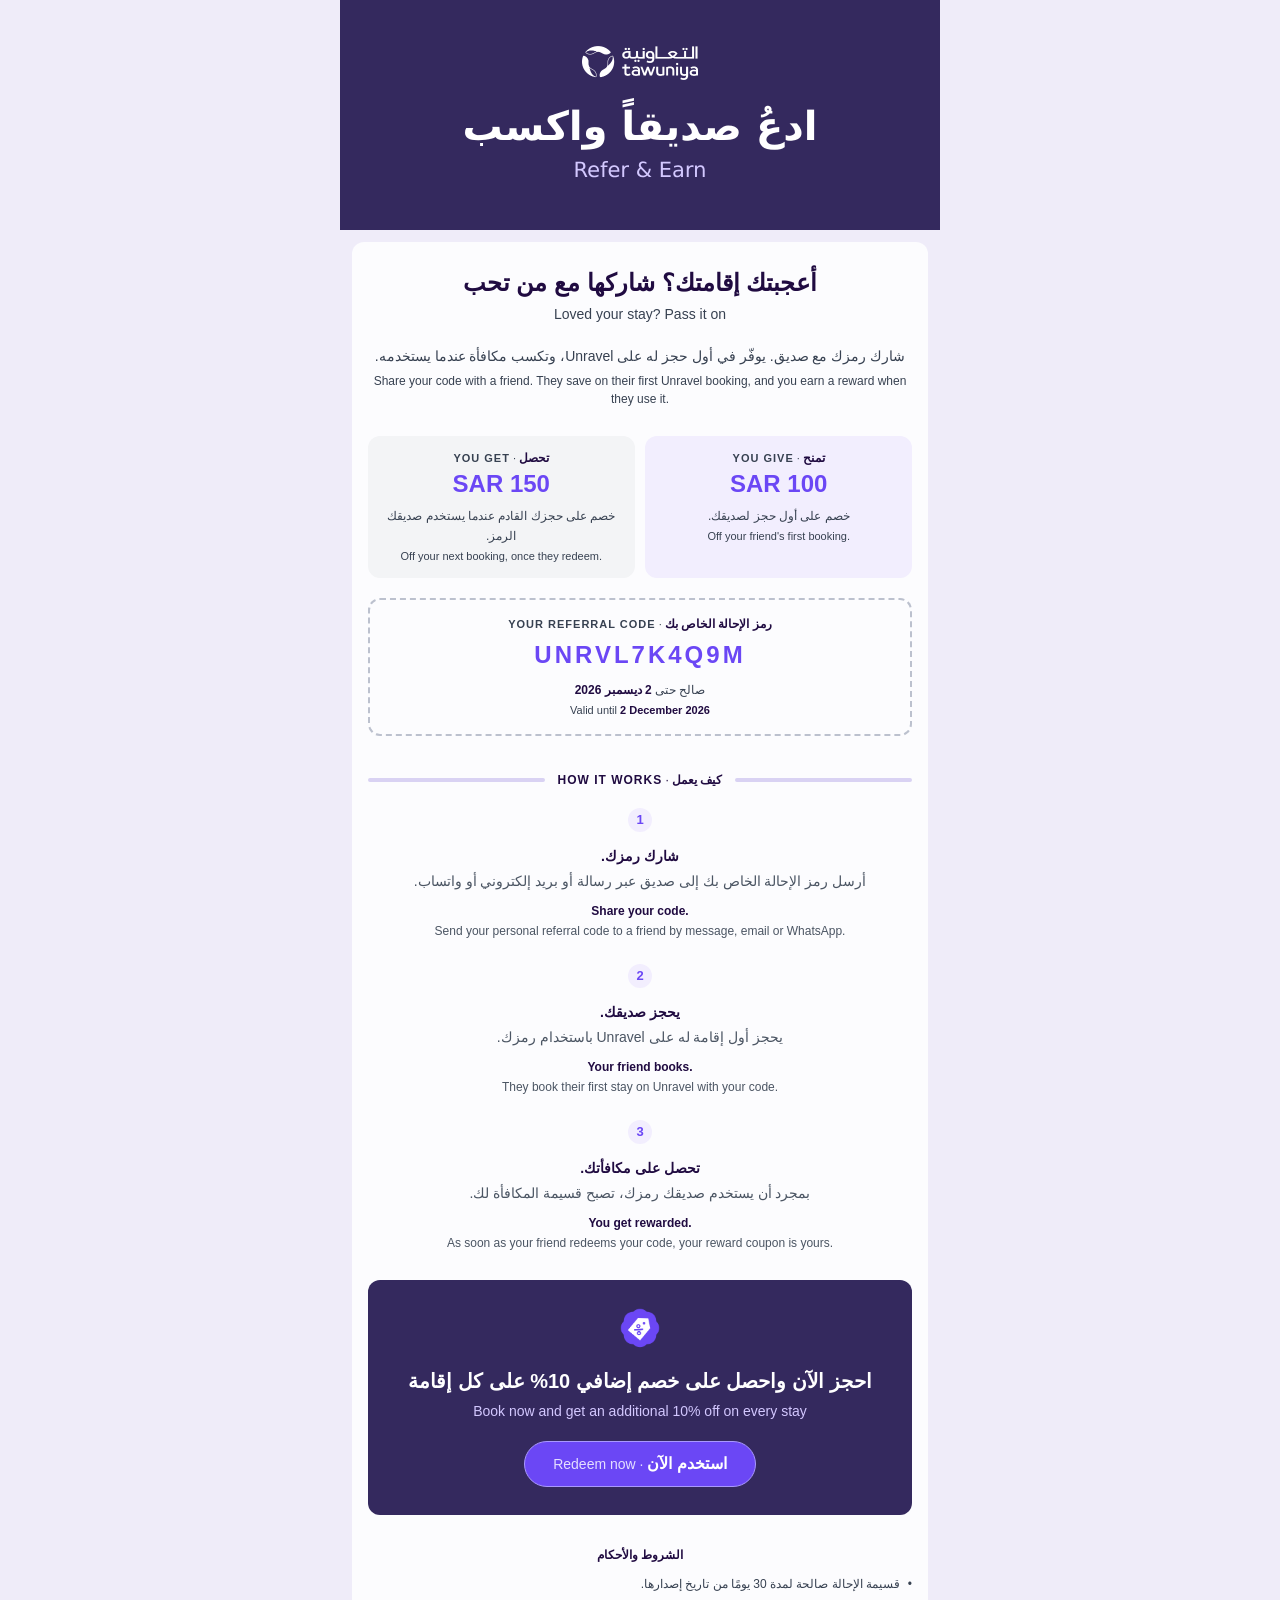
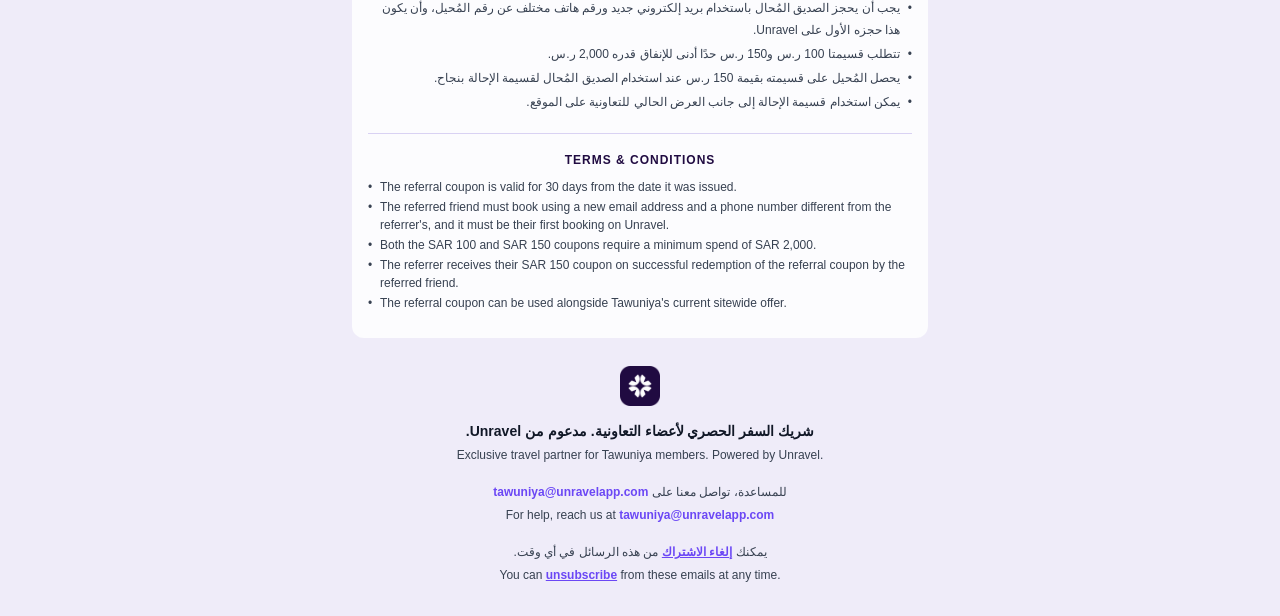
<file: referral-tawuniya-bilingual/referral-email.html>
<!DOCTYPE html>
<html lang="en" xmlns="http://www.w3.org/1999/xhtml" xmlns:v="urn:schemas-microsoft-com:vml" xmlns:o="urn:schemas-microsoft-com:office:office">
<head>
<meta charset="utf-8">
<meta name="viewport" content="width=device-width, initial-scale=1">
<meta http-equiv="X-UA-Compatible" content="IE=edge">
<meta name="color-scheme" content="light dark">
<meta name="supported-color-schemes" content="light dark">
<title>أعجبتك إقامتك؟ شاركها مع من تحب · Loved your stay? Pass it on</title>
<style type="text/css">
body{margin:0;padding:0;width:100%!important;-webkit-text-size-adjust:100%;-ms-text-size-adjust:100%}
table,td{mso-table-lspace:0pt;mso-table-rspace:0pt}
img{-ms-interpolation-mode:bicubic}
a{text-decoration:none}
@media (prefers-color-scheme:dark){
 .bgP{background-color:#0F1012!important}
 .bgC{background-color:#1B1C20!important}
 .bgT{background-color:#2A2B30!important}
 .tI{color:#F3F4F6!important}
 .tM{color:#B8BCC6!important}
 .t2{color:#B8BCC6!important}
 .bgS{background-color:#2A2B30!important}
 .bdL{border-color:#4B4F58!important}
 .bgL{background-color:#4B4F58!important}
 .bdG{border-color:#3A3B42!important}
 .bdA{border-color:#A691F9!important}
 .tA{color:#A691F9!important}
}
[data-ogsb] .bgP{background-color:#0F1012!important}
[data-ogsb] .bgC{background-color:#1B1C20!important}
[data-ogsb] .bgT{background-color:#2A2B30!important}
[data-ogsb] .bgS{background-color:#2A2B30!important}
[data-ogsb] .bgL{background-color:#4B4F58!important}
[data-ogsc] .tI{color:#F3F4F6!important}
[data-ogsc] .tM{color:#B8BCC6!important}
[data-ogsc] .t2{color:#B8BCC6!important}
[data-ogsc] .bdL{border-color:#4B4F58!important}
[data-ogsc] .bdG{border-color:#3A3B42!important}
[data-ogsc] .bdA{border-color:#A691F9!important}
[data-ogsc] .tA{color:#A691F9!important}
</style>
</head>
<body style="margin:0;padding:0;background-color:#EFECF9" class="bgP">
<div style="display:none;max-height:0;overflow:hidden;mso-hide:all;font-size:1px;line-height:1px;color:#EFECF9"><span mc:edit="preheader">أعجبتك إقامتك؟ شاركها مع من تحب &middot; Loved your stay? Pass it on</span>&nbsp;&zwnj;&nbsp;&zwnj;&nbsp;&zwnj;</div>
<table role="presentation" width="100%" cellpadding="0" cellspacing="0" border="0" bgcolor="#EFECF9" class="bgP" style="background-color:#EFECF9"><tr><td align="center">
<!--[if mso]><table role="presentation" width="600" align="center" cellpadding="0" cellspacing="0"><tr><td><![endif]-->
<table role="presentation" width="100%" cellpadding="0" cellspacing="0" border="0" style="width:100%;max-width:600px">
<tr><td mc:edit="banner" bgcolor="#34295E" background="images/band-purple-tawuniya.png" style="background-color:#34295E;background-image:url(images/band-purple-tawuniya.png);background-size:cover;padding:0;font-size:0;line-height:0"><a href="#" target="_blank" style="text-decoration:none;display:block"><img src="images/referral-banner-tawuniya.png" width="600" height="230" alt="التعاونية. ادعُ صديقاً واكسب. Tawuniya. Refer &amp; Earn." style="display:block;border:0;outline:none;width:100%;height:auto;color:#FFFFFF;font-family:Tahoma,Arial,sans-serif;font-size:20px;line-height:230px;font-weight:700;text-align:center"></a></td></tr>
<tr><td class="bgP" bgcolor="#EFECF9" style="background-color:#EFECF9;padding:12px 12px 0"><table role="presentation" width="100%" cellpadding="0" cellspacing="0" border="0" bgcolor="#FCFCFE" class="bgC" style="background-color:#FCFCFE;border-radius:12px;border-collapse:separate"><tr><td style="padding:24px 16px"><table role="presentation" width="100%" cellpadding="0" cellspacing="0" border="0">
 <tr><td mc:edit="title_ar"><div dir="rtl" lang="ar" class="tI" style="padding-top:0;font-family:Tahoma,Arial,sans-serif;font-size:24px;line-height:34px;font-weight:700;color:#200B41;text-align:center;">أعجبتك إقامتك؟ شاركها مع من تحب</div></td></tr>
 <tr><td mc:edit="title_en"><div dir="ltr" class="t2" style="padding-top:4px;font-family:Arial,Helvetica,sans-serif;font-size:14px;line-height:20px;font-weight:400;color:#374151;text-align:center;">Loved your stay? Pass it on</div></td></tr>
 <tr><td mc:edit="subtitle_ar" style="padding-top:20px"><div dir="rtl" lang="ar" class="t2" style="padding-top:0;font-family:Tahoma,Arial,sans-serif;font-size:14px;line-height:24px;font-weight:400;color:#374151;text-align:center;">شارك رمزك مع صديق. يوفّر في أول حجز له على Unravel، وتكسب مكافأة عندما يستخدمه.</div></td></tr>
 <tr><td mc:edit="subtitle_en"><div dir="ltr" class="t2" style="padding-top:4px;font-family:Arial,Helvetica,sans-serif;font-size:12px;line-height:18px;font-weight:400;color:#374151;text-align:center;">Share your code with a friend. They save on their first Unravel booking, and you earn a reward when they use it.</div></td></tr>
 <tr><td style="padding-top:28px"><table role="presentation" dir="rtl" width="100%" cellpadding="0" cellspacing="0" border="0"><tr><td class="bgT" width="49%" valign="top" bgcolor="#F2EEFE" style="width:49%;background-color:#F2EEFE;border-radius:12px;padding:14px 12px"><div mc:edit="give_label" dir="rtl" style="padding-top:0;text-align:center;font-size:0;line-height:0"><span dir="rtl" lang="ar" class="tI" style="display:inline-block;white-space:nowrap;font-family:Tahoma,Arial,sans-serif;font-size:12px;line-height:16px;font-weight:700;color:#200B41">تمنح</span><span class="t2" style="font-family:Arial,Helvetica,sans-serif;font-size:11px;line-height:16px;color:#374151">&nbsp;&middot;&nbsp;</span><span dir="ltr" class="t2" style="display:inline-block;white-space:nowrap;font-family:Arial,Helvetica,sans-serif;font-size:11px;line-height:16px;font-weight:700;color:#374151;letter-spacing:1px;">YOU GIVE</span></div><div mc:edit="give_amount" dir="ltr" class="tA" style="padding-top:4px;font-family:Arial,Helvetica,sans-serif;font-size:24px;line-height:28px;font-weight:700;color:#6B47F5;text-align:center;white-space:normal"><span>SAR</span> 100</div><div mc:edit="give_text_ar" dir="rtl" lang="ar" class="t2" style="padding-top:8px;font-family:Tahoma,Arial,sans-serif;font-size:12px;line-height:20px;font-weight:400;color:#374151;text-align:center;">خصم على أول حجز لصديقك.</div><div mc:edit="give_text_en" dir="ltr" class="t2" style="padding-top:2px;font-family:Arial,Helvetica,sans-serif;font-size:11px;line-height:16px;font-weight:400;color:#374151;text-align:center;">Off your friend's first booking.</div></td><td width="12" style="width:12px;font-size:0;line-height:0">&nbsp;</td><td class="bgS" width="49%" valign="top" bgcolor="#F3F4F6" style="width:49%;background-color:#F3F4F6;border-radius:12px;padding:14px 12px"><div mc:edit="get_label" dir="rtl" style="padding-top:0;text-align:center;font-size:0;line-height:0"><span dir="rtl" lang="ar" class="tI" style="display:inline-block;white-space:nowrap;font-family:Tahoma,Arial,sans-serif;font-size:12px;line-height:16px;font-weight:700;color:#200B41">تحصل</span><span class="t2" style="font-family:Arial,Helvetica,sans-serif;font-size:11px;line-height:16px;color:#374151">&nbsp;&middot;&nbsp;</span><span dir="ltr" class="t2" style="display:inline-block;white-space:nowrap;font-family:Arial,Helvetica,sans-serif;font-size:11px;line-height:16px;font-weight:700;color:#374151;letter-spacing:1px;">YOU GET</span></div><div mc:edit="get_amount" dir="ltr" class="tA" style="padding-top:4px;font-family:Arial,Helvetica,sans-serif;font-size:24px;line-height:28px;font-weight:700;color:#6B47F5;text-align:center;white-space:normal"><span>SAR</span> 150</div><div mc:edit="get_text_ar" dir="rtl" lang="ar" class="t2" style="padding-top:8px;font-family:Tahoma,Arial,sans-serif;font-size:12px;line-height:20px;font-weight:400;color:#374151;text-align:center;">خصم على حجزك القادم عندما يستخدم صديقك الرمز.</div><div mc:edit="get_text_en" dir="ltr" class="t2" style="padding-top:2px;font-family:Arial,Helvetica,sans-serif;font-size:11px;line-height:16px;font-weight:400;color:#374151;text-align:center;">Off your next booking, once they redeem.</div></td></tr></table></td></tr>
 <tr><td style="padding-top:20px"><table role="presentation" width="100%" cellpadding="0" cellspacing="0" border="0"><tr><td class="bdL" align="center" style="border:2px dashed #BCC1CE;border-radius:12px;padding:16px 12px;text-align:center"><div mc:edit="code_label" dir="rtl" style="padding-top:0;text-align:center;font-size:0;line-height:0"><span dir="rtl" lang="ar" class="tI" style="display:inline-block;white-space:nowrap;font-family:Tahoma,Arial,sans-serif;font-size:12px;line-height:16px;font-weight:700;color:#200B41">رمز الإحالة الخاص بك</span><span class="t2" style="font-family:Arial,Helvetica,sans-serif;font-size:11px;line-height:16px;color:#374151">&nbsp;&middot;&nbsp;</span><span dir="ltr" class="t2" style="display:inline-block;white-space:nowrap;font-family:Arial,Helvetica,sans-serif;font-size:11px;line-height:16px;font-weight:700;color:#374151;letter-spacing:1px;">YOUR REFERRAL CODE</span></div><div mc:edit="code" dir="ltr" class="tA" style="padding-top:8px;font-family:Arial,Helvetica,sans-serif;font-size:24px;line-height:30px;font-weight:700;letter-spacing:3px;color:#6B47F5;text-align:center"><span style="-webkit-user-select:all;-moz-user-select:all;user-select:all;cursor:text">UNRVL7K4Q9M</span></div><div mc:edit="valid_until_ar" dir="rtl" lang="ar" class="t2" style="padding-top:10px;font-family:Tahoma,Arial,sans-serif;font-size:12px;line-height:20px;font-weight:400;color:#374151;text-align:center">صالح حتى <b class="tI" style="color:#200B41">2 ديسمبر 2026</b></div><div mc:edit="valid_until_en" dir="ltr" class="t2" style="padding-top:2px;font-family:Arial,Helvetica,sans-serif;font-size:11px;line-height:16px;font-weight:400;color:#374151;text-align:center">Valid until <b class="tI" style="color:#200B41">2 December 2026</b></div></td></tr></table></td></tr>
  <tr><td style="padding-top:36px"><table role="presentation" width="100%" cellpadding="0" cellspacing="0" border="0"><tr><td width="50%" valign="middle"><table role="presentation" width="100%" cellpadding="0" cellspacing="0" border="0"><tr><td class="bgL" bgcolor="#D9D2F3" height="4" style="height:4px;border-radius:2px;font-size:0;line-height:0">&nbsp;</td></tr></table></td><td valign="middle" align="center" style="padding:0 12px;white-space:nowrap"><div mc:edit="steps_heading" dir="rtl" style="padding-top:0;text-align:center;font-size:0;line-height:0"><span dir="rtl" lang="ar" class="tI" style="display:inline-block;white-space:nowrap;font-family:Tahoma,Arial,sans-serif;font-size:12px;line-height:16px;font-weight:700;color:#200B41">كيف يعمل</span><span class="t2" style="font-family:Arial,Helvetica,sans-serif;font-size:12px;line-height:16px;color:#200B41">&nbsp;&middot;&nbsp;</span><span dir="ltr" class="tI" style="display:inline-block;white-space:nowrap;font-family:Arial,Helvetica,sans-serif;font-size:12px;line-height:16px;font-weight:700;color:#200B41;letter-spacing:1px;">HOW IT WORKS</span></div></td><td width="50%" valign="middle"><table role="presentation" width="100%" cellpadding="0" cellspacing="0" border="0"><tr><td class="bgL" bgcolor="#D9D2F3" height="4" style="height:4px;border-radius:2px;font-size:0;line-height:0">&nbsp;</td></tr></table></td></tr></table></td></tr>
 <tr><td style="padding-top:20px"><table role="presentation" width="100%" cellpadding="0" cellspacing="0" border="0"><tr mc:repeatable="step"><td align="center" style="padding:0 0 24px"><table role="presentation" align="center" cellpadding="0" cellspacing="0" border="0"><tr><td mc:edit="step_1_num" class="bgT tA" width="24" height="24" align="center" valign="middle" bgcolor="#F2EEFE" style="width:24px;height:24px;background-color:#F2EEFE;border-radius:12px;font-family:Arial,Helvetica,sans-serif;font-size:13px;line-height:24px;font-weight:700;color:#6B47F5;text-align:center">1</td></tr></table><div mc:edit="step_1_title_ar" dir="rtl" lang="ar" class="tI" style="padding-top:12px;font-family:Tahoma,Arial,sans-serif;font-size:14px;line-height:24px;font-weight:700;color:#200B41;text-align:center">شارك رمزك.</div><div mc:edit="step_1_body_ar" dir="rtl" lang="ar" class="t2" style="padding-top:2px;font-family:Tahoma,Arial,sans-serif;font-size:14px;line-height:22px;font-weight:400;color:#4B5563;text-align:center">أرسل رمز الإحالة الخاص بك إلى صديق عبر رسالة أو بريد إلكتروني أو واتساب.</div><div mc:edit="step_1_title_en" dir="ltr" class="tI" style="padding-top:10px;font-family:Arial,Helvetica,sans-serif;font-size:12px;line-height:18px;font-weight:700;color:#200B41;text-align:center">Share your code.</div><div mc:edit="step_1_body_en" dir="ltr" class="t2" style="padding-top:2px;font-family:Arial,Helvetica,sans-serif;font-size:12px;line-height:18px;font-weight:400;color:#4B5563;text-align:center">Send your personal referral code to a friend by message, email or WhatsApp.</div></td></tr><tr mc:repeatable="step"><td align="center" style="padding:0 0 24px"><table role="presentation" align="center" cellpadding="0" cellspacing="0" border="0"><tr><td mc:edit="step_2_num" class="bgT tA" width="24" height="24" align="center" valign="middle" bgcolor="#F2EEFE" style="width:24px;height:24px;background-color:#F2EEFE;border-radius:12px;font-family:Arial,Helvetica,sans-serif;font-size:13px;line-height:24px;font-weight:700;color:#6B47F5;text-align:center">2</td></tr></table><div mc:edit="step_2_title_ar" dir="rtl" lang="ar" class="tI" style="padding-top:12px;font-family:Tahoma,Arial,sans-serif;font-size:14px;line-height:24px;font-weight:700;color:#200B41;text-align:center">يحجز صديقك.</div><div mc:edit="step_2_body_ar" dir="rtl" lang="ar" class="t2" style="padding-top:2px;font-family:Tahoma,Arial,sans-serif;font-size:14px;line-height:22px;font-weight:400;color:#4B5563;text-align:center">يحجز أول إقامة له على Unravel باستخدام رمزك.</div><div mc:edit="step_2_title_en" dir="ltr" class="tI" style="padding-top:10px;font-family:Arial,Helvetica,sans-serif;font-size:12px;line-height:18px;font-weight:700;color:#200B41;text-align:center">Your friend books.</div><div mc:edit="step_2_body_en" dir="ltr" class="t2" style="padding-top:2px;font-family:Arial,Helvetica,sans-serif;font-size:12px;line-height:18px;font-weight:400;color:#4B5563;text-align:center">They book their first stay on Unravel with your code.</div></td></tr><tr mc:repeatable="step"><td align="center" style="padding:0 0 24px"><table role="presentation" align="center" cellpadding="0" cellspacing="0" border="0"><tr><td mc:edit="step_3_num" class="bgT tA" width="24" height="24" align="center" valign="middle" bgcolor="#F2EEFE" style="width:24px;height:24px;background-color:#F2EEFE;border-radius:12px;font-family:Arial,Helvetica,sans-serif;font-size:13px;line-height:24px;font-weight:700;color:#6B47F5;text-align:center">3</td></tr></table><div mc:edit="step_3_title_ar" dir="rtl" lang="ar" class="tI" style="padding-top:12px;font-family:Tahoma,Arial,sans-serif;font-size:14px;line-height:24px;font-weight:700;color:#200B41;text-align:center">تحصل على مكافأتك.</div><div mc:edit="step_3_body_ar" dir="rtl" lang="ar" class="t2" style="padding-top:2px;font-family:Tahoma,Arial,sans-serif;font-size:14px;line-height:22px;font-weight:400;color:#4B5563;text-align:center">بمجرد أن يستخدم صديقك رمزك، تصبح قسيمة المكافأة لك.</div><div mc:edit="step_3_title_en" dir="ltr" class="tI" style="padding-top:10px;font-family:Arial,Helvetica,sans-serif;font-size:12px;line-height:18px;font-weight:700;color:#200B41;text-align:center">You get rewarded.</div><div mc:edit="step_3_body_en" dir="ltr" class="t2" style="padding-top:2px;font-family:Arial,Helvetica,sans-serif;font-size:12px;line-height:18px;font-weight:400;color:#4B5563;text-align:center">As soon as your friend redeems your code, your reward coupon is yours.</div></td></tr></table></td></tr>
 <tr><td style="padding-top:4px"><table role="presentation" width="100%" cellpadding="0" cellspacing="0" border="0" style="border-radius:12px;border-collapse:separate"><tr><td class="rfct" align="center" bgcolor="#34295E" style="background-color:#34295E;border-radius:12px;padding:28px 20px;text-align:center">
  <img src="images/deal-illustration-tawuniya.png" width="40" height="41" alt="" style="display:block;border:0;outline:none;text-decoration:none;margin:0 auto 16px">
  <div mc:edit="cta_heading_ar" dir="rtl" lang="ar" style="font-family:Tahoma,Arial,sans-serif;font-size:20px;line-height:32px;font-weight:700;color:#FFFFFF;text-align:center">احجز الآن واحصل على خصم إضافي 10% على كل إقامة</div>
  <div mc:edit="cta_heading_en" dir="ltr" style="padding-top:4px;font-family:Arial,Helvetica,sans-serif;font-size:14px;line-height:20px;color:#D3C8FF;text-align:center">Book now and get an additional 10% off on every stay</div>
  <table role="presentation" align="center" cellpadding="0" cellspacing="0" border="0" style="margin:20px auto 0"><tr><td bgcolor="#6B47F5" class="bgA" align="center" style="background-color:#6B47F5;border:1px solid #A998FF;border-radius:30px;padding:0;text-align:center"><div mc:edit="redeem_label" dir="rtl" style="padding-top:0;text-align:center;font-size:0;line-height:0"><a href="#" target="_blank" style="display:block;padding:10px 28px;text-decoration:none;color:#FFFFFF"><span dir="rtl" lang="ar" class="" style="display:inline-block;white-space:nowrap;display:inline-block;white-space:nowrap;font-family:Tahoma,Arial,sans-serif;font-size:16px;line-height:24px;font-weight:700;color:#FFFFFF">استخدم الآن</span><span style="font-family:Arial,Helvetica,sans-serif;font-size:14px;line-height:24px;color:#E4DEFF">&nbsp;&middot;&nbsp;</span><span dir="ltr" class="" style="display:inline-block;white-space:nowrap;display:inline-block;white-space:nowrap;font-family:Arial,Helvetica,sans-serif;font-size:14px;line-height:24px;font-weight:400;color:#E4DEFF;">Redeem now</span></a></div></td></tr></table>
 </td></tr></table></td></tr>
 <tr><td style="padding-top:32px"><div mc:edit="terms_heading_ar" dir="rtl" lang="ar" class="tI" style="padding-top:0;font-family:Tahoma,Arial,sans-serif;font-size:12px;line-height:16px;font-weight:700;color:#200B41;text-align:center;">الشروط والأحكام</div></td></tr>
 <tr><td style="padding-top:10px"><table role="presentation" dir="rtl" width="100%" cellpadding="0" cellspacing="0" border="0"><tr mc:repeatable="term"><td valign="top" width="12" class="t2" style="width:12px;font-family:Tahoma,Arial,sans-serif;font-size:12px;line-height:22px;color:#374151;text-align:right">&bull;</td><td mc:edit="term_1_ar" dir="rtl" lang="ar" class="t2" style="padding-bottom:2px;font-family:Tahoma,Arial,sans-serif;font-size:12px;line-height:22px;color:#374151;text-align:right">قسيمة الإحالة صالحة لمدة 30 يومًا من تاريخ إصدارها.</td></tr><tr mc:repeatable="term"><td valign="top" width="12" class="t2" style="width:12px;font-family:Tahoma,Arial,sans-serif;font-size:12px;line-height:22px;color:#374151;text-align:right">&bull;</td><td mc:edit="term_2_ar" dir="rtl" lang="ar" class="t2" style="padding-bottom:2px;font-family:Tahoma,Arial,sans-serif;font-size:12px;line-height:22px;color:#374151;text-align:right">يجب أن يحجز الصديق المُحال باستخدام بريد إلكتروني جديد ورقم هاتف مختلف عن رقم المُحيل، وأن يكون هذا حجزه الأول على Unravel.</td></tr><tr mc:repeatable="term"><td valign="top" width="12" class="t2" style="width:12px;font-family:Tahoma,Arial,sans-serif;font-size:12px;line-height:22px;color:#374151;text-align:right">&bull;</td><td mc:edit="term_3_ar" dir="rtl" lang="ar" class="t2" style="padding-bottom:2px;font-family:Tahoma,Arial,sans-serif;font-size:12px;line-height:22px;color:#374151;text-align:right">تتطلب قسيمتا 100 ر.س و150 ر.س حدًا أدنى للإنفاق قدره 2,000 ر.س.</td></tr><tr mc:repeatable="term"><td valign="top" width="12" class="t2" style="width:12px;font-family:Tahoma,Arial,sans-serif;font-size:12px;line-height:22px;color:#374151;text-align:right">&bull;</td><td mc:edit="term_4_ar" dir="rtl" lang="ar" class="t2" style="padding-bottom:2px;font-family:Tahoma,Arial,sans-serif;font-size:12px;line-height:22px;color:#374151;text-align:right">يحصل المُحيل على قسيمته بقيمة 150 ر.س عند استخدام الصديق المُحال لقسيمة الإحالة بنجاح.</td></tr><tr mc:repeatable="term"><td valign="top" width="12" class="t2" style="width:12px;font-family:Tahoma,Arial,sans-serif;font-size:12px;line-height:22px;color:#374151;text-align:right">&bull;</td><td mc:edit="term_5_ar" dir="rtl" lang="ar" class="t2" style="padding-bottom:2px;font-family:Tahoma,Arial,sans-serif;font-size:12px;line-height:22px;color:#374151;text-align:right">يمكن استخدام قسيمة الإحالة إلى جانب العرض الحالي للتعاونية على الموقع.</td></tr></table></td></tr>
 <tr><td style="padding-top:18px"><table role="presentation" width="100%" cellpadding="0" cellspacing="0" border="0"><tr><td class="bgL" bgcolor="#D9D2F3" height="1" style="height:1px;font-size:0;line-height:0">&nbsp;</td></tr></table></td></tr>
 <tr><td style="padding-top:18px"><div mc:edit="terms_heading_en" dir="ltr" class="tI" style="padding-top:0;font-family:Arial,Helvetica,sans-serif;font-size:12px;line-height:16px;font-weight:700;color:#200B41;text-align:center;letter-spacing:1px;">TERMS &amp; CONDITIONS</div></td></tr>
 <tr><td style="padding-top:10px"><table role="presentation" dir="ltr" width="100%" cellpadding="0" cellspacing="0" border="0"><tr mc:repeatable="term"><td valign="top" width="12" class="t2" style="width:12px;font-family:Arial,Helvetica,sans-serif;font-size:12px;line-height:18px;color:#374151">&bull;</td><td mc:edit="term_1_en" dir="ltr" class="t2" style="padding-bottom:2px;font-family:Arial,Helvetica,sans-serif;font-size:12px;line-height:18px;color:#374151;text-align:left">The referral coupon is valid for 30 days from the date it was issued.</td></tr><tr mc:repeatable="term"><td valign="top" width="12" class="t2" style="width:12px;font-family:Arial,Helvetica,sans-serif;font-size:12px;line-height:18px;color:#374151">&bull;</td><td mc:edit="term_2_en" dir="ltr" class="t2" style="padding-bottom:2px;font-family:Arial,Helvetica,sans-serif;font-size:12px;line-height:18px;color:#374151;text-align:left">The referred friend must book using a new email address and a phone number different from the referrer's, and it must be their first booking on Unravel.</td></tr><tr mc:repeatable="term"><td valign="top" width="12" class="t2" style="width:12px;font-family:Arial,Helvetica,sans-serif;font-size:12px;line-height:18px;color:#374151">&bull;</td><td mc:edit="term_3_en" dir="ltr" class="t2" style="padding-bottom:2px;font-family:Arial,Helvetica,sans-serif;font-size:12px;line-height:18px;color:#374151;text-align:left">Both the SAR 100 and SAR 150 coupons require a minimum spend of SAR 2,000.</td></tr><tr mc:repeatable="term"><td valign="top" width="12" class="t2" style="width:12px;font-family:Arial,Helvetica,sans-serif;font-size:12px;line-height:18px;color:#374151">&bull;</td><td mc:edit="term_4_en" dir="ltr" class="t2" style="padding-bottom:2px;font-family:Arial,Helvetica,sans-serif;font-size:12px;line-height:18px;color:#374151;text-align:left">The referrer receives their SAR 150 coupon on successful redemption of the referral coupon by the referred friend.</td></tr><tr mc:repeatable="term"><td valign="top" width="12" class="t2" style="width:12px;font-family:Arial,Helvetica,sans-serif;font-size:12px;line-height:18px;color:#374151">&bull;</td><td mc:edit="term_5_en" dir="ltr" class="t2" style="padding-bottom:2px;font-family:Arial,Helvetica,sans-serif;font-size:12px;line-height:18px;color:#374151;text-align:left">The referral coupon can be used alongside Tawuniya's current sitewide offer.</td></tr></table></td></tr>
</table></td></tr></table></td></tr>
<tr><td class="bgP" bgcolor="#EFECF9" style="background-color:#EFECF9;padding:28px 16px 32px"><table role="presentation" width="100%" cellpadding="0" cellspacing="0" border="0">
 <tr><td align="center" style="padding-bottom:14px"><a href="#" target="_blank" style="text-decoration:none"><img src="images/unravel-mark-chip.png" width="40" height="40" alt="Unravel" style="display:block;border:0;outline:none;text-decoration:none;color:#200B41;font-size:12px;font-weight:700;margin:0 auto"></a></td></tr>
 <tr><td><div dir="rtl" lang="ar" class="tI" style="padding-top:0;font-family:Tahoma,Arial,sans-serif;font-size:14px;line-height:22px;font-weight:700;color:#111827;text-align:center;">شريك السفر الحصري لأعضاء التعاونية. مدعوم من Unravel.</div></td></tr>
 <tr><td><div dir="ltr" class="t2" style="padding-top:4px;font-family:Arial,Helvetica,sans-serif;font-size:12px;line-height:18px;font-weight:400;color:#374151;text-align:center;">Exclusive travel partner for Tawuniya members. Powered by Unravel.</div></td></tr>
 <tr><td><div dir="rtl" lang="ar" class="t2" style="padding-top:18px;font-family:Tahoma,Arial,sans-serif;font-size:12px;line-height:20px;font-weight:400;color:#374151;text-align:center;">للمساعدة، تواصل معنا على <span dir="ltr"><a href="mailto:tawuniya@unravelapp.com" class="tA" style="color:#6B47F5;font-weight:700;text-decoration:none">tawuniya@unravelapp.com</a></span></div></td></tr>
 <tr><td><div dir="ltr" class="t2" style="padding-top:4px;font-family:Arial,Helvetica,sans-serif;font-size:12px;line-height:18px;font-weight:400;color:#374151;text-align:center;">For help, reach us at <a href="mailto:tawuniya@unravelapp.com" class="tA" style="color:#6B47F5;font-weight:700;text-decoration:none">tawuniya@unravelapp.com</a></div></td></tr>
 <tr><td><div dir="rtl" lang="ar" class="t2" style="padding-top:18px;font-family:Tahoma,Arial,sans-serif;font-size:12px;line-height:20px;font-weight:400;color:#374151;text-align:center;">يمكنك <a href="*|UNSUB|*" class="tA" style="color:#6B47F5;font-weight:700;text-decoration:underline">إلغاء الاشتراك</a> من هذه الرسائل في أي وقت.</div></td></tr>
 <tr><td><div dir="ltr" class="t2" style="padding-top:4px;font-family:Arial,Helvetica,sans-serif;font-size:12px;line-height:18px;font-weight:400;color:#374151;text-align:center;">You can <a href="*|UNSUB|*" class="tA" style="color:#6B47F5;font-weight:700;text-decoration:underline">unsubscribe</a> from these emails at any time.</div></td></tr>
</table></td></tr>
</table>
<!--[if mso]></td></tr></table><![endif]-->
</td></tr></table>
</body>
</html>
</file>
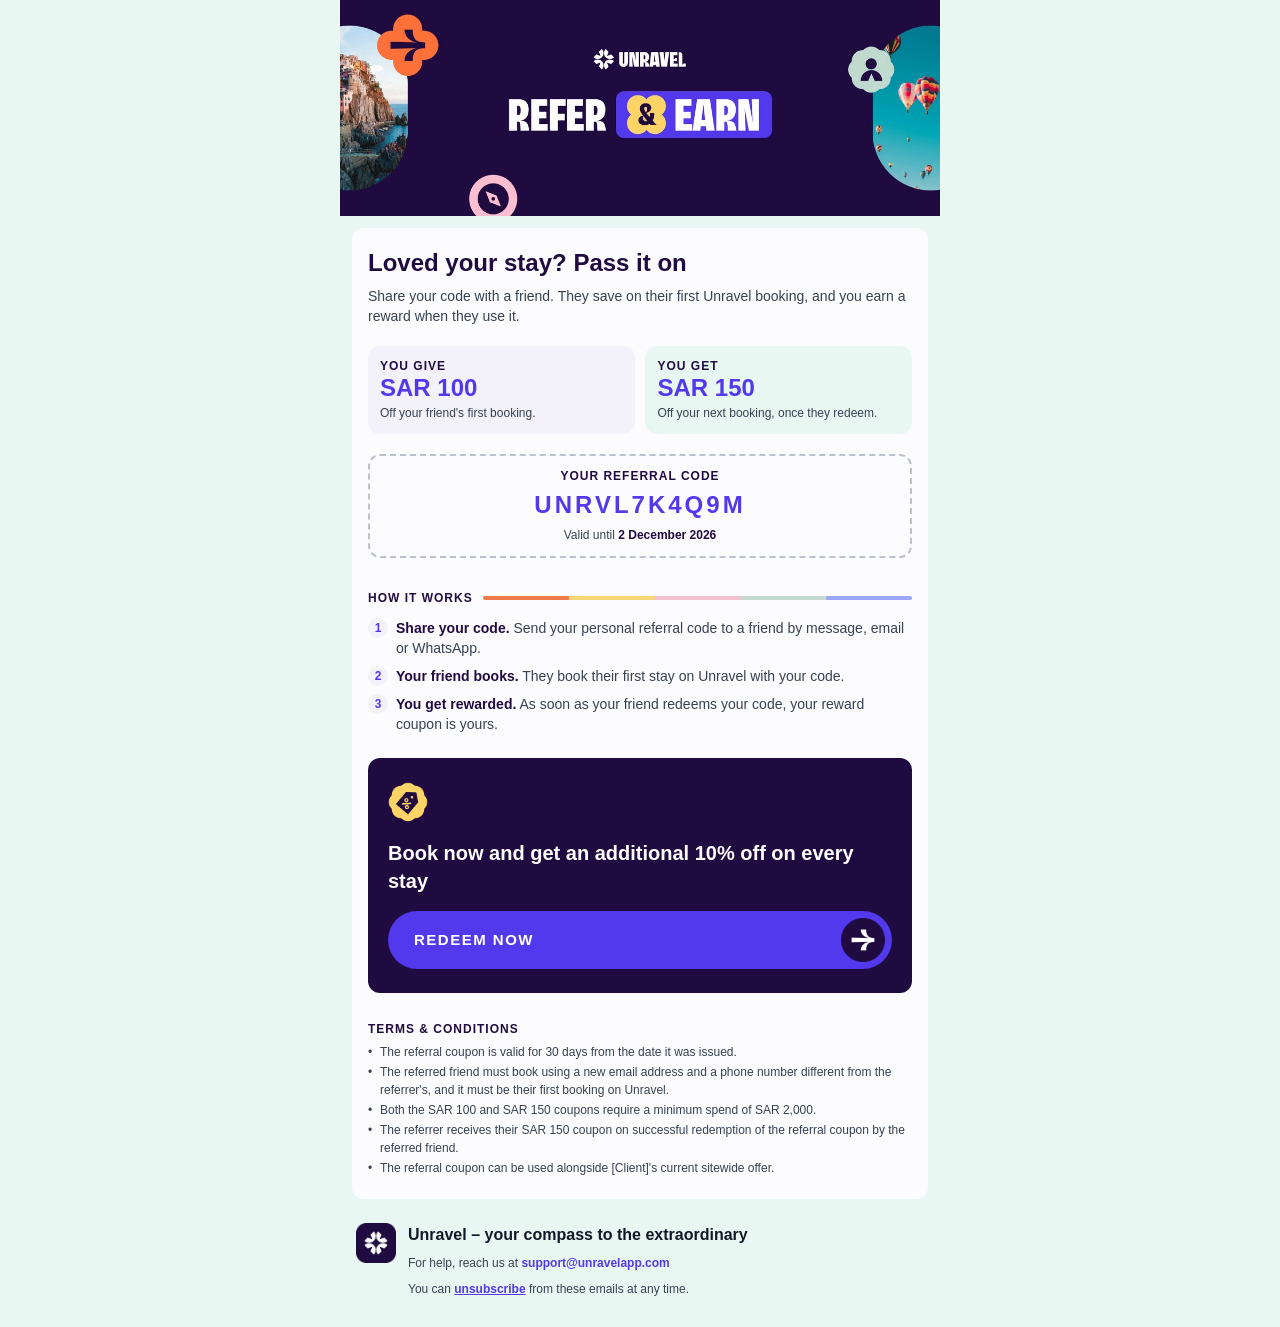
<file: referral-unravel/referral-email.html>
<!DOCTYPE html>
<html lang="en" xmlns="http://www.w3.org/1999/xhtml" xmlns:v="urn:schemas-microsoft-com:vml" xmlns:o="urn:schemas-microsoft-com:office:office">
<head>
<meta charset="utf-8">
<meta name="viewport" content="width=device-width, initial-scale=1">
<meta http-equiv="X-UA-Compatible" content="IE=edge">
<meta name="color-scheme" content="light dark">
<meta name="supported-color-schemes" content="light dark">
<title>Loved your stay? Pass it on</title>
<style type="text/css">
body{margin:0;padding:0;width:100%!important;-webkit-text-size-adjust:100%;-ms-text-size-adjust:100%}
table,td{mso-table-lspace:0pt;mso-table-rspace:0pt}
img{-ms-interpolation-mode:bicubic}
a{text-decoration:none}
@media (prefers-color-scheme:dark){
 .bgP{background-color:#0F1012!important}
 .bgC{background-color:#1B1C20!important}
 .bgT{background-color:#2A2B30!important}
 .tI{color:#F3F4F6!important}
 .tM{color:#B8BCC6!important}
 .t2{color:#B8BCC6!important}
 .bgS{background-color:#2A2B30!important}
 .bdL{border-color:#4B4F58!important}
 .bgL{background-color:#4B4F58!important}
 .bdG{border-color:#3A3B42!important}
 .bdA{border-color:#B3A9FF!important}
 .tA{color:#B3A9FF!important}
}
[data-ogsb] .bgP{background-color:#0F1012!important}
[data-ogsb] .bgC{background-color:#1B1C20!important}
[data-ogsb] .bgT{background-color:#2A2B30!important}
[data-ogsb] .bgS{background-color:#2A2B30!important}
[data-ogsb] .bgL{background-color:#4B4F58!important}
[data-ogsc] .tI{color:#F3F4F6!important}
[data-ogsc] .tM{color:#B8BCC6!important}
[data-ogsc] .t2{color:#B8BCC6!important}
[data-ogsc] .bdL{border-color:#4B4F58!important}
[data-ogsc] .bdG{border-color:#3A3B42!important}
[data-ogsc] .bdA{border-color:#B3A9FF!important}
[data-ogsc] .tA{color:#B3A9FF!important}
</style>
</head>
<body style="margin:0;padding:0;background-color:#E9F7F3" class="bgP">
<div style="display:none;max-height:0;overflow:hidden;mso-hide:all;font-size:1px;line-height:1px;color:#E9F7F3"><span mc:edit="preheader">Loved your stay? Pass it on</span>&nbsp;&zwnj;&nbsp;&zwnj;</div>
<table role="presentation" width="100%" cellpadding="0" cellspacing="0" border="0" bgcolor="#E9F7F3" class="bgP" style="background-color:#E9F7F3"><tr><td align="center">
<table role="presentation" width="100%" cellpadding="0" cellspacing="0" border="0" style="width:100%;max-width:600px">
<tr><td bgcolor="#200B41" style="background-color:#200B41;padding:0;font-size:0;line-height:0"><a href="#" target="_blank" style="text-decoration:none;display:block"><img src="images/referral-banner.jpg" width="600" height="216" alt="Unravel. Refer and earn." style="display:block;border:0;outline:none;width:100%;height:auto;color:#FFFFFF;font-family:Arial,Helvetica,sans-serif;font-size:20px;line-height:216px;font-weight:700;text-align:center"></a></td></tr>
<tr><td class="bgP" bgcolor="#E9F7F3" style="background-color:#E9F7F3;padding:12px 12px 0"><table role="presentation" width="100%" cellpadding="0" cellspacing="0" border="0" bgcolor="#FCFCFE" class="bgC" style="background-color:#FCFCFE;border-radius:12px;border-collapse:separate"><tr><td style="padding:20px 16px"><table role="presentation" width="100%" cellpadding="0" cellspacing="0" border="0">
 <tr><td mc:edit="title" class="tI rfh" style="font-family:Arial,Helvetica,sans-serif;font-size:24px;line-height:30px;font-weight:700;letter-spacing:0;color:#200B41">Loved your stay? Pass it on</td></tr>
 <tr><td mc:edit="subtitle" class="t2" style="padding-top:8px;font-family:Arial,Helvetica,sans-serif;font-size:14px;line-height:20px;color:#374151">Share your code with a friend. They save on their first Unravel booking, and you earn a reward when they use it.</td></tr>
 <tr><td style="padding-top:20px"><table role="presentation" width="100%" cellpadding="0" cellspacing="0" border="0"><tr><td class="bgT" width="49%" valign="top" bgcolor="#F3F1FA" style="width:49%;background-color:#F3F1FA;border-radius:12px;padding:12px"><div mc:edit="give_label" class="tI" style="font-family:Arial,Helvetica,sans-serif;font-size:12px;line-height:16px;font-weight:700;letter-spacing:1px;color:#200B41;">YOU GIVE</div><div mc:edit="give_amount" class="tA" style="font-family:Arial,Helvetica,sans-serif;font-size:24px;line-height:28px;font-weight:700;letter-spacing:0;color:#5239ED;white-space:normal;"><span>SAR</span> 100</div><div mc:edit="give_text" class="t2" style="font-family:Arial,Helvetica,sans-serif;font-size:14px;line-height:20px;color:#374151;padding-top:2px;font-size:12px;line-height:18px">Off your friend's first booking.</div></td><td width="12" style="width:12px;font-size:0;line-height:0">&nbsp;</td><td class="bgS" width="49%" valign="top" bgcolor="#E9F7F3" style="width:49%;background-color:#E9F7F3;border-radius:12px;padding:12px"><div mc:edit="get_label" class="tI" style="font-family:Arial,Helvetica,sans-serif;font-size:12px;line-height:16px;font-weight:700;letter-spacing:1px;color:#200B41;">YOU GET</div><div mc:edit="get_amount" class="tA" style="font-family:Arial,Helvetica,sans-serif;font-size:24px;line-height:28px;font-weight:700;letter-spacing:0;color:#5239ED;white-space:normal;"><span>SAR</span> 150</div><div mc:edit="get_text" class="t2" style="font-family:Arial,Helvetica,sans-serif;font-size:14px;line-height:20px;color:#374151;padding-top:2px;font-size:12px;line-height:18px">Off your next booking, once they redeem.</div></td></tr></table></td></tr>
 <tr><td style="padding-top:20px"><table role="presentation" width="100%" cellpadding="0" cellspacing="0" border="0"><tr><td class="bdL" align="center" style="border:2px dashed #BCC1CE;border-radius:12px;padding:12px;text-align:center"><div mc:edit="code_label" class="tI" style="font-family:Arial,Helvetica,sans-serif;font-size:12px;line-height:16px;font-weight:700;letter-spacing:1px;color:#200B41">YOUR REFERRAL CODE</div><div mc:edit="code" class="tA" style="padding-top:6px;font-family:Arial,Helvetica,sans-serif;font-size:24px;line-height:30px;font-weight:700;letter-spacing:3px;color:#5239ED"><span dir="ltr" style="-webkit-user-select:all;-moz-user-select:all;user-select:all;cursor:text">UNRVL7K4Q9M</span></div><div mc:edit="valid_until" class="t2" style="padding-top:6px;font-family:Arial,Helvetica,sans-serif;font-size:12px;line-height:18px;color:#374151">Valid until <b class="tI" style="color:#200B41">2 December 2026</b></div></td></tr></table></td></tr>
 
 <tr><td style="padding-top:32px"><table role="presentation" width="100%" cellpadding="0" cellspacing="0" border="0"><tr><td mc:edit="steps_heading" class="tI" style="font-family:Arial,Helvetica,sans-serif;font-size:12px;line-height:16px;font-weight:700;letter-spacing:1px;white-space:nowrap;padding-right:10px;color:#200B41">HOW IT WORKS</td><td width="100%" valign="middle"><img src="images/five-colour-rule.png" width="500" height="4" alt="" style="display:block;border:0;outline:none;text-decoration:none;width:100%;height:4px"></td></tr></table></td></tr>
 <tr><td style="padding-top:8px"><table role="presentation" width="100%" cellpadding="0" cellspacing="0" border="0"><tr mc:repeatable="step"><td valign="top" width="28" style="width:28px;padding:4px 0"><table role="presentation" cellpadding="0" cellspacing="0" border="0"><tr><td class="bgT tA" width="20" height="20" align="center" valign="middle" bgcolor="#F3F1FA" style="width:20px;height:20px;background-color:#F3F1FA;border-radius:10px;font-family:Arial,Helvetica,sans-serif;font-size:12px;line-height:20px;font-weight:700;color:#5239ED;text-align:center">1</td></tr></table></td><td mc:edit="step_1" valign="top" class="t2" style="padding:4px 0;font-family:Arial,Helvetica,sans-serif;font-size:14px;line-height:20px;color:#374151"><b class="tI" style="color:#200B41">Share your code.</b> Send your personal referral code to a friend by message, email or WhatsApp.</td></tr><tr mc:repeatable="step"><td valign="top" width="28" style="width:28px;padding:4px 0"><table role="presentation" cellpadding="0" cellspacing="0" border="0"><tr><td class="bgT tA" width="20" height="20" align="center" valign="middle" bgcolor="#F3F1FA" style="width:20px;height:20px;background-color:#F3F1FA;border-radius:10px;font-family:Arial,Helvetica,sans-serif;font-size:12px;line-height:20px;font-weight:700;color:#5239ED;text-align:center">2</td></tr></table></td><td mc:edit="step_2" valign="top" class="t2" style="padding:4px 0;font-family:Arial,Helvetica,sans-serif;font-size:14px;line-height:20px;color:#374151"><b class="tI" style="color:#200B41">Your friend books.</b> They book their first stay on Unravel with your code.</td></tr><tr mc:repeatable="step"><td valign="top" width="28" style="width:28px;padding:4px 0"><table role="presentation" cellpadding="0" cellspacing="0" border="0"><tr><td class="bgT tA" width="20" height="20" align="center" valign="middle" bgcolor="#F3F1FA" style="width:20px;height:20px;background-color:#F3F1FA;border-radius:10px;font-family:Arial,Helvetica,sans-serif;font-size:12px;line-height:20px;font-weight:700;color:#5239ED;text-align:center">3</td></tr></table></td><td mc:edit="step_3" valign="top" class="t2" style="padding:4px 0;font-family:Arial,Helvetica,sans-serif;font-size:14px;line-height:20px;color:#374151"><b class="tI" style="color:#200B41">You get rewarded.</b> As soon as your friend redeems your code, your reward coupon is yours.</td></tr></table></td></tr>
 <tr><td style="padding-top:20px"><table role="presentation" width="100%" cellpadding="0" cellspacing="0" border="0" style="border-radius:12px;border-collapse:separate"><tr><td class="rfct" bgcolor="#200B41" style="background-color:#200B41;border-radius:12px;padding:24px 20px">
  <img src="images/deal-illustration-unravel.png" width="40" height="41" alt="" style="display:block;border:0;outline:none;text-decoration:none;margin:0 0 16px 0;">
  <div mc:edit="cta_heading" style="font-family:Arial,Helvetica,sans-serif;font-size:20px;line-height:28px;font-weight:700;letter-spacing:0;color:#FFFFFF;text-decoration:none">Book now and get an additional 10% off on every stay</div>
  <table role="presentation" width="100%" cellpadding="0" cellspacing="0" border="0" style="margin-top:16px"><tr><td bgcolor="#5239ED" class="bgA" style="background-color:#5239ED;border-radius:29px"><table role="presentation" width="100%" cellpadding="0" cellspacing="0" border="0"><tr><td mc:edit="redeem_label" style="padding:0 0 0 26px;height:58px"><a href="#" target="_blank" style="display:block;text-decoration:none;font-family:Arial,Helvetica,sans-serif;font-size:15px;line-height:58px;font-weight:700;letter-spacing:1.5px;text-transform:uppercase;color:#FFFFFF">Redeem now</a></td><td width="51" align="right" style="padding:0;width:51px"><a href="#" target="_blank" style="text-decoration:none"><img src="images/arrow-circle-dark.png" width="44" height="44" alt="" style="display:block;border:0;outline:none;text-decoration:none;margin:7px 7px 7px 0"></a></td></tr></table></td></tr></table>
 </td></tr></table></td></tr>
 <tr><td style="padding-top:28px"><div mc:edit="terms_heading" class="tI" style="padding-bottom:6px;font-family:Arial,Helvetica,sans-serif;font-size:12px;line-height:16px;font-weight:700;letter-spacing:1px;color:#200B41">TERMS & CONDITIONS</div><table role="presentation" width="100%" cellpadding="0" cellspacing="0" border="0"><tr mc:repeatable="term"><td valign="top" width="12" class="t2" style="width:12px;font-family:Arial,Helvetica,sans-serif;font-size:12px;line-height:18px;color:#374151">&bull;</td><td mc:edit="term_1" class="t2" style="padding-bottom:2px;font-family:Arial,Helvetica,sans-serif;font-size:12px;line-height:18px;color:#374151">The referral coupon is valid for 30 days from the date it was issued.</td></tr><tr mc:repeatable="term"><td valign="top" width="12" class="t2" style="width:12px;font-family:Arial,Helvetica,sans-serif;font-size:12px;line-height:18px;color:#374151">&bull;</td><td mc:edit="term_2" class="t2" style="padding-bottom:2px;font-family:Arial,Helvetica,sans-serif;font-size:12px;line-height:18px;color:#374151">The referred friend must book using a new email address and a phone number different from the referrer's, and it must be their first booking on Unravel.</td></tr><tr mc:repeatable="term"><td valign="top" width="12" class="t2" style="width:12px;font-family:Arial,Helvetica,sans-serif;font-size:12px;line-height:18px;color:#374151">&bull;</td><td mc:edit="term_3" class="t2" style="padding-bottom:2px;font-family:Arial,Helvetica,sans-serif;font-size:12px;line-height:18px;color:#374151">Both the SAR 100 and SAR 150 coupons require a minimum spend of SAR 2,000.</td></tr><tr mc:repeatable="term"><td valign="top" width="12" class="t2" style="width:12px;font-family:Arial,Helvetica,sans-serif;font-size:12px;line-height:18px;color:#374151">&bull;</td><td mc:edit="term_4" class="t2" style="padding-bottom:2px;font-family:Arial,Helvetica,sans-serif;font-size:12px;line-height:18px;color:#374151">The referrer receives their SAR 150 coupon on successful redemption of the referral coupon by the referred friend.</td></tr><tr mc:repeatable="term"><td valign="top" width="12" class="t2" style="width:12px;font-family:Arial,Helvetica,sans-serif;font-size:12px;line-height:18px;color:#374151">&bull;</td><td mc:edit="term_5" class="t2" style="padding-bottom:2px;font-family:Arial,Helvetica,sans-serif;font-size:12px;line-height:18px;color:#374151">The referral coupon can be used alongside [Client]'s current sitewide offer.</td></tr></table></td></tr>
</table></td></tr></table></td></tr>
<tr><td class="bgP" bgcolor="#E9F7F3" style="background-color:#E9F7F3;padding:24px 16px 28px"><table role="presentation" width="100%" cellpadding="0" cellspacing="0" border="0"><tr><td valign="top" width="40" style="width:40px;min-width:40px"><a href="#" target="_blank" style="text-decoration:none;display:block"><img src="images/unravel-mark-chip.png" width="40" height="40" alt="Unravel" style="display:block;border:0;outline:none;text-decoration:none;width:40px;min-width:40px;max-width:40px;height:40px;color:#200B41;font-family:Arial,Helvetica,sans-serif;font-size:12px;font-weight:700"></a></td><td width="12" style="width:12px;min-width:12px;font-size:0;line-height:0">&nbsp;</td><td valign="top" style="text-align:left"><div class="tI" style="font-family:Arial,Helvetica,sans-serif;font-size:16px;line-height:24px;font-weight:700;color:#111827;text-align:left">Unravel &ndash; your compass to the extraordinary</div><div class="t2" style="padding-top:6px;font-family:Arial,Helvetica,sans-serif;font-size:12px;line-height:20px;color:#374151;text-align:left">For help, reach us at <span dir="ltr"><a href="mailto:support@unravelapp.com" style="color:#5239ED;text-decoration:none;font-weight:700" class="tA">support@unravelapp.com</a></span></div><div class="t2" style="padding-top:6px;font-family:Arial,Helvetica,sans-serif;font-size:12px;line-height:20px;color:#374151;text-align:left">You can <a href="*|UNSUB|*" style="color:#5239ED;text-decoration:underline;font-weight:700" class="tA">unsubscribe</a> from these emails at any time.</div></td></tr></table></td></tr>
</table></td></tr></table>
</body>
</html>
</file>
<file: styles.css>
/* ---------- Tokens ----------
   Two sets, mirroring the system itself:
   1. Page neutrals (fixed)
   2. Brand tokens (set per client by app.js: --brand, --brand-hover, --brand-soft, --brand-accent, --brand-ink, --on-brand)
*/
:root {
  --bg: #fbfaf8;
  --bg-tint: #f3f1ed;
  --surface: #ffffff;
  --text: #1b1a1f;
  --muted: #5d5b66;
  --line: #e2dfd8;
  --warn: #c8561f;

  --brand: #5239ed;
  --brand-hover: #3d1eb8;
  --brand-soft: #ecefff;
  --brand-accent: #ff7139;
  --brand-ink: #200b41;
  --on-brand: #ffffff;

  /* semantic layer used by components */
  --action: var(--brand);
  --action-hover: var(--brand-hover);
  --on-action: var(--on-brand);
  --surface-brand-subtle: var(--brand-soft);
  --text-brand: var(--brand-ink);

  --serif: "Instrument Serif", Georgia, "Times New Roman", serif;
  --sans: Inter, system-ui, -apple-system, "Segoe UI", Roboto, sans-serif;
  --mono: "JetBrains Mono", ui-monospace, SFMono-Regular, Menlo, monospace;
  --r: 14px;
}

@media (prefers-color-scheme: dark) {
  :root {
    --bg: #131217;
    --bg-tint: #1a1920;
    --surface: #1f1e26;
    --text: #f1f0f4;
    --muted: #a9a7b4;
    --line: #34323d;
    --warn: #ff8a4c;
  }
}

* { box-sizing: border-box; }
html { scroll-behavior: smooth; scroll-padding-top: 76px; }
@media (prefers-reduced-motion: reduce) { html { scroll-behavior: auto; } * { transition: none !important; animation: none !important; } }

body {
  margin: 0;
  background: var(--bg);
  color: var(--text);
  font: 400 17px/1.6 var(--sans);
  -webkit-font-smoothing: antialiased;
  transition: background .3s;
}
.wrap { width: min(1120px, 100% - 32px); margin-inline: auto; }
a { color: inherit; }
code, .mono { font-family: var(--mono); font-size: .86em; }
code { background: var(--bg-tint); padding: .15em .45em; border-radius: 6px; }
:focus-visible { outline: 3px solid var(--brand); outline-offset: 2px; border-radius: 6px; }

/* ---------- Top bar ---------- */
.bar { position: sticky; top: 0; z-index: 20; background: color-mix(in srgb, var(--bg) 88%, transparent); backdrop-filter: blur(10px); border-bottom: 1px solid var(--line); }
.bar__in { display: flex; align-items: center; justify-content: space-between; gap: 16px; padding-block: 10px; }
.bar__title { font-weight: 700; text-decoration: none; white-space: nowrap; display: inline-flex; align-items: center; gap: 8px; }
.bar__title::before { content: ""; width: 14px; height: 14px; border-radius: 4px; background: var(--brand); transition: background .3s; }
.bar__switch { display: flex; align-items: center; gap: 12px; min-width: 0; }
.bar__label { font-size: 12px; text-transform: uppercase; letter-spacing: .08em; color: var(--muted); white-space: nowrap; }
.chips { display: flex; gap: 6px; overflow-x: auto; padding: 2px; scrollbar-width: none; }
.chips::-webkit-scrollbar { display: none; }
.chip { display: inline-flex; align-items: center; gap: 7px; border: 1px solid var(--line); background: var(--surface); color: var(--text); padding: 7px 12px; border-radius: 999px; font: 500 13px var(--sans); cursor: pointer; white-space: nowrap; transition: border-color .2s, background .2s; }
.chip i { width: 10px; height: 10px; border-radius: 50%; background: var(--c); }
.chip[aria-pressed="true"] { border-color: var(--brand); background: var(--brand-soft); color: #1b1a1f; font-weight: 600; }

/* ---------- Type ---------- */
h1, h2, h3, h4, h5 { margin: 0; line-height: 1.12; }
h1 { font: 400 clamp(46px, 8.5vw, 104px)/.98 var(--serif); letter-spacing: -.02em; }
h1 em, h2 em { font-style: italic; color: var(--brand); transition: color .3s; }
h2 { font: 400 clamp(32px, 4.8vw, 54px)/1.05 var(--serif); letter-spacing: -.015em; margin-bottom: 28px; max-width: 18ch; }
h2.big { font-size: clamp(40px, 7vw, 88px); max-width: none; }
h3 { font: 600 19px/1.3 var(--sans); margin-bottom: 8px; }
h3.small { font-size: 13px; text-transform: uppercase; letter-spacing: .09em; color: var(--muted); margin: 56px 0 14px; }
h4 { font: 600 12px var(--sans); text-transform: uppercase; letter-spacing: .08em; color: var(--muted); margin: 22px 0 10px; }
h4:first-child { margin-top: 0; }
p { margin: 0 0 1em; }
.eyebrow { font: 500 12px var(--mono); text-transform: uppercase; letter-spacing: .1em; color: var(--brand); margin-bottom: 16px; transition: color .3s; }
.lede { font-size: clamp(19px, 2.2vw, 24px); line-height: 1.5; max-width: 38ch; color: var(--muted); margin-top: 28px; }
.sub { color: var(--muted); max-width: 60ch; }
.note { color: var(--muted); font-size: 14px; margin-top: 14px; }
.hint { font-size: 14px; color: var(--muted); }
strong { font-weight: 600; }

/* ---------- Layout ---------- */
.hero { padding-block: clamp(48px, 9vw, 110px) 40px; }
.sec { padding-block: clamp(56px, 9vw, 110px); }
.sec--tint { background: var(--bg-tint); }
.two { display: grid; grid-template-columns: 1fr 1fr; gap: clamp(24px, 5vw, 64px); align-items: start; }
@media (max-width: 800px) { .two { grid-template-columns: 1fr; } .bar__label { display: none; } }

.facts { display: grid; grid-template-columns: repeat(4, 1fr); gap: 1px; margin: 56px 0 28px; background: var(--line); border: 1px solid var(--line); border-radius: var(--r); overflow: hidden; }
.facts div { background: var(--surface); padding: 22px; }
.facts dt { font: 400 clamp(32px, 4vw, 46px)/1 var(--serif); color: var(--brand); transition: color .3s; }
.facts dd { margin: 8px 0 0; font-size: 14px; color: var(--muted); }
@media (max-width: 800px) { .facts { grid-template-columns: 1fr 1fr; } }
.meta { list-style: none; display: flex; flex-wrap: wrap; gap: 8px 32px; padding: 0; margin: 0; font-size: 15px; }
.meta span { display: block; font: 500 11px var(--mono); text-transform: uppercase; letter-spacing: .1em; color: var(--muted); }

.callout { background: var(--surface); border: 1px solid var(--line); border-radius: var(--r); padding: 24px; }
.callout ul { margin: 0; padding-left: 20px; color: var(--muted); }

/* ---------- Before: client wall ---------- */
.wall { display: grid; grid-template-columns: repeat(auto-fill, minmax(150px, 1fr)); gap: 12px; }
.doc { background: var(--surface); border: 1px solid var(--line); border-radius: 10px; padding: 14px; }
.doc b { display: block; font-size: 13px; margin-bottom: 10px; }
.doc i { display: block; height: 6px; border-radius: 3px; background: var(--line); margin-bottom: 6px; }
.doc i:nth-child(2) { width: 80%; } .doc i:nth-child(3) { width: 55%; } .doc i:nth-child(4) { width: 70%; }
.doc div { display: flex; gap: 4px; margin-top: 10px; }
.doc div span { width: 14px; height: 14px; border-radius: 50%; background: var(--line); }

/* ---------- ING ---------- */
.bars { margin: 0; background: var(--surface); border: 1px solid var(--line); border-radius: var(--r); padding: 24px; }
.bar-row { display: grid; grid-template-columns: 110px 1fr 70px; gap: 12px; align-items: center; font-size: 14px; margin-bottom: 16px; }
.bar-row span { color: var(--muted); }
.bar-row b { text-align: right; font-weight: 600; }
.track { height: 14px; background: var(--bg-tint); border-radius: 7px; overflow: hidden; }
.b { display: block; height: 100%; width: var(--w); border-radius: 7px; transform-origin: left; animation: grow 1s ease both; }
.b--muted { background: var(--muted); opacity: .5; } .b--warn { background: var(--warn); } .b--brand { background: var(--brand); }
@keyframes grow { from { transform: scaleX(0); } }
.bars figcaption { font-size: 14px; color: var(--muted); margin-top: 4px; }
.stats { display: grid; grid-template-columns: repeat(4, 1fr); gap: 16px; margin-top: 48px; }
.stats b { display: block; font: 400 clamp(34px, 5vw, 56px)/1 var(--serif); }
.stats span { font-size: 14px; color: var(--muted); }
@media (max-width: 800px) { .stats { grid-template-columns: 1fr 1fr; } }

/* ---------- System ---------- */
.layers { display: grid; grid-template-columns: repeat(3, 1fr); gap: 16px; }
@media (max-width: 800px) { .layers { grid-template-columns: 1fr; } }
.layers article { background: var(--surface); border: 1px solid var(--line); border-radius: var(--r); padding: 24px; position: relative; }
.layers article.hl { border-color: var(--brand); box-shadow: 0 0 0 1px var(--brand) inset; transition: border-color .3s, box-shadow .3s; }
.layers .n { font: 500 12px var(--mono); color: var(--muted); }
.layers .tag { font-size: 13px; color: var(--brand); font-weight: 600; margin-bottom: 12px; transition: color .3s; }
.layers p { color: var(--muted); font-size: 15px; }

.explorer { background: var(--surface); border: 1px solid var(--line); border-radius: var(--r); padding: 24px; margin-top: 8px; }
.explorer__head { display: flex; justify-content: space-between; align-items: baseline; flex-wrap: wrap; gap: 8px; margin-bottom: 16px; }
.explorer__head b { font: 400 30px var(--serif); }
.explorer__head .mono { color: var(--muted); }
.ramp { display: flex; border-radius: 10px; overflow: hidden; border: 1px solid var(--line); margin-bottom: 20px; }
.ramp div { flex: 1; height: 56px; position: relative; }
.ramp div.is-primary::after { content: "primary"; position: absolute; inset: auto 0 6px; text-align: center; font: 500 9px var(--mono); color: var(--on-brand); }
.tokens { width: 100%; border-collapse: collapse; font-size: 14px; }
.tokens th { text-align: left; font: 500 11px var(--mono); text-transform: uppercase; letter-spacing: .08em; color: var(--muted); padding: 8px 8px 8px 0; border-bottom: 1px solid var(--line); }
.tokens td { padding: 12px 8px 12px 0; border-bottom: 1px solid var(--line); vertical-align: middle; }
.tokens td:first-child { font-family: var(--mono); font-size: 13px; }
.tokens .sw-c { display: inline-block; width: 16px; height: 16px; border-radius: 4px; vertical-align: -3px; margin-right: 8px; border: 1px solid rgba(0,0,0,.15); }
.tokens .why { display: block; font: 400 12px var(--sans); color: var(--muted); margin-top: 2px; }
@media (max-width: 640px) { .tokens th:nth-child(2), .tokens td:nth-child(2) { display: none; } }

/* ---------- Demo components (semantic tokens only) ---------- */
.demo { display: grid; grid-template-columns: 1.1fr .9fr; gap: 20px; margin-top: 32px; }
@media (max-width: 800px) { .demo { grid-template-columns: 1fr; } }
.panel { background: var(--surface); border: 1px solid var(--line); border-radius: var(--r); padding: 24px; }
.row { display: flex; flex-wrap: wrap; gap: 10px; align-items: center; }

.btn { font: 600 15px var(--sans); border-radius: 999px; padding: 12px 22px; cursor: pointer; border: 2px solid transparent; transition: background .2s, color .2s, border-color .2s; }
.btn--primary { background: var(--action); color: var(--on-action); }
.btn--primary:hover:not(:disabled) { background: var(--action-hover); }
.btn--secondary { background: transparent; color: var(--action); border-color: var(--action); }
.btn--secondary:hover { background: var(--surface-brand-subtle); color: #1b1a1f; }
.btn--tertiary { background: none; color: var(--action); padding-inline: 6px; }
.btn--tertiary:hover { text-decoration: underline; }
.btn:disabled { background: var(--line); color: var(--muted); cursor: not-allowed; }
.btn--sm { padding: 8px 16px; font-size: 14px; }
.btn--static { pointer-events: none; }

.tagc { font: 500 14px var(--sans); padding: 7px 14px; border-radius: 999px; border: 1px solid var(--action); background: transparent; color: var(--text); cursor: pointer; transition: .2s; }
.tagc.is-on { background: var(--action); color: var(--on-action); }

.sw { display: inline-flex; align-items: center; gap: 10px; font-size: 15px; cursor: pointer; }
.sw input { position: absolute; opacity: 0; }
.sw__t { width: 42px; height: 24px; border-radius: 12px; background: var(--line); position: relative; transition: background .2s; }
.sw__t::after { content: ""; position: absolute; top: 3px; left: 3px; width: 18px; height: 18px; border-radius: 50%; background: #fff; transition: transform .2s; }
.sw input:checked + .sw__t { background: var(--action); }
.sw input:checked + .sw__t::after { transform: translateX(18px); }
.sw input:focus-visible + .sw__t { outline: 3px solid var(--brand); outline-offset: 2px; }

.stepper { display: inline-flex; align-items: center; border: 1px solid var(--line); border-radius: 10px; overflow: hidden; }
.stepper button { width: 36px; height: 36px; border: 0; background: var(--action); color: var(--on-action); font-size: 18px; cursor: pointer; }
.stepper button:hover { background: var(--action-hover); }
.stepper output { min-width: 40px; text-align: center; font-weight: 600; }

.field { display: block; }
.field span { display: block; font-size: 13px; color: var(--muted); margin-bottom: 6px; }
.field input { width: 100%; font: 400 16px var(--sans); padding: 12px 14px; border-radius: 10px; border: 1px solid var(--line); background: var(--bg); color: var(--text); }
.field input:focus { outline: none; border-color: var(--action); box-shadow: 0 0 0 3px var(--surface-brand-subtle); }

.panel--card { background: var(--surface-brand-subtle); display: flex; flex-direction: column; gap: 18px; transition: background .3s; }
.tabs { display: flex; gap: 4px; border-bottom: 1px solid color-mix(in srgb, var(--text-brand) 20%, transparent); }
.tabs button { font: 600 15px var(--sans); background: none; border: 0; padding: 10px 14px; cursor: pointer; color: var(--text-brand); opacity: .6; border-bottom: 3px solid transparent; margin-bottom: -1px; }
.tabs button[aria-selected="true"] { opacity: 1; border-bottom-color: var(--action); }
.hotel { background: var(--surface); border-radius: 12px; overflow: hidden; color: var(--text); }
.hotel__img { height: 130px; background: linear-gradient(135deg, var(--brand) 0%, var(--brand-accent) 100%); transition: background .3s; }
.hotel__body { padding: 16px; }
.hotel h5 { font: 600 18px var(--sans); margin: 10px 0 4px; }
.hotel p { color: var(--muted); font-size: 14px; margin-bottom: 12px; }
.hotel__foot { display: flex; justify-content: space-between; align-items: center; }
.hotel small { color: var(--muted); }
.badge { display: inline-block; font: 600 12px var(--sans); background: var(--brand-accent); color: #111; padding: 4px 10px; border-radius: 6px; }

/* ---------- Craft ---------- */
.anatomy { display: grid; grid-template-columns: 1fr 1fr; gap: 12px; }
.step { background: var(--surface); border: 1px solid var(--line); border-radius: var(--r); padding: 16px; }
.step .vis { height: 90px; display: grid; place-items: center; background: var(--bg-tint); border-radius: 8px; margin-bottom: 10px; }
.step b { font-size: 13px; font-weight: 600; }
.rect { width: 120px; height: 40px; border: 1.5px solid var(--brand); background: transparent; display: block; position: relative; }
.rect::before, .rect::after { content: ""; position: absolute; width: 6px; height: 6px; background: #fff; border: 1.5px solid var(--brand); }
.rect::before { left: -4px; top: -4px; } .rect::after { right: -4px; bottom: -4px; }
.rect--round { border-radius: 20px; }
.rect--fill { background: var(--brand); }
.inv { display: flex; flex-wrap: wrap; gap: 8px; margin-top: 40px; }
.inv .grp { flex: 1 1 100%; font: 500 11px var(--mono); text-transform: uppercase; letter-spacing: .1em; color: var(--muted); margin-top: 12px; }
.inv span.pill { border: 1px solid var(--line); background: var(--surface); padding: 5px 12px; border-radius: 999px; font-size: 13px; }

/* ---------- Steps / compare ---------- */
.steps { list-style: none; counter-reset: s; padding: 0; margin: 32px 0 40px; display: grid; grid-template-columns: repeat(4, 1fr); gap: 16px; }
@media (max-width: 800px) { .steps { grid-template-columns: 1fr 1fr; } }
.steps li { counter-increment: s; background: var(--surface); border: 1px solid var(--line); border-radius: var(--r); padding: 20px; }
.steps li::before { content: counter(s, decimal-leading-zero); font: 500 12px var(--mono); color: var(--brand); display: block; margin-bottom: 10px; }
.steps b { display: block; margin-bottom: 6px; }
.steps span { color: var(--muted); font-size: 14px; }
.compare { display: grid; grid-template-columns: 1fr 1fr; gap: 16px; }
@media (max-width: 800px) { .compare { grid-template-columns: 1fr; } }
.compare > div { background: var(--surface); border: 1px solid var(--line); border-radius: var(--r); padding: 24px; }
.compare .hl { border-color: var(--brand); box-shadow: 0 0 0 1px var(--brand) inset; }
.compare ul, .dd ul, .next { margin: 0; padding-left: 20px; }
.compare li, .dd li, .next li { margin-bottom: 6px; }

.dd { display: grid; grid-template-columns: 1fr 1fr; gap: 16px; margin-top: 24px; }
@media (max-width: 800px) { .dd { grid-template-columns: 1fr; } }
.dd > div { background: var(--surface); border: 1px solid var(--line); border-radius: var(--r); padding: 24px; }
.do h3 { color: #1f8a5b; } .dont h3 { color: #c13b3b; }
.next { font-size: 19px; max-width: 60ch; }

.foot { border-top: 1px solid var(--line); padding-block: 28px; font-size: 14px; color: var(--muted); }
.foot__in { display: flex; justify-content: space-between; gap: 16px; flex-wrap: wrap; }
</file>
